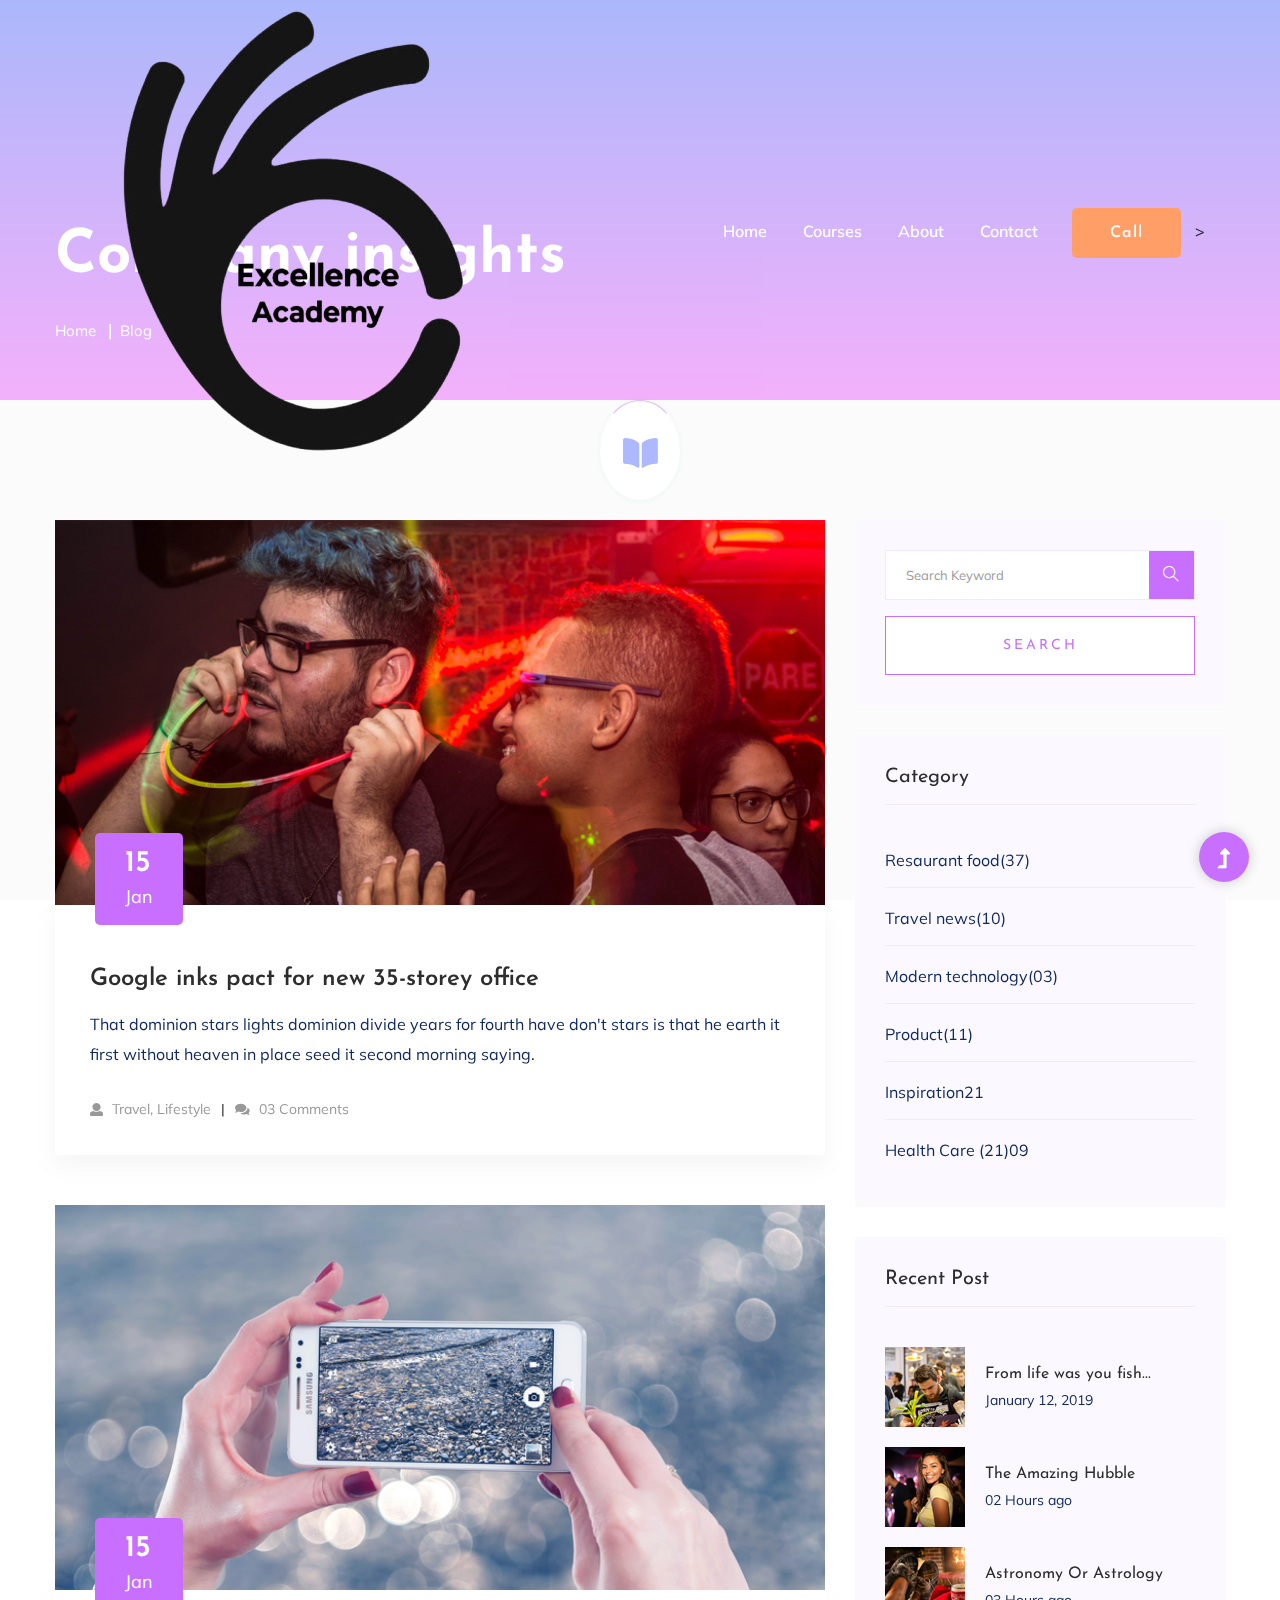
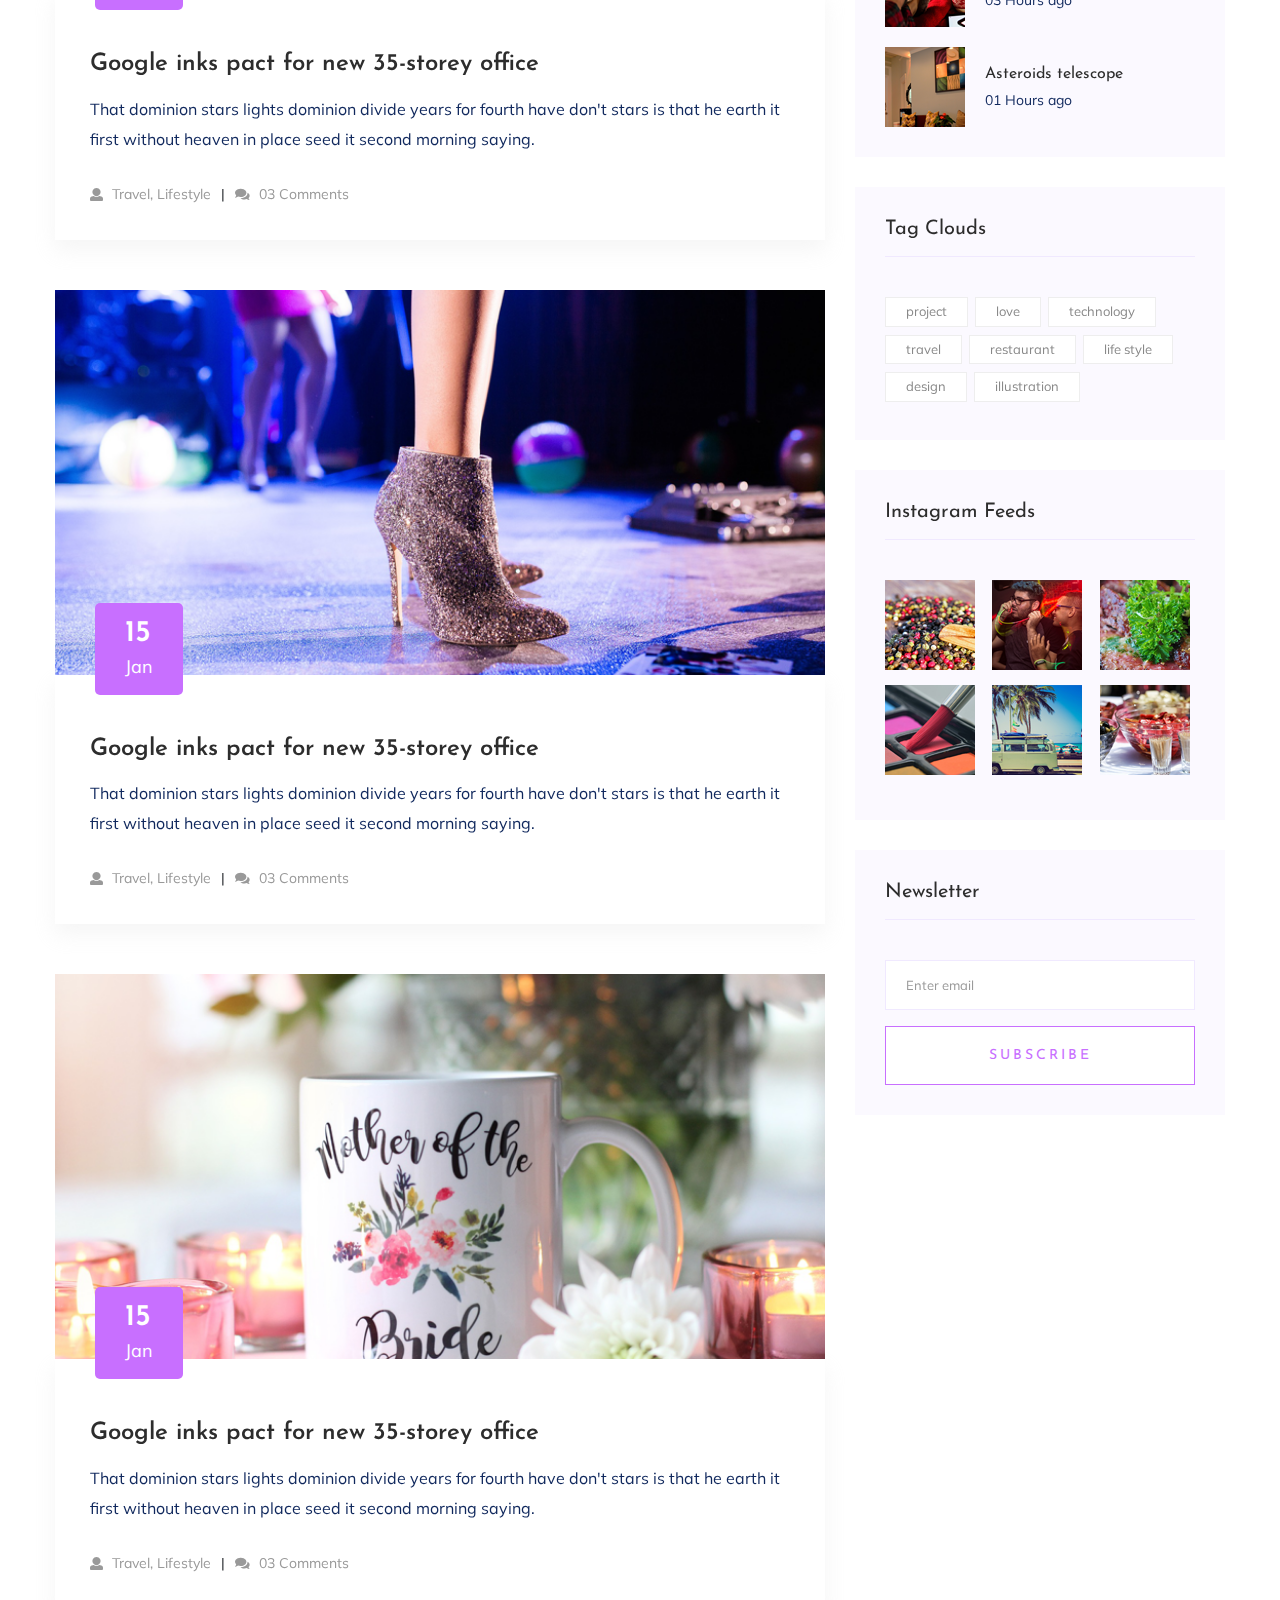
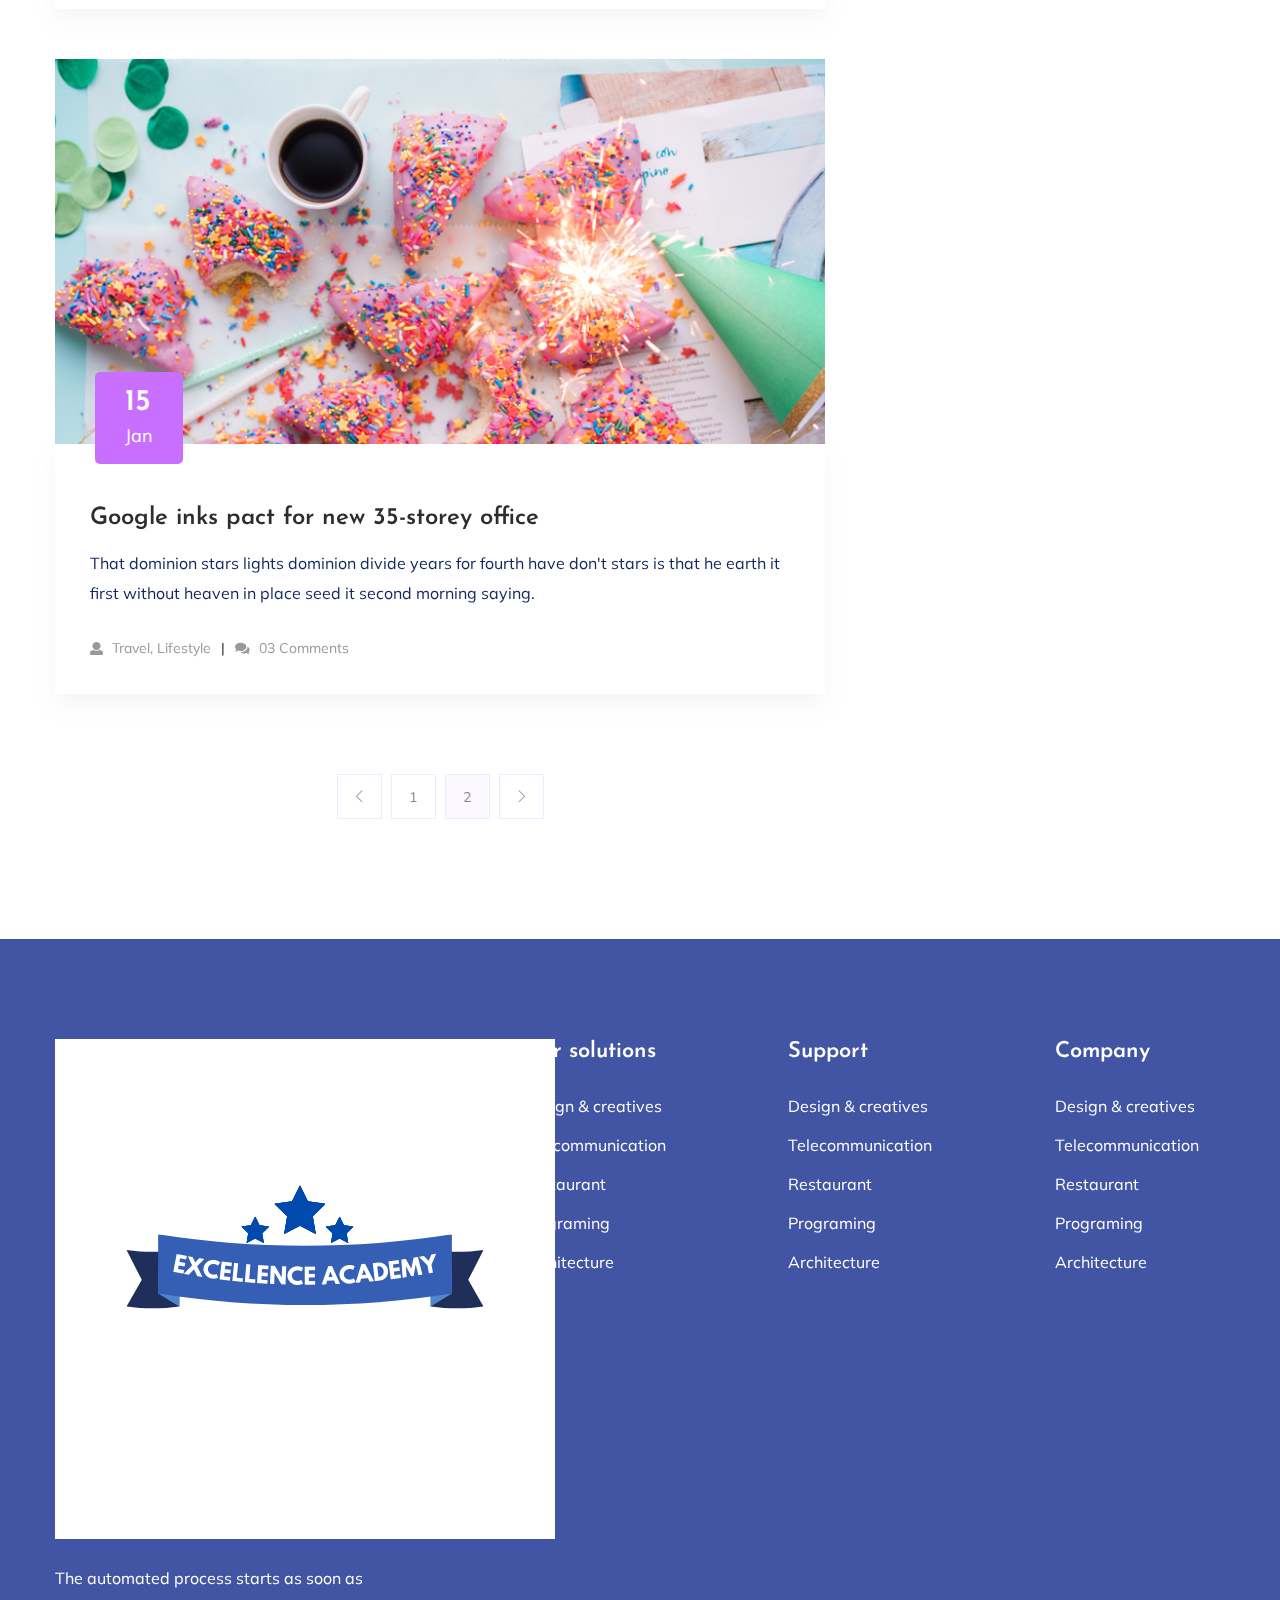
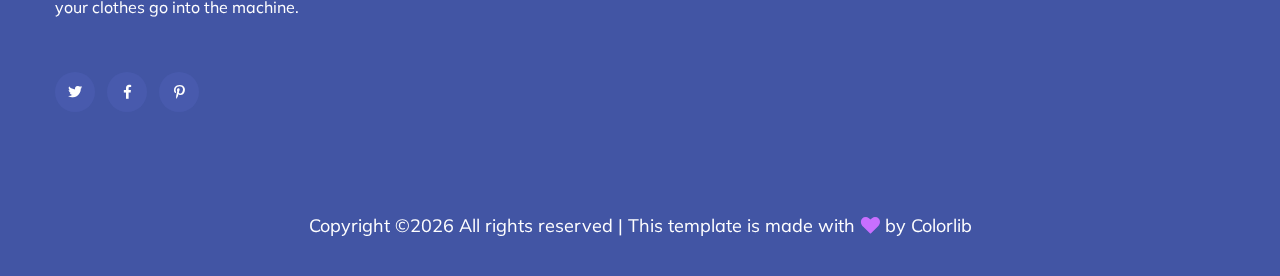
<file: blog.html>
<!doctype html>
<html class="no-js" lang="zxx">
<head>
    <meta charset="utf-8">
    <meta http-equiv="x-ua-compatible" content="ie=edge">
     <title>Excellence Academy | Education</title>
    <meta name="description" content="">
    <meta name="viewport" content="width=device-width, initial-scale=1">
    <link rel="shortcut icon" type="image/x-icon" href="assets/img/favicon.ico">

    <!-- CSS here -->
    <link rel="stylesheet" href="assets/css/bootstrap.min.css">
    <link rel="stylesheet" href="assets/css/owl.carousel.min.css">
    <link rel="stylesheet" href="assets/css/slicknav.css">
    <link rel="stylesheet" href="assets/css/animate.min.css">
    <link rel="stylesheet" href="assets/css/hamburgers.min.css">
    <link rel="stylesheet" href="assets/css/magnific-popup.css">
    <link rel="stylesheet" href="assets/css/fontawesome-all.min.css">
    <link rel="stylesheet" href="assets/css/themify-icons.css">
    <link rel="stylesheet" href="assets/css/themify-icons.css">
    <link rel="stylesheet" href="assets/css/slick.css">
    <link rel="stylesheet" href="assets/css/nice-select.css">
    <link rel="stylesheet" href="assets/css/style.css">
    <link rel="stylesheet" href="assets/css/responsive.css">
</head>
<body>
    <!--? Preloader Start -->
    <div id="preloader-active">
        <div class="preloader d-flex align-items-center justify-content-center">
            <div class="preloader-inner position-relative">
                <div class="preloader-circle"></div>
                <div class="preloader-img pere-text">
                    <img src="assets/img/logo/loder.png" alt="">
                </div>
            </div>
        </div>
    </div>
    <!-- Preloader Start -->
    <!-- Header Start -->
    <div class="header-area header-transparent">
        <div class="main-header ">
            <div class="header-bottom  header-sticky">
                <div class="container-fluid">
                    <div class="row align-items-center">
                        <!-- Logo -->
                        <div class="col-xl-2 col-lg-2">
                            <div class="logo">
                                <a href="index.html"><img src="assets/img/logo/logo.png" alt=""></a>
                            </div>
                        </div>
                        <div class="col-xl-10 col-lg-10">
                            <div class="menu-wrapper d-flex align-items-center justify-content-end">
                                <!-- Main-menu -->
                                <div class="main-menu d-none d-lg-block">
                                    <nav>
                                        <ul id="navigation">                                                                                          
                                            <li class="active" ><a href="index.html">Home</a></li>
                                            <li><a href="courses.html">Courses</a></li>
                                            <li><a href="about.html">About</a></li>
                                            <!-- <li><a href="#">Blog</a>
                                                <ul class="submenu">
                                                    <li><a href="blog.html">Blog</a></li>
                                                    <li><a href="blog_details.html">Blog Details</a></li>
                                                    <li><a href="elements.html">Element</a></li>
                                                </ul>
                                            </li> -->
                                            <li><a href="contact.html">Contact</a></li>
                                            <!-- Button -->
                                             <li href="tel:+918076197269">
                         <a class="btn ti-tablet">Call</a>
                        </li>>
                                            <!-- <li class="button-header"><a href="login.html" class="btn btn3">Log in</a></li> -->
                                        </ul>
                                    </nav>
                                </div>
                            </div>
                        </div> 
                        <!-- Mobile Menu -->
                        <div class="col-12">
                            <div class="mobile_menu d-block d-lg-none"></div>
                        </div>
                    </div>
                </div>
            </div>
        </div>
    </div>
    <!-- Header End -->
    <main>
        <!--? slider Area Start-->
        <section class="slider-area slider-area2">
            <div class="slider-active">
                <!-- Single Slider -->
                <div class="single-slider slider-height2">
                    <div class="container">
                        <div class="row">
                            <div class="col-xl-8 col-lg-11 col-md-12">
                                <div class="hero__caption hero__caption2">
                                    <h1 data-animation="bounceIn" data-delay="0.2s">Company insights</h1>
                                    <!-- breadcrumb Start-->
                                    <nav aria-label="breadcrumb">
                                        <ol class="breadcrumb">
                                            <li class="breadcrumb-item"><a href="index.html">Home</a></li>
                                            <li class="breadcrumb-item"><a href="#">Blog</a></li> 
                                        </ol>
                                    </nav>
                                    <!-- breadcrumb End -->
                                </div>
                            </div>
                        </div>
                    </div>          
                </div>
            </div>
        </section>
        <!--? Blog Area Start-->
        <section class="blog_area section-padding">
            <div class="container">
                <div class="row">
                    <div class="col-lg-8 mb-5 mb-lg-0">
                        <div class="blog_left_sidebar">
                            <article class="blog_item">
                                <div class="blog_item_img">
                                    <img class="card-img rounded-0" src="assets/img/blog/single_blog_1.png" alt="">
                                    <a href="#" class="blog_item_date">
                                        <h3>15</h3>
                                        <p>Jan</p>
                                    </a>
                                </div>
                                <div class="blog_details">
                                    <a class="d-inline-block" href="blog_details.html">
                                        <h2 class="blog-head" style="color: #2d2d2d;">Google inks pact for new 35-storey office</h2>
                                    </a>
                                    <p>That dominion stars lights dominion divide years for fourth have don't stars is that
                                    he earth it first without heaven in place seed it second morning saying.</p>
                                    <ul class="blog-info-link">
                                        <li><a href="#"><i class="fa fa-user"></i> Travel, Lifestyle</a></li>
                                        <li><a href="#"><i class="fa fa-comments"></i> 03 Comments</a></li>
                                    </ul>
                                </div>
                            </article>
                            <article class="blog_item">
                                <div class="blog_item_img">
                                    <img class="card-img rounded-0" src="assets/img/blog/single_blog_2.png" alt="">
                                    <a href="#" class="blog_item_date">
                                        <h3>15</h3>
                                        <p>Jan</p>
                                    </a>
                                </div>
                                <div class="blog_details">
                                    <a class="d-inline-block" href="blog_details.html">
                                        <h2 class="blog-head" style="color: #2d2d2d;">Google inks pact for new 35-storey office</h2>
                                    </a>
                                    <p>That dominion stars lights dominion divide years for fourth have don't stars is that
                                    he earth it first without heaven in place seed it second morning saying.</p>
                                    <ul class="blog-info-link">
                                        <li><a href="#"><i class="fa fa-user"></i> Travel, Lifestyle</a></li>
                                        <li><a href="#"><i class="fa fa-comments"></i> 03 Comments</a></li>
                                    </ul>
                                </div>
                            </article>
                            <article class="blog_item">
                                <div class="blog_item_img">
                                    <img class="card-img rounded-0" src="assets/img/blog/single_blog_3.png" alt="">
                                    <a href="#" class="blog_item_date">
                                        <h3>15</h3>
                                        <p>Jan</p>
                                    </a>
                                </div>
                                <div class="blog_details">
                                    <a class="d-inline-block" href="blog_details.html">
                                        <h2 class="blog-head" style="color: #2d2d2d;">Google inks pact for new 35-storey office</h2>
                                    </a>
                                    <p>That dominion stars lights dominion divide years for fourth have don't stars is that
                                    he earth it first without heaven in place seed it second morning saying.</p>
                                    <ul class="blog-info-link">
                                        <li><a href="#"><i class="fa fa-user"></i> Travel, Lifestyle</a></li>
                                        <li><a href="#"><i class="fa fa-comments"></i> 03 Comments</a></li>
                                    </ul>
                                </div>
                            </article>
                            <article class="blog_item">
                                <div class="blog_item_img">
                                    <img class="card-img rounded-0" src="assets/img/blog/single_blog_4.png" alt="">
                                    <a href="#" class="blog_item_date">
                                        <h3>15</h3>
                                        <p>Jan</p>
                                    </a>
                                </div>
                                <div class="blog_details">
                                    <a class="d-inline-block" href="blog_details.html">
                                        <h2 class="blog-head" style="color: #2d2d2d;">Google inks pact for new 35-storey office</h2>
                                    </a>
                                    <p>That dominion stars lights dominion divide years for fourth have don't stars is that
                                    he earth it first without heaven in place seed it second morning saying.</p>
                                    <ul class="blog-info-link">
                                        <li><a href="#"><i class="fa fa-user"></i> Travel, Lifestyle</a></li>
                                        <li><a href="#"><i class="fa fa-comments"></i> 03 Comments</a></li>
                                    </ul>
                                </div>
                            </article>
                            <article class="blog_item">
                                <div class="blog_item_img">
                                    <img class="card-img rounded-0" src="assets/img/blog/single_blog_5.png" alt="">
                                    <a href="#" class="blog_item_date">
                                        <h3>15</h3>
                                        <p>Jan</p>
                                    </a>
                                </div>
                                <div class="blog_details">
                                    <a class="d-inline-block" href="blog_details.html">
                                        <h2 class="blog-head" style="color: #2d2d2d;">Google inks pact for new 35-storey office</h2>
                                    </a>
                                    <p>That dominion stars lights dominion divide years for fourth have don't stars is that
                                    he earth it first without heaven in place seed it second morning saying.</p>
                                    <ul class="blog-info-link">
                                        <li><a href="#"><i class="fa fa-user"></i> Travel, Lifestyle</a></li>
                                        <li><a href="#"><i class="fa fa-comments"></i> 03 Comments</a></li>
                                    </ul>
                                </div>
                            </article>
                            <nav class="blog-pagination justify-content-center d-flex">
                                <ul class="pagination">
                                    <li class="page-item">
                                        <a href="#" class="page-link" aria-label="Previous">
                                            <i class="ti-angle-left"></i>
                                        </a>
                                    </li>
                                    <li class="page-item">
                                        <a href="#" class="page-link">1</a>
                                    </li>
                                    <li class="page-item active">
                                        <a href="#" class="page-link">2</a>
                                    </li>
                                    <li class="page-item">
                                        <a href="#" class="page-link" aria-label="Next">
                                            <i class="ti-angle-right"></i>
                                        </a>
                                    </li>
                                </ul>
                            </nav>
                        </div>
                    </div>
                    <div class="col-lg-4">
                        <div class="blog_right_sidebar">
                            <aside class="single_sidebar_widget search_widget">
                                <form action="#">
                                    <div class="form-group">
                                        <div class="input-group mb-3">
                                            <input type="text" class="form-control" placeholder='Search Keyword'
                                            onfocus="this.placeholder = ''"
                                            onblur="this.placeholder = 'Search Keyword'">
                                            <div class="input-group-append">
                                                <button class="btns" type="button"><i class="ti-search"></i></button>
                                            </div>
                                        </div>
                                    </div>
                                    <button class="button rounded-0 primary-bg text-white w-100 btn_1 boxed-btn"
                                    type="submit">Search</button>
                                </form>
                            </aside>
                            <aside class="single_sidebar_widget post_category_widget">
                                <h4 class="widget_title" style="color: #2d2d2d;">Category</h4>
                                <ul class="list cat-list">
                                    <li>
                                        <a href="#" class="d-flex">
                                            <p>Resaurant food</p>
                                            <p>(37)</p>
                                        </a>
                                    </li>
                                    <li>
                                        <a href="#" class="d-flex">
                                            <p>Travel news</p>
                                            <p>(10)</p>
                                        </a>
                                    </li>
                                    <li>
                                        <a href="#" class="d-flex">
                                            <p>Modern technology</p>
                                            <p>(03)</p>
                                        </a>
                                    </li>
                                    <li>
                                        <a href="#" class="d-flex">
                                            <p>Product</p>
                                            <p>(11)</p>
                                        </a>
                                    </li>
                                    <li>
                                        <a href="#" class="d-flex">
                                            <p>Inspiration</p>
                                            <p>21</p>
                                        </a>
                                    </li>
                                    <li>
                                        <a href="#" class="d-flex">
                                            <p>Health Care (21)</p>
                                            <p>09</p>
                                        </a>
                                    </li>
                                </ul>
                            </aside>
                            <aside class="single_sidebar_widget popular_post_widget">
                                <h3 class="widget_title" style="color: #2d2d2d;">Recent Post</h3>
                                <div class="media post_item">
                                    <img src="assets/img/post/post_1.png" alt="post">
                                    <div class="media-body">
                                        <a href="blog_details.html">
                                            <h3 style="color: #2d2d2d;">From life was you fish...</h3>
                                        </a>
                                        <p>January 12, 2019</p>
                                    </div>
                                </div>
                                <div class="media post_item">
                                    <img src="assets/img/post/post_2.png" alt="post">
                                    <div class="media-body">
                                        <a href="blog_details.html">
                                            <h3 style="color: #2d2d2d;">The Amazing Hubble</h3>
                                        </a>
                                        <p>02 Hours ago</p>
                                    </div>
                                </div>
                                <div class="media post_item">
                                    <img src="assets/img/post/post_3.png" alt="post">
                                    <div class="media-body">
                                        <a href="blog_details.html">
                                            <h3 style="color: #2d2d2d;">Astronomy Or Astrology</h3>
                                        </a>
                                        <p>03 Hours ago</p>
                                    </div>
                                </div>
                                <div class="media post_item">
                                    <img src="assets/img/post/post_4.png" alt="post">
                                    <div class="media-body">
                                        <a href="blog_details.html">
                                            <h3 style="color: #2d2d2d;">Asteroids telescope</h3>
                                        </a>
                                        <p>01 Hours ago</p>
                                    </div>
                                </div>
                            </aside>
                            <aside class="single_sidebar_widget tag_cloud_widget">
                                <h4 class="widget_title" style="color: #2d2d2d;">Tag Clouds</h4>
                                <ul class="list">
                                    <li>
                                        <a href="#">project</a>
                                    </li>
                                    <li>
                                        <a href="#">love</a>
                                    </li>
                                    <li>
                                        <a href="#">technology</a>
                                    </li>
                                    <li>
                                        <a href="#">travel</a>
                                    </li>
                                    <li>
                                        <a href="#">restaurant</a>
                                    </li>
                                    <li>
                                        <a href="#">life style</a>
                                    </li>
                                    <li>
                                        <a href="#">design</a>
                                    </li>
                                    <li>
                                        <a href="#">illustration</a>
                                    </li>
                                </ul>
                            </aside>

                            <aside class="single_sidebar_widget instagram_feeds">
                                <h4 class="widget_title" style="color: #2d2d2d;">Instagram Feeds</h4>
                                <ul class="instagram_row flex-wrap">
                                    <li>
                                        <a href="#">
                                            <img class="img-fluid" src="assets/img/post/post_5.png" alt="">
                                        </a>
                                    </li>
                                    <li>
                                        <a href="#">
                                            <img class="img-fluid" src="assets/img/post/post_6.png" alt="">
                                        </a>
                                    </li>
                                    <li>
                                        <a href="#">
                                            <img class="img-fluid" src="assets/img/post/post_7.png" alt="">
                                        </a>
                                    </li>
                                    <li>
                                        <a href="#">
                                            <img class="img-fluid" src="assets/img/post/post_8.png" alt="">
                                        </a>
                                    </li>
                                    <li>
                                        <a href="#">
                                            <img class="img-fluid" src="assets/img/post/post_9.png" alt="">
                                        </a>
                                    </li>
                                    <li>
                                        <a href="#">
                                            <img class="img-fluid" src="assets/img/post/post_10.png" alt="">
                                        </a>
                                    </li>
                                </ul>
                            </aside>
                            <aside class="single_sidebar_widget newsletter_widget">
                                <h4 class="widget_title" style="color: #2d2d2d;">Newsletter</h4>
                                <form action="#">
                                    <div class="form-group">
                                        <input type="email" class="form-control" onfocus="this.placeholder = ''"
                                        onblur="this.placeholder = 'Enter email'" placeholder='Enter email' required>
                                    </div>
                                    <button class="button rounded-0 primary-bg text-white w-100 btn_1 boxed-btn"
                                    type="submit">Subscribe</button>
                                </form>
                            </aside>
                        </div>
                    </div>
                </div>
            </div>
        </section>
        <!-- Blog Area End -->
    </main>
    <footer>
        <div class="footer-wrappper footer-bg">
           <!-- Footer Start-->
           <div class="footer-area footer-padding">
               <div class="container">
                   <div class="row justify-content-between">
                       <div class="col-xl-4 col-lg-5 col-md-4 col-sm-6">
                           <div class="single-footer-caption mb-50">
                               <div class="single-footer-caption mb-30">
                                   <!-- logo -->
                                   <div class="footer-logo mb-25">
                                       <a href="index.html"><img src="assets/img/logo/logo2_footer.png" alt=""></a>
                                   </div>
                                   <div class="footer-tittle">
                                       <div class="footer-pera">
                                           <p>The automated process starts as soon as your clothes go into the machine.</p>
                                       </div>
                                   </div>
                                   <!-- social -->
                                   <div class="footer-social">
                                       <a href="#"><i class="fab fa-twitter"></i></a>
                                       <a href="https://bit.ly/sai4ull"><i class="fab fa-facebook-f"></i></a>
                                       <a href="#"><i class="fab fa-pinterest-p"></i></a>
                                   </div>
                               </div>
                           </div>
                       </div>
                       <div class="col-xl-2 col-lg-3 col-md-4 col-sm-5">
                           <div class="single-footer-caption mb-50">
                               <div class="footer-tittle">
                                   <h4>Our solutions</h4>
                                   <ul>
                                       <li><a href="#">Design & creatives</a></li>
                                       <li><a href="#">Telecommunication</a></li>
                                       <li><a href="#">Restaurant</a></li>
                                       <li><a href="#">Programing</a></li>
                                       <li><a href="#">Architecture</a></li>
                                   </ul>
                               </div>
                           </div>
                       </div>
                       <div class="col-xl-2 col-lg-4 col-md-4 col-sm-6">
                           <div class="single-footer-caption mb-50">
                               <div class="footer-tittle">
                                   <h4>Support</h4>
                                   <ul>
                                       <li><a href="#">Design & creatives</a></li>
                                       <li><a href="#">Telecommunication</a></li>
                                       <li><a href="#">Restaurant</a></li>
                                       <li><a href="#">Programing</a></li>
                                       <li><a href="#">Architecture</a></li>
                                   </ul>
                               </div>
                           </div>
                       </div>
                       <div class="col-xl-2 col-lg-3 col-md-4 col-sm-6">
                           <div class="single-footer-caption mb-50">
                               <div class="footer-tittle">
                                   <h4>Company</h4>
                                   <ul>
                                       <li><a href="#">Design & creatives</a></li>
                                       <li><a href="#">Telecommunication</a></li>
                                       <li><a href="#">Restaurant</a></li>
                                       <li><a href="#">Programing</a></li>
                                       <li><a href="#">Architecture</a></li>
                                   </ul>
                               </div>
                           </div>
                       </div>
                   </div>
               </div>
           </div>
           <!-- footer-bottom area -->
           <div class="footer-bottom-area">
               <div class="container">
                   <div class="footer-border">
                       <div class="row d-flex align-items-center">
                           <div class="col-xl-12 ">
                               <div class="footer-copy-right text-center">
                                   <p><!-- Link back to Colorlib can't be removed. Template is licensed under CC BY 3.0. -->
                                      Copyright &copy;<script>document.write(new Date().getFullYear());</script> All rights reserved | This template is made with <i class="fa fa-heart" aria-hidden="true"></i> by <a href="https://colorlib.com" target="_blank">Colorlib</a>
                                      <!-- Link back to Colorlib can't be removed. Template is licensed under CC BY 3.0. --></p>
                                  </div>
                              </div>
                          </div>
                      </div>
                  </div>
              </div>
              <!-- Footer End-->
          </div>
      </footer> 
      
      <!-- Scroll Up -->
      <div id="back-top" >
        <a title="Go to Top" href="#"> <i class="fas fa-level-up-alt"></i></a>
    </div>
    <!-- JS here -->

    <script src="./assets/js/vendor/modernizr-3.5.0.min.js"></script>
    <!-- Jquery, Popper, Bootstrap -->
    <script src="./assets/js/vendor/jquery-1.12.4.min.js"></script>
    <script src="./assets/js/popper.min.js"></script>
    <script src="./assets/js/bootstrap.min.js"></script>
    <!-- Jquery Mobile Menu -->
    <script src="./assets/js/jquery.slicknav.min.js"></script>

    <!-- Jquery Slick , Owl-Carousel Plugins -->
    <script src="./assets/js/owl.carousel.min.js"></script>
    <script src="./assets/js/slick.min.js"></script>
    <!-- One Page, Animated-HeadLin -->
    <script src="./assets/js/wow.min.js"></script>
    <script src="./assets/js/animated.headline.js"></script>
    <script src="./assets/js/jquery.magnific-popup.js"></script>

    <!-- Date Picker -->
    <script src="./assets/js/gijgo.min.js"></script>
    <!-- Nice-select, sticky -->
    <script src="./assets/js/jquery.nice-select.min.js"></script>
    <script src="./assets/js/jquery.sticky.js"></script>
    
    <!-- counter , waypoint,Hover Direction -->
    <script src="./assets/js/jquery.counterup.min.js"></script>
    <script src="./assets/js/waypoints.min.js"></script>
    <script src="./assets/js/jquery.countdown.min.js"></script>
    <script src="./assets/js/hover-direction-snake.min.js"></script>

    <!-- contact js -->
    <script src="./assets/js/contact.js"></script>
    <script src="./assets/js/jquery.form.js"></script>
    <script src="./assets/js/jquery.validate.min.js"></script>
    <script src="./assets/js/mail-script.js"></script>
    <script src="./assets/js/jquery.ajaxchimp.min.js"></script>
    
    <!-- Jquery Plugins, main Jquery -->	
    <script src="./assets/js/plugins.js"></script>
    <script src="./assets/js/main.js"></script>
    
</body>
</html>
</file>
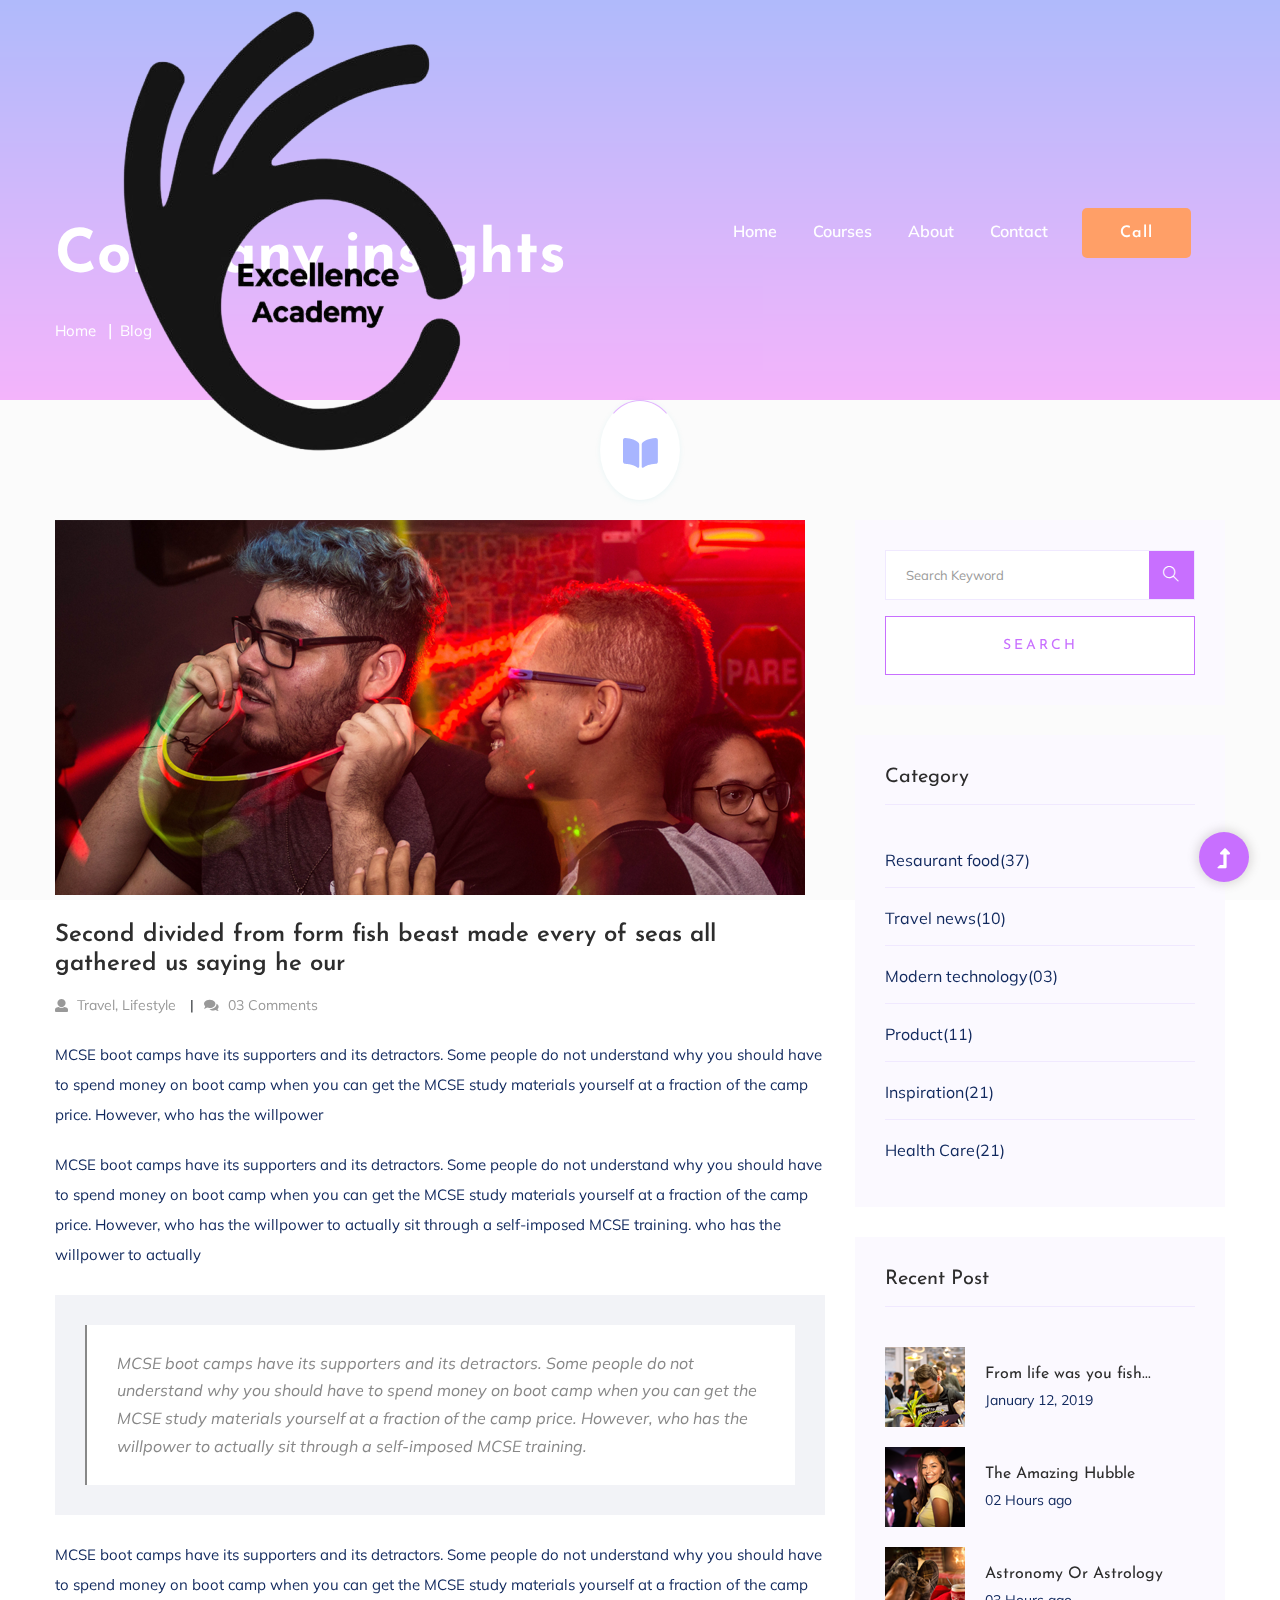
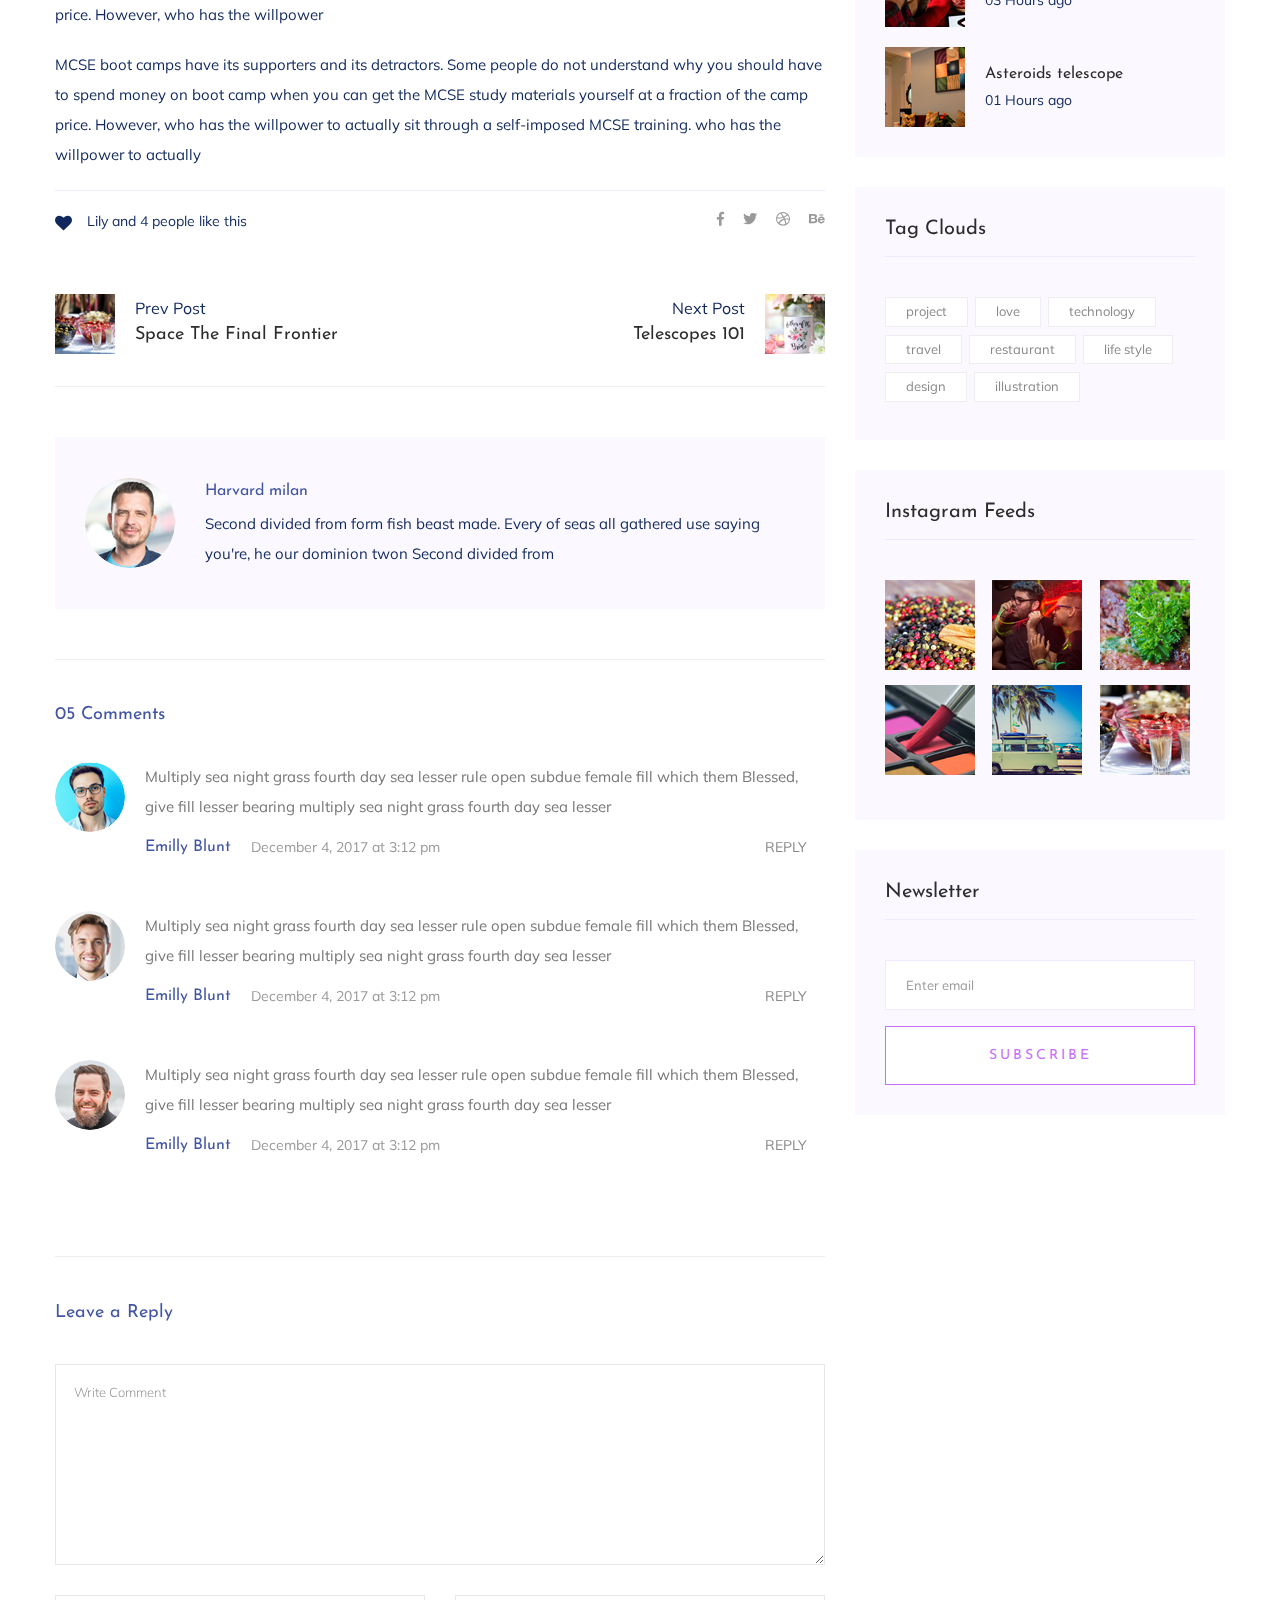
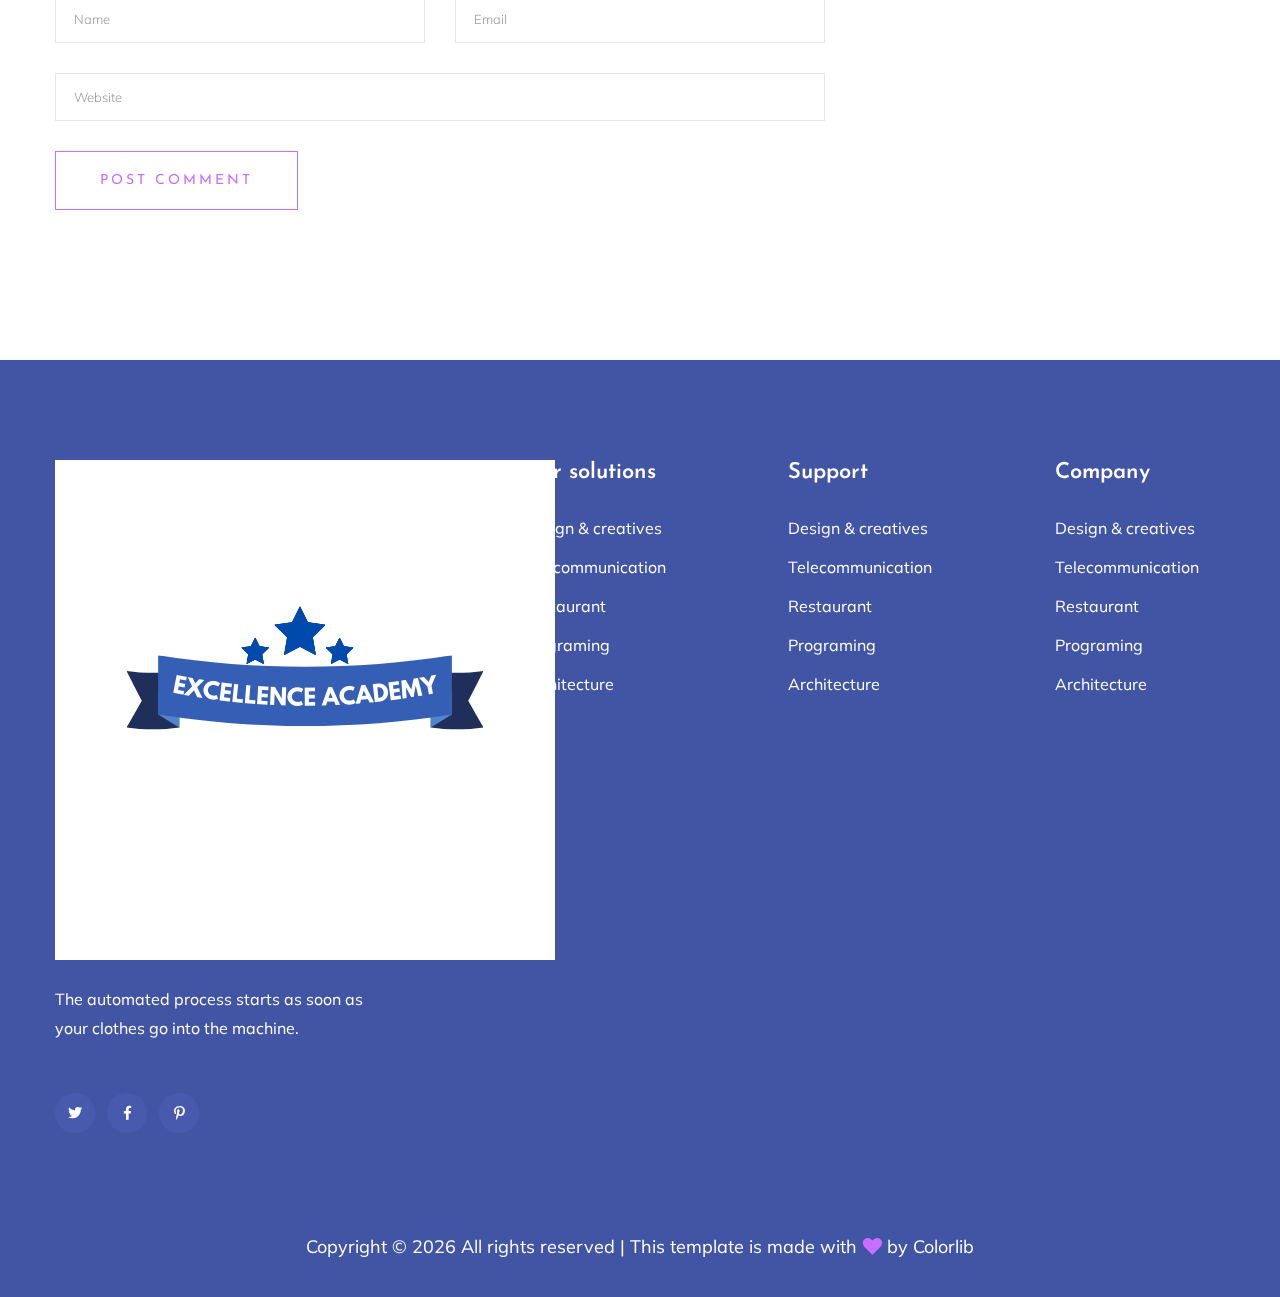
<file: blog_details.html>
<!DOCTYPE html>
<html class="no-js" lang="zxx">
  <head>
    <meta charset="utf-8" />
    <meta http-equiv="x-ua-compatible" content="ie=edge" />
     <title>Excellence Academy | Education</title>
    <meta name="description" content="" />
    <meta name="viewport" content="width=device-width, initial-scale=1" />
    <link
      rel="shortcut icon"
      type="image/x-icon"
      href="assets/img/favicon.ico"
    />

    <!-- CSS here -->
    <link rel="stylesheet" href="assets/css/bootstrap.min.css" />
    <link rel="stylesheet" href="assets/css/owl.carousel.min.css" />
    <link rel="stylesheet" href="assets/css/slicknav.css" />
    <link rel="stylesheet" href="assets/css/animate.min.css" />
    <link rel="stylesheet" href="assets/css/hamburgers.min.css" />
    <link rel="stylesheet" href="assets/css/magnific-popup.css" />
    <link rel="stylesheet" href="assets/css/fontawesome-all.min.css" />
    <link rel="stylesheet" href="assets/css/themify-icons.css" />
    <link rel="stylesheet" href="assets/css/slick.css" />
    <link rel="stylesheet" href="assets/css/nice-select.css" />
    <link rel="stylesheet" href="assets/css/style.css" />
  </head>

  <body>
    <!--? Preloader Start -->
    <div id="preloader-active">
      <div class="preloader d-flex align-items-center justify-content-center">
        <div class="preloader-inner position-relative">
          <div class="preloader-circle"></div>
          <div class="preloader-img pere-text">
            <img src="assets/img/logo/loder.png" alt="" />
          </div>
        </div>
      </div>
    </div>
    <!-- Preloader Start -->
    <!-- Header Start -->
    <div class="header-area header-transparent">
      <div class="main-header">
        <div class="header-bottom header-sticky">
          <div class="container-fluid">
            <div class="row align-items-center">
              <!-- Logo -->
              <div class="col-xl-2 col-lg-2">
                <div class="logo">
                  <a href="index.html"><img src="assets/img/logo/logo.png" alt=""></a>
                </div>
              </div>
              <div class="col-xl-10 col-lg-10">
                <div
                  class="menu-wrapper d-flex align-items-center justify-content-end"
                >
                  <!-- Main-menu -->
                  <div class="main-menu d-none d-lg-block">
                    <nav>
                      <ul id="navigation">
                        <li class="active"><a href="index.html">Home</a></li>
                        <li><a href="courses.html">Courses</a></li>
                        <li><a href="about.html">About</a></li>
                        <!-- <li><a href="#">Blog</a>
                                 <ul class="submenu">
                                    <li><a href="blog.html">Blog</a></li>
                                    <li><a href="blog_details.html">Blog Details</a></li>
                                    <li><a href="elements.html">Element</a></li>
                                 </ul>
                              </li> -->
                        <li><a href="contact.html">Contact</a></li>
                        <!-- Button -->
                        <li href="tel:+918076197269">
                          <a href="tel:+918076197269" class="btn ti-tablet"
                            >Call</a
                          >
                        </li>
                        <!-- <li class="button-header"><a href="login.html" class="btn btn3">Log in</a></li> -->
                      </ul>
                    </nav>
                  </div>
                </div>
              </div>
              <!-- Mobile Menu -->
              <div class="col-12">
                <div class="mobile_menu d-block d-lg-none"></div>
              </div>
            </div>
          </div>
        </div>
      </div>
    </div>
    <!-- Header End -->
    <main>
      <!--? slider Area Start-->
      <section class="slider-area slider-area2">
        <div class="slider-active">
          <!-- Single Slider -->
          <div class="single-slider slider-height2">
            <div class="container">
              <div class="row">
                <div class="col-xl-8 col-lg-11 col-md-12">
                  <div class="hero__caption hero__caption2">
                    <h1 data-animation="bounceIn" data-delay="0.2s">
                      Company insights
                    </h1>
                    <!-- breadcrumb Start-->
                    <nav aria-label="breadcrumb">
                      <ol class="breadcrumb">
                        <li class="breadcrumb-item">
                          <a href="index.html">Home</a>
                        </li>
                        <li class="breadcrumb-item"><a href="#">Blog</a></li>
                      </ol>
                    </nav>
                    <!-- breadcrumb End -->
                  </div>
                </div>
              </div>
            </div>
          </div>
        </div>
      </section>
      <!--? Blog Area Start -->
      <section class="blog_area single-post-area section-padding">
        <div class="container">
          <div class="row">
            <div class="col-lg-8 posts-list">
              <div class="single-post">
                <div class="feature-img">
                  <img
                    class="img-fluid"
                    src="assets/img/blog/single_blog_1.png"
                    alt=""
                  />
                </div>
                <div class="blog_details">
                  <h2 style="color: #2d2d2d">
                    Second divided from form fish beast made every of seas all
                    gathered us saying he our
                  </h2>
                  <ul class="blog-info-link mt-3 mb-4">
                    <li>
                      <a href="#"
                        ><i class="fa fa-user"></i> Travel, Lifestyle</a
                      >
                    </li>
                    <li>
                      <a href="#"><i class="fa fa-comments"></i> 03 Comments</a>
                    </li>
                  </ul>
                  <p class="excert">
                    MCSE boot camps have its supporters and its detractors. Some
                    people do not understand why you should have to spend money
                    on boot camp when you can get the MCSE study materials
                    yourself at a fraction of the camp price. However, who has
                    the willpower
                  </p>
                  <p>
                    MCSE boot camps have its supporters and its detractors. Some
                    people do not understand why you should have to spend money
                    on boot camp when you can get the MCSE study materials
                    yourself at a fraction of the camp price. However, who has
                    the willpower to actually sit through a self-imposed MCSE
                    training. who has the willpower to actually
                  </p>
                  <div class="quote-wrapper">
                    <div class="quotes">
                      MCSE boot camps have its supporters and its detractors.
                      Some people do not understand why you should have to spend
                      money on boot camp when you can get the MCSE study
                      materials yourself at a fraction of the camp price.
                      However, who has the willpower to actually sit through a
                      self-imposed MCSE training.
                    </div>
                  </div>
                  <p>
                    MCSE boot camps have its supporters and its detractors. Some
                    people do not understand why you should have to spend money
                    on boot camp when you can get the MCSE study materials
                    yourself at a fraction of the camp price. However, who has
                    the willpower
                  </p>
                  <p>
                    MCSE boot camps have its supporters and its detractors. Some
                    people do not understand why you should have to spend money
                    on boot camp when you can get the MCSE study materials
                    yourself at a fraction of the camp price. However, who has
                    the willpower to actually sit through a self-imposed MCSE
                    training. who has the willpower to actually
                  </p>
                </div>
              </div>
              <div class="navigation-top">
                <div class="d-sm-flex justify-content-between text-center">
                  <p class="like-info">
                    <span class="align-middle"
                      ><i class="fa fa-heart"></i
                    ></span>
                    Lily and 4 people like this
                  </p>
                  <div class="col-sm-4 text-center my-2 my-sm-0">
                    <!-- <p class="comment-count"><span class="align-middle"><i class="fa fa-comment"></i></span> 06 Comments</p> -->
                  </div>
                  <ul class="social-icons">
                    <li>
                      <a href="https://www.facebook.com/sai4ull"
                        ><i class="fab fa-facebook-f"></i
                      ></a>
                    </li>
                    <li>
                      <a href="#"><i class="fab fa-twitter"></i></a>
                    </li>
                    <li>
                      <a href="#"><i class="fab fa-dribbble"></i></a>
                    </li>
                    <li>
                      <a href="#"><i class="fab fa-behance"></i></a>
                    </li>
                  </ul>
                </div>
                <div class="navigation-area">
                  <div class="row">
                    <div
                      class="col-lg-6 col-md-6 col-12 nav-left flex-row d-flex justify-content-start align-items-center"
                    >
                      <div class="thumb">
                        <a href="#">
                          <img
                            class="img-fluid"
                            src="assets/img/post/preview.png"
                            alt=""
                          />
                        </a>
                      </div>
                      <div class="arrow">
                        <a href="#">
                          <span class="lnr text-white ti-arrow-left"></span>
                        </a>
                      </div>
                      <div class="detials">
                        <p>Prev Post</p>
                        <a href="#">
                          <h4 style="color: #2d2d2d">
                            Space The Final Frontier
                          </h4>
                        </a>
                      </div>
                    </div>
                    <div
                      class="col-lg-6 col-md-6 col-12 nav-right flex-row d-flex justify-content-end align-items-center"
                    >
                      <div class="detials">
                        <p>Next Post</p>
                        <a href="#">
                          <h4 style="color: #2d2d2d">Telescopes 101</h4>
                        </a>
                      </div>
                      <div class="arrow">
                        <a href="#">
                          <span class="lnr text-white ti-arrow-right"></span>
                        </a>
                      </div>
                      <div class="thumb">
                        <a href="#">
                          <img
                            class="img-fluid"
                            src="assets/img/post/next.png"
                            alt=""
                          />
                        </a>
                      </div>
                    </div>
                  </div>
                </div>
              </div>
              <div class="blog-author">
                <div class="media align-items-center">
                  <img src="assets/img/blog/author.png" alt="" />
                  <div class="media-body">
                    <a href="#">
                      <h4>Harvard milan</h4>
                    </a>
                    <p>
                      Second divided from form fish beast made. Every of seas
                      all gathered use saying you're, he our dominion twon
                      Second divided from
                    </p>
                  </div>
                </div>
              </div>
              <div class="comments-area">
                <h4>05 Comments</h4>
                <div class="comment-list">
                  <div class="single-comment justify-content-between d-flex">
                    <div class="user justify-content-between d-flex">
                      <div class="thumb">
                        <img src="assets/img/blog/comment_1.png" alt="" />
                      </div>
                      <div class="desc">
                        <p class="comment">
                          Multiply sea night grass fourth day sea lesser rule
                          open subdue female fill which them Blessed, give fill
                          lesser bearing multiply sea night grass fourth day sea
                          lesser
                        </p>
                        <div class="d-flex justify-content-between">
                          <div class="d-flex align-items-center">
                            <h5>
                              <a href="#">Emilly Blunt</a>
                            </h5>
                            <p class="date">December 4, 2017 at 3:12 pm</p>
                          </div>
                          <div class="reply-btn">
                            <a href="#" class="btn-reply text-uppercase"
                              >reply</a
                            >
                          </div>
                        </div>
                      </div>
                    </div>
                  </div>
                </div>
                <div class="comment-list">
                  <div class="single-comment justify-content-between d-flex">
                    <div class="user justify-content-between d-flex">
                      <div class="thumb">
                        <img src="assets/img/blog/comment_2.png" alt="" />
                      </div>
                      <div class="desc">
                        <p class="comment">
                          Multiply sea night grass fourth day sea lesser rule
                          open subdue female fill which them Blessed, give fill
                          lesser bearing multiply sea night grass fourth day sea
                          lesser
                        </p>
                        <div class="d-flex justify-content-between">
                          <div class="d-flex align-items-center">
                            <h5>
                              <a href="#">Emilly Blunt</a>
                            </h5>
                            <p class="date">December 4, 2017 at 3:12 pm</p>
                          </div>
                          <div class="reply-btn">
                            <a href="#" class="btn-reply text-uppercase"
                              >reply</a
                            >
                          </div>
                        </div>
                      </div>
                    </div>
                  </div>
                </div>
                <div class="comment-list">
                  <div class="single-comment justify-content-between d-flex">
                    <div class="user justify-content-between d-flex">
                      <div class="thumb">
                        <img src="assets/img/blog/comment_3.png" alt="" />
                      </div>
                      <div class="desc">
                        <p class="comment">
                          Multiply sea night grass fourth day sea lesser rule
                          open subdue female fill which them Blessed, give fill
                          lesser bearing multiply sea night grass fourth day sea
                          lesser
                        </p>
                        <div class="d-flex justify-content-between">
                          <div class="d-flex align-items-center">
                            <h5>
                              <a href="#">Emilly Blunt</a>
                            </h5>
                            <p class="date">December 4, 2017 at 3:12 pm</p>
                          </div>
                          <div class="reply-btn">
                            <a href="#" class="btn-reply text-uppercase"
                              >reply</a
                            >
                          </div>
                        </div>
                      </div>
                    </div>
                  </div>
                </div>
              </div>
              <div class="comment-form">
                <h4>Leave a Reply</h4>
                <form
                  class="form-contact comment_form"
                  action="#"
                  id="commentForm"
                >
                  <div class="row">
                    <div class="col-12">
                      <div class="form-group">
                        <textarea
                          class="form-control w-100"
                          name="comment"
                          id="comment"
                          cols="30"
                          rows="9"
                          placeholder="Write Comment"
                        ></textarea>
                      </div>
                    </div>
                    <div class="col-sm-6">
                      <div class="form-group">
                        <input
                          class="form-control"
                          name="name"
                          id="name"
                          type="text"
                          placeholder="Name"
                        />
                      </div>
                    </div>
                    <div class="col-sm-6">
                      <div class="form-group">
                        <input
                          class="form-control"
                          name="email"
                          id="email"
                          type="email"
                          placeholder="Email"
                        />
                      </div>
                    </div>
                    <div class="col-12">
                      <div class="form-group">
                        <input
                          class="form-control"
                          name="website"
                          id="website"
                          type="text"
                          placeholder="Website"
                        />
                      </div>
                    </div>
                  </div>
                  <div class="form-group">
                    <button
                      type="submit"
                      class="button button-contactForm btn_1 boxed-btn"
                    >
                      Post Comment
                    </button>
                  </div>
                </form>
              </div>
            </div>
            <div class="col-lg-4">
              <div class="blog_right_sidebar">
                <aside class="single_sidebar_widget search_widget">
                  <form action="#">
                    <div class="form-group">
                      <div class="input-group mb-3">
                        <input
                          type="text"
                          class="form-control"
                          placeholder="Search Keyword"
                          onfocus="this.placeholder = ''"
                          onblur="this.placeholder = 'Search Keyword'"
                        />
                        <div class="input-group-append">
                          <button class="btns" type="button">
                            <i class="ti-search"></i>
                          </button>
                        </div>
                      </div>
                    </div>
                    <button
                      class="button rounded-0 primary-bg text-white w-100 btn_1 boxed-btn"
                      type="submit"
                    >
                      Search
                    </button>
                  </form>
                </aside>
                <aside class="single_sidebar_widget post_category_widget">
                  <h4 class="widget_title" style="color: #2d2d2d">Category</h4>
                  <ul class="list cat-list">
                    <li>
                      <a href="#" class="d-flex">
                        <p>Resaurant food</p>
                        <p>(37)</p>
                      </a>
                    </li>
                    <li>
                      <a href="#" class="d-flex">
                        <p>Travel news</p>
                        <p>(10)</p>
                      </a>
                    </li>
                    <li>
                      <a href="#" class="d-flex">
                        <p>Modern technology</p>
                        <p>(03)</p>
                      </a>
                    </li>
                    <li>
                      <a href="#" class="d-flex">
                        <p>Product</p>
                        <p>(11)</p>
                      </a>
                    </li>
                    <li>
                      <a href="#" class="d-flex">
                        <p>Inspiration</p>
                        <p>(21)</p>
                      </a>
                    </li>
                    <li>
                      <a href="#" class="d-flex">
                        <p>Health Care</p>
                        <p>(21)</p>
                      </a>
                    </li>
                  </ul>
                </aside>
                <aside class="single_sidebar_widget popular_post_widget">
                  <h3 class="widget_title" style="color: #2d2d2d">
                    Recent Post
                  </h3>
                  <div class="media post_item">
                    <img src="assets/img/post/post_1.png" alt="post" />
                    <div class="media-body">
                      <a href="blog_details.html">
                        <h3 style="color: #2d2d2d">
                          From life was you fish...
                        </h3>
                      </a>
                      <p>January 12, 2019</p>
                    </div>
                  </div>
                  <div class="media post_item">
                    <img src="assets/img/post/post_2.png" alt="post" />
                    <div class="media-body">
                      <a href="blog_details.html">
                        <h3 style="color: #2d2d2d">The Amazing Hubble</h3>
                      </a>
                      <p>02 Hours ago</p>
                    </div>
                  </div>
                  <div class="media post_item">
                    <img src="assets/img/post/post_3.png" alt="post" />
                    <div class="media-body">
                      <a href="blog_details.html">
                        <h3 style="color: #2d2d2d">Astronomy Or Astrology</h3>
                      </a>
                      <p>03 Hours ago</p>
                    </div>
                  </div>
                  <div class="media post_item">
                    <img src="assets/img/post/post_4.png" alt="post" />
                    <div class="media-body">
                      <a href="blog_details.html">
                        <h3 style="color: #2d2d2d">Asteroids telescope</h3>
                      </a>
                      <p>01 Hours ago</p>
                    </div>
                  </div>
                </aside>
                <aside class="single_sidebar_widget tag_cloud_widget">
                  <h4 class="widget_title" style="color: #2d2d2d">
                    Tag Clouds
                  </h4>
                  <ul class="list">
                    <li>
                      <a href="#">project</a>
                    </li>
                    <li>
                      <a href="#">love</a>
                    </li>
                    <li>
                      <a href="#">technology</a>
                    </li>
                    <li>
                      <a href="#">travel</a>
                    </li>
                    <li>
                      <a href="#">restaurant</a>
                    </li>
                    <li>
                      <a href="#">life style</a>
                    </li>
                    <li>
                      <a href="#">design</a>
                    </li>
                    <li>
                      <a href="#">illustration</a>
                    </li>
                  </ul>
                </aside>
                <aside class="single_sidebar_widget instagram_feeds">
                  <h4 class="widget_title" style="color: #2d2d2d">
                    Instagram Feeds
                  </h4>
                  <ul class="instagram_row flex-wrap">
                    <li>
                      <a href="#">
                        <img
                          class="img-fluid"
                          src="assets/img/post/post_5.png"
                          alt=""
                        />
                      </a>
                    </li>
                    <li>
                      <a href="#">
                        <img
                          class="img-fluid"
                          src="assets/img/post/post_6.png"
                          alt=""
                        />
                      </a>
                    </li>
                    <li>
                      <a href="#">
                        <img
                          class="img-fluid"
                          src="assets/img/post/post_7.png"
                          alt=""
                        />
                      </a>
                    </li>
                    <li>
                      <a href="#">
                        <img
                          class="img-fluid"
                          src="assets/img/post/post_8.png"
                          alt=""
                        />
                      </a>
                    </li>
                    <li>
                      <a href="#">
                        <img
                          class="img-fluid"
                          src="assets/img/post/post_9.png"
                          alt=""
                        />
                      </a>
                    </li>
                    <li>
                      <a href="#">
                        <img
                          class="img-fluid"
                          src="assets/img/post/post_10.png"
                          alt=""
                        />
                      </a>
                    </li>
                  </ul>
                </aside>
                <aside class="single_sidebar_widget newsletter_widget">
                  <h4 class="widget_title" style="color: #2d2d2d">
                    Newsletter
                  </h4>
                  <form action="#">
                    <div class="form-group">
                      <input
                        type="email"
                        class="form-control"
                        onfocus="this.placeholder = ''"
                        onblur="this.placeholder = 'Enter email'"
                        placeholder="Enter email"
                        required
                      />
                    </div>
                    <button
                      class="button rounded-0 primary-bg text-white w-100 btn_1 boxed-btn"
                      type="submit"
                    >
                      Subscribe
                    </button>
                  </form>
                </aside>
              </div>
            </div>
          </div>
        </div>
      </section>
      <!-- Blog Area End -->
    </main>
    <footer>
      <div class="footer-wrappper footer-bg">
        <!-- Footer Start-->
        <div class="footer-area footer-padding">
          <div class="container">
            <div class="row justify-content-between">
              <div class="col-xl-4 col-lg-5 col-md-4 col-sm-6">
                <div class="single-footer-caption mb-50">
                  <div class="single-footer-caption mb-30">
                    <!-- logo -->
                    <div class="footer-logo mb-25">
                      <a href="index.html"
                        ><img src="assets/img/logo/logo2_footer.png" alt=""
                      /></a>
                    </div>
                    <div class="footer-tittle">
                      <div class="footer-pera">
                        <p>
                          The automated process starts as soon as your clothes
                          go into the machine.
                        </p>
                      </div>
                    </div>
                    <!-- social -->
                    <div class="footer-social">
                      <a href="#"><i class="fab fa-twitter"></i></a>
                      <a href="https://bit.ly/sai4ull"
                        ><i class="fab fa-facebook-f"></i
                      ></a>
                      <a href="#"><i class="fab fa-pinterest-p"></i></a>
                    </div>
                  </div>
                </div>
              </div>
              <div class="col-xl-2 col-lg-3 col-md-4 col-sm-5">
                <div class="single-footer-caption mb-50">
                  <div class="footer-tittle">
                    <h4>Our solutions</h4>
                    <ul>
                      <li><a href="#">Design & creatives</a></li>
                      <li><a href="#">Telecommunication</a></li>
                      <li><a href="#">Restaurant</a></li>
                      <li><a href="#">Programing</a></li>
                      <li><a href="#">Architecture</a></li>
                    </ul>
                  </div>
                </div>
              </div>
              <div class="col-xl-2 col-lg-4 col-md-4 col-sm-6">
                <div class="single-footer-caption mb-50">
                  <div class="footer-tittle">
                    <h4>Support</h4>
                    <ul>
                      <li><a href="#">Design & creatives</a></li>
                      <li><a href="#">Telecommunication</a></li>
                      <li><a href="#">Restaurant</a></li>
                      <li><a href="#">Programing</a></li>
                      <li><a href="#">Architecture</a></li>
                    </ul>
                  </div>
                </div>
              </div>
              <div class="col-xl-2 col-lg-3 col-md-4 col-sm-6">
                <div class="single-footer-caption mb-50">
                  <div class="footer-tittle">
                    <h4>Company</h4>
                    <ul>
                      <li><a href="#">Design & creatives</a></li>
                      <li><a href="#">Telecommunication</a></li>
                      <li><a href="#">Restaurant</a></li>
                      <li><a href="#">Programing</a></li>
                      <li><a href="#">Architecture</a></li>
                    </ul>
                  </div>
                </div>
              </div>
            </div>
          </div>
        </div>
        <!-- footer-bottom area -->
        <div class="footer-bottom-area">
          <div class="container">
            <div class="footer-border">
              <div class="row d-flex align-items-center">
                <div class="col-xl-12">
                  <div class="footer-copy-right text-center">
                    <p>
                      <!-- Link back to Colorlib can't be removed. Template is licensed under CC BY 3.0. -->
                      Copyright &copy;
                      <script>
                        document.write(new Date().getFullYear());
                      </script>
                      All rights reserved | This template is made with
                      <i class="fa fa-heart" aria-hidden="true"></i> by
                      <a href="https://colorlib.com" target="_blank"
                        >Colorlib</a
                      >
                      <!-- Link back to Colorlib can't be removed. Template is licensed under CC BY 3.0. -->
                    </p>
                  </div>
                </div>
              </div>
            </div>
          </div>
        </div>
        <!-- Footer End-->
      </div>
    </footer>
    <!-- Scroll Up -->

    <div id="back-top">
      <a title="Go to Top" href="#"> <i class="fas fa-level-up-alt"></i></a>
    </div>

    <!-- JS here -->

    <script src="./assets/js/vendor/modernizr-3.5.0.min.js"></script>
    <!-- Jquery, Popper, Bootstrap -->
    <script src="./assets/js/vendor/jquery-1.12.4.min.js"></script>
    <script src="./assets/js/popper.min.js"></script>
    <script src="./assets/js/bootstrap.min.js"></script>
    <!-- Jquery Mobile Menu -->
    <script src="./assets/js/jquery.slicknav.min.js"></script>

    <!-- Jquery Slick , Owl-Carousel Plugins -->
    <script src="./assets/js/owl.carousel.min.js"></script>
    <script src="./assets/js/slick.min.js"></script>
    <!-- One Page, Animated-HeadLin -->
    <script src="./assets/js/wow.min.js"></script>
    <script src="./assets/js/animated.headline.js"></script>
    <script src="./assets/js/jquery.magnific-popup.js"></script>

    <!-- Date Picker -->
    <script src="./assets/js/gijgo.min.js"></script>
    <!-- Nice-select, sticky -->
    <script src="./assets/js/jquery.nice-select.min.js"></script>
    <script src="./assets/js/jquery.sticky.js"></script>

    <!-- counter , waypoint,Hover Direction -->
    <script src="./assets/js/jquery.counterup.min.js"></script>
    <script src="./assets/js/waypoints.min.js"></script>
    <script src="./assets/js/jquery.countdown.min.js"></script>
    <script src="./assets/js/hover-direction-snake.min.js"></script>

    <!-- contact js -->
    <script src="./assets/js/contact.js"></script>
    <script src="./assets/js/jquery.form.js"></script>
    <script src="./assets/js/jquery.validate.min.js"></script>
    <script src="./assets/js/mail-script.js"></script>
    <script src="./assets/js/jquery.ajaxchimp.min.js"></script>

    <!-- Jquery Plugins, main Jquery -->
    <script src="./assets/js/plugins.js"></script>
    <script src="./assets/js/main.js"></script>
  </body>
</html>
</file>
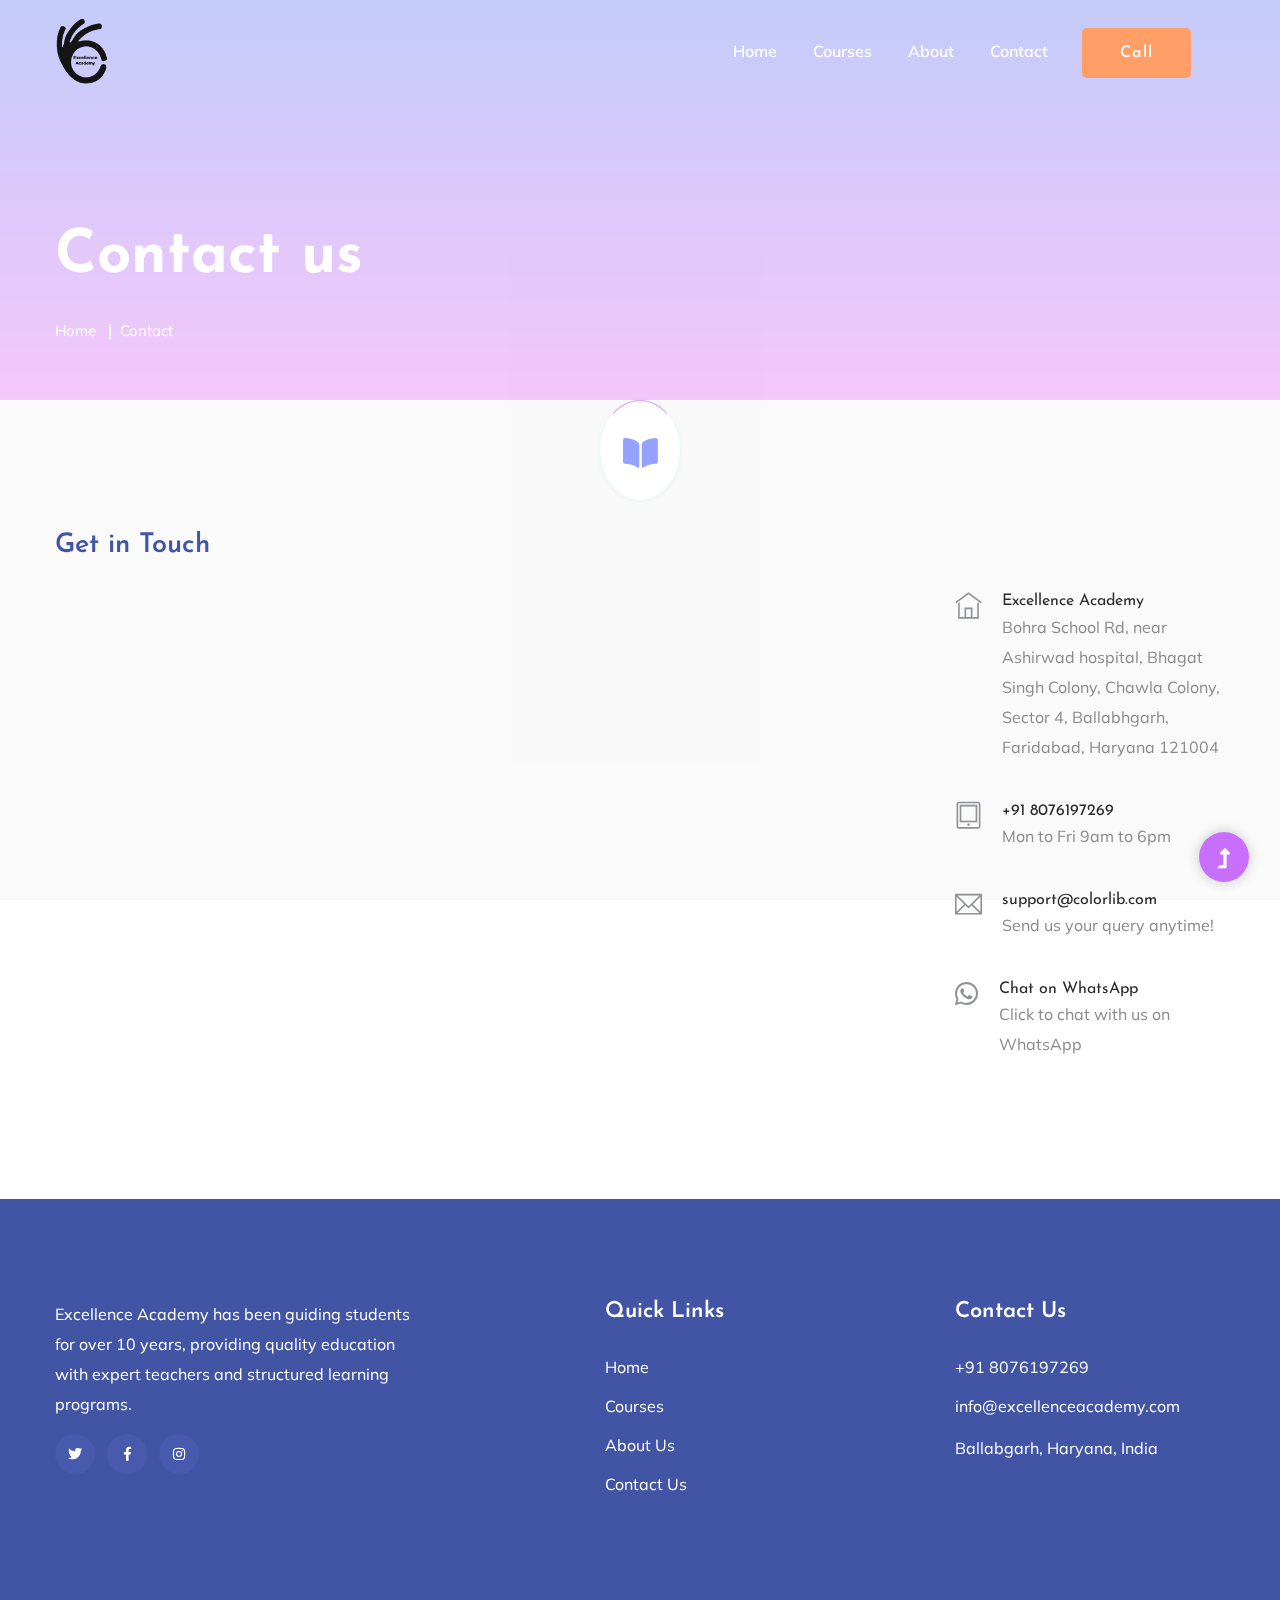
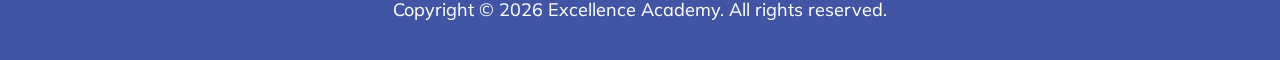
<file: contact.html>
<!doctype html>
<html class="no-js" lang="zxx">
<head>
    <meta charset="utf-8">
    <meta http-equiv="x-ua-compatible" content="ie=edge">
     <title>Excellence Academy | Education</title>
    <meta name="description" content="">
    <meta name="viewport" content="width=device-width, initial-scale=1">
    <link rel="shortcut icon" type="image/x-icon" href="assets/img/favicon.ico">
    <link rel="stylesheet" href="https://cdnjs.cloudflare.com/ajax/libs/font-awesome/6.0.0/css/all.min.css">

    <!-- CSS here -->
    <link rel="stylesheet" href="assets/css/bootstrap.min.css">
    <link rel="stylesheet" href="assets/css/owl.carousel.min.css">
    <link rel="stylesheet" href="assets/css/slicknav.css">
    <link rel="stylesheet" href="assets/css/animate.min.css">
    <link rel="stylesheet" href="assets/css/hamburgers.min.css">
    <link rel="stylesheet" href="assets/css/magnific-popup.css">
    <link rel="stylesheet" href="assets/css/fontawesome-all.min.css">
    <link rel="stylesheet" href="assets/css/themify-icons.css">
    <link rel="stylesheet" href="assets/css/themify-icons.css">
    <link rel="stylesheet" href="assets/css/slick.css">
    <link rel="stylesheet" href="assets/css/nice-select.css">
    <link rel="stylesheet" href="assets/css/style.css">
    <style>
        /* Responsive iframe */
        .responsive-iframe {
            position: relative;
            width: 100%;
            padding-top: 56.25%; /* 16:9 Aspect Ratio */
            overflow: hidden;
            border-radius: 8px;
        }
        .responsive-iframe iframe {
            position: absolute;
            top: 0;
            left: 0;
            width: 100%;
            height: 100%;
            border: 0;
        }

        /* Mobile menu styling */
        @media (max-width: 768px) {
            .main-menu {
                display: none;
            }
            .mobile_menu {
                display: block;
            }
        }
    </style>
</head>
<!--? Preloader Start -->
<div id="preloader-active">
    <div class="preloader d-flex align-items-center justify-content-center">
        <div class="preloader-inner position-relative">
            <div class="preloader-circle"></div>
            <div class="preloader-img pere-text">
                <img src="assets/img/logo/loder.png" alt="">
            </div>
        </div>
    </div>
</div>
<!-- Preloader Start -->
<!-- Header Start -->
<div class="header-area header-transparent">
    <div class="main-header ">
        <div class="header-bottom  header-sticky">
            <div class="container-fluid">
                <div class="row align-items-center">
                    <!-- Logo -->
                    <div class="col-xl-2 col-lg-2">
                        <div class="logo">
                            <a href="index.html"
                            ><img
                              style="width: 80px"
                              src="assets/img/logo/logo.png"
                              alt=""
                          /></a>
                        </div>
                    </div>
                    <div class="col-xl-10 col-lg-10">
                        <div class="menu-wrapper d-flex align-items-center justify-content-end">
                            <!-- Main-menu -->
                            <div class="main-menu d-none d-lg-block">
                                <nav>
                                    <ul id="navigation">                                                                                          
                                        <li class="active" ><a href="index.html">Home</a></li>
                                        <li><a href="courses.html">Courses</a></li>
                                        <li><a href="about.html">About</a></li>
                                        <!-- <li><a href="#">Blog</a>
                                            <ul class="submenu">
                                                <li><a href="blog.html">Blog</a></li>
                                                <li><a href="blog_details.html">Blog Details</a></li>
                                                <li><a href="elements.html">Element</a></li>
                                            </ul>
                                        </li> -->
                                        <li><a href="contact.html">Contact</a></li>
                                        <!-- Button -->
                                         <li href="tel:+918076197269">
                                            <a  href="tel:+918076197269" class="btn ti-tablet">Call</a>
                        </li>
                                        <!-- <li class="button-header"><a href="login.html" class="btn btn3">Log in</a></li> -->
                                    </ul>
                                </nav>
                            </div>
                        </div>
                    </div> 
                    <!-- Mobile Menu -->
                    <div class="col-12">
                        <div class="mobile_menu d-block d-lg-none"></div>
                    </div>
                </div>
            </div>
        </div>
    </div>
</div>
<!-- Header End -->
<main>
    <!--? slider Area Start-->
    <section class="slider-area slider-area2">
        <div class="slider-active">
            <!-- Single Slider -->
            <div class="single-slider slider-height2">
                <div class="container">
                    <div class="row">
                        <div class="col-xl-8 col-lg-11 col-md-12">
                            <div class="hero__caption hero__caption2">
                                <h1 data-animation="bounceIn" data-delay="0.2s">Contact us</h1>
                                <!-- breadcrumb Start-->
                                <nav aria-label="breadcrumb">
                                    <ol class="breadcrumb">
                                        <li class="breadcrumb-item"><a href="index.html">Home</a></li>
                                        <li class="breadcrumb-item"><a href="#">Contact</a></li> 
                                    </ol>
                                </nav>
                                <!-- breadcrumb End -->
                            </div>
                        </div>
                    </div>
                </div>          
            </div>
        </div>
    </section>
    <!--?  Contact Area start  -->
    <section class="contact-section">
        <div class="container">
          <!-- <div class="d-none d-sm-block mb-5 pb-4">
            <iframe src="https://www.google.com/maps/embed?pb=!1m18!1m12!1m3!1d3511.4945179333386!2d77.32205107622!3d28.34389517582371!2m3!1f0!2f0!3f0!3m2!1i1024!2i768!4f13.1!3m3!1m2!1s0x390cdb5608cd3651%3A0x227cbd026f22986f!2sExcellence%20academy!5e0!3m2!1sen!2sin!4v1741089972219!5m2!1sen!2sin" width="600" height="450" style="border:0;" allowfullscreen="" loading="lazy" referrerpolicy="no-referrer-when-downgrade"></iframe>
          </div> -->
            <div class="row">
                <div class="col-12">
                    <h2 class="contact-title">Get in Touch</h2>
                </div>
                <div class="col-lg-8">
                    <div class="responsive-iframe">
                        <iframe src="https://www.google.com/maps/embed?pb=!1m18!1m12!1m3!1d3511.4945179333386!2d77.32205107622!3d28.34389517582371!2m3!1f0!2f0!3f0!3m2!1i1024!2i768!4f13.1!3m3!1m2!1s0x390cdb5608cd3651%3A0x227cbd026f22986f!2sExcellence%20academy!5e0!3m2!1sen!2sin!4v1741089972219!5m2!1sen!2sin" allowfullscreen="" loading="lazy"></iframe>
                    </div>
                </div>
                <div class="col-lg-3 offset-lg-1 mt-10">
                    <div class="media contact-info">
                        <span class="contact-info__icon"><i class="ti-home"></i></span>
                        <div class="media-body">
                            <h3>Excellence Academy</h3>
                            <p>Bohra School Rd, near Ashirwad hospital, Bhagat Singh Colony, Chawla Colony, Sector 4, Ballabhgarh, Faridabad, Haryana 121004</p>
                        </div>
                    </div>
                    <div class="media contact-info">
                        <span class="contact-info__icon"><i class="ti-tablet"></i></span>
                        <div class="media-body">
                            <h3><a href="tel:+918076197269">+91 8076197269</a></h3>
                            <p>Mon to Fri 9am to 6pm</p>
                        </div>
                    </div>
                    <div class="media contact-info">
                        <span class="contact-info__icon"><i class="ti-email"></i></span>
                        <div class="media-body">
                            <h3><a href="mailto:support@colorlib.com">support@colorlib.com</a></h3>
                            <p>Send us your query anytime!</p>
                        </div>
                    </div>
                    <div class="media contact-info">
                        <span class="contact-info__icon"><i class="fa-brands fa-whatsapp"></i></span>
                        <div class="media-body">
                            <h3><a href="https://wa.me/918076197269" target="_blank">Chat on WhatsApp</a></h3>
                            <p>Click to chat with us on WhatsApp</p>
                        </div>
                    </div>
                    
                </div>
                
                
            </div>
        </div>
    </section>
    <!-- Contact Area End -->
</main>
<footer>
    <div class="footer-wrapper footer-bg">
      <div class="footer-area footer-padding">
        <div class="container">
          <div class="row justify-content-between">
            <!-- About Section -->
            <div class="col-lg-4 col-md-6">
              <div class="single-footer-caption mb-50">
                <!-- <div class="footer-logo mb-25">
                  <a href="index.html">
                    <img
                      src="assets/img/logo/logo2_footer.png"
                      alt="Excellence Academy Logo"
                    />
                  </a>
                </div> -->
                <div class="footer-tittle">
                  <p>
                    Excellence Academy has been guiding students for over 10
                    years, providing quality education with expert teachers
                    and structured learning programs.
                  </p>
                </div>
                <div class="footer-social">
                  <a href="#"><i class="fab fa-twitter"></i></a>
                  <a href="#"><i class="fab fa-facebook-f"></i></a>
                  <a href="#"><i class="fab fa-instagram"></i></a>
                </div>
              </div>
            </div>

            <!-- Quick Links -->
            <div class="col-lg-2 col-md-4">
              <div class="single-footer-caption mb-50">
                <div class="footer-tittle">
                  <h4>Quick Links</h4>
                  <ul>
                      <li><a href="index.html">Home</a></li>
                    <li><a href="courses.html">Courses</a></li>
                    <li><a href="about.html">About Us</a></li>
                    <li><a href="contact.html">Contact Us</a></li>
                  </ul>
                </div>
              </div>
            </div>

            <!-- Contact Section -->
            <div class="col-lg-3 col-md-6">
              <div class="single-footer-caption mb-50">
                <div class="footer-tittle">
                  <h4>Contact Us</h4>
                  <ul>
                    <li><a href="tel:+91 8076197269">+91 8076197269</a></li>
                    <li>
                      <a href="mailto:info@excellenceacademy.com"
                        >info@excellenceacademy.com</a
                      >
                    </li>
                    <li><p>Ballabgarh, Haryana, India</p></li>
                  </ul>
                </div>
              </div>
            </div>
          </div>
        </div>
      </div>

      <!-- Footer Bottom -->
      <div class="footer-bottom-area">
        <div class="container">
          <div class="footer-border">
            <div class="row d-flex align-items-center">
              <div class="col-xl-12">
                <div class="footer-copy-right text-center">
                  <p>
                    Copyright &copy;
                    <script>
                      document.write(new Date().getFullYear());
                    </script>
                    Excellence Academy. All rights reserved.
                  </p>
                </div>
              </div>
            </div>
          </div>
        </div>
      </div>
    </div>
  </footer>
  <div id="back-top" >
    <a title="Go to Top" href="#"> <i class="fas fa-level-up-alt"></i></a>
</div>
<!-- JS here -->

<script src="./assets/js/vendor/modernizr-3.5.0.min.js"></script>
<!-- Jquery, Popper, Bootstrap -->
<script src="./assets/js/vendor/jquery-1.12.4.min.js"></script>
<script src="./assets/js/popper.min.js"></script>
<script src="./assets/js/bootstrap.min.js"></script>
<!-- Jquery Mobile Menu -->
<script src="./assets/js/jquery.slicknav.min.js"></script>

<!-- Jquery Slick , Owl-Carousel Plugins -->
<script src="./assets/js/owl.carousel.min.js"></script>
<script src="./assets/js/slick.min.js"></script>
<!-- One Page, Animated-HeadLin -->
<script src="./assets/js/wow.min.js"></script>
<script src="./assets/js/animated.headline.js"></script>
<script src="./assets/js/jquery.magnific-popup.js"></script>

<!-- Date Picker -->
<script src="./assets/js/gijgo.min.js"></script>
<!-- Nice-select, sticky -->
<script src="./assets/js/jquery.nice-select.min.js"></script>
<script src="./assets/js/jquery.sticky.js"></script>

<!-- counter , waypoint,Hover Direction -->
<script src="./assets/js/jquery.counterup.min.js"></script>
<script src="./assets/js/waypoints.min.js"></script>
<script src="./assets/js/jquery.countdown.min.js"></script>
<script src="./assets/js/hover-direction-snake.min.js"></script>

<!-- contact js -->
<script src="./assets/js/contact.js"></script>
<script src="./assets/js/jquery.form.js"></script>
<script src="./assets/js/jquery.validate.min.js"></script>
<script src="./assets/js/mail-script.js"></script>
<script src="./assets/js/jquery.ajaxchimp.min.js"></script>

<!-- Jquery Plugins, main Jquery -->	
<script src="./assets/js/plugins.js"></script>
<script src="./assets/js/main.js"></script>

</body>
</html>
</file>
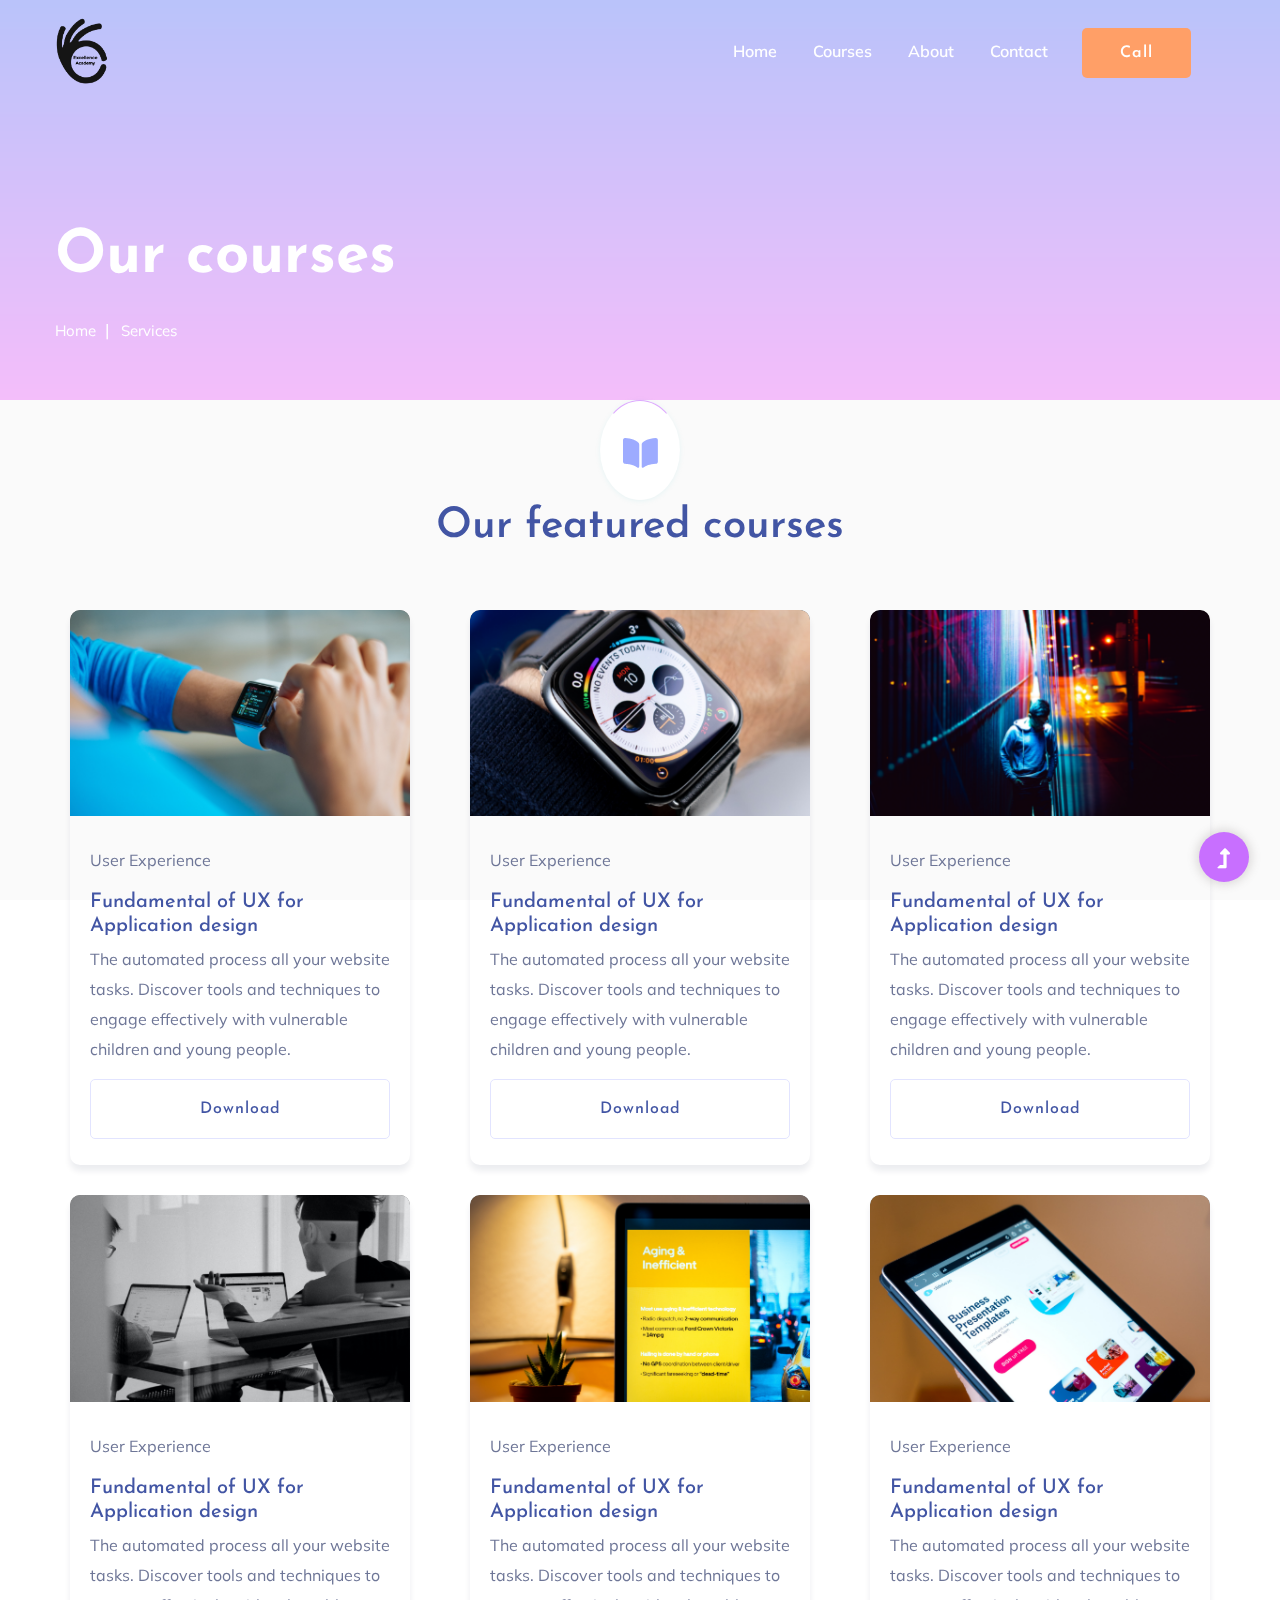
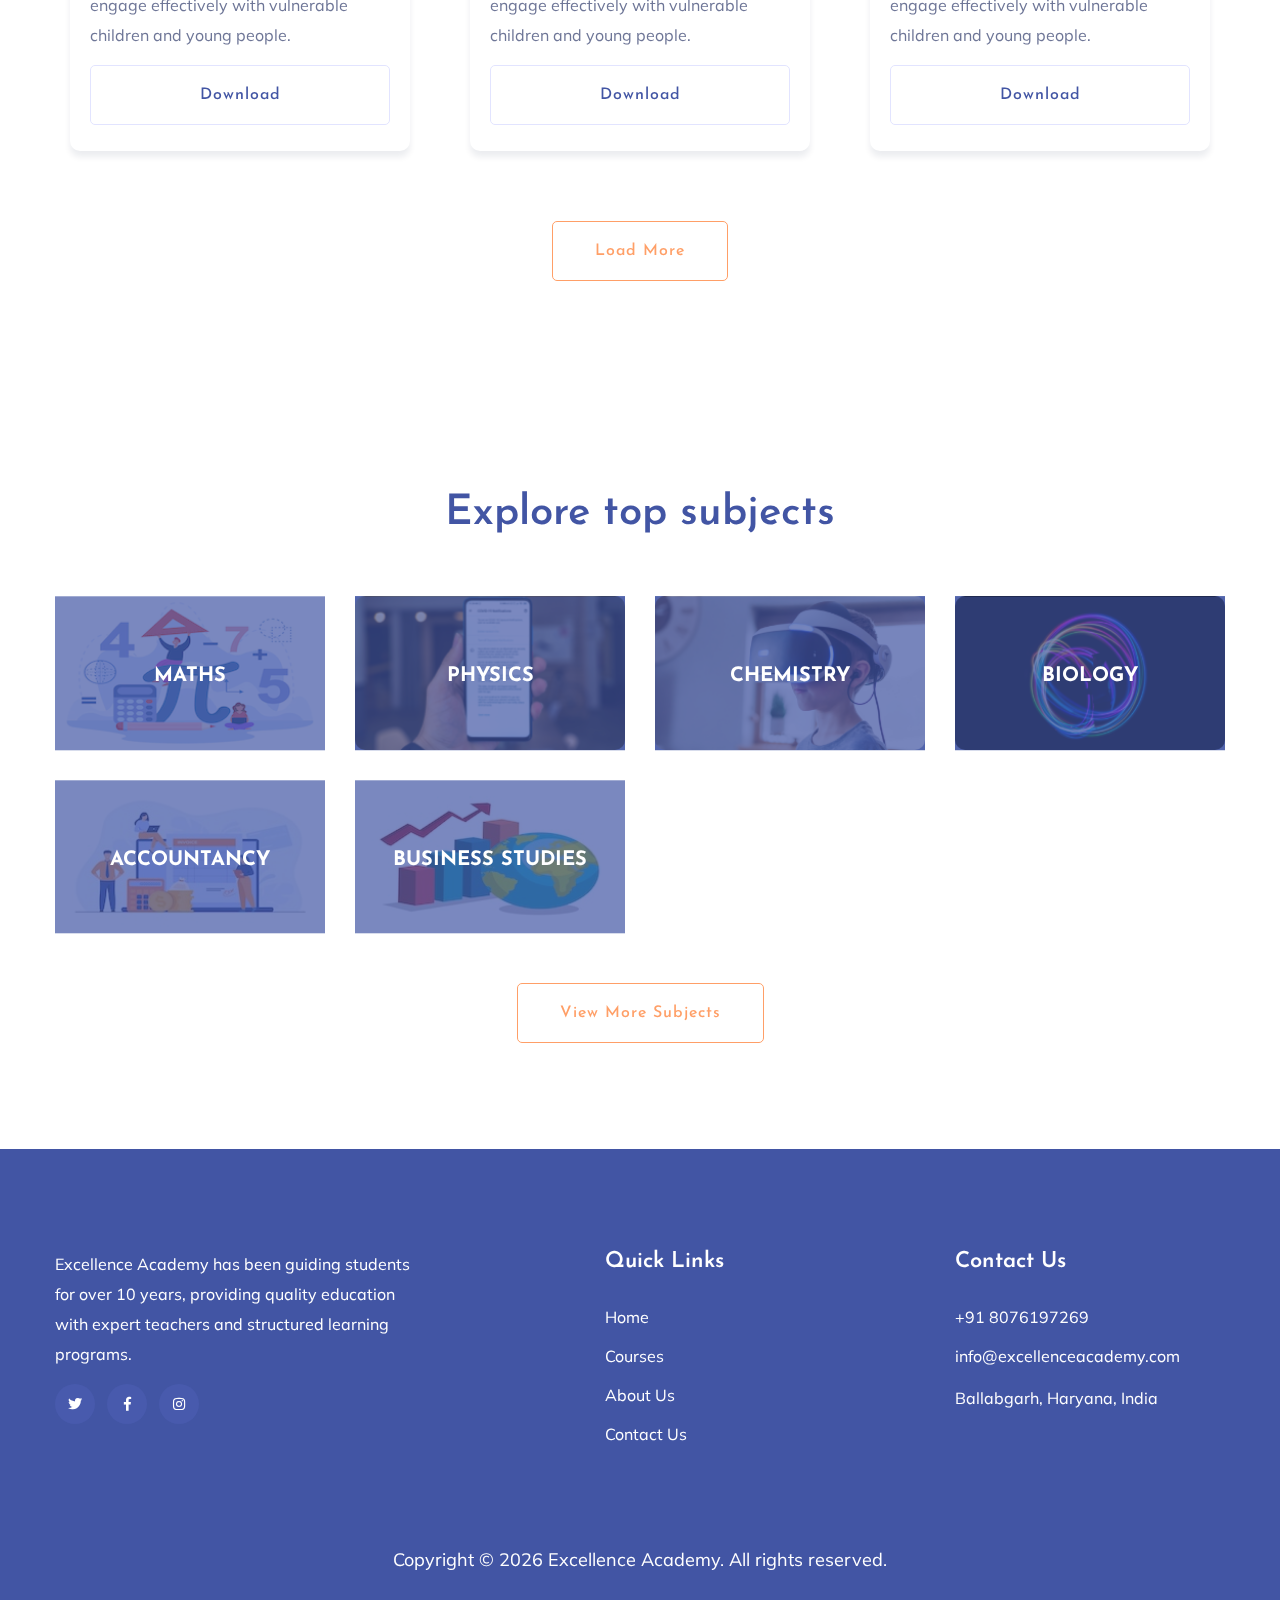
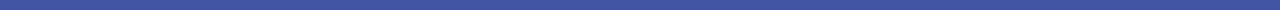
<file: courses.html>
<!DOCTYPE html>
<html class="no-js" lang="zxx">
  <head>
    <meta charset="utf-8" />
    <meta http-equiv="x-ua-compatible" content="ie=edge" />
    <title>Excellence Academy | Education</title>
    <meta name="description" content="" />
    <meta name="viewport" content="width=device-width, initial-scale=1" />
    <link rel="manifest" href="site.webmanifest" />
    <link
      rel="shortcut icon"
      type="image/x-icon"
      href="assets/img/favicon.ico"
    />

    <!-- CSS here -->
    <link rel="stylesheet" href="assets/css/bootstrap.min.css" />
    <link rel="stylesheet" href="assets/css/owl.carousel.min.css" />
    <link rel="stylesheet" href="assets/css/slicknav.css" />
    <link rel="stylesheet" href="assets/css/flaticon.css" />
    <link rel="stylesheet" href="assets/css/progressbar_barfiller.css" />
    <link rel="stylesheet" href="assets/css/gijgo.css" />
    <link rel="stylesheet" href="assets/css/animate.min.css" />
    <link rel="stylesheet" href="assets/css/animated-headline.css" />
    <link rel="stylesheet" href="assets/css/magnific-popup.css" />
    <link rel="stylesheet" href="assets/css/fontawesome-all.min.css" />
    <link rel="stylesheet" href="assets/css/themify-icons.css" />
    <link rel="stylesheet" href="assets/css/slick.css" />
    <link rel="stylesheet" href="assets/css/nice-select.css" />
    <link rel="stylesheet" href="assets/css/style.css" />
  </head>

  <body>
    <!-- ? Preloader Start -->
    <div id="preloader-active">
      <div class="preloader d-flex align-items-center justify-content-center">
        <div class="preloader-inner position-relative">
          <div class="preloader-circle"></div>
          <div class="preloader-img pere-text">
            <img src="assets/img/logo/loder.png" alt="" />
          </div>
        </div>
      </div>
    </div>
    <!-- Preloader Start -->
    <!-- Header Start -->
    <div class="header-area header-transparent">
      <div class="main-header">
        <div class="header-bottom header-sticky">
          <div class="container-fluid">
            <div class="row align-items-center">
              <!-- Logo -->
              <div class="col-xl-2 col-lg-2">
                <div class="logo">
                    <a href="index.html"
                    ><img
                      style="width: 80px"
                      src="assets/img/logo/logo.png"
                      alt=""
                  /></a>
                </div>
              </div>
              <div class="col-xl-10 col-lg-10">
                <div
                  class="menu-wrapper d-flex align-items-center justify-content-end"
                >
                  <!-- Main-menu -->
                  <div class="main-menu d-none d-lg-block">
                    <nav>
                      <ul id="navigation">
                        <li class="active"><a href="index.html">Home</a></li>
                        <li><a href="courses.html">Courses</a></li>
                        <li><a href="about.html">About</a></li>
                        <!-- <li><a href="#">Blog</a>
                                                <ul class="submenu">
                                                    <li><a href="blog.html">Blog</a></li>
                                                    <li><a href="blog_details.html">Blog Details</a></li>
                                                    <li><a href="elements.html">Element</a></li>
                                                </ul>
                                            </li> -->
                        <li><a href="contact.html">Contact</a></li>
                        <!-- Button -->
                        <li href="tel:+918076197269">
                          <a href="tel:+918076197269" class="btn ti-tablet"
                            >Call</a
                          >
                        </li>
                        <!-- <li class="button-header"><a href="login.html" class="btn btn3">Log in</a></li> -->
                      </ul>
                    </nav>
                  </div>
                </div>
              </div>
              <!-- Mobile Menu -->
              <div class="col-12">
                <div class="mobile_menu d-block d-lg-none"></div>
              </div>
            </div>
          </div>
        </div>
      </div>
    </div>
    <!-- Header End -->
    <main>
      <!--? slider Area Start-->
      <section class="slider-area slider-area2">
        <div class="slider-active">
          <!-- Single Slider -->
          <div class="single-slider slider-height2">
            <div class="container">
              <div class="row">
                <div class="col-xl-8 col-lg-11 col-md-12">
                  <div class="hero__caption hero__caption2">
                    <h1 data-animation="bounceIn" data-delay="0.2s">
                      Our courses
                    </h1>
                    <!-- breadcrumb Start-->
                    <nav aria-label="breadcrumb">
                      <ol class="breadcrumb">
                        <li class="breadcrumb-item">
                          <a href="index.html">Home</a>
                        </li>
                        <li class="breadcrumb-item">
                          <a href="#">Services</a>
                        </li>
                      </ol>
                    </nav>
                    <!-- breadcrumb End -->
                  </div>
                </div>
              </div>
            </div>
          </div>
        </div>
      </section>
      <!-- Courses area start -->
      <div class="courses-area section-padding40 fix">
        <div class="container">
          <div class="row justify-content-center">
            <div class="col-xl-7 col-lg-8">
              <div class="section-tittle text-center mb-55">
                <h2>Our featured courses</h2>
              </div>
            </div>
          </div>
          <div class="row">
            <div class="col-lg-4">
              <div class="properties properties2 mb-30">
                <div class="properties__card">
                  <div class="properties__img overlay1">
                    <a href="#"
                      ><img src="assets/img/gallery/featured1.png" alt=""
                    /></a>
                  </div>
                  <div class="properties__caption">
                    <p>User Experience</p>
                    <h3>
                      <a href="#">Fundamental of UX for Application design</a>
                    </h3>
                    <p>
                      The automated process all your website tasks. Discover
                      tools and techniques to engage effectively with vulnerable
                      children and young people.
                    </p>
                    <!-- <div class="properties__footer d-flex justify-content-between align-items-center">
                                        <div class="restaurant-name">
                                            <div class="rating">
                                                <i class="fas fa-star"></i>
                                                <i class="fas fa-star"></i>
                                                <i class="fas fa-star"></i>
                                                <i class="fas fa-star"></i>
                                                <i class="fas fa-star-half"></i>
                                            </div>
                                            <p><span>(4.5)</span> based on 120</p>
                                        </div>
                                        <div class="price">
                                            <span>$135</span>
                                        </div>
                                    </div> -->
                    <a href="#" class="border-btn border-btn2">Download</a>
                  </div>
                </div>
              </div>
            </div>
            <div class="col-lg-4">
              <div class="properties properties2 mb-30">
                <div class="properties__card">
                  <div class="properties__img overlay1">
                    <a href="#"
                      ><img src="assets/img/gallery/featured2.png" alt=""
                    /></a>
                  </div>
                  <div class="properties__caption">
                    <p>User Experience</p>
                    <h3>
                      <a href="#">Fundamental of UX for Application design</a>
                    </h3>
                    <p>
                      The automated process all your website tasks. Discover
                      tools and techniques to engage effectively with vulnerable
                      children and young people.
                    </p>
                    <!-- <div class="properties__footer d-flex justify-content-between align-items-center">
                                        <div class="restaurant-name">
                                            <div class="rating">
                                                <i class="fas fa-star"></i>
                                                <i class="fas fa-star"></i>
                                                <i class="fas fa-star"></i>
                                                <i class="fas fa-star"></i>
                                                <i class="fas fa-star-half"></i>
                                            </div>
                                            <p><span>(4.5)</span> based on 120</p>
                                        </div>
                                        <div class="price">
                                            <span>$135</span>
                                        </div>
                                    </div> -->
                    <a href="#" class="border-btn border-btn2">Download</a>
                  </div>
                </div>
              </div>
            </div>
            <div class="col-lg-4">
              <div class="properties properties2 mb-30">
                <div class="properties__card">
                  <div class="properties__img overlay1">
                    <a href="#"
                      ><img src="assets/img/gallery/featured3.png" alt=""
                    /></a>
                  </div>
                  <div class="properties__caption">
                    <p>User Experience</p>
                    <h3>
                      <a href="#">Fundamental of UX for Application design</a>
                    </h3>
                    <p>
                      The automated process all your website tasks. Discover
                      tools and techniques to engage effectively with vulnerable
                      children and young people.
                    </p>
                    <!-- <div class="properties__footer d-flex justify-content-between align-items-center">
                                        <div class="restaurant-name">
                                            <div class="rating">
                                                <i class="fas fa-star"></i>
                                                <i class="fas fa-star"></i>
                                                <i class="fas fa-star"></i>
                                                <i class="fas fa-star"></i>
                                                <i class="fas fa-star-half"></i>
                                            </div>
                                            <p><span>(4.5)</span> based on 120</p>
                                        </div>
                                        <div class="price">
                                            <span>$135</span>
                                        </div>
                                    </div> -->
                    <a href="#" class="border-btn border-btn2">Download</a>
                  </div>
                </div>
              </div>
            </div>
            <div class="col-lg-4">
              <div class="properties properties2 mb-30">
                <div class="properties__card">
                  <div class="properties__img overlay1">
                    <a href="#"
                      ><img src="assets/img/gallery/featured4.png" alt=""
                    /></a>
                  </div>
                  <div class="properties__caption">
                    <p>User Experience</p>
                    <h3>
                      <a href="#">Fundamental of UX for Application design</a>
                    </h3>
                    <p>
                      The automated process all your website tasks. Discover
                      tools and techniques to engage effectively with vulnerable
                      children and young people.
                    </p>
                    <!-- <div class="properties__footer d-flex justify-content-between align-items-center">
                                        <div class="restaurant-name">
                                            <div class="rating">
                                                <i class="fas fa-star"></i>
                                                <i class="fas fa-star"></i>
                                                <i class="fas fa-star"></i>
                                                <i class="fas fa-star"></i>
                                                <i class="fas fa-star-half"></i>
                                            </div>
                                            <p><span>(4.5)</span> based on 120</p>
                                        </div>
                                        <div class="price">
                                            <span>$135</span>
                                        </div>
                                    </div> -->
                    <a href="#" class="border-btn border-btn2">Download</a>
                  </div>
                </div>
              </div>
            </div>
            <div class="col-lg-4">
              <div class="properties properties2 mb-30">
                <div class="properties__card">
                  <div class="properties__img overlay1">
                    <a href="#"
                      ><img src="assets/img/gallery/featured5.png" alt=""
                    /></a>
                  </div>
                  <div class="properties__caption">
                    <p>User Experience</p>
                    <h3>
                      <a href="#">Fundamental of UX for Application design</a>
                    </h3>
                    <p>
                      The automated process all your website tasks. Discover
                      tools and techniques to engage effectively with vulnerable
                      children and young people.
                    </p>
                    <!-- <div class="properties__footer d-flex justify-content-between align-items-center">
                                        <div class="restaurant-name">
                                            <div class="rating">
                                                <i class="fas fa-star"></i>
                                                <i class="fas fa-star"></i>
                                                <i class="fas fa-star"></i>
                                                <i class="fas fa-star"></i>
                                                <i class="fas fa-star-half"></i>
                                            </div>
                                            <p><span>(4.5)</span> based on 120</p>
                                        </div>
                                        <div class="price">
                                            <span>$135</span>
                                        </div>
                                    </div> -->
                    <a href="#" class="border-btn border-btn2">Download</a>
                  </div>
                </div>
              </div>
            </div>
            <div class="col-lg-4">
              <div class="properties properties2 mb-30">
                <div class="properties__card">
                  <div class="properties__img overlay1">
                    <a href="#"
                      ><img src="assets/img/gallery/featured6.png" alt=""
                    /></a>
                  </div>
                  <div class="properties__caption">
                    <p>User Experience</p>
                    <h3>
                      <a href="#">Fundamental of UX for Application design</a>
                    </h3>
                    <p>
                      The automated process all your website tasks. Discover
                      tools and techniques to engage effectively with vulnerable
                      children and young people.
                    </p>
                    <!-- <div class="properties__footer d-flex justify-content-between align-items-center">
                                        <div class="restaurant-name">
                                            <div class="rating">
                                                <i class="fas fa-star"></i>
                                                <i class="fas fa-star"></i>
                                                <i class="fas fa-star"></i>
                                                <i class="fas fa-star"></i>
                                                <i class="fas fa-star-half"></i>
                                            </div>
                                            <p><span>(4.5)</span> based on 120</p>
                                        </div>
                                        <div class="price">
                                            <span>$135</span>
                                        </div>
                                    </div> -->
                    <a href="#" class="border-btn border-btn2">Download</a>
                  </div>
                </div>
              </div>
            </div>
          </div>
          <div class="row justify-content-center">
            <div class="col-xl-7 col-lg-8">
              <div class="section-tittle text-center mt-40">
                <a href="#" class="border-btn">Load More</a>
              </div>
            </div>
          </div>
        </div>
      </div>
      <!-- Courses area End -->
      <!--? top subjects Area Start -->
      <div class="topic-area section-padding40">
        <div class="container">
          <div class="row justify-content-center">
            <div class="col-xl-7 col-lg-8">
              <div class="section-tittle text-center mb-55">
                <h2>Explore top subjects</h2>
              </div>
            </div>
          </div>
          <div class="row">
            <div class="col-lg-3 col-md-4 col-sm-6">
              <div class="single-topic text-center mb-30">
                <div class="topic-img">
                  <img src="assets/img/gallery/topic1.png" alt="" />
                  <div class="topic-content-box">
                    <div class="topic-content">
                      <h3><a href="#">Maths</a></h3>
                    </div>
                  </div>
                </div>
              </div>
            </div>

            <div class="col-lg-3 col-md-4 col-sm-6">
              <div class="single-topic text-center mb-30">
                <div class="topic-img">
                  <img src="assets/img/gallery/topic3.png" alt="" />
                  <div class="topic-content-box">
                    <div class="topic-content">
                      <h3><a href="#">Physics</a></h3>
                    </div>
                  </div>
                </div>
              </div>
            </div>
            <div class="col-lg-3 col-md-4 col-sm-6">
              <div class="single-topic text-center mb-30">
                <div class="topic-img">
                  <img src="assets/img/gallery/topic4.png" alt="" />
                  <div class="topic-content-box">
                    <div class="topic-content">
                      <h3><a href="#">Chemistry</a></h3>
                    </div>
                  </div>
                </div>
              </div>
            </div>

            <div class="col-lg-3 col-md-4 col-sm-6">
              <div class="single-topic text-center mb-30">
                <div class="topic-img">
                  <img src="assets/img/gallery/topic6.png" alt="" />
                  <div class="topic-content-box">
                    <div class="topic-content">
                      <h3><a href="#">Biology</a></h3>
                    </div>
                  </div>
                </div>
              </div>
            </div>
            <div class="col-lg-3 col-md-4 col-sm-6">
              <div class="single-topic text-center mb-30">
                <div class="topic-img">
                  <img src="assets/img/gallery/topic7.jpg" alt="" />
                  <div class="topic-content-box">
                    <div class="topic-content">
                      <h3><a href="#">Accountancy</a></h3>
                    </div>
                  </div>
                </div>
              </div>
            </div>
            <div class="col-lg-3 col-md-4 col-sm-6">
              <div class="single-topic text-center mb-30">
                <div class="topic-img">
                  <img src="assets/img/gallery/topic8.jpg" alt="" />
                  <div class="topic-content-box">
                    <div class="topic-content">
                      <h3><a href="#">Business Studies</a></h3>
                    </div>
                  </div>
                </div>
              </div>
            </div>
          </div>
          <div class="row justify-content-center">
            <div class="col-xl-12">
              <div class="section-tittle text-center mt-20">
                <a href="courses.html" class="border-btn">View More Subjects</a>
              </div>
            </div>
          </div>
        </div>
      </div>
      <!-- top subjects End -->
    </main>
    <footer>
      <div class="footer-wrapper footer-bg">
        <div class="footer-area footer-padding">
          <div class="container">
            <div class="row justify-content-between">
              <!-- About Section -->
              <div class="col-lg-4 col-md-6">
                <div class="single-footer-caption mb-50">
                  <!-- <div class="footer-logo mb-25">
                    <a href="index.html">
                      <img
                        src="assets/img/logo/logo2_footer.png"
                        alt="Excellence Academy Logo"
                      />
                    </a>
                  </div> -->
                  <div class="footer-tittle">
                    <p>
                      Excellence Academy has been guiding students for over 10
                      years, providing quality education with expert teachers
                      and structured learning programs.
                    </p>
                  </div>
                  <div class="footer-social">
                    <a href="#"><i class="fab fa-twitter"></i></a>
                    <a href="#"><i class="fab fa-facebook-f"></i></a>
                    <a href="#"><i class="fab fa-instagram"></i></a>
                  </div>
                </div>
              </div>

              <!-- Quick Links -->
              <div class="col-lg-2 col-md-4">
                <div class="single-footer-caption mb-50">
                  <div class="footer-tittle">
                    <h4>Quick Links</h4>
                    <ul>
                      <li><a href="index.html">Home</a></li>
                      <li><a href="courses.html">Courses</a></li>
                      <li><a href="about.html">About Us</a></li>
                      <li><a href="contact.html">Contact Us</a></li>
                    </ul>
                  </div>
                </div>
              </div>

              <!-- Contact Section -->
              <div class="col-lg-3 col-md-6">
                <div class="single-footer-caption mb-50">
                  <div class="footer-tittle">
                    <h4>Contact Us</h4>
                    <ul>
                      <li><a href="tel:+91 8076197269">+91 8076197269</a></li>
                      <li>
                        <a href="mailto:info@excellenceacademy.com"
                          >info@excellenceacademy.com</a
                        >
                      </li>
                      <li><p>Ballabgarh, Haryana, India</p></li>
                    </ul>
                  </div>
                </div>
              </div>
            </div>
          </div>
        </div>

        <!-- Footer Bottom -->
        <div class="footer-bottom-area">
          <div class="container">
            <div class="footer-border">
              <div class="row d-flex align-items-center">
                <div class="col-xl-12">
                  <div class="footer-copy-right text-center">
                    <p>
                      Copyright &copy;
                      <script>
                        document.write(new Date().getFullYear());
                      </script>
                      Excellence Academy. All rights reserved.
                    </p>
                  </div>
                </div>
              </div>
            </div>
          </div>
        </div>
      </div>
    </footer>
    <!-- Scroll Up -->
    <div id="back-top">
      <a title="Go to Top" href="#"> <i class="fas fa-level-up-alt"></i></a>
    </div>

    <!-- JS here -->
    <script src="./assets/js/vendor/modernizr-3.5.0.min.js"></script>
    <!-- Jquery, Popper, Bootstrap -->
    <script src="./assets/js/vendor/jquery-1.12.4.min.js"></script>
    <script src="./assets/js/popper.min.js"></script>
    <script src="./assets/js/bootstrap.min.js"></script>
    <!-- Jquery Mobile Menu -->
    <script src="./assets/js/jquery.slicknav.min.js"></script>

    <!-- Jquery Slick , Owl-Carousel Plugins -->
    <script src="./assets/js/owl.carousel.min.js"></script>
    <script src="./assets/js/slick.min.js"></script>
    <!-- One Page, Animated-HeadLin -->
    <script src="./assets/js/wow.min.js"></script>
    <script src="./assets/js/animated.headline.js"></script>
    <script src="./assets/js/jquery.magnific-popup.js"></script>

    <!-- Date Picker -->
    <script src="./assets/js/gijgo.min.js"></script>
    <!-- Nice-select, sticky -->
    <script src="./assets/js/jquery.nice-select.min.js"></script>
    <script src="./assets/js/jquery.sticky.js"></script>
    <!-- Progress -->
    <script src="./assets/js/jquery.barfiller.js"></script>

    <!-- counter , waypoint,Hover Direction -->
    <script src="./assets/js/jquery.counterup.min.js"></script>
    <script src="./assets/js/waypoints.min.js"></script>
    <script src="./assets/js/jquery.countdown.min.js"></script>
    <script src="./assets/js/hover-direction-snake.min.js"></script>

    <!-- contact js -->
    <script src="./assets/js/contact.js"></script>
    <script src="./assets/js/jquery.form.js"></script>
    <script src="./assets/js/jquery.validate.min.js"></script>
    <script src="./assets/js/mail-script.js"></script>
    <script src="./assets/js/jquery.ajaxchimp.min.js"></script>

    <!-- Jquery Plugins, main Jquery -->
    <script src="./assets/js/plugins.js"></script>
    <script src="./assets/js/main.js"></script>
  </body>
</html>
</file>
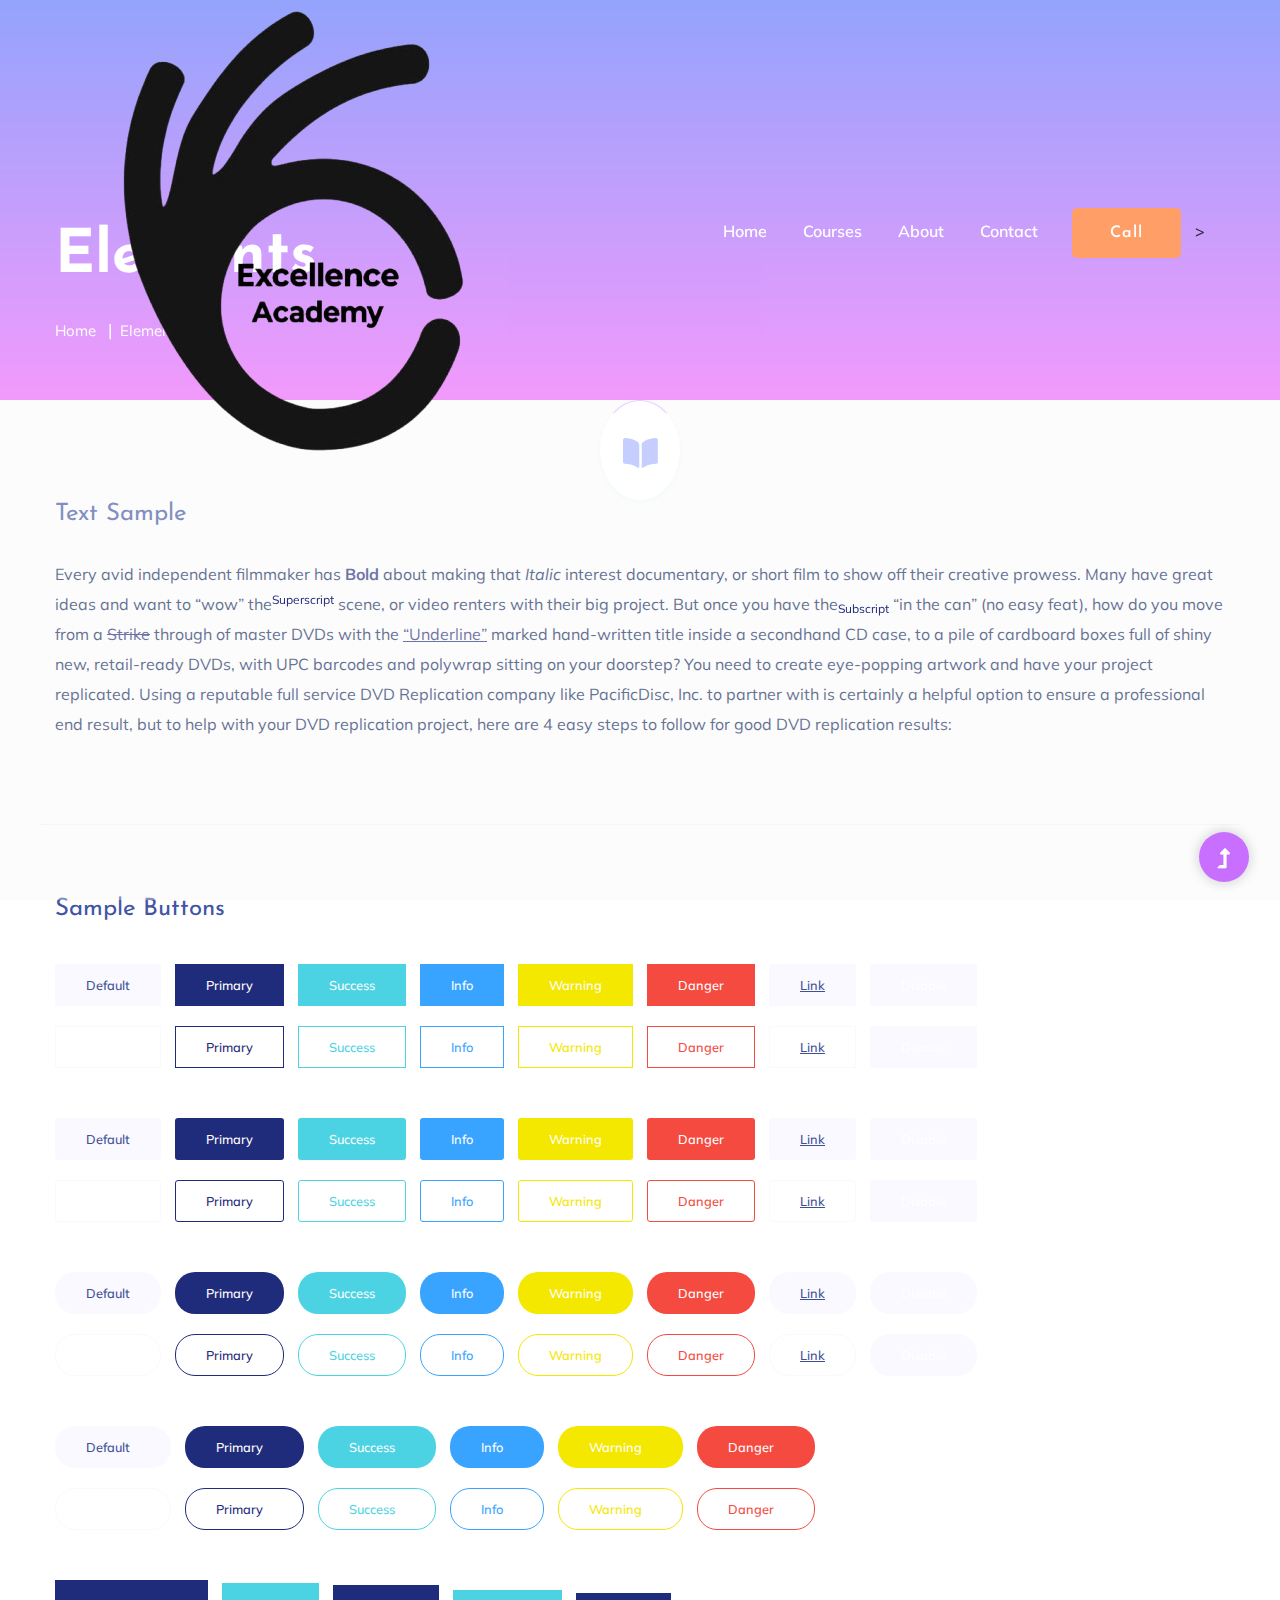
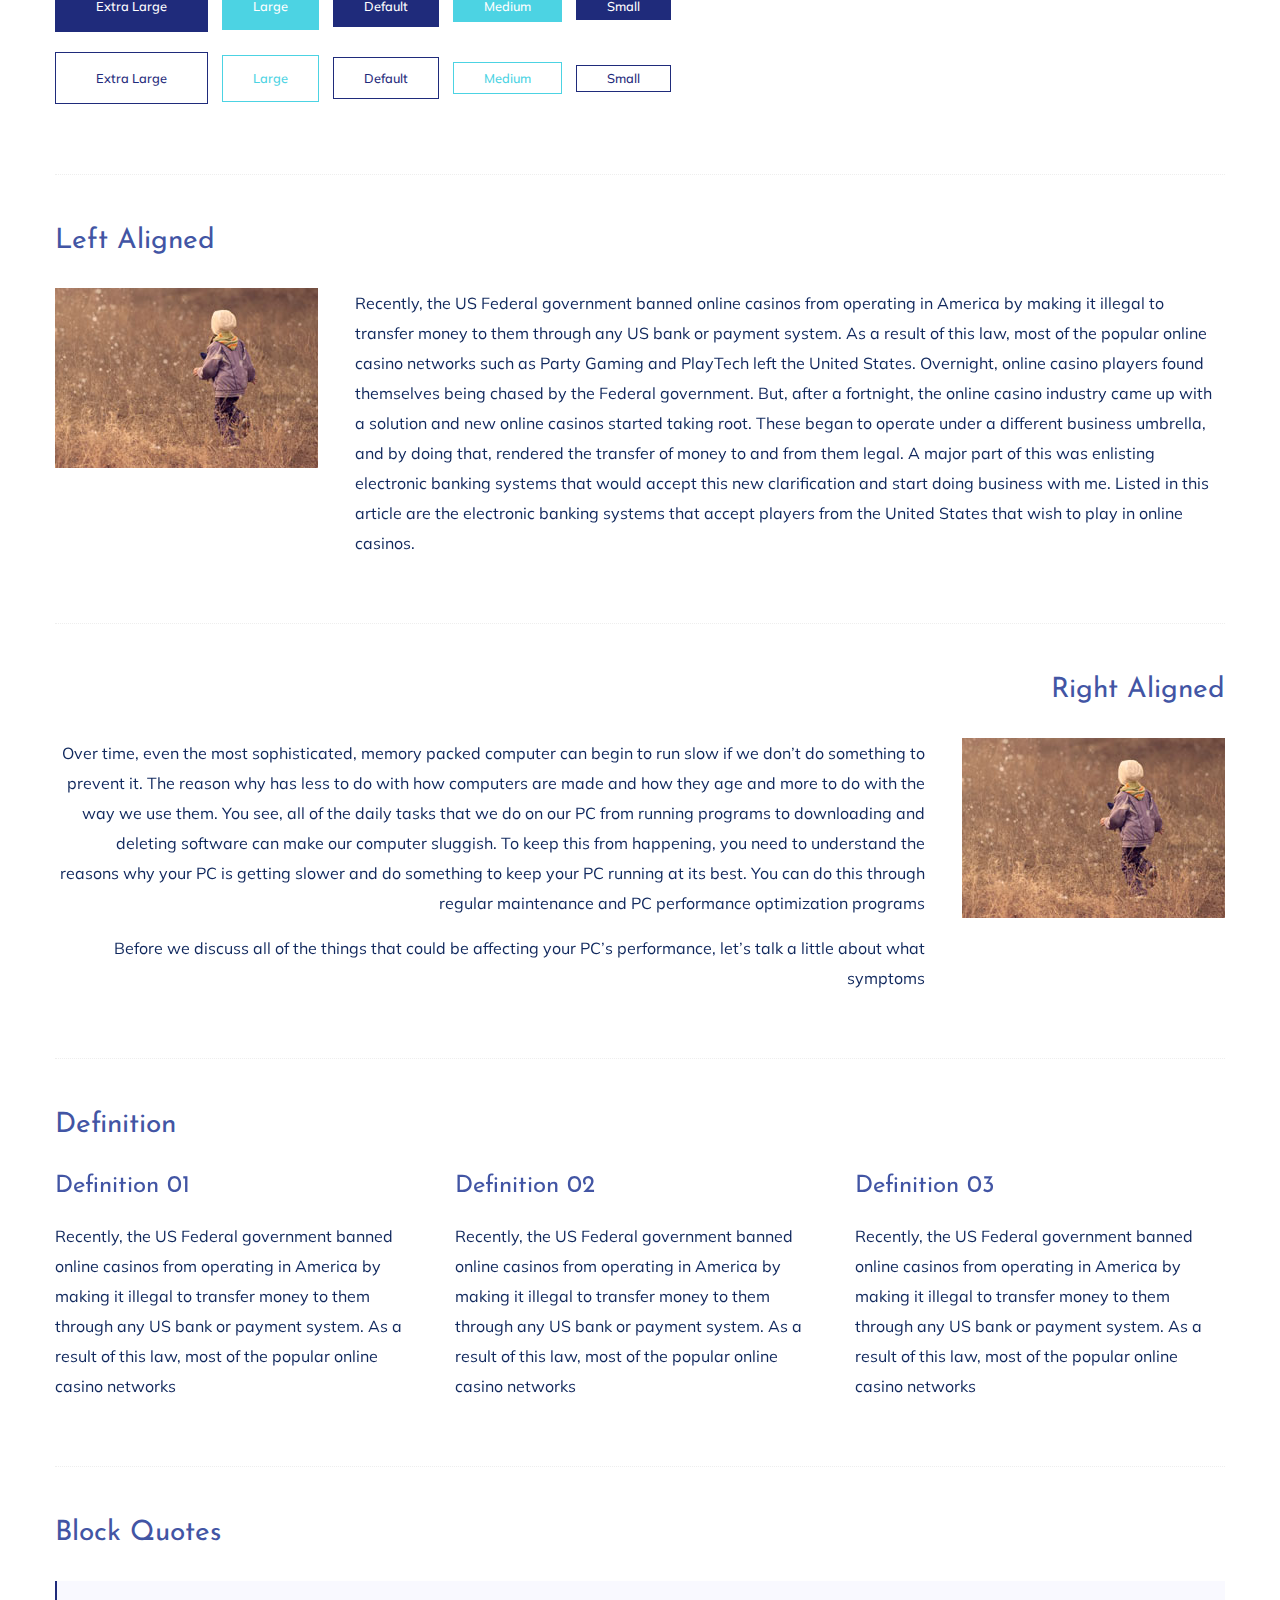
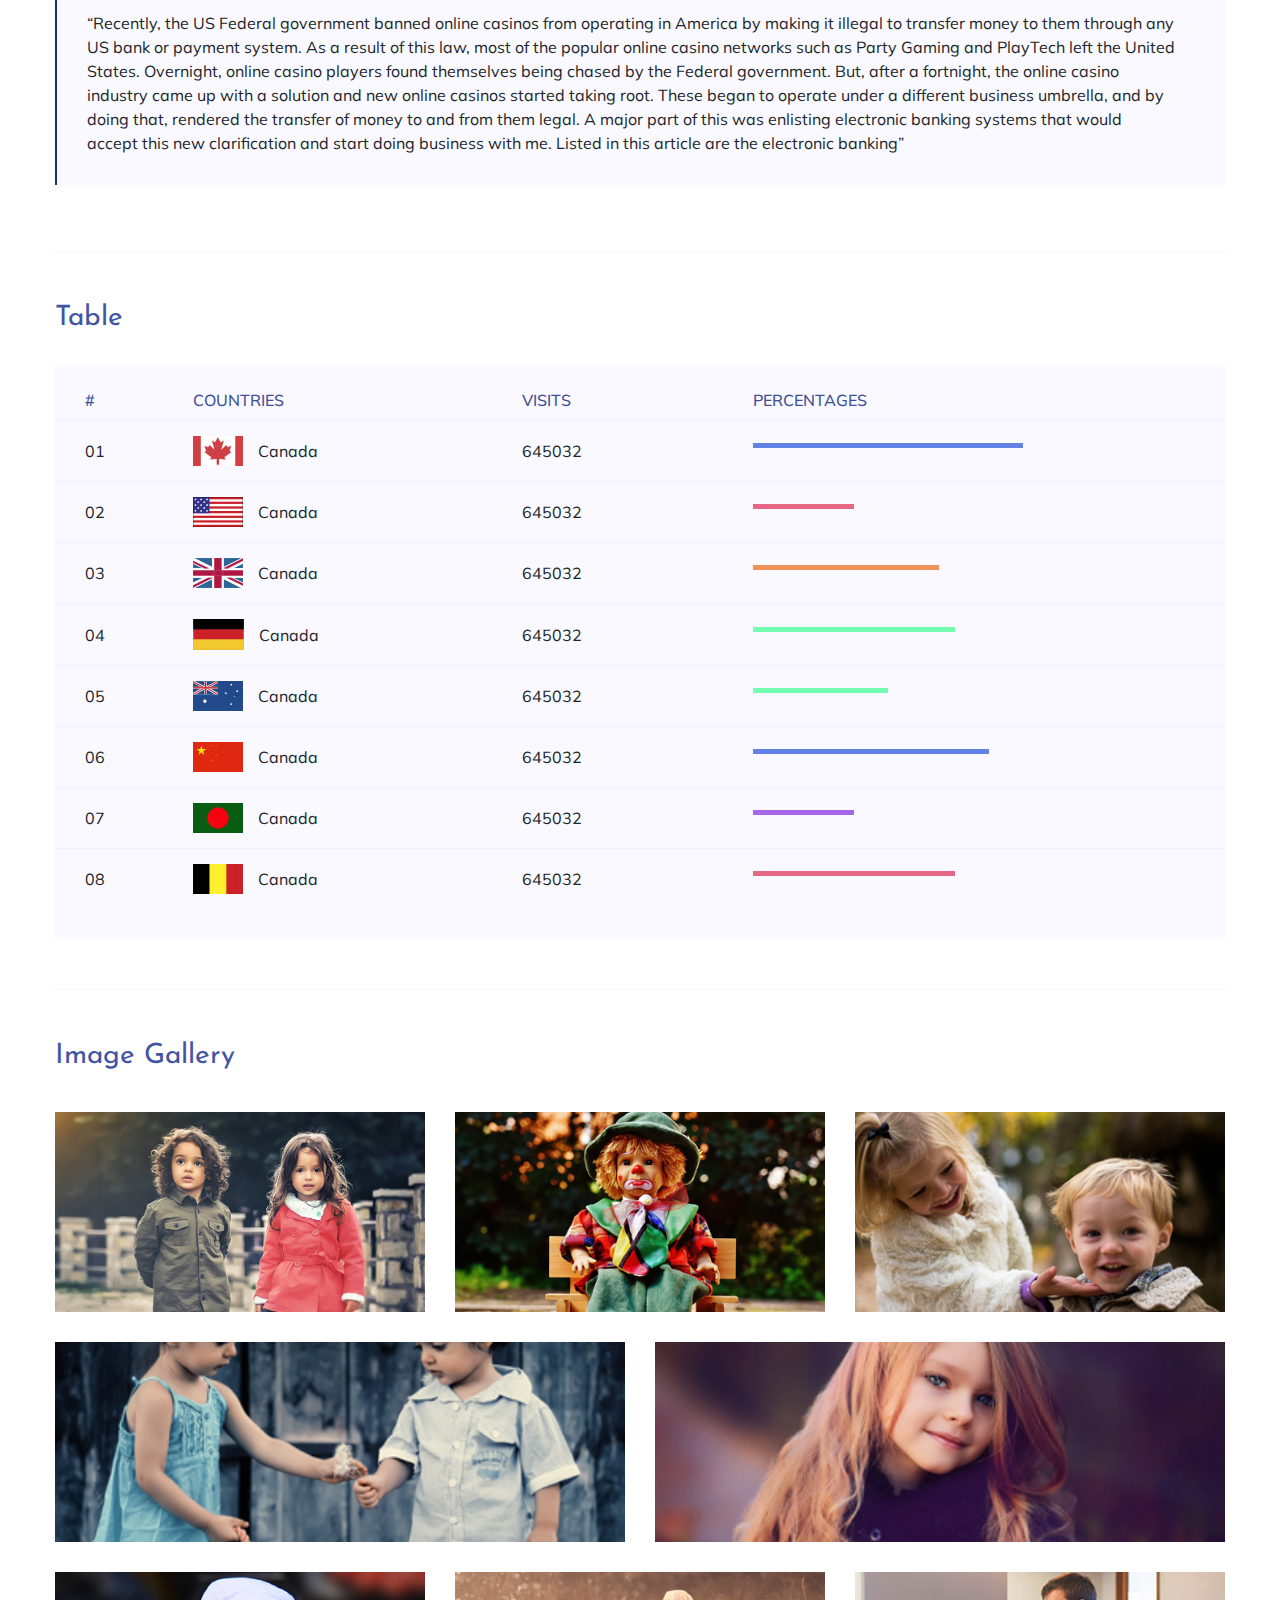
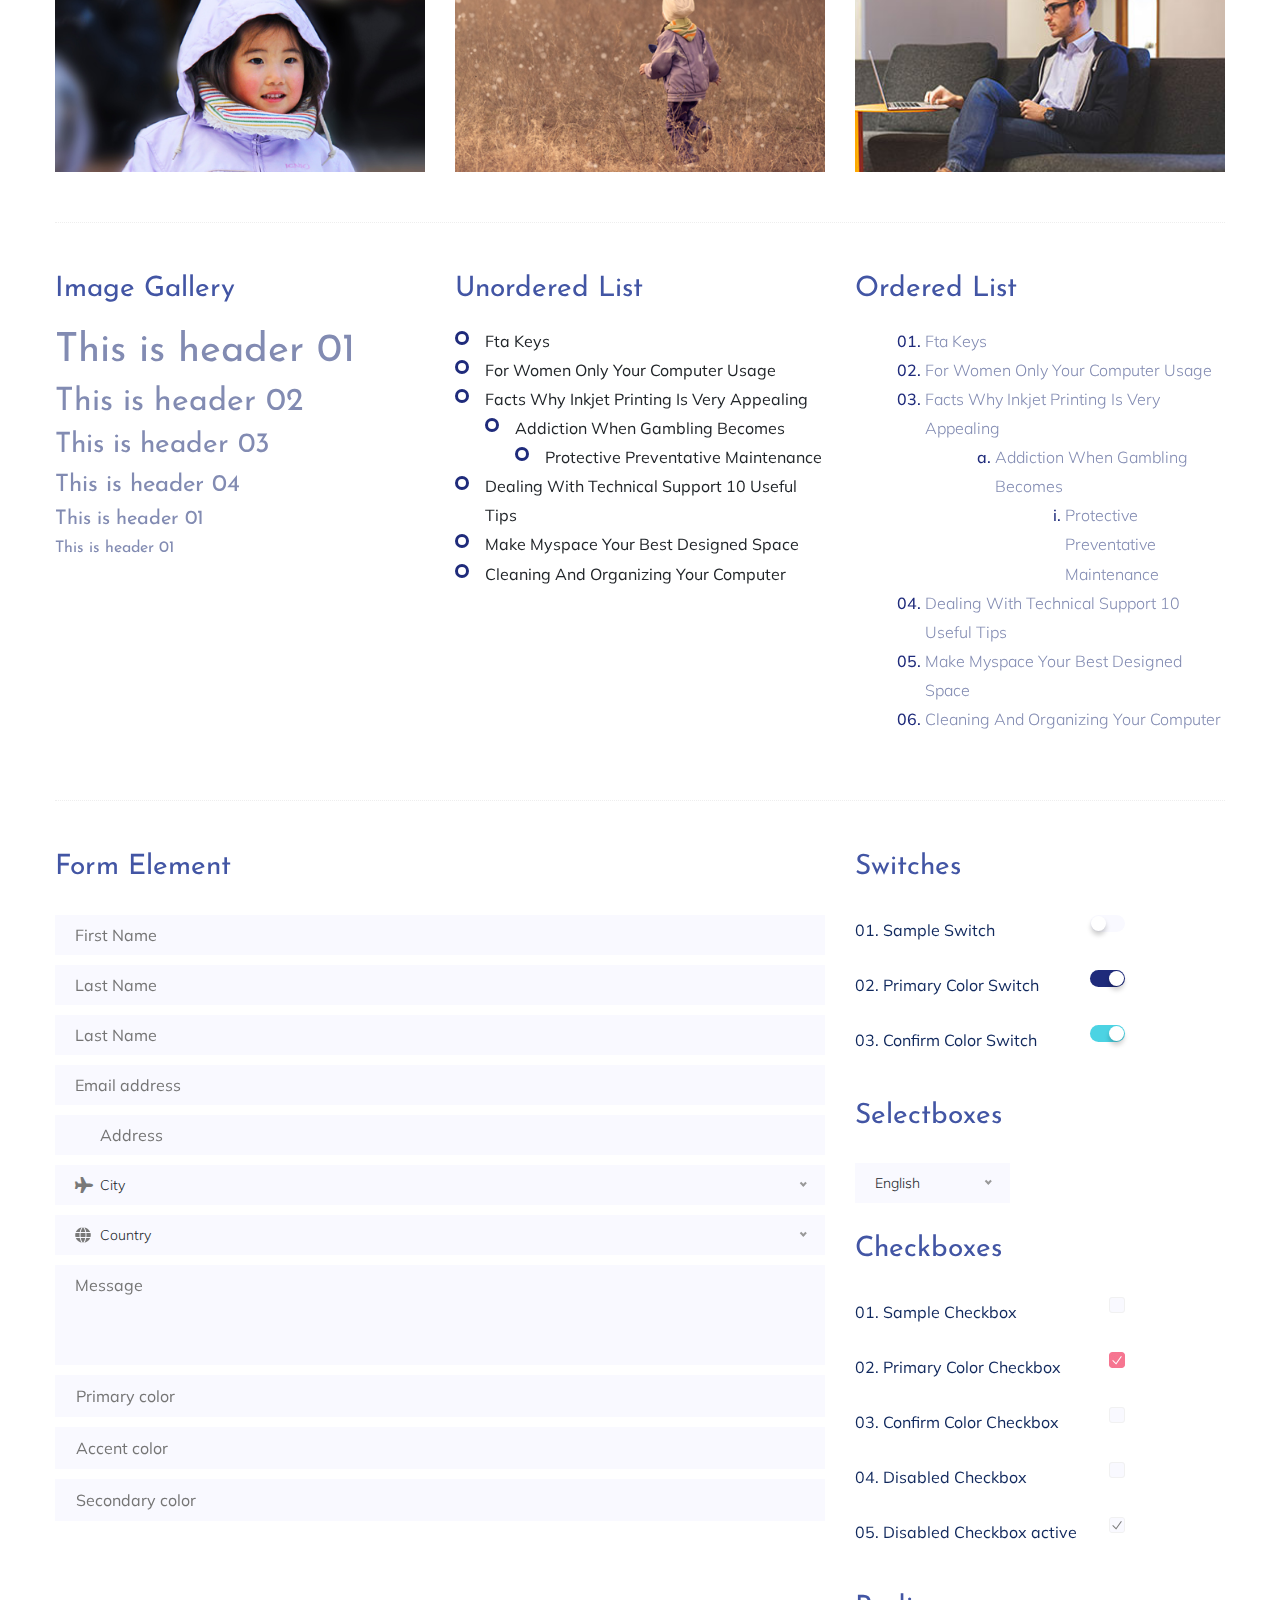
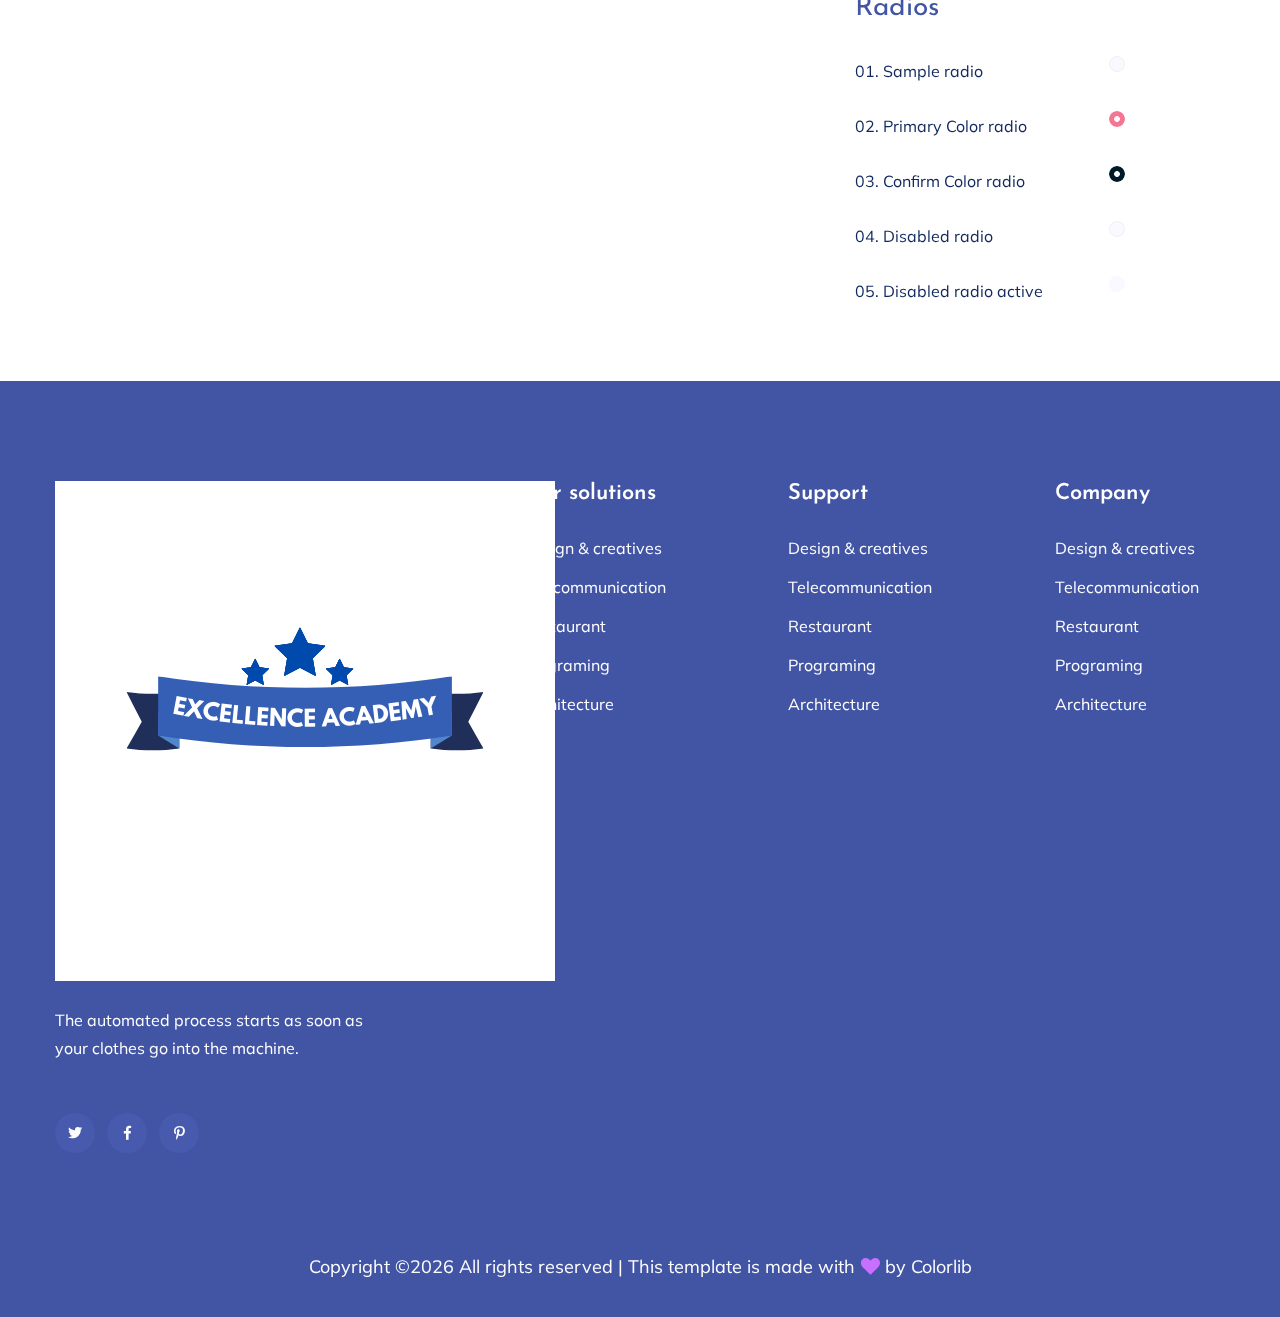
<file: elements.html>
<!doctype html>
<html class="no-js" lang="zxx">
<head>
	<meta charset="utf-8">
	<meta http-equiv="x-ua-compatible" content="ie=edge">
	 <title>Excellence Academy | Education</title>
	<meta name="description" content="">
	<meta name="viewport" content="width=device-width, initial-scale=1">
	<link rel="shortcut icon" type="image/x-icon" href="assets/img/favicon.ico">

	<!-- CSS here -->
	<link rel="stylesheet" href="assets/css/bootstrap.min.css">
	<link rel="stylesheet" href="assets/css/owl.carousel.min.css">
	<link rel="stylesheet" href="assets/css/slicknav.css">
	<link rel="stylesheet" href="assets/css/animate.min.css">
	<link rel="stylesheet" href="assets/css/hamburgers.min.css">
	<link rel="stylesheet" href="assets/css/magnific-popup.css">
	<link rel="stylesheet" href="assets/css/fontawesome-all.min.css">
	<link rel="stylesheet" href="assets/css/themify-icons.css">
	<link rel="stylesheet" href="assets/css/slick.css">
	<link rel="stylesheet" href="assets/css/nice-select.css">
	<link rel="stylesheet" href="assets/css/style.css">
</head>
<body>
	<!--? Preloader Start -->
	<div id="preloader-active">
		<div class="preloader d-flex align-items-center justify-content-center">
			<div class="preloader-inner position-relative">
				<div class="preloader-circle"></div>
				<div class="preloader-img pere-text">
					<img src="assets/img/logo/loder.png" alt="">
				</div>
			</div>
		</div>
	</div>
	<!-- Preloader Start -->
	<!-- Header Start -->
	<div class="header-area header-transparent">
		<div class="main-header ">
			<div class="header-bottom  header-sticky">
				<div class="container-fluid">
					<div class="row align-items-center">
						<!-- Logo -->
						<div class="col-xl-2 col-lg-2">
							<div class="logo">
								<a href="index.html"><img src="assets/img/logo/logo.png" alt=""></a>
							</div>
						</div>
						<div class="col-xl-10 col-lg-10">
							<div class="menu-wrapper d-flex align-items-center justify-content-end">
								<!-- Main-menu -->
								<div class="main-menu d-none d-lg-block">
									<nav>
										<ul id="navigation">                                                                                          
											<li class="active" ><a href="index.html">Home</a></li>
											<li><a href="courses.html">Courses</a></li>
											<li><a href="about.html">About</a></li>
											<!-- <li><a href="#">Blog</a>
												<ul class="submenu">
													<li><a href="blog.html">Blog</a></li>
													<li><a href="blog_details.html">Blog Details</a></li>
													<li><a href="elements.html">Element</a></li>
												</ul>
											</li> -->
											<li><a href="contact.html">Contact</a></li>
											<!-- Button -->
											 <li href="tel:+918076197269">
                         <a class="btn ti-tablet">Call</a>
                        </li>>
											<!-- <li class="button-header"><a href="login.html" class="btn btn3">Log in</a></li> -->
										</ul>
									</nav>
								</div>
							</div>
						</div> 
						<!-- Mobile Menu -->
						<div class="col-12">
							<div class="mobile_menu d-block d-lg-none"></div>
						</div>
					</div>
				</div>
			</div>
		</div>
	</div>
	<!-- Header End -->
	<main>
		<!--? slider Area Start-->
		<section class="slider-area slider-area2">
			<div class="slider-active">
				<!-- Single Slider -->
				<div class="single-slider slider-height2">
					<div class="container">
						<div class="row">
							<div class="col-xl-8 col-lg-11 col-md-12">
								<div class="hero__caption hero__caption2">
									<h1 data-animation="bounceIn" data-delay="0.2s">Elements</h1>
									<!-- breadcrumb Start-->
									<nav aria-label="breadcrumb">
										<ol class="breadcrumb">
											<li class="breadcrumb-item"><a href="index.html">Home</a></li>
											<li class="breadcrumb-item"><a href="#">Elements</a></li> 
										</ol>
									</nav>
									<!-- breadcrumb End -->
								</div>
							</div>
						</div>
					</div>          
				</div>
			</div>
		</section>
		<!--? Start Sample Area -->
		<section class="sample-text-area">
			<div class="container box_1170">
				<h3 class="text-heading">Text Sample</h3>
				<p class="sample-text">
					Every avid independent filmmaker has <b>Bold</b> about making that <i>Italic</i> interest documentary,
					or short
					film to show off their creative prowess. Many have great ideas and want to “wow”
					the<sup>Superscript</sup> scene,
					or video renters with their big project. But once you have the<sub>Subscript</sub> “in the can” (no easy
					feat), how
					do you move from a <del>Strike</del> through of master DVDs with the <u>“Underline”</u> marked
					hand-written title
					inside a secondhand CD case, to a pile of cardboard boxes full of shiny new, retail-ready DVDs, with UPC
					barcodes
					and polywrap sitting on your doorstep? You need to create eye-popping artwork and have your project
					replicated.
					Using a reputable full service DVD Replication company like PacificDisc, Inc. to partner with is
					certainly a
					helpful option to ensure a professional end result, but to help with your DVD replication project, here
					are 4 easy
					steps to follow for good DVD replication results:
					
				</p>
			</div>
		</section>
		<!-- End Sample Area -->
		<!--? Start Button -->
		<section class="button-area">
			<div class="container box_1170 border-top-generic">
				<h3 class="text-heading">Sample Buttons</h3>
				<div class="button-group-area">
					<a href="#" class="genric-btn default">Default</a>
					<a href="#" class="genric-btn primary">Primary</a>
					<a href="#" class="genric-btn success">Success</a>
					<a href="#" class="genric-btn info">Info</a>
					<a href="#" class="genric-btn warning">Warning</a>
					<a href="#" class="genric-btn danger">Danger</a>
					<a href="#" class="genric-btn link">Link</a>
					<a href="#" class="genric-btn disable">Disable</a>
				</div>
				<div class="button-group-area mt-10">
					<a href="#" class="genric-btn default-border">Default</a>
					<a href="#" class="genric-btn primary-border">Primary</a>
					<a href="#" class="genric-btn success-border">Success</a>
					<a href="#" class="genric-btn info-border">Info</a>
					<a href="#" class="genric-btn warning-border">Warning</a>
					<a href="#" class="genric-btn danger-border">Danger</a>
					<a href="#" class="genric-btn link-border">Link</a>
					<a href="#" class="genric-btn disable">Disable</a>
				</div>
				<div class="button-group-area mt-40">
					<a href="#" class="genric-btn default radius">Default</a>
					<a href="#" class="genric-btn primary radius">Primary</a>
					<a href="#" class="genric-btn success radius">Success</a>
					<a href="#" class="genric-btn info radius">Info</a>
					<a href="#" class="genric-btn warning radius">Warning</a>
					<a href="#" class="genric-btn danger radius">Danger</a>
					<a href="#" class="genric-btn link radius">Link</a>
					<a href="#" class="genric-btn disable radius">Disable</a>
				</div>
				<div class="button-group-area mt-10">
					<a href="#" class="genric-btn default-border radius">Default</a>
					<a href="#" class="genric-btn primary-border radius">Primary</a>
					<a href="#" class="genric-btn success-border radius">Success</a>
					<a href="#" class="genric-btn info-border radius">Info</a>
					<a href="#" class="genric-btn warning-border radius">Warning</a>
					<a href="#" class="genric-btn danger-border radius">Danger</a>
					<a href="#" class="genric-btn link-border radius">Link</a>
					<a href="#" class="genric-btn disable radius">Disable</a>
				</div>
				<div class="button-group-area mt-40">
					<a href="#" class="genric-btn default circle">Default</a>
					<a href="#" class="genric-btn primary circle">Primary</a>
					<a href="#" class="genric-btn success circle">Success</a>
					<a href="#" class="genric-btn info circle">Info</a>
					<a href="#" class="genric-btn warning circle">Warning</a>
					<a href="#" class="genric-btn danger circle">Danger</a>
					<a href="#" class="genric-btn link circle">Link</a>
					<a href="#" class="genric-btn disable circle">Disable</a>
				</div>
				<div class="button-group-area mt-10">
					<a href="#" class="genric-btn default-border circle">Default</a>
					<a href="#" class="genric-btn primary-border circle">Primary</a>
					<a href="#" class="genric-btn success-border circle">Success</a>
					<a href="#" class="genric-btn info-border circle">Info</a>
					<a href="#" class="genric-btn warning-border circle">Warning</a>
					<a href="#" class="genric-btn danger-border circle">Danger</a>
					<a href="#" class="genric-btn link-border circle">Link</a>
					<a href="#" class="genric-btn disable circle">Disable</a>
				</div>
				<div class="button-group-area mt-40">
					<a href="#" class="genric-btn default circle arrow">Default<span class="lnr lnr-arrow-right"></span></a>
					<a href="#" class="genric-btn primary circle arrow">Primary<span class="lnr lnr-arrow-right"></span></a>
					<a href="#" class="genric-btn success circle arrow">Success<span class="lnr lnr-arrow-right"></span></a>
					<a href="#" class="genric-btn info circle arrow">Info<span class="lnr lnr-arrow-right"></span></a>
					<a href="#" class="genric-btn warning circle arrow">Warning<span class="lnr lnr-arrow-right"></span></a>
					<a href="#" class="genric-btn danger circle arrow">Danger<span class="lnr lnr-arrow-right"></span></a>
				</div>
				<div class="button-group-area mt-10">
					<a href="#" class="genric-btn default-border circle arrow">Default<span
						class="lnr lnr-arrow-right"></span></a>
						<a href="#" class="genric-btn primary-border circle arrow">Primary<span
							class="lnr lnr-arrow-right"></span></a>
							<a href="#" class="genric-btn success-border circle arrow">Success<span
								class="lnr lnr-arrow-right"></span></a>
								<a href="#" class="genric-btn info-border circle arrow">Info<span
									class="lnr lnr-arrow-right"></span></a>
									<a href="#" class="genric-btn warning-border circle arrow">Warning<span
										class="lnr lnr-arrow-right"></span></a>
										<a href="#" class="genric-btn danger-border circle arrow">Danger<span
											class="lnr lnr-arrow-right"></span></a>
										</div>
										<div class="button-group-area mt-40">
											<a href="#" class="genric-btn primary e-large">Extra Large</a>
											<a href="#" class="genric-btn success large">Large</a>
											<a href="#" class="genric-btn primary">Default</a>
											<a href="#" class="genric-btn success medium">Medium</a>
											<a href="#" class="genric-btn primary small">Small</a>
										</div>
										<div class="button-group-area mt-10">
											<a href="#" class="genric-btn primary-border e-large">Extra Large</a>
											<a href="#" class="genric-btn success-border large">Large</a>
											<a href="#" class="genric-btn primary-border">Default</a>
											<a href="#" class="genric-btn success-border medium">Medium</a>
											<a href="#" class="genric-btn primary-border small">Small</a>
										</div>
									</div>
								</section>
								<!-- End Button -->
								<!--? Start Align Area -->
								<div class="whole-wrap">
									<div class="container box_1170">
										<div class="section-top-border">
											<h3 class="mb-30">Left Aligned</h3>
											<div class="row">
												<div class="col-md-3">
													<img src="assets/img/elements/d.jpg" alt="" class="img-fluid">
												</div>
												<div class="col-md-9 mt-sm-20">
													<p>Recently, the US Federal government banned online casinos from operating in America by making
														it illegal to
														transfer money to them through any US bank or payment system. As a result of this law, most
														of the popular
														online casino networks such as Party Gaming and PlayTech left the United States. Overnight,
														online casino
														players found themselves being chased by the Federal government. But, after a fortnight, the
														online casino
														industry came up with a solution and new online casinos started taking root. These began to
														operate under a
														different business umbrella, and by doing that, rendered the transfer of money to and from
														them legal. A major
														part of this was enlisting electronic banking systems that would accept this new
														clarification and start doing
														business with me. Listed in this article are the electronic banking systems that accept
														players from the United
													States that wish to play in online casinos.</p>
												</div>
											</div>
										</div>
										<div class="section-top-border text-right">
											<h3 class="mb-30">Right Aligned</h3>
											<div class="row">
												<div class="col-md-9">
													<p class="text-right">Over time, even the most sophisticated, memory packed computer can begin
														to run slow if we
														don’t do something to prevent it. The reason why has less to do with how computers are made
														and how they age and
														more to do with the way we use them. You see, all of the daily tasks that we do on our PC
														from running programs
														to downloading and deleting software can make our computer sluggish. To keep this from
														happening, you need to
														understand the reasons why your PC is getting slower and do something to keep your PC
														running at its best. You
													can do this through regular maintenance and PC performance optimization programs</p>
													<p class="text-right">Before we discuss all of the things that could be affecting your PC’s
														performance, let’s
													talk a little about what symptoms</p>
												</div>
												<div class="col-md-3">
													<img src="assets/img/elements/d.jpg" alt="" class="img-fluid">
												</div>
											</div>
										</div>
										<div class="section-top-border">
											<h3 class="mb-30">Definition</h3>
											<div class="row">
												<div class="col-md-4">
													<div class="single-defination">
														<h4 class="mb-20">Definition 01</h4>
														<p>Recently, the US Federal government banned online casinos from operating in America by
															making it illegal to
															transfer money to them through any US bank or payment system. As a result of this law,
															most of the popular
														online casino networks</p>
													</div>
												</div>
												<div class="col-md-4">
													<div class="single-defination">
														<h4 class="mb-20">Definition 02</h4>
														<p>Recently, the US Federal government banned online casinos from operating in America by
															making it illegal to
															transfer money to them through any US bank or payment system. As a result of this law,
															most of the popular
														online casino networks</p>
													</div>
												</div>
												<div class="col-md-4">
													<div class="single-defination">
														<h4 class="mb-20">Definition 03</h4>
														<p>Recently, the US Federal government banned online casinos from operating in America by
															making it illegal to
															transfer money to them through any US bank or payment system. As a result of this law,
															most of the popular
														online casino networks</p>
													</div>
												</div>
											</div>
										</div>
										<div class="section-top-border">
											<h3 class="mb-30">Block Quotes</h3>
											<div class="row">
												<div class="col-lg-12">
													<blockquote class="generic-blockquote">
														“Recently, the US Federal government banned online casinos from operating in America by
														making it illegal to
														transfer money to them through any US bank or payment system. As a result of this law, most
														of the popular
														online casino networks such as Party Gaming and PlayTech left the United States. Overnight,
														online casino
														players found themselves being chased by the Federal government. But, after a fortnight, the
														online casino
														industry came up with a solution and new online casinos started taking root. These began to
														operate under a
														different business umbrella, and by doing that, rendered the transfer of money to and from
														them legal. A major
														part of this was enlisting electronic banking systems that would accept this new
														clarification and start doing
														business with me. Listed in this article are the electronic banking”
													</blockquote>
												</div>
											</div>
										</div>
										<div class="section-top-border">
											<h3 class="mb-30">Table</h3>
											<div class="progress-table-wrap">
												<div class="progress-table">
													<div class="table-head">
														<div class="serial">#</div>
														<div class="country">Countries</div>
														<div class="visit">Visits</div>
														<div class="percentage">Percentages</div>
													</div>
													<div class="table-row">
														<div class="serial">01</div>
														<div class="country"> <img src="assets/img/elements/f1.jpg" alt="flag">Canada</div>
														<div class="visit">645032</div>
														<div class="percentage">
															<div class="progress">
																<div class="progress-bar color-1" role="progressbar" style="width: 80%"
																aria-valuenow="80" aria-valuemin="0" aria-valuemax="100"></div>
															</div>
														</div>
													</div>
													<div class="table-row">
														<div class="serial">02</div>
														<div class="country"> <img src="assets/img/elements/f2.jpg" alt="flag">Canada</div>
														<div class="visit">645032</div>
														<div class="percentage">
															<div class="progress">
																<div class="progress-bar color-2" role="progressbar" style="width: 30%"
																aria-valuenow="30" aria-valuemin="0" aria-valuemax="100"></div>
															</div>
														</div>
													</div>
													<div class="table-row">
														<div class="serial">03</div>
														<div class="country"> <img src="assets/img/elements/f3.jpg" alt="flag">Canada</div>
														<div class="visit">645032</div>
														<div class="percentage">
															<div class="progress">
																<div class="progress-bar color-3" role="progressbar" style="width: 55%"
																aria-valuenow="55" aria-valuemin="0" aria-valuemax="100"></div>
															</div>
														</div>
													</div>
													<div class="table-row">
														<div class="serial">04</div>
														<div class="country"> <img src="assets/img/elements/f4.jpg" alt="flag">Canada</div>
														<div class="visit">645032</div>
														<div class="percentage">
															<div class="progress">
																<div class="progress-bar color-4" role="progressbar" style="width: 60%"
																aria-valuenow="60" aria-valuemin="0" aria-valuemax="100"></div>
															</div>
														</div>
													</div>
													<div class="table-row">
														<div class="serial">05</div>
														<div class="country"> <img src="assets/img/elements/f5.jpg" alt="flag">Canada</div>
														<div class="visit">645032</div>
														<div class="percentage">
															<div class="progress">
																<div class="progress-bar color-5" role="progressbar" style="width: 40%"
																aria-valuenow="40" aria-valuemin="0" aria-valuemax="100"></div>
															</div>
														</div>
													</div>
													<div class="table-row">
														<div class="serial">06</div>
														<div class="country"> <img src="assets/img/elements/f6.jpg" alt="flag">Canada</div>
														<div class="visit">645032</div>
														<div class="percentage">
															<div class="progress">
																<div class="progress-bar color-6" role="progressbar" style="width: 70%"
																aria-valuenow="70" aria-valuemin="0" aria-valuemax="100"></div>
															</div>
														</div>
													</div>
													<div class="table-row">
														<div class="serial">07</div>
														<div class="country"> <img src="assets/img/elements/f7.jpg" alt="flag">Canada</div>
														<div class="visit">645032</div>
														<div class="percentage">
															<div class="progress">
																<div class="progress-bar color-7" role="progressbar" style="width: 30%"
																aria-valuenow="30" aria-valuemin="0" aria-valuemax="100"></div>
															</div>
														</div>
													</div>
													<div class="table-row">
														<div class="serial">08</div>
														<div class="country"> <img src="assets/img/elements/f8.jpg" alt="flag">Canada</div>
														<div class="visit">645032</div>
														<div class="percentage">
															<div class="progress">
																<div class="progress-bar color-8" role="progressbar" style="width: 60%"
																aria-valuenow="60" aria-valuemin="0" aria-valuemax="100"></div>
															</div>
														</div>
													</div>
												</div>
											</div>
										</div>
										<div class="section-top-border">
											<h3>Image Gallery</h3>
											<div class="row gallery-item">
												<div class="col-md-4">
													<a href="assets/img/elements/g1.jpg" class="img-pop-up">
														<div class="single-gallery-image" style="background: url(assets/img/elements/g1.jpg);"></div>
													</a>
												</div>
												<div class="col-md-4">
													<a href="assets/img/elements/g2.jpg" class="img-pop-up">
														<div class="single-gallery-image" style="background: url(assets/img/elements/g2.jpg);"></div>
													</a>
												</div>
												<div class="col-md-4">
													<a href="assets/img/elements/g3.jpg" class="img-pop-up">
														<div class="single-gallery-image" style="background: url(assets/img/elements/g3.jpg);"></div>
													</a>
												</div>
												<div class="col-md-6">
													<a href="assets/img/elements/g4.jpg" class="img-pop-up">
														<div class="single-gallery-image" style="background: url(assets/img/elements/g4.jpg);"></div>
													</a>
												</div>
												<div class="col-md-6">
													<a href="assets/img/elements/g5.jpg" class="img-pop-up">
														<div class="single-gallery-image" style="background: url(assets/img/elements/g5.jpg);"></div>
													</a>
												</div>
												<div class="col-md-4">
													<a href="assets/img/elements/g6.jpg" class="img-pop-up">
														<div class="single-gallery-image" style="background: url(assets/img/elements/g6.jpg);"></div>
													</a>
												</div>
												<div class="col-md-4">
													<a href="assets/img/elements/g7.jpg" class="img-pop-up">
														<div class="single-gallery-image" style="background: url(assets/img/elements/g7.jpg);"></div>
													</a>
												</div>
												<div class="col-md-4">
													<a href="assets/img/elements/g8.jpg" class="img-pop-up">
														<div class="single-gallery-image" style="background: url(assets/img/elements/g8.jpg);"></div>
													</a>
												</div>
											</div>
										</div>
										<div class="section-top-border">
											<div class="row">
												<div class="col-md-4">
													<h3 class="mb-20">Image Gallery</h3>
													<div class="typography">
														<h1>This is header 01</h1>
														<h2>This is header 02</h2>
														<h3>This is header 03</h3>
														<h4>This is header 04</h4>
														<h5>This is header 01</h5>
														<h6>This is header 01</h6>
													</div>
												</div>
												<div class="col-md-4 mt-sm-30">
													<h3 class="mb-20">Unordered List</h3>
													<div class="">
														<ul class="unordered-list">
															<li>Fta Keys</li>
															<li>For Women Only Your Computer Usage</li>
															<li>Facts Why Inkjet Printing Is Very Appealing
																<ul>
																	<li>Addiction When Gambling Becomes
																		<ul>
																			<li>Protective Preventative Maintenance</li>
																		</ul>
																	</li>
																</ul>
															</li>
															<li>Dealing With Technical Support 10 Useful Tips</li>
															<li>Make Myspace Your Best Designed Space</li>
															<li>Cleaning And Organizing Your Computer</li>
														</ul>
													</div>
												</div>
												<div class="col-md-4 mt-sm-30">
													<h3 class="mb-20">Ordered List</h3>
													<div class="">
														<ol class="ordered-list">
															<li><span>Fta Keys</span></li>
															<li><span>For Women Only Your Computer Usage</span></li>
															<li><span>Facts Why Inkjet Printing Is Very Appealing</span>
																<ol class="ordered-list-alpha">
																	<li><span>Addiction When Gambling Becomes</span>
																		<ol class="ordered-list-roman">
																			<li><span>Protective Preventative Maintenance</span></li>
																		</ol>
																	</li>
																</ol>
															</li>
															<li><span>Dealing With Technical Support 10 Useful Tips</span></li>
															<li><span>Make Myspace Your Best Designed Space</span></li>
															<li><span>Cleaning And Organizing Your Computer</span></li>
														</ol>
													</div>
												</div>
											</div>
										</div>
										<div class="section-top-border">
											<div class="row">
												<div class="col-lg-8 col-md-8">
													<h3 class="mb-30">Form Element</h3>
													<form action="#">
														<div class="mt-10">
															<input type="text" name="first_name" placeholder="First Name"
															onfocus="this.placeholder = ''" onblur="this.placeholder = 'First Name'" required
															class="single-input">
														</div>
														<div class="mt-10">
															<input type="text" name="last_name" placeholder="Last Name"
															onfocus="this.placeholder = ''" onblur="this.placeholder = 'Last Name'" required
															class="single-input">
														</div>
														<div class="mt-10">
															<input type="text" name="last_name" placeholder="Last Name"
															onfocus="this.placeholder = ''" onblur="this.placeholder = 'Last Name'" required
															class="single-input">
														</div>
														<div class="mt-10">
															<input type="email" name="EMAIL" placeholder="Email address"
															onfocus="this.placeholder = ''" onblur="this.placeholder = 'Email address'" required
															class="single-input">
														</div>
														<div class="input-group-icon mt-10">
															<div class="icon"><i class="fa fa-thumb-tack" aria-hidden="true"></i></div>
															<input type="text" name="address" placeholder="Address" onfocus="this.placeholder = ''"
															onblur="this.placeholder = 'Address'" required class="single-input">
														</div>
														<div class="input-group-icon mt-10">
															<div class="icon"><i class="fa fa-plane" aria-hidden="true"></i></div>
															<div class="form-select" id="default-select"">
																<select>
																	<option value=" 1">City</option>
																	<option value="1">Dhaka</option>
																	<option value="1">Dilli</option>
																	<option value="1">Newyork</option>
																	<option value="1">Islamabad</option>
																</select>
															</div>
														</div>
														<div class="input-group-icon mt-10">
															<div class="icon"><i class="fa fa-globe" aria-hidden="true"></i></div>
															<div class="form-select" id="default-select"">
																<select>
																	<option value=" 1">Country</option>
																	<option value="1">Bangladesh</option>
																	<option value="1">India</option>
																	<option value="1">England</option>
																	<option value="1">Srilanka</option>
																</select>
															</div>
														</div>
														
														<div class="mt-10">
															<textarea class="single-textarea" placeholder="Message" onfocus="this.placeholder = ''"
															onblur="this.placeholder = 'Message'" required></textarea>
														</div>
														<div class="mt-10">
															<input type="text" name="first_name" placeholder="Primary color"
															onfocus="this.placeholder = ''" onblur="this.placeholder = 'Primary color'" required
															class="single-input-primary">
														</div>
														<div class="mt-10">
															<input type="text" name="first_name" placeholder="Accent color"
															onfocus="this.placeholder = ''" onblur="this.placeholder = 'Accent color'" required
															class="single-input-accent">
														</div>
														<div class="mt-10">
															<input type="text" name="first_name" placeholder="Secondary color"
															onfocus="this.placeholder = ''" onblur="this.placeholder = 'Secondary color'"
															required class="single-input-secondary">
														</div>
													</form>
												</div>
												<div class="col-lg-3 col-md-4 mt-sm-30">
													<div class="single-element-widget">
														<h3 class="mb-30">Switches</h3>
														<div class="switch-wrap d-flex justify-content-between">
															<p>01. Sample Switch</p>
															<div class="primary-switch">
																<input type="checkbox" id="default-switch">
																<label for="default-switch"></label>
															</div>
														</div>
														<div class="switch-wrap d-flex justify-content-between">
															<p>02. Primary Color Switch</p>
															<div class="primary-switch">
																<input type="checkbox" id="primary-switch" checked>
																<label for="primary-switch"></label>
															</div>
														</div>
														<div class="switch-wrap d-flex justify-content-between">
															<p>03. Confirm Color Switch</p>
															<div class="confirm-switch">
																<input type="checkbox" id="confirm-switch" checked>
																<label for="confirm-switch"></label>
															</div>
														</div>
													</div>
													<div class="single-element-widget mt-30">
														<h3 class="mb-30">Selectboxes</h3>
														<div class="default-select" id="default-select"">
															<select>
																<option value=" 1">English</option>
																<option value="1">Spanish</option>
																<option value="1">Arabic</option>
																<option value="1">Portuguise</option>
																<option value="1">Bengali</option>
															</select>
														</div>
													</div>
													<div class="single-element-widget mt-30">
														<h3 class="mb-30">Checkboxes</h3>
														<div class="switch-wrap d-flex justify-content-between">
															<p>01. Sample Checkbox</p>
															<div class="primary-checkbox">
																<input type="checkbox" id="default-checkbox">
																<label for="default-checkbox"></label>
															</div>
														</div>
														<div class="switch-wrap d-flex justify-content-between">
															<p>02. Primary Color Checkbox</p>
															<div class="primary-checkbox">
																<input type="checkbox" id="primary-checkbox" checked>
																<label for="primary-checkbox"></label>
															</div>
														</div>
														<div class="switch-wrap d-flex justify-content-between">
															<p>03. Confirm Color Checkbox</p>
															<div class="confirm-checkbox">
																<input type="checkbox" id="confirm-checkbox">
																<label for="confirm-checkbox"></label>
															</div>
														</div>
														<div class="switch-wrap d-flex justify-content-between">
															<p>04. Disabled Checkbox</p>
															<div class="disabled-checkbox">
																<input type="checkbox" id="disabled-checkbox" disabled>
																<label for="disabled-checkbox"></label>
															</div>
														</div>
														<div class="switch-wrap d-flex justify-content-between">
															<p>05. Disabled Checkbox active</p>
															<div class="disabled-checkbox">
																<input type="checkbox" id="disabled-checkbox-active" checked disabled>
																<label for="disabled-checkbox-active"></label>
															</div>
														</div>
													</div>
													<div class="single-element-widget mt-30">
														<h3 class="mb-30">Radios</h3>
														<div class="switch-wrap d-flex justify-content-between">
															<p>01. Sample radio</p>
															<div class="primary-radio">
																<input type="checkbox" id="default-radio">
																<label for="default-radio"></label>
															</div>
														</div>
														<div class="switch-wrap d-flex justify-content-between">
															<p>02. Primary Color radio</p>
															<div class="primary-radio">
																<input type="checkbox" id="primary-radio" checked>
																<label for="primary-radio"></label>
															</div>
														</div>
														<div class="switch-wrap d-flex justify-content-between">
															<p>03. Confirm Color radio</p>
															<div class="confirm-radio">
																<input type="checkbox" id="confirm-radio" checked>
																<label for="confirm-radio"></label>
															</div>
														</div>
														<div class="switch-wrap d-flex justify-content-between">
															<p>04. Disabled radio</p>
															<div class="disabled-radio">
																<input type="checkbox" id="disabled-radio" disabled>
																<label for="disabled-radio"></label>
															</div>
														</div>
														<div class="switch-wrap d-flex justify-content-between">
															<p>05. Disabled radio active</p>
															<div class="disabled-radio">
																<input type="checkbox" id="disabled-radio-active" checked disabled>
																<label for="disabled-radio-active"></label>
															</div>
														</div>
													</div>
												</div>
											</div>
										</div>
									</div>
								</div>
								<!-- End Align Area -->
							</main>
							<footer>
								<div class="footer-wrappper footer-bg">
									<!-- Footer Start-->
									<div class="footer-area footer-padding">
										<div class="container">
											<div class="row justify-content-between">
												<div class="col-xl-4 col-lg-5 col-md-4 col-sm-6">
													<div class="single-footer-caption mb-50">
														<div class="single-footer-caption mb-30">
															<!-- logo -->
															<div class="footer-logo mb-25">
																<a href="index.html"><img src="assets/img/logo/logo2_footer.png" alt=""></a>
															</div>
															<div class="footer-tittle">
																<div class="footer-pera">
																	<p>The automated process starts as soon as your clothes go into the machine.</p>
																</div>
															</div>
															<!-- social -->
															<div class="footer-social">
																<a href="#"><i class="fab fa-twitter"></i></a>
																<a href="https://bit.ly/sai4ull"><i class="fab fa-facebook-f"></i></a>
																<a href="#"><i class="fab fa-pinterest-p"></i></a>
															</div>
														</div>
													</div>
												</div>
												<div class="col-xl-2 col-lg-3 col-md-4 col-sm-5">
													<div class="single-footer-caption mb-50">
														<div class="footer-tittle">
															<h4>Our solutions</h4>
															<ul>
																<li><a href="#">Design & creatives</a></li>
																<li><a href="#">Telecommunication</a></li>
																<li><a href="#">Restaurant</a></li>
																<li><a href="#">Programing</a></li>
																<li><a href="#">Architecture</a></li>
															</ul>
														</div>
													</div>
												</div>
												<div class="col-xl-2 col-lg-4 col-md-4 col-sm-6">
													<div class="single-footer-caption mb-50">
														<div class="footer-tittle">
															<h4>Support</h4>
															<ul>
																<li><a href="#">Design & creatives</a></li>
																<li><a href="#">Telecommunication</a></li>
																<li><a href="#">Restaurant</a></li>
																<li><a href="#">Programing</a></li>
																<li><a href="#">Architecture</a></li>
															</ul>
														</div>
													</div>
												</div>
												<div class="col-xl-2 col-lg-3 col-md-4 col-sm-6">
													<div class="single-footer-caption mb-50">
														<div class="footer-tittle">
															<h4>Company</h4>
															<ul>
																<li><a href="#">Design & creatives</a></li>
																<li><a href="#">Telecommunication</a></li>
																<li><a href="#">Restaurant</a></li>
																<li><a href="#">Programing</a></li>
																<li><a href="#">Architecture</a></li>
															</ul>
														</div>
													</div>
												</div>
											</div>
										</div>
									</div>
									<!-- footer-bottom area -->
									<div class="footer-bottom-area">
										<div class="container">
											<div class="footer-border">
												<div class="row d-flex align-items-center">
													<div class="col-xl-12 ">
														<div class="footer-copy-right text-center">
															<p><!-- Link back to Colorlib can't be removed. Template is licensed under CC BY 3.0. -->
																Copyright &copy;<script>document.write(new Date().getFullYear());</script> All rights reserved | This template is made with <i class="fa fa-heart" aria-hidden="true"></i> by <a href="https://colorlib.com" target="_blank">Colorlib</a>
																<!-- Link back to Colorlib can't be removed. Template is licensed under CC BY 3.0. --></p>
															</div>
														</div>
													</div>
												</div>
											</div>
										</div>
										<!-- Footer End-->
									</div>
								</footer> 
								<!-- Scroll Up -->
								<div id="back-top" >
									<a title="Go to Top" href="#"> <i class="fas fa-level-up-alt"></i></a>
								</div>
								<!-- JS here -->

								<script src="./assets/js/vendor/modernizr-3.5.0.min.js"></script>
								<!-- Jquery, Popper, Bootstrap -->
								<script src="./assets/js/vendor/jquery-1.12.4.min.js"></script>
								<script src="./assets/js/popper.min.js"></script>
								<script src="./assets/js/bootstrap.min.js"></script>
								<!-- Jquery Mobile Menu -->
								<script src="./assets/js/jquery.slicknav.min.js"></script>

								<!-- Jquery Slick , Owl-Carousel Plugins -->
								<script src="./assets/js/owl.carousel.min.js"></script>
								<script src="./assets/js/slick.min.js"></script>
								<!-- One Page, Animated-HeadLin -->
								<script src="./assets/js/wow.min.js"></script>
								<script src="./assets/js/animated.headline.js"></script>
								<script src="./assets/js/jquery.magnific-popup.js"></script>

								<!-- Date Picker -->
								<script src="./assets/js/gijgo.min.js"></script>
								<!-- Nice-select, sticky -->
								<script src="./assets/js/jquery.nice-select.min.js"></script>
								<script src="./assets/js/jquery.sticky.js"></script>
								
								<!-- counter , waypoint,Hover Direction -->
								<script src="./assets/js/jquery.counterup.min.js"></script>
								<script src="./assets/js/waypoints.min.js"></script>
								<script src="./assets/js/jquery.countdown.min.js"></script>
								<script src="./assets/js/hover-direction-snake.min.js"></script>

								<!-- contact js -->
								<script src="./assets/js/contact.js"></script>
								<script src="./assets/js/jquery.form.js"></script>
								<script src="./assets/js/jquery.validate.min.js"></script>
								<script src="./assets/js/mail-script.js"></script>
								<script src="./assets/js/jquery.ajaxchimp.min.js"></script>
								
								<!-- Jquery Plugins, main Jquery -->	
								<script src="./assets/js/plugins.js"></script>
								<script src="./assets/js/main.js"></script>
								
							</body>
							</html>
</file>
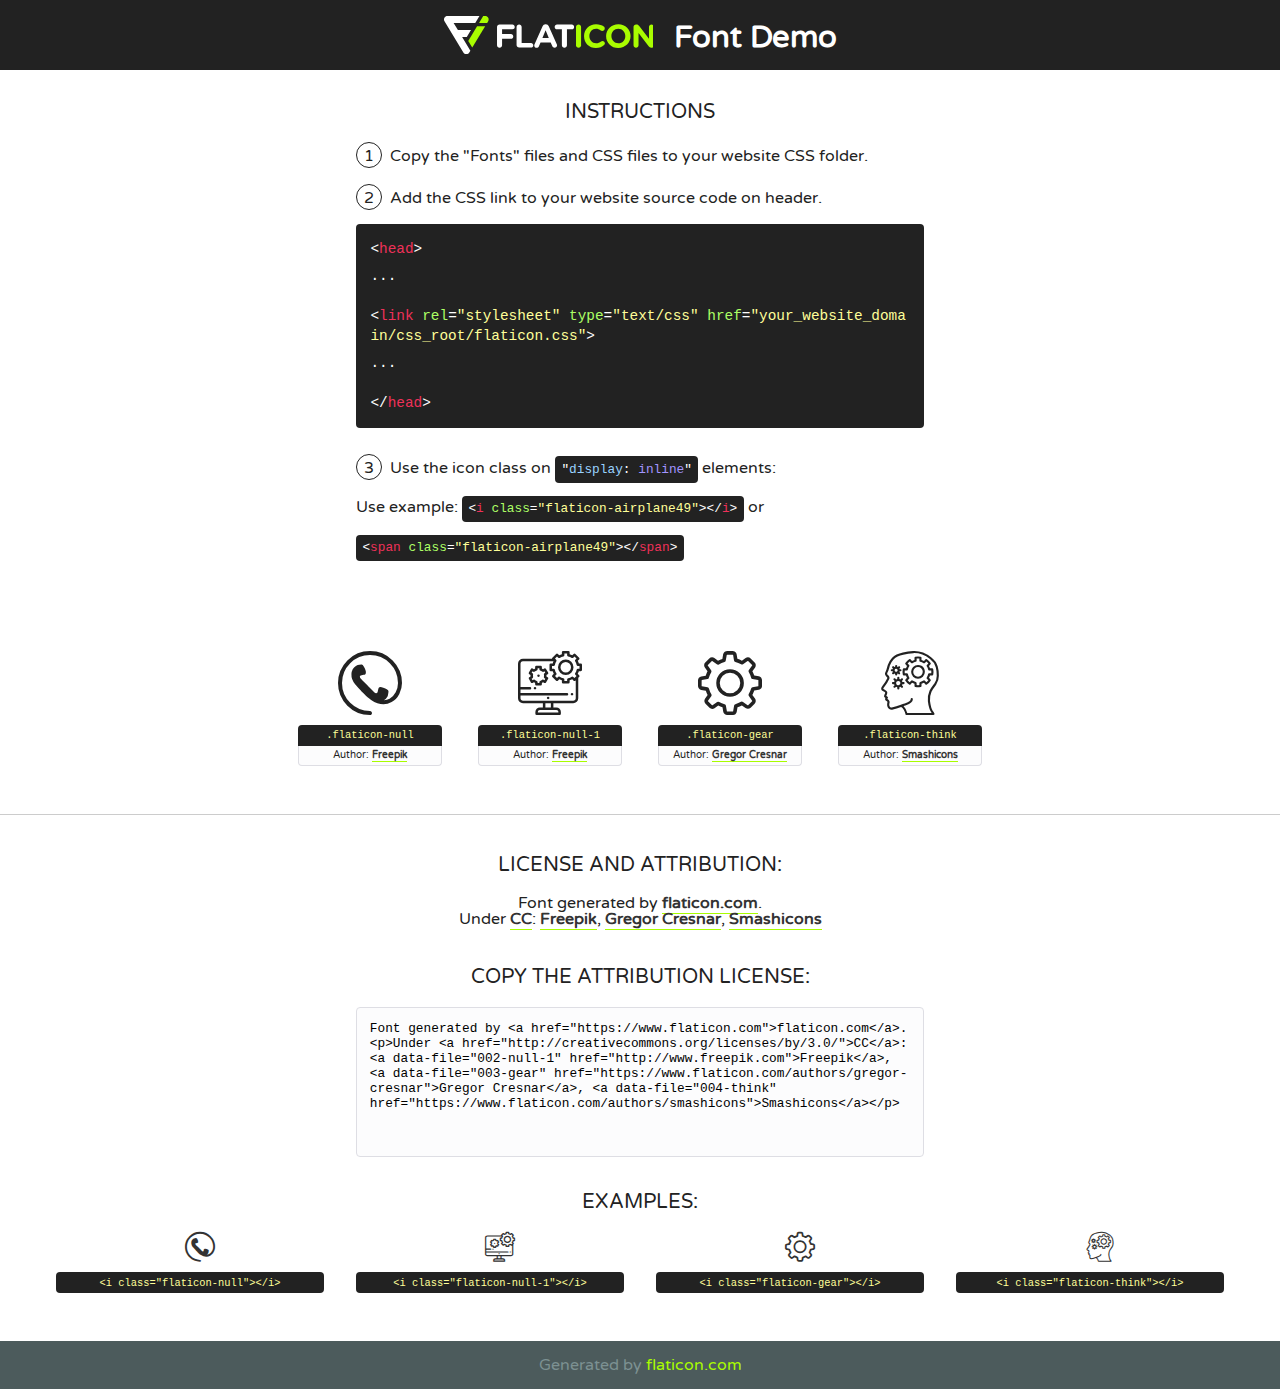
<file: assets/fonts/flaticon.html>
<!DOCTYPE html>
<!--
  Flaticon icon font: Flaticon
  Creation date: 02/06/2020 05:24
-->
<html>
<!DOCTYPE html>
<html>

<head>
    <title>Flaticon WebFont</title>
    <link href="http://fonts.googleapis.com/css?family=Varela+Round" rel="stylesheet" type="text/css" />
    <link rel="stylesheet" type="text/css" href="flaticon.css">
    <meta charset="UTF-8">
    <style>
    html, body, div, span, applet, object, iframe,
    h1, h2, h3, h4, h5, h6, p, blockquote, pre,
    a, abbr, acronym, address, big, cite, code,
    del, dfn, em, img, ins, kbd, q, s, samp,
    small, strike, strong, sub, sup, tt, var,
    b, u, i, center,
    dl, dt, dd, ol, ul, li,
    fieldset, form, label, legend,
    table, caption, tbody, tfoot, thead, tr, th, td,
    article, aside, canvas, details, embed, 
    figure, figcaption, footer, header, hgroup, 
    menu, nav, output, ruby, section, summary,
    time, mark, audio, video {
        margin: 0;
        padding: 0;
        border: 0;
        font-size: 100%;
        font: inherit;
        vertical-align: baseline;
    }
    /* HTML5 display-role reset for older browsers */
    article, aside, details, figcaption, figure, 
    footer, header, hgroup, menu, nav, section {
        display: block;
    }
    body {
        line-height: 1;
    }
    ol, ul {
        list-style: none;
    }
    blockquote, q {
        quotes: none;
    }
    blockquote:before, blockquote:after,
    q:before, q:after {
        content: '';
        content: none;
    }
    table {
        border-collapse: collapse;
        border-spacing: 0;
    }
    body {
        font-family: 'Varela Round', Helvetica, Arial, sans-serif;
        font-size: 16px;
        color: #222;
    }
    a {
        color: #333;
        border-bottom: 1px solid #a9fd00;
        font-weight: bold;
        text-decoration: none;
    }
    * {
        -moz-box-sizing: border-box;
        -webkit-box-sizing: border-box;
        box-sizing: border-box;
        margin: 0;
        padding: 0;
    }
    [class^="flaticon-"]:before, [class*=" flaticon-"]:before, [class^="flaticon-"]:after, [class*=" flaticon-"]:after {
        font-family: Flaticon;
        font-size: 30px;
        font-style: normal;
        margin-left: 20px;
        color: #333;
    }
    .wrapper {
        max-width: 600px;
        margin: auto;
        padding: 0 1em;
    }
    .title {
        font-size: 1.25em;
        text-align: center;
        margin-bottom: 1em;
        text-transform: uppercase;
    }
    header {
        text-align: center;
        background-color: #222;
        color: #fff;
        padding: 1em;
    }
    header .logo {
        width: 210px;
        height: 38px;
        display: inline-block;
        vertical-align: middle;
        margin-right: 1em;
        border: none;
    }
    header strong {
        font-size: 1.95em;
        font-weight: bold;
        vertical-align: middle;
        margin-top: 5px;
        display: inline-block;
    }
    .demo {
        margin: 2em auto;
        line-height: 1.25em;
    }
    .demo ul li {
        margin-bottom: 1em;
    }
    .demo ul li .num {
        color: #222;
        border-radius: 20px;
        display: inline-block;
        width: 26px;
        padding: 3px;
        height: 26px;
        text-align: center;
        margin-right: 0.5em;
        border: 1px solid #222;
    }
    .demo ul li code {
        background-color: #222;
        border-radius: 4px;
        padding: 0.25em 0.5em;
        display: inline-block;
        color: #fff;
        font-family: Consolas,Monaco,Lucida Console,Liberation Mono,DejaVu Sans Mono,Bitstream Vera Sans Mono,Courier New, monospace;
        font-weight: lighter;
        margin-top: 1em;
        font-size: 0.8em;
        word-break: break-all;
    }
    .demo ul li code.big {
        padding: 1em;
        font-size: 0.9em;
    }
    .demo ul li code .red {
        color: #EF3159;
    }
    .demo ul li code .green {
        color: #ACFF65;
    }
    .demo ul li code .yellow {
        color: #FFFF99;
    }
    .demo ul li code .blue {
        color: #99D3FF;
    }
    .demo ul li code .purple {
        color: #A295FF;
    }
    .demo ul li code .dots {
        margin-top: 0.5em;
        display: block;
    }
    #glyphs {
        border-bottom: 1px solid #ccc;
        padding: 2em 0;
        text-align: center;
    }
    .glyph {
        display: inline-block;
        width: 9em;
        margin: 1em;
        text-align: center;
        vertical-align: top;
        background: #FFF;
    }
    .glyph .glyph-icon {
        padding: 10px;
        display: block;
        font-family:"Flaticon";
        font-size: 64px;
        line-height: 1;
    }
    .glyph .glyph-icon:before {
        font-size: 64px;
        color: #222;
        margin-left: 0;
    }
    .class-name {
        font-size: 0.65em;
        background-color: #222;
        color: #fff;
        border-radius: 4px 4px 0 0;
        padding: 0.5em;
        color: #FFFF99;
        font-family: Consolas,Monaco,Lucida Console,Liberation Mono,DejaVu Sans Mono,Bitstream Vera Sans Mono,Courier New, monospace;
    }
    .author-name {
        font-size: 0.6em;
        background-color: #fcfcfd;
        border: 1px solid #DEDEE4;
        border-top: 0;
        border-radius: 0 0 4px 4px;
        padding: 0.5em;
    }
    .class-name:last-child {
        font-size: 10px;
        color:#888;
    }
    .class-name:last-child a {
        font-size: 10px;
        color:#555;
    }
    .class-name:last-child a:hover {
        color:#a9fd00;
    }
    .glyph > input {
        display: block;
        width: 100px;
        margin: 5px auto;
        text-align: center;
        font-size: 12px;
        cursor: text;
    }
    .glyph > input.icon-input {
        font-family:"Flaticon";
        font-size: 16px;
        margin-bottom: 10px;
    }
    .attribution .title {
        margin-top: 2em;
    }
    .attribution textarea {
        background-color: #fcfcfd;
        padding: 1em;
        border: none;
        box-shadow: none;
        border: 1px solid #DEDEE4;
        border-radius: 4px;
        resize: none;
        width: 100%;
        height: 150px;
        font-size: 0.8em;
        font-family: Consolas,Monaco,Lucida Console,Liberation Mono,DejaVu Sans Mono,Bitstream Vera Sans Mono,Courier New, monospace;
        -webkit-appearance: none;
    }
    .iconsuse {
        margin: 2em auto;
        text-align: center;
        max-width: 1200px;
    }
    .iconsuse:after {
        content: '';
        display: table;
        clear: both;
    }
    .iconsuse .image {
        float: left;
        width: 25%;
        padding: 0 1em;
    }
    .iconsuse .image p {
        margin-bottom: 1em;
    }
    .iconsuse .image span {
        display: block;
        font-size: 0.65em;
        background-color: #222;
        color: #fff;
        border-radius: 4px;
        padding: 0.5em;
        color: #FFFF99;
        margin-top: 1em;
        font-family: Consolas,Monaco,Lucida Console,Liberation Mono,DejaVu Sans Mono,Bitstream Vera Sans Mono,Courier New, monospace;
    }
    #footer {
        text-align: center;
        background-color: #4C5B5C;
        color: #7c9192;
        padding: 1em;
    }
    #footer a {
        border: none;
        color: #a9fd00;
        font-weight: normal;
    }
    @media (max-width: 960px) {
        .iconsuse .image {
            width: 50%;
        }
    }
    @media (max-width: 560px) {
        .iconsuse .image {
            width: 100%;
        }
    }
    </style>
</head>

<body class="characters-off">

    <header>
        <a href="https://www.flaticon.com" target="_blank" class="logo">
            <svg version="1.1" xmlns="http://www.w3.org/2000/svg" xmlns:xlink="http://www.w3.org/1999/xlink" xmlns:a="http://ns.adobe.com/AdobeSVGViewerExtensions/3.0/" viewBox="0 0 560.875 102.036" enable-background="new 0 0 560.875 102.036" xml:space="preserve">
                <defs>
                </defs>
                <g>
                    <g class="letters">
                        <path fill="#ffffff" d="M141.596,29.675c0-3.777,2.985-6.767,6.764-6.767h34.438c3.426,0,6.15,2.728,6.15,6.15
                        c0,3.43-2.724,6.149-6.15,6.149h-27.674v13.091h23.719c3.429,0,6.151,2.724,6.151,6.15c0,3.43-2.723,6.149-6.151,6.149h-23.719
                        v17.574c0,3.773-2.986,6.761-6.764,6.761c-3.779,0-6.764-2.989-6.764-6.761V29.675z"></path>
                        <path fill="#ffffff" d="M193.844,29.149c0-3.781,2.985-6.767,6.764-6.767c3.776,0,6.763,2.985,6.763,6.767v42.957h25.039
                        c3.426,0,6.149,2.726,6.149,6.153c0,3.425-2.723,6.15-6.149,6.15h-31.802c-3.779,0-6.764-2.986-6.764-6.768V29.149z"></path>
                        <path fill="#ffffff" d="M241.891,75.71l21.438-48.407c1.492-3.341,4.215-5.357,7.906-5.357h0.792
                        c3.686,0,6.323,2.017,7.815,5.357l21.439,48.407c0.436,0.967,0.701,1.845,0.701,2.723c0,3.602-2.809,6.501-6.414,6.501
                        c-3.161,0-5.269-1.845-6.499-4.655l-4.132-9.661h-27.059l-4.301,10.102c-1.144,2.631-3.426,4.214-6.237,4.214
                        c-3.517,0-6.24-2.81-6.24-6.325C241.1,77.64,241.451,76.677,241.891,75.71z M279.932,58.666l-8.521-20.297l-8.526,20.297H279.932
                        z"></path>
                        <path fill="#ffffff" d="M314.864,35.387H301.86c-3.429,0-6.239-2.813-6.239-6.238c0-3.429,2.811-6.24,6.239-6.24h39.533
                        c3.426,0,6.237,2.811,6.237,6.24c0,3.425-2.811,6.238-6.237,6.238h-13.001v42.785c0,3.773-2.99,6.761-6.764,6.761
                        c-3.779,0-6.764-2.989-6.764-6.761V35.387z"></path>
                        <path fill="#A9FD00" d="M352.615,29.149c0-3.781,2.985-6.767,6.767-6.767c3.774,0,6.761,2.985,6.761,6.767v49.024
                        c0,3.773-2.987,6.761-6.761,6.761c-3.781,0-6.767-2.989-6.767-6.761V29.149z"></path>
                        <path fill="#A9FD00" d="M374.132,53.836v-0.179c0-17.481,13.178-31.801,32.065-31.801c9.22,0,15.459,2.458,20.557,6.238
                        c1.402,1.054,2.637,2.985,2.637,5.357c0,3.692-2.985,6.59-6.681,6.59c-1.845,0-3.071-0.702-4.044-1.319
                        c-3.776-2.813-7.729-4.393-12.562-4.393c-10.364,0-17.831,8.611-17.831,19.154v0.173c0,10.542,7.291,19.329,17.831,19.329
                        c5.715,0,9.492-1.756,13.359-4.834c1.049-0.874,2.458-1.491,4.039-1.491c3.429,0,6.325,2.813,6.325,6.236
                        c0,2.106-1.056,3.78-2.282,4.834c-5.539,4.834-12.036,7.733-21.878,7.733C387.572,85.464,374.132,71.493,374.132,53.836z"></path>
                        <path fill="#A9FD00" d="M433.009,53.836v-0.179c0-17.481,13.79-31.801,32.766-31.801c18.981,0,32.592,14.143,32.592,31.628v0.173
                        c0,17.483-13.785,31.807-32.769,31.807C446.625,85.464,433.009,71.32,433.009,53.836z M484.224,53.836v-0.179
                        c0-10.539-7.725-19.326-18.626-19.326c-10.893,0-18.449,8.611-18.449,19.154v0.173c0,10.542,7.73,19.329,18.626,19.329
                        C476.676,72.986,484.224,64.378,484.224,53.836z"></path>
                        <path fill="#A9FD00" d="M506.233,29.321c0-3.774,2.99-6.763,6.767-6.763h1.401c3.252,0,5.183,1.583,7.029,3.953l26.093,34.265
                        V29.059c0-3.692,2.99-6.677,6.681-6.677c3.683,0,6.671,2.985,6.671,6.677v48.934c0,3.78-2.987,6.765-6.764,6.765h-0.436
                        c-3.257,0-5.188-1.581-7.034-3.953l-27.056-35.492v32.944c0,3.687-2.985,6.676-6.678,6.676c-3.683,0-6.673-2.989-6.673-6.676
                        V29.321z"></path>
                    </g>
                    <g class="insignia">
                        <path fill="#ffffff" d="M48.372,56.137h12.517l11.156-18.537H37.186L25.688,18.539h57.825L94.668,0H9.271
                        C5.925,0,2.842,1.801,1.198,4.716c-1.644,2.907-1.593,6.482,0.134,9.343l50.38,83.501c1.678,2.781,4.689,4.476,7.938,4.476
                        c3.246,0,6.257-1.695,7.935-4.476l2.898-4.804L48.372,56.137z"></path>
                        <g class="i">
                            <path fill="#A9FD00" d="M93.575,18.539h0.031v0.004l21.652,0.004l2.705-4.488c1.727-2.861,1.778-6.436,0.133-9.343
                            C116.454,1.801,113.371,0,110.026,0h-5.294L93.575,18.539z"></path>
                            <polygon fill="#A9FD00" points="88.291,27.356 64.725,66.486 75.519,84.404 109.942,27.356"></polygon>
                        </g>
                    </g>
                </g>
            </svg>
        </a>
        <strong>Font Demo</strong>
    </header>


    <section class="demo wrapper">

        <p class="title">Instructions</p>

        <ul>
            <li>
                <span class="num">1</span>Copy the "Fonts" files and CSS files to your website CSS folder.
            </li>
            <li>
                <span class="num">2</span>Add the CSS link to your website source code on header.
                <code class="big">
                    &lt;<span class="red">head</span>&gt;
                    <br/><span class="dots">...</span>
                    <br/>&lt;<span class="red">link</span> <span class="green">rel</span>=<span class="yellow">"stylesheet"</span> <span class="green">type</span>=<span class="yellow">"text/css"</span> <span class="green">href</span>=<span class="yellow">"your_website_domain/css_root/flaticon.css"</span>&gt;
                    <br/><span class="dots">...</span>
                    <br/>&lt;/<span class="red">head</span>&gt;
                </code>
            </li>

            <li>
                <p>
                    <span class="num">3</span>Use the icon class on <code>"<span class="blue">display</span>:<span class="purple"> inline</span>"</code> elements:
                    <br />
                    Use example: <code>&lt;<span class="red">i</span> <span class="green">class</span>=<span class="yellow">&quot;flaticon-airplane49&quot;</span>&gt;&lt;/<span class="red">i</span>&gt;</code> or <code>&lt;<span class="red">span</span> <span class="green">class</span>=<span class="yellow">&quot;flaticon-airplane49&quot;</span>&gt;&lt;/<span class="red">span</span>&gt;</code>
            </li>
        </ul>

    </section>




   <section id="glyphs">          
    
      
        <div class="glyph"><div class="glyph-icon flaticon-null"></div>
            <div class="class-name">.flaticon-null</div>
            <div class="author-name">Author: <a data-file="001-null" href="http://www.freepik.com">Freepik</a> </div> 
        </div>        
        
        <div class="glyph"><div class="glyph-icon flaticon-null-1"></div>
            <div class="class-name">.flaticon-null-1</div>
            <div class="author-name">Author: <a data-file="002-null-1" href="http://www.freepik.com">Freepik</a> </div> 
        </div>        
        
        <div class="glyph"><div class="glyph-icon flaticon-gear"></div>
            <div class="class-name">.flaticon-gear</div>
            <div class="author-name">Author: <a data-file="003-gear" href="https://www.flaticon.com/authors/gregor-cresnar">Gregor Cresnar</a> </div> 
        </div>        
        
        <div class="glyph"><div class="glyph-icon flaticon-think"></div>
            <div class="class-name">.flaticon-think</div>
            <div class="author-name">Author: <a data-file="004-think" href="https://www.flaticon.com/authors/smashicons">Smashicons</a> </div> 
        </div>        
        

    </section>



    <section class="attribution wrapper"   style="text-align:center;">

      <div class="title">License and attribution:</div><div class="attrDiv">Font generated by <a href="https://www.flaticon.com">flaticon.com</a>. <div><p>Under <a href="http://creativecommons.org/licenses/by/3.0/">CC</a>: <a data-file="002-null-1" href="http://www.freepik.com">Freepik</a>, <a data-file="003-gear" href="https://www.flaticon.com/authors/gregor-cresnar">Gregor Cresnar</a>, <a data-file="004-think" href="https://www.flaticon.com/authors/smashicons">Smashicons</a></p>  </div>
      </div>
      <div class="title">Copy the Attribution License:</div>

    <textarea onclick="this.focus();this.select();">Font generated by &lt;a href=&quot;https://www.flaticon.com&quot;&gt;flaticon.com&lt;/a&gt;. <p>Under <a href="http://creativecommons.org/licenses/by/3.0/">CC</a>: <a data-file="002-null-1" href="http://www.freepik.com">Freepik</a>, <a data-file="003-gear" href="https://www.flaticon.com/authors/gregor-cresnar">Gregor Cresnar</a>, <a data-file="004-think" href="https://www.flaticon.com/authors/smashicons">Smashicons</a></p>  
     </textarea>

    </section>

    <section class="iconsuse">

          <div class="title">Examples:</div>            
             
            <div class="image">
                <p>
                    <i class="glyph-icon flaticon-null"></i> 
                    <span>&lt;i class=&quot;flaticon-null&quot;&gt;&lt;/i&gt;</span>
                </p>
            </div>
            
            <div class="image">
                <p>
                    <i class="glyph-icon flaticon-null-1"></i> 
                    <span>&lt;i class=&quot;flaticon-null-1&quot;&gt;&lt;/i&gt;</span>
                </p>
            </div>
            
            <div class="image">
                <p>
                    <i class="glyph-icon flaticon-gear"></i> 
                    <span>&lt;i class=&quot;flaticon-gear&quot;&gt;&lt;/i&gt;</span>
                </p>
            </div>
            
            <div class="image">
                <p>
                    <i class="glyph-icon flaticon-think"></i> 
                    <span>&lt;i class=&quot;flaticon-think&quot;&gt;&lt;/i&gt;</span>
                </p>
            </div>
                       
        </div>
                            
    </section>

<div id="footer">
    <div>Generated by <a href="https://www.flaticon.com">flaticon.com</a>
    </div>
</div>



</body>
</html>
</file>
<file: assets/css/themify-icons.css>
@font-face {
	font-family: 'themify';
	src:url('../fonts/themify.eot?-fvbane');


	src:url('../fonts/themify.eot?#iefix-fvbane') format('embedded-opentype'),
		url('../fonts/themify.woff?-fvbane') format('woff'),
		url('../fonts/themify.ttf?-fvbane') format('truetype'),
		url('../fonts/themify.svg?-fvbane#themify') format('svg');
	font-weight: normal;
	font-style: normal;
}

[class^="ti-"], [class*=" ti-"] {
	font-family: 'themify';
	speak: none;
	font-style: normal;
	font-weight: normal;
	font-variant: normal;
	text-transform: none;
	line-height: 1;

	/* Better Font Rendering =========== */
	-webkit-font-smoothing: antialiased;
	-moz-osx-font-smoothing: grayscale;
}

.ti-wand:before {
	content: "\e600";
}
.ti-volume:before {
	content: "\e601";
}
.ti-user:before {
	content: "\e602";
}
.ti-unlock:before {
	content: "\e603";
}
.ti-unlink:before {
	content: "\e604";
}
.ti-trash:before {
	content: "\e605";
}
.ti-thought:before {
	content: "\e606";
}
.ti-target:before {
	content: "\e607";
}
.ti-tag:before {
	content: "\e608";
}
.ti-tablet:before {
	content: "\e609";
}
.ti-star:before {
	content: "\e60a";
}
.ti-spray:before {
	content: "\e60b";
}
.ti-signal:before {
	content: "\e60c";
}
.ti-shopping-cart:before {
	content: "\e60d";
}
.ti-shopping-cart-full:before {
	content: "\e60e";
}
.ti-settings:before {
	content: "\e60f";
}
.ti-search:before {
	content: "\e610";
}
.ti-zoom-in:before {
	content: "\e611";
}
.ti-zoom-out:before {
	content: "\e612";
}
.ti-cut:before {
	content: "\e613";
}
.ti-ruler:before {
	content: "\e614";
}
.ti-ruler-pencil:before {
	content: "\e615";
}
.ti-ruler-alt:before {
	content: "\e616";
}
.ti-bookmark:before {
	content: "\e617";
}
.ti-bookmark-alt:before {
	content: "\e618";
}
.ti-reload:before {
	content: "\e619";
}
.ti-plus:before {
	content: "\e61a";
}
.ti-pin:before {
	content: "\e61b";
}
.ti-pencil:before {
	content: "\e61c";
}
.ti-pencil-alt:before {
	content: "\e61d";
}
.ti-paint-roller:before {
	content: "\e61e";
}
.ti-paint-bucket:before {
	content: "\e61f";
}
.ti-na:before {
	content: "\e620";
}
.ti-mobile:before {
	content: "\e621";
}
.ti-minus:before {
	content: "\e622";
}
.ti-medall:before {
	content: "\e623";
}
.ti-medall-alt:before {
	content: "\e624";
}
.ti-marker:before {
	content: "\e625";
}
.ti-marker-alt:before {
	content: "\e626";
}
.ti-arrow-up:before {
	content: "\e627";
}
.ti-arrow-right:before {
	content: "\e628";
}
.ti-arrow-left:before {
	content: "\e629";
}
.ti-arrow-down:before {
	content: "\e62a";
}
.ti-lock:before {
	content: "\e62b";
}
.ti-location-arrow:before {
	content: "\e62c";
}
.ti-link:before {
	content: "\e62d";
}
.ti-layout:before {
	content: "\e62e";
}
.ti-layers:before {
	content: "\e62f";
}
.ti-layers-alt:before {
	content: "\e630";
}
.ti-key:before {
	content: "\e631";
}
.ti-import:before {
	content: "\e632";
}
.ti-image:before {
	content: "\e633";
}
.ti-heart:before {
	content: "\e634";
}
.ti-heart-broken:before {
	content: "\e635";
}
.ti-hand-stop:before {
	content: "\e636";
}
.ti-hand-open:before {
	content: "\e637";
}
.ti-hand-drag:before {
	content: "\e638";
}
.ti-folder:before {
	content: "\e639";
}
.ti-flag:before {
	content: "\e63a";
}
.ti-flag-alt:before {
	content: "\e63b";
}
.ti-flag-alt-2:before {
	content: "\e63c";
}
.ti-eye:before {
	content: "\e63d";
}
.ti-export:before {
	content: "\e63e";
}
.ti-exchange-vertical:before {
	content: "\e63f";
}
.ti-desktop:before {
	content: "\e640";
}
.ti-cup:before {
	content: "\e641";
}
.ti-crown:before {
	content: "\e642";
}
.ti-comments:before {
	content: "\e643";
}
.ti-comment:before {
	content: "\e644";
}
.ti-comment-alt:before {
	content: "\e645";
}
.ti-close:before {
	content: "\e646";
}
.ti-clip:before {
	content: "\e647";
}
.ti-angle-up:before {
	content: "\e648";
}
.ti-angle-right:before {
	content: "\e649";
}
.ti-angle-left:before {
	content: "\e64a";
}
.ti-angle-down:before {
	content: "\e64b";
}
.ti-check:before {
	content: "\e64c";
}
.ti-check-box:before {
	content: "\e64d";
}
.ti-camera:before {
	content: "\e64e";
}
.ti-announcement:before {
	content: "\e64f";
}
.ti-brush:before {
	content: "\e650";
}
.ti-briefcase:before {
	content: "\e651";
}
.ti-bolt:before {
	content: "\e652";
}
.ti-bolt-alt:before {
	content: "\e653";
}
.ti-blackboard:before {
	content: "\e654";
}
.ti-bag:before {
	content: "\e655";
}
.ti-move:before {
	content: "\e656";
}
.ti-arrows-vertical:before {
	content: "\e657";
}
.ti-arrows-horizontal:before {
	content: "\e658";
}
.ti-fullscreen:before {
	content: "\e659";
}
.ti-arrow-top-right:before {
	content: "\e65a";
}
.ti-arrow-top-left:before {
	content: "\e65b";
}
.ti-arrow-circle-up:before {
	content: "\e65c";
}
.ti-arrow-circle-right:before {
	content: "\e65d";
}
.ti-arrow-circle-left:before {
	content: "\e65e";
}
.ti-arrow-circle-down:before {
	content: "\e65f";
}
.ti-angle-double-up:before {
	content: "\e660";
}
.ti-angle-double-right:before {
	content: "\e661";
}
.ti-angle-double-left:before {
	content: "\e662";
}
.ti-angle-double-down:before {
	content: "\e663";
}
.ti-zip:before {
	content: "\e664";
}
.ti-world:before {
	content: "\e665";
}
.ti-wheelchair:before {
	content: "\e666";
}
.ti-view-list:before {
	content: "\e667";
}
.ti-view-list-alt:before {
	content: "\e668";
}
.ti-view-grid:before {
	content: "\e669";
}
.ti-uppercase:before {
	content: "\e66a";
}
.ti-upload:before {
	content: "\e66b";
}
.ti-underline:before {
	content: "\e66c";
}
.ti-truck:before {
	content: "\e66d";
}
.ti-timer:before {
	content: "\e66e";
}
.ti-ticket:before {
	content: "\e66f";
}
.ti-thumb-up:before {
	content: "\e670";
}
.ti-thumb-down:before {
	content: "\e671";
}
.ti-text:before {
	content: "\e672";
}
.ti-stats-up:before {
	content: "\e673";
}
.ti-stats-down:before {
	content: "\e674";
}
.ti-split-v:before {
	content: "\e675";
}
.ti-split-h:before {
	content: "\e676";
}
.ti-smallcap:before {
	content: "\e677";
}
.ti-shine:before {
	content: "\e678";
}
.ti-shift-right:before {
	content: "\e679";
}
.ti-shift-left:before {
	content: "\e67a";
}
.ti-shield:before {
	content: "\e67b";
}
.ti-notepad:before {
	content: "\e67c";
}
.ti-server:before {
	content: "\e67d";
}
.ti-quote-right:before {
	content: "\e67e";
}
.ti-quote-left:before {
	content: "\e67f";
}
.ti-pulse:before {
	content: "\e680";
}
.ti-printer:before {
	content: "\e681";
}
.ti-power-off:before {
	content: "\e682";
}
.ti-plug:before {
	content: "\e683";
}
.ti-pie-chart:before {
	content: "\e684";
}
.ti-paragraph:before {
	content: "\e685";
}
.ti-panel:before {
	content: "\e686";
}
.ti-package:before {
	content: "\e687";
}
.ti-music:before {
	content: "\e688";
}
.ti-music-alt:before {
	content: "\e689";
}
.ti-mouse:before {
	content: "\e68a";
}
.ti-mouse-alt:before {
	content: "\e68b";
}
.ti-money:before {
	content: "\e68c";
}
.ti-microphone:before {
	content: "\e68d";
}
.ti-menu:before {
	content: "\e68e";
}
.ti-menu-alt:before {
	content: "\e68f";
}
.ti-map:before {
	content: "\e690";
}
.ti-map-alt:before {
	content: "\e691";
}
.ti-loop:before {
	content: "\e692";
}
.ti-location-pin:before {
	content: "\e693";
}
.ti-list:before {
	content: "\e694";
}
.ti-light-bulb:before {
	content: "\e695";
}
.ti-Italic:before {
	content: "\e696";
}
.ti-info:before {
	content: "\e697";
}
.ti-infinite:before {
	content: "\e698";
}
.ti-id-badge:before {
	content: "\e699";
}
.ti-hummer:before {
	content: "\e69a";
}
.ti-home:before {
	content: "\e69b";
}
.ti-help:before {
	content: "\e69c";
}
.ti-headphone:before {
	content: "\e69d";
}
.ti-harddrives:before {
	content: "\e69e";
}
.ti-harddrive:before {
	content: "\e69f";
}
.ti-gift:before {
	content: "\e6a0";
}
.ti-game:before {
	content: "\e6a1";
}
.ti-filter:before {
	content: "\e6a2";
}
.ti-files:before {
	content: "\e6a3";
}
.ti-file:before {
	content: "\e6a4";
}
.ti-eraser:before {
	content: "\e6a5";
}
.ti-envelope:before {
	content: "\e6a6";
}
.ti-download:before {
	content: "\e6a7";
}
.ti-direction:before {
	content: "\e6a8";
}
.ti-direction-alt:before {
	content: "\e6a9";
}
.ti-dashboard:before {
	content: "\e6aa";
}
.ti-control-stop:before {
	content: "\e6ab";
}
.ti-control-shuffle:before {
	content: "\e6ac";
}
.ti-control-play:before {
	content: "\e6ad";
}
.ti-control-pause:before {
	content: "\e6ae";
}
.ti-control-forward:before {
	content: "\e6af";
}
.ti-control-backward:before {
	content: "\e6b0";
}
.ti-cloud:before {
	content: "\e6b1";
}
.ti-cloud-up:before {
	content: "\e6b2";
}
.ti-cloud-down:before {
	content: "\e6b3";
}
.ti-clipboard:before {
	content: "\e6b4";
}
.ti-car:before {
	content: "\e6b5";
}
.ti-calendar:before {
	content: "\e6b6";
}
.ti-book:before {
	content: "\e6b7";
}
.ti-bell:before {
	content: "\e6b8";
}
.ti-basketball:before {
	content: "\e6b9";
}
.ti-bar-chart:before {
	content: "\e6ba";
}
.ti-bar-chart-alt:before {
	content: "\e6bb";
}
.ti-back-right:before {
	content: "\e6bc";
}
.ti-back-left:before {
	content: "\e6bd";
}
.ti-arrows-corner:before {
	content: "\e6be";
}
.ti-archive:before {
	content: "\e6bf";
}
.ti-anchor:before {
	content: "\e6c0";
}
.ti-align-right:before {
	content: "\e6c1";
}
.ti-align-left:before {
	content: "\e6c2";
}
.ti-align-justify:before {
	content: "\e6c3";
}
.ti-align-center:before {
	content: "\e6c4";
}
.ti-alert:before {
	content: "\e6c5";
}
.ti-alarm-clock:before {
	content: "\e6c6";
}
.ti-agenda:before {
	content: "\e6c7";
}
.ti-write:before {
	content: "\e6c8";
}
.ti-window:before {
	content: "\e6c9";
}
.ti-widgetized:before {
	content: "\e6ca";
}
.ti-widget:before {
	content: "\e6cb";
}
.ti-widget-alt:before {
	content: "\e6cc";
}
.ti-wallet:before {
	content: "\e6cd";
}
.ti-video-clapper:before {
	content: "\e6ce";
}
.ti-video-camera:before {
	content: "\e6cf";
}
.ti-vector:before {
	content: "\e6d0";
}
.ti-themify-logo:before {
	content: "\e6d1";
}
.ti-themify-favicon:before {
	content: "\e6d2";
}
.ti-themify-favicon-alt:before {
	content: "\e6d3";
}
.ti-support:before {
	content: "\e6d4";
}
.ti-stamp:before {
	content: "\e6d5";
}
.ti-split-v-alt:before {
	content: "\e6d6";
}
.ti-slice:before {
	content: "\e6d7";
}
.ti-shortcode:before {
	content: "\e6d8";
}
.ti-shift-right-alt:before {
	content: "\e6d9";
}
.ti-shift-left-alt:before {
	content: "\e6da";
}
.ti-ruler-alt-2:before {
	content: "\e6db";
}
.ti-receipt:before {
	content: "\e6dc";
}
.ti-pin2:before {
	content: "\e6dd";
}
.ti-pin-alt:before {
	content: "\e6de";
}
.ti-pencil-alt2:before {
	content: "\e6df";
}
.ti-palette:before {
	content: "\e6e0";
}
.ti-more:before {
	content: "\e6e1";
}
.ti-more-alt:before {
	content: "\e6e2";
}
.ti-microphone-alt:before {
	content: "\e6e3";
}
.ti-magnet:before {
	content: "\e6e4";
}
.ti-line-double:before {
	content: "\e6e5";
}
.ti-line-dotted:before {
	content: "\e6e6";
}
.ti-line-dashed:before {
	content: "\e6e7";
}
.ti-layout-width-full:before {
	content: "\e6e8";
}
.ti-layout-width-default:before {
	content: "\e6e9";
}
.ti-layout-width-default-alt:before {
	content: "\e6ea";
}
.ti-layout-tab:before {
	content: "\e6eb";
}
.ti-layout-tab-window:before {
	content: "\e6ec";
}
.ti-layout-tab-v:before {
	content: "\e6ed";
}
.ti-layout-tab-min:before {
	content: "\e6ee";
}
.ti-layout-slider:before {
	content: "\e6ef";
}
.ti-layout-slider-alt:before {
	content: "\e6f0";
}
.ti-layout-sidebar-right:before {
	content: "\e6f1";
}
.ti-layout-sidebar-none:before {
	content: "\e6f2";
}
.ti-layout-sidebar-left:before {
	content: "\e6f3";
}
.ti-layout-placeholder:before {
	content: "\e6f4";
}
.ti-layout-menu:before {
	content: "\e6f5";
}
.ti-layout-menu-v:before {
	content: "\e6f6";
}
.ti-layout-menu-separated:before {
	content: "\e6f7";
}
.ti-layout-menu-full:before {
	content: "\e6f8";
}
.ti-layout-media-right-alt:before {
	content: "\e6f9";
}
.ti-layout-media-right:before {
	content: "\e6fa";
}
.ti-layout-media-overlay:before {
	content: "\e6fb";
}
.ti-layout-media-overlay-alt:before {
	content: "\e6fc";
}
.ti-layout-media-overlay-alt-2:before {
	content: "\e6fd";
}
.ti-layout-media-left-alt:before {
	content: "\e6fe";
}
.ti-layout-media-left:before {
	content: "\e6ff";
}
.ti-layout-media-center-alt:before {
	content: "\e700";
}
.ti-layout-media-center:before {
	content: "\e701";
}
.ti-layout-list-thumb:before {
	content: "\e702";
}
.ti-layout-list-thumb-alt:before {
	content: "\e703";
}
.ti-layout-list-post:before {
	content: "\e704";
}
.ti-layout-list-large-image:before {
	content: "\e705";
}
.ti-layout-line-solid:before {
	content: "\e706";
}
.ti-layout-grid4:before {
	content: "\e707";
}
.ti-layout-grid3:before {
	content: "\e708";
}
.ti-layout-grid2:before {
	content: "\e709";
}
.ti-layout-grid2-thumb:before {
	content: "\e70a";
}
.ti-layout-cta-right:before {
	content: "\e70b";
}
.ti-layout-cta-left:before {
	content: "\e70c";
}
.ti-layout-cta-center:before {
	content: "\e70d";
}
.ti-layout-cta-btn-right:before {
	content: "\e70e";
}
.ti-layout-cta-btn-left:before {
	content: "\e70f";
}
.ti-layout-column4:before {
	content: "\e710";
}
.ti-layout-column3:before {
	content: "\e711";
}
.ti-layout-column2:before {
	content: "\e712";
}
.ti-layout-accordion-separated:before {
	content: "\e713";
}
.ti-layout-accordion-merged:before {
	content: "\e714";
}
.ti-layout-accordion-list:before {
	content: "\e715";
}
.ti-ink-pen:before {
	content: "\e716";
}
.ti-info-alt:before {
	content: "\e717";
}
.ti-help-alt:before {
	content: "\e718";
}
.ti-headphone-alt:before {
	content: "\e719";
}
.ti-hand-point-up:before {
	content: "\e71a";
}
.ti-hand-point-right:before {
	content: "\e71b";
}
.ti-hand-point-left:before {
	content: "\e71c";
}
.ti-hand-point-down:before {
	content: "\e71d";
}
.ti-gallery:before {
	content: "\e71e";
}
.ti-face-smile:before {
	content: "\e71f";
}
.ti-face-sad:before {
	content: "\e720";
}
.ti-credit-card:before {
	content: "\e721";
}
.ti-control-skip-forward:before {
	content: "\e722";
}
.ti-control-skip-backward:before {
	content: "\e723";
}
.ti-control-record:before {
	content: "\e724";
}
.ti-control-eject:before {
	content: "\e725";
}
.ti-comments-smiley:before {
	content: "\e726";
}
.ti-brush-alt:before {
	content: "\e727";
}
.ti-youtube:before {
	content: "\e728";
}
.ti-vimeo:before {
	content: "\e729";
}
.ti-twitter:before {
	content: "\e72a";
}
.ti-time:before {
	content: "\e72b";
}
.ti-tumblr:before {
	content: "\e72c";
}
.ti-skype:before {
	content: "\e72d";
}
.ti-share:before {
	content: "\e72e";
}
.ti-share-alt:before {
	content: "\e72f";
}
.ti-rocket:before {
	content: "\e730";
}
.ti-pinterest:before {
	content: "\e731";
}
.ti-new-window:before {
	content: "\e732";
}
.ti-microsoft:before {
	content: "\e733";
}
.ti-list-ol:before {
	content: "\e734";
}
.ti-linkedin:before {
	content: "\e735";
}
.ti-layout-sidebar-2:before {
	content: "\e736";
}
.ti-layout-grid4-alt:before {
	content: "\e737";
}
.ti-layout-grid3-alt:before {
	content: "\e738";
}
.ti-layout-grid2-alt:before {
	content: "\e739";
}
.ti-layout-column4-alt:before {
	content: "\e73a";
}
.ti-layout-column3-alt:before {
	content: "\e73b";
}
.ti-layout-column2-alt:before {
	content: "\e73c";
}
.ti-instagram:before {
	content: "\e73d";
}
.ti-google:before {
	content: "\e73e";
}
.ti-github:before {
	content: "\e73f";
}
.ti-flickr:before {
	content: "\e740";
}
.ti-facebook:before {
	content: "\e741";
}
.ti-dropbox:before {
	content: "\e742";
}
.ti-dribbble:before {
	content: "\e743";
}
.ti-apple:before {
	content: "\e744";
}
.ti-android:before {
	content: "\e745";
}
.ti-save:before {
	content: "\e746";
}
.ti-save-alt:before {
	content: "\e747";
}
.ti-yahoo:before {
	content: "\e748";
}
.ti-wordpress:before {
	content: "\e749";
}
.ti-vimeo-alt:before {
	content: "\e74a";
}
.ti-twitter-alt:before {
	content: "\e74b";
}
.ti-tumblr-alt:before {
	content: "\e74c";
}
.ti-trello:before {
	content: "\e74d";
}
.ti-stack-overflow:before {
	content: "\e74e";
}
.ti-soundcloud:before {
	content: "\e74f";
}
.ti-sharethis:before {
	content: "\e750";
}
.ti-sharethis-alt:before {
	content: "\e751";
}
.ti-reddit:before {
	content: "\e752";
}
.ti-pinterest-alt:before {
	content: "\e753";
}
.ti-microsoft-alt:before {
	content: "\e754";
}
.ti-linux:before {
	content: "\e755";
}
.ti-jsfiddle:before {
	content: "\e756";
}
.ti-joomla:before {
	content: "\e757";
}
.ti-html5:before {
	content: "\e758";
}
.ti-flickr-alt:before {
	content: "\e759";
}
.ti-email:before {
	content: "\e75a";
}
.ti-drupal:before {
	content: "\e75b";
}
.ti-dropbox-alt:before {
	content: "\e75c";
}
.ti-css3:before {
	content: "\e75d";
}
.ti-rss:before {
	content: "\e75e";
}
.ti-rss-alt:before {
	content: "\e75f";
}

.ti-whatsapp:before {
    content: "\f232";
}
</file>
<file: assets/css/nice-select.css>
.nice-select {
  -webkit-tap-highlight-color: transparent;
  background-color: #fff;
  border-radius: 5px;
  border: solid 1px #e8e8e8;
  box-sizing: border-box;
  clear: both;
  cursor: pointer;
  display: block;
  float: left;
  font-family: inherit;
  font-size: 14px;
  font-weight: normal;
  height: 42px;
  line-height: 40px;
  outline: none;
  padding-left: 18px;
  padding-right: 30px;
  position: relative;
  text-align: left !important;
  -webkit-transition: all 0.2s ease-in-out;
  transition: all 0.2s ease-in-out;
  -webkit-user-select: none;
     -moz-user-select: none;
      -ms-user-select: none;
          user-select: none;
  white-space: nowrap;
  width: auto; }
  .nice-select:hover {
    border-color: #dbdbdb; }
  .nice-select:active, .nice-select.open, .nice-select:focus {
    border-color: #999; }
  .nice-select:after {
    border-bottom: 2px solid #999;
    border-right: 2px solid #999;
    content: '';
    display: block;
    height: 5px;
    margin-top: -4px;
    pointer-events: none;
    position: absolute;
    right: 12px;
    top: 50%;
    -webkit-transform-origin: 66% 66%;
        -ms-transform-origin: 66% 66%;
            transform-origin: 66% 66%;
    -webkit-transform: rotate(45deg);
        -ms-transform: rotate(45deg);
            transform: rotate(45deg);
    -webkit-transition: all 0.15s ease-in-out;
    transition: all 0.15s ease-in-out;
    width: 5px; }
  .nice-select.open:after {
    -webkit-transform: rotate(-135deg);
        -ms-transform: rotate(-135deg);
            transform: rotate(-135deg); }
  .nice-select.open .list {
    opacity: 1;
    pointer-events: auto;
    -webkit-transform: scale(1) translateY(0);
        -ms-transform: scale(1) translateY(0);
            transform: scale(1) translateY(0); }
  .nice-select.disabled {
    border-color: #ededed;
    color: #999;
    pointer-events: none; }
    .nice-select.disabled:after {
      border-color: #cccccc; }
  .nice-select.wide {
    width: 100%; }
    .nice-select.wide .list {
      left: 0 !important;
      right: 0 !important; }
  .nice-select.right {
    float: right; }
    .nice-select.right .list {
      left: auto;
      right: 0; }
  .nice-select.small {
    font-size: 12px;
    height: 36px;
    line-height: 34px; }
    .nice-select.small:after {
      height: 4px;
      width: 4px; }
    .nice-select.small .option {
      line-height: 34px;
      min-height: 34px; }
  .nice-select .list {
    background-color: #fff;
    border-radius: 5px;
    box-shadow: 0 0 0 1px rgba(68, 68, 68, 0.11);
    box-sizing: border-box;
    margin-top: 4px;
    opacity: 0;
    overflow: hidden;
    padding: 0;
    pointer-events: none;
    position: absolute;
    top: 100%;
    left: 0;
    -webkit-transform-origin: 50% 0;
        -ms-transform-origin: 50% 0;
            transform-origin: 50% 0;
    -webkit-transform: scale(0.75) translateY(-21px);
        -ms-transform: scale(0.75) translateY(-21px);
            transform: scale(0.75) translateY(-21px);
    -webkit-transition: all 0.2s cubic-bezier(0.5, 0, 0, 1.25), opacity 0.15s ease-out;
    transition: all 0.2s cubic-bezier(0.5, 0, 0, 1.25), opacity 0.15s ease-out;
    z-index: 9; }
    .nice-select .list:hover .option:not(:hover) {
      background-color: transparent !important; }
  .nice-select .option {
    cursor: pointer;
    font-weight: 400;
    line-height: 40px;
    list-style: none;
    min-height: 40px;
    outline: none;
    padding-left: 18px;
    padding-right: 29px;
    text-align: left;
    -webkit-transition: all 0.2s;
    transition: all 0.2s; }
    .nice-select .option:hover, .nice-select .option.focus, .nice-select .option.selected.focus {
      background-color: #f6f6f6; }
    .nice-select .option.selected {
      font-weight: bold; }
    .nice-select .option.disabled {
      background-color: transparent;
      color: #999;
      cursor: default; }

.no-csspointerevents .nice-select .list {
  display: none; }

.no-csspointerevents .nice-select.open .list {
  display: block; }
</file>
<file: assets/css/style.css>
@import url("https://fonts.googleapis.com/css2?family=Josefin+Sans:wght@300;400;500;600;700&family=Mulish:wght@400;500;600;700&display=swap");
.white-bg {
  background: #ffffff;
}
.gray-bg {
  background: #f5f5f5;
}
.gray-bg {
  background: #f7f7fd;
}
.white-bg {
  background: #fff;
}
.black-bg {
  background: #16161a;
}
.theme-bg {
  background: #c86fff;
}
.brand-bg {
  background: #f1f4fa;
}
.testimonial-bg {
  background: #f9fafc;
}
.white-color {
  color: #fff;
}
.black-color {
  color: #16161a;
}
.theme-color {
  color: #c86fff;
}
.boxed-btn {
  background: #fff;
  color: #c86fff !important;
  display: inline-block;
  padding: 18px 44px;
  font-family: "Josefin Sans", sans-serif;
  font-size: 14px;
  font-weight: 400;
  border: 0;
  border: 1px solid #c86fff;
  letter-spacing: 3px;
  text-align: center;
  color: #c86fff;
  text-transform: uppercase;
  cursor: pointer;
}
.boxed-btn:hover {
  background: #c86fff;
  color: #fff !important;
  border: 1px solid #c86fff;
}
.boxed-btn:focus {
  outline: none;
}
.boxed-btn.large-width {
  width: 220px;
}
[data-overlay] {
  position: relative;
  background-size: cover;
  background-repeat: no-repeat;
  background-position: center center;
}
[data-overlay]::before {
  position: absolute;
  left: 0;
  top: 0;
  right: 0;
  bottom: 0;
  content: "";
}
[data-opacity="1"]::before {
  opacity: 0.1;
}
[data-opacity="2"]::before {
  opacity: 0.2;
}
[data-opacity="3"]::before {
  opacity: 0.3;
}
[data-opacity="4"]::before {
  opacity: 0.4;
}
[data-opacity="5"]::before {
  opacity: 0.5;
}
[data-opacity="6"]::before {
  opacity: 0.6;
}
[data-opacity="7"]::before {
  opacity: 0.7;
}
[data-opacity="8"]::before {
  opacity: 0.8;
}
[data-opacity="9"]::before {
  opacity: 0.9;
}
body {
  font-family: "Mulish", sans-serif;
  font-weight: normal;
  font-style: normal;
  font-size: 16px;
}
h1,
h2,
h3,
h4,
h5,
h6 {
  font-family: "Josefin Sans", sans-serif;
  color: #4255a4;
  margin-top: 0px;
  font-style: normal;
  font-weight: 400;
  text-transform: normal;
}
p {
  font-family: "Mulish", sans-serif;
  color: #10285d;
  font-size: 16px;
  line-height: 30px;
  margin-bottom: 15px;
  font-weight: normal;
}
.bg-img-1 {
  background-image: url(../img/slider/slider-img-1.jpg);
}
.bg-img-2 {
  background-image: url(../img/background-img/bg-img-2.jpg);
}
.cta-bg-1 {
  background-image: url(../img/background-img/bg-img-3.jpg);
}
.img {
  max-width: 100%;
  -webkit-transition: 0.3s;
  -moz-transition: 0.3s;
  -o-transition: 0.3s;
  transition: 0.3s;
}
.f-left {
  float: left;
}
.f-right {
  float: right;
}
.fix {
  overflow: hidden;
}
.clear {
  clear: both;
}
a,
.button {
  -webkit-transition: 0.3s;
  -moz-transition: 0.3s;
  -o-transition: 0.3s;
  transition: 0.3s;
}
a:focus,
.button:focus {
  text-decoration: none;
  outline: none;
}
a {
  color: #635c5c;
}
a:hover {
  color: #fff;
}
a:focus,
a:hover,
.portfolio-cat a:hover,
.footer -menu li a:hover {
  text-decoration: none;
}
a,
button {
  color: #fff;
  outline: medium none;
}
button:focus,
input:focus,
input:focus,
textarea,
textarea:focus {
  outline: 0;
}
.uppercase {
  text-transform: uppercase;
}
input:focus::-moz-placeholder {
  opacity: 0;
  -webkit-transition: 0.4s;
  -o-transition: 0.4s;
  transition: 0.4s;
}
.capitalize {
  text-transform: capitalize;
}
h1 a,
h2 a,
h3 a,
h4 a,
h5 a,
h6 a {
  color: inherit;
}
ul {
  margin: 0px;
  padding: 0px;
}
li {
  list-style: none;
}
hr {
  border-bottom: 1px solid #eceff8;
  border-top: 0 none;
  margin: 30px 0;
  padding: 0;
}
.overlay1 {
  position: relative;
  z-index: 1;
}
.overlay1::before {
  position: absolute;
  content: "";
  background-color: rgba(0, 1, 2, 0.5);
  width: 100%;
  height: 100%;
  left: 0;
  top: 0;
  bottom: 0;
  right: 0;
  z-index: 0;
  background-repeat: no-repeat;
  border-radius: 10px 10px 0 0;
}
.section-padding {
  padding-top: 120px;
  padding-bottom: 120px;
}
.separator {
  border-top: 1px solid #f2f2f2;
}
.mb-90 {
  margin-bottom: 90px;
}
@media (max-width: 767px) {
  .mb-90 {
    margin-bottom: 30px;
  }
}
@media (min-width: 768px) and (max-width: 991px) {
  .mb-90 {
    margin-bottom: 45px;
  }
}
.owl-carousel .owl-nav div {
  background: rgba(255, 255, 255, 0.8) none repeat scroll 0 0;
  height: 40px;
  left: 20px;
  line-height: 40px;
  font-size: 22px;
  color: #646464;
  opacity: 1;
  visibility: visible;
  position: absolute;
  text-align: center;
  top: 50%;
  transform: translateY(-50%);
  transition: all 0.3s ease 0s;
  width: 40px;
}
.owl-carousel .owl-nav div.owl-next {
  left: auto;
  right: -30px;
}
.owl-carousel .owl-nav div.owl-next i {
  position: relative;
  right: 0;
  top: 1px;
}
.owl-carousel .owl-nav div.owl-prev i {
  position: relative;
  right: 1px;
  top: 0px;
}
.owl-carousel:hover .owl-nav div {
  opacity: 1;
  visibility: visible;
}
.owl-carousel:hover .owl-nav div:hover {
  color: #fff;
  background: #ff3500;
}
.btn {
  background: #ff9f67;
  font-family: "Josefin Sans", sans-serif;
  text-transform: capitalize;
  padding: 25px 38px !important;
  color: #fff;
  cursor: pointer;
  display: inline-blockc !important;
  font-size: 16px;
  font-weight: 600;
  border-radius: 5px;
  line-height: 1;
  -moz-user-select: none;
  letter-spacing: 1px;
  line-height: 0;
  margin-bottom: 0;
  cursor: pointer;
  transition: color 0.4s linear;
  position: relative;
  z-index: 1;
  border: 0;
  overflow: hidden;
  margin: 0;
  display: inline-block !important;
}
.btn::before {
  content: "";
  position: absolute;
  left: 0;
  top: 0;
  width: 101%;
  height: 101%;
  background: #ae59ff;
  z-index: 1;
  border-radius: 5px;
  transition: transform 0.5s;
  transition-timing-function: ease;
  transform-origin: 0 0;
  transition-timing-function: cubic-bezier(0.5, 1.6, 0.4, 0.7);
  transform: scaleX(0);
  border-radius: 0px;
}
.btn:hover {
  background-position: right;
}
.btn:hover::before {
  transform: scaleX(1);
  color: #fff !important;
  z-index: -1;
}
.btn:hover.btn3 {
  background-position: right;
  border: 1px solid transparent;
}
.btn.btn3 {
  background: none;
  border: 1px solid #fff;
  margin-left: 20px;
  color: #fff;
  padding: 25px 30px !important;
}
.btn.btn3::before {
  border: 1px solid transparent;
  background: transparent;
}
.btn.btn3:hover::before {
  background: #ff9f67;
  border: 1px solid transparent;
}
@media only screen and (min-width: 768px) and (max-width: 991px) {
  .btn.btn3 {
    margin-left: 0px !important;
  }
}
@media only screen and (min-width: 576px) and (max-width: 767px) {
  .btn.btn3 {
    margin-left: 0px !important;
  }
}
@media (max-width: 575px) {
  .btn.btn3 {
    margin-left: 0px !important;
  }
}
.btn.focus,
.btn:focus {
  outline: 0;
  box-shadow: none;
}
.about-btn {
  padding: 19px 97px 19px 20px;
}
.header-btn {
  padding: 30px 57px;
}
.hero-btn {
  padding: 30px 29px;
}
.white-btn {
  padding: 30px 39px;
  background: #fff;
  color: #072366 !important;
}
.white-btn::before {
  background: #c86fff;
  color: #fff !important;
}
.black-btn {
  padding: 14px 35px;
  background: #000;
}
.black-btn::before {
  background: #331391;
}
.cal-btn i {
  color: #09cc7f !important;
  font-size: 31px;
  font-weight: 300;
  margin-right: 10px;
}
.cal-btn > p {
  color: #072366 !important;
  font-weight: 700;
  font-size: 16px;
  display: inline-block;
  margin: 0 !important;
  position: relative;
  top: -7px;
}
.submit-btn2 {
  background: #ff9f67;
  width: 100%;
  height: 60px;
  padding: 10px 20px;
  border: 0;
  color: #fff;
  text-transform: capitalize;
  cursor: pointer;
  font-size: 16px;
  border-radius: 0px;
}
.btn2 {
  padding: 15px 65px 20px 31px;
  text-transform: capitalize;
  border-radius: 0px;
  cursor: pointer;
  color: #ff3514;
  display: inline-block;
  font-size: 16px;
  box-shadow: 0px 7px 21px 0px rgba(0, 0, 0, 0.12);
  border: 1px solid #ff3514;
  background: none;
}
.border-btn {
  border: 1px solid #ff9f67;
  color: #ff9f67;
  font-family: "Josefin Sans", sans-serif;
  background: none;
  border-radius: 5px;
  text-transform: capitalize;
  padding: 17px 42px;
  -moz-user-select: none;
  cursor: pointer;
  display: inline-block;
  font-size: 16px;
  font-weight: 500;
  letter-spacing: 1px;
  margin-bottom: 0;
  position: relative;
  transition: color 0.4s linear;
  position: relative;
  overflow: hidden;
  margin: 0;
}
.border-btn i {
  font-size: 16px;
  margin-right: 10px;
  color: #c86fff;
  -webkit-transition: 0.3s;
  -moz-transition: 0.3s;
  -o-transition: 0.3s;
  transition: 0.3s;
}
.border-btn::before {
  border: 1px solid transparent;
  content: "";
  position: absolute;
  left: 0;
  top: 0;
  width: 101%;
  height: 101%;
  background: #ff9f67;
  z-index: -1;
  transition: transform 0.5s;
  transition-timing-function: ease;
  transform-origin: 0 0;
  transition-timing-function: cubic-bezier(0.5, 1.6, 0.4, 0.7);
  transform: scaleY(0);
  border-radius: 0;
}
.border-btn:hover::before {
  transform: scaleY(1);
  border: 1px solid transparent;
  color: #fff;
}
.border-btn.border-btn2 {
  width: 100%;
  text-align: center;
  border: 1px solid #e2e4ff;
  color: #4255a4;
}
.border-btn.border-btn2:hover {
  color: #fff;
}
.border-btn2 {
  width: 100%;
}
.section-over1 {
  position: relative;
  z-index: 1;
}
.section-over1::before {
  position: absolute;
  content: "";
  background-color: rgba(6, 7, 6, 0.6);
  width: 100%;
  height: 100%;
  left: 0;
  top: 0;
  bottom: 0;
  right: 0;
  z-index: -1;
  background-repeat: no-repeat;
}
.breadcrumb > .active {
  color: #888;
}
#scrollUp,
#back-top {
  background: #c86fff;
  height: 50px;
  width: 50px;
  right: 31px;
  bottom: 18px;
  position: fixed;
  color: #fff;
  font-size: 20px;
  text-align: center;
  border-radius: 50%;
  line-height: 48px;
  border: 2px solid transparent;
  box-shadow: 0 0 10px 3px rgba(108, 98, 98, 0.2);
}
@media (max-width: 575px) {
  #scrollUp,
  #back-top {
    right: 16px;
  }
}
#scrollUp a i,
#back-top a i {
  display: block;
  line-height: 50px;
}
#scrollUp:hover {
  color: #fff;
}
.all-btn {
  color: #c86fff;
  text-decoration: underline;
  font-size: 16px;
}
.all-btn:hover {
  color: #c86fff;
  text-decoration: underline;
  letter-spacing: 1px;
}
.sticky-bar {
  left: 0;
  margin: auto;
  position: fixed;
  top: 0;
  width: 100%;
  -webkit-box-shadow: 0 10px 15px rgba(25, 25, 25, 0.1);
  box-shadow: 0 10px 15px rgba(25, 25, 25, 0.1);
  z-index: 9999;
  -webkit-animation: 300ms ease-in-out 0s normal none 1 running fadeInDown;
  animation: 300ms ease-in-out 0s normal none 1 running fadeInDown;
  -webkit-box-shadow: 0 10px 15px rgba(25, 25, 25, 0.1);
  background: #fff;
}
.mt-5 {
  margin-top: 5px;
}
.mt-10 {
  margin-top: 10px;
}
.mt-15 {
  margin-top: 15px;
}
.mt-20 {
  margin-top: 20px;
}
.mt-25 {
  margin-top: 25px;
}
.mt-30 {
  margin-top: 30px;
}
.mt-35 {
  margin-top: 35px;
}
.mt-40 {
  margin-top: 40px;
}
.mt-45 {
  margin-top: 45px;
}
.mt-50 {
  margin-top: 50px;
}
.mt-55 {
  margin-top: 55px;
}
.mt-60 {
  margin-top: 60px;
}
.mt-65 {
  margin-top: 65px;
}
.mt-70 {
  margin-top: 70px;
}
.mt-75 {
  margin-top: 75px;
}
.mt-80 {
  margin-top: 80px;
}
.mt-85 {
  margin-top: 85px;
}
.mt-90 {
  margin-top: 90px;
}
.mt-95 {
  margin-top: 95px;
}
.mt-100 {
  margin-top: 100px;
}
.mt-105 {
  margin-top: 105px;
}
.mt-110 {
  margin-top: 110px;
}
.mt-115 {
  margin-top: 115px;
}
.mt-120 {
  margin-top: 120px;
}
.mt-125 {
  margin-top: 125px;
}
.mt-130 {
  margin-top: 130px;
}
.mt-135 {
  margin-top: 135px;
}
.mt-140 {
  margin-top: 140px;
}
.mt-145 {
  margin-top: 145px;
}
.mt-150 {
  margin-top: 150px;
}
.mt-155 {
  margin-top: 155px;
}
.mt-160 {
  margin-top: 160px;
}
.mt-165 {
  margin-top: 165px;
}
.mt-170 {
  margin-top: 170px;
}
.mt-175 {
  margin-top: 175px;
}
.mt-180 {
  margin-top: 180px;
}
.mt-185 {
  margin-top: 185px;
}
.mt-190 {
  margin-top: 190px;
}
.mt-195 {
  margin-top: 195px;
}
.mt-200 {
  margin-top: 200px;
}
.mb-5 {
  margin-bottom: 5px;
}
.mb-10 {
  margin-bottom: 10px;
}
.mb-15 {
  margin-bottom: 15px;
}
.mb-20 {
  margin-bottom: 20px;
}
.mb-25 {
  margin-bottom: 25px;
}
.mb-30 {
  margin-bottom: 30px;
}
.mb-35 {
  margin-bottom: 35px;
}
.mb-40 {
  margin-bottom: 40px;
}
.mb-45 {
  margin-bottom: 45px;
}
.mb-50 {
  margin-bottom: 50px;
}
.mb-55 {
  margin-bottom: 55px;
}
.mb-60 {
  margin-bottom: 60px;
}
.mb-65 {
  margin-bottom: 65px;
}
.mb-70 {
  margin-bottom: 70px;
}
.mb-75 {
  margin-bottom: 75px;
}
.mb-80 {
  margin-bottom: 80px;
}
.mb-85 {
  margin-bottom: 85px;
}
.mb-90 {
  margin-bottom: 90px;
}
.mb-95 {
  margin-bottom: 95px;
}
.mb-100 {
  margin-bottom: 100px;
}
.mb-105 {
  margin-bottom: 105px;
}
.mb-110 {
  margin-bottom: 110px;
}
.mb-115 {
  margin-bottom: 115px;
}
.mb-120 {
  margin-bottom: 120px;
}
.mb-125 {
  margin-bottom: 125px;
}
.mb-130 {
  margin-bottom: 130px;
}
.mb-135 {
  margin-bottom: 135px;
}
.mb-140 {
  margin-bottom: 140px;
}
.mb-145 {
  margin-bottom: 145px;
}
.mb-150 {
  margin-bottom: 150px;
}
.mb-155 {
  margin-bottom: 155px;
}
.mb-160 {
  margin-bottom: 160px;
}
.mb-165 {
  margin-bottom: 165px;
}
.mb-170 {
  margin-bottom: 170px;
}
.mb-175 {
  margin-bottom: 175px;
}
.mb-180 {
  margin-bottom: 180px;
}
.mb-185 {
  margin-bottom: 185px;
}
.mb-190 {
  margin-bottom: 190px;
}
.mb-195 {
  margin-bottom: 195px;
}
.mb-200 {
  margin-bottom: 200px;
}
.ml-5 {
  margin-left: 5px;
}
.ml-10 {
  margin-left: 10px;
}
.ml-15 {
  margin-left: 15px;
}
.ml-20 {
  margin-left: 20px;
}
.ml-25 {
  margin-left: 25px;
}
.ml-30 {
  margin-left: 30px;
}
.ml-35 {
  margin-left: 35px;
}
.ml-40 {
  margin-left: 40px;
}
.ml-45 {
  margin-left: 45px;
}
.ml-50 {
  margin-left: 50px;
}
.ml-55 {
  margin-left: 55px;
}
.ml-60 {
  margin-left: 60px;
}
.ml-65 {
  margin-left: 65px;
}
.ml-70 {
  margin-left: 70px;
}
.ml-75 {
  margin-left: 75px;
}
.ml-80 {
  margin-left: 80px;
}
.ml-85 {
  margin-left: 85px;
}
.ml-90 {
  margin-left: 90px;
}
.ml-95 {
  margin-left: 95px;
}
.ml-100 {
  margin-left: 100px;
}
.ml-105 {
  margin-left: 105px;
}
.ml-110 {
  margin-left: 110px;
}
.ml-115 {
  margin-left: 115px;
}
.ml-120 {
  margin-left: 120px;
}
.ml-125 {
  margin-left: 125px;
}
.ml-130 {
  margin-left: 130px;
}
.ml-135 {
  margin-left: 135px;
}
.ml-140 {
  margin-left: 140px;
}
.ml-145 {
  margin-left: 145px;
}
.ml-150 {
  margin-left: 150px;
}
.ml-155 {
  margin-left: 155px;
}
.ml-160 {
  margin-left: 160px;
}
.ml-165 {
  margin-left: 165px;
}
.ml-170 {
  margin-left: 170px;
}
.ml-175 {
  margin-left: 175px;
}
.ml-180 {
  margin-left: 180px;
}
.ml-185 {
  margin-left: 185px;
}
.ml-190 {
  margin-left: 190px;
}
.ml-195 {
  margin-left: 195px;
}
.ml-200 {
  margin-left: 200px;
}
.mr-5 {
  margin-right: 5px;
}
.mr-10 {
  margin-right: 10px;
}
.mr-15 {
  margin-right: 15px;
}
.mr-20 {
  margin-right: 20px;
}
.mr-25 {
  margin-right: 25px;
}
.mr-30 {
  margin-right: 30px;
}
.mr-35 {
  margin-right: 35px;
}
.mr-40 {
  margin-right: 40px;
}
.mr-45 {
  margin-right: 45px;
}
.mr-50 {
  margin-right: 50px;
}
.mr-55 {
  margin-right: 55px;
}
.mr-60 {
  margin-right: 60px;
}
.mr-65 {
  margin-right: 65px;
}
.mr-70 {
  margin-right: 70px;
}
.mr-75 {
  margin-right: 75px;
}
.mr-80 {
  margin-right: 80px;
}
.mr-85 {
  margin-right: 85px;
}
.mr-90 {
  margin-right: 90px;
}
.mr-95 {
  margin-right: 95px;
}
.mr-100 {
  margin-right: 100px;
}
.mr-105 {
  margin-right: 105px;
}
.mr-110 {
  margin-right: 110px;
}
.mr-115 {
  margin-right: 115px;
}
.mr-120 {
  margin-right: 120px;
}
.mr-125 {
  margin-right: 125px;
}
.mr-130 {
  margin-right: 130px;
}
.mr-135 {
  margin-right: 135px;
}
.mr-140 {
  margin-right: 140px;
}
.mr-145 {
  margin-right: 145px;
}
.mr-150 {
  margin-right: 150px;
}
.mr-155 {
  margin-right: 155px;
}
.mr-160 {
  margin-right: 160px;
}
.mr-165 {
  margin-right: 165px;
}
.mr-170 {
  margin-right: 170px;
}
.mr-175 {
  margin-right: 175px;
}
.mr-180 {
  margin-right: 180px;
}
.mr-185 {
  margin-right: 185px;
}
.mr-190 {
  margin-right: 190px;
}
.mr-195 {
  margin-right: 195px;
}
.mr-200 {
  margin-right: 200px;
}
.pt-5 {
  padding-top: 5px;
}
.pt-10 {
  padding-top: 10px;
}
.pt-15 {
  padding-top: 15px;
}
.pt-20 {
  padding-top: 20px;
}
.pt-25 {
  padding-top: 25px;
}
.pt-30 {
  padding-top: 30px;
}
.pt-35 {
  padding-top: 35px;
}
.pt-40 {
  padding-top: 40px;
}
.pt-45 {
  padding-top: 45px;
}
.pt-50 {
  padding-top: 50px;
}
.pt-55 {
  padding-top: 55px;
}
.pt-60 {
  padding-top: 60px;
}
.pt-65 {
  padding-top: 65px;
}
.pt-70 {
  padding-top: 70px;
}
.pt-75 {
  padding-top: 75px;
}
.pt-80 {
  padding-top: 80px;
}
.pt-85 {
  padding-top: 85px;
}
.pt-90 {
  padding-top: 90px;
}
.pt-95 {
  padding-top: 95px;
}
.pt-100 {
  padding-top: 100px;
}
.pt-105 {
  padding-top: 105px;
}
.pt-110 {
  padding-top: 110px;
}
.pt-115 {
  padding-top: 115px;
}
.pt-120 {
  padding-top: 120px;
}
.pt-125 {
  padding-top: 125px;
}
.pt-130 {
  padding-top: 130px;
}
.pt-135 {
  padding-top: 135px;
}
.pt-140 {
  padding-top: 140px;
}
.pt-145 {
  padding-top: 145px;
}
.pt-150 {
  padding-top: 150px;
}
.pt-155 {
  padding-top: 155px;
}
.pt-160 {
  padding-top: 160px;
}
.pt-165 {
  padding-top: 165px;
}
.pt-170 {
  padding-top: 170px;
}
.pt-175 {
  padding-top: 175px;
}
.pt-180 {
  padding-top: 180px;
}
.pt-185 {
  padding-top: 185px;
}
.pt-190 {
  padding-top: 190px;
}
.pt-195 {
  padding-top: 195px;
}
.pt-200 {
  padding-top: 200px;
}
.pt-260 {
  padding-top: 260px;
}
.pb-5 {
  padding-bottom: 5px;
}
.pb-10 {
  padding-bottom: 10px;
}
.pb-15 {
  padding-bottom: 15px;
}
.pb-20 {
  padding-bottom: 20px;
}
.pb-25 {
  padding-bottom: 25px;
}
.pb-30 {
  padding-bottom: 30px;
}
.pb-35 {
  padding-bottom: 35px;
}
.pb-40 {
  padding-bottom: 40px;
}
.pb-45 {
  padding-bottom: 45px;
}
.pb-50 {
  padding-bottom: 50px;
}
.pb-55 {
  padding-bottom: 55px;
}
.pb-60 {
  padding-bottom: 60px;
}
.pb-65 {
  padding-bottom: 65px;
}
.pb-70 {
  padding-bottom: 70px;
}
.pb-75 {
  padding-bottom: 75px;
}
.pb-80 {
  padding-bottom: 80px;
}
.pb-85 {
  padding-bottom: 85px;
}
.pb-90 {
  padding-bottom: 90px;
}
.pb-95 {
  padding-bottom: 95px;
}
.pb-100 {
  padding-bottom: 100px;
}
.pb-105 {
  padding-bottom: 105px;
}
.pb-110 {
  padding-bottom: 110px;
}
.pb-115 {
  padding-bottom: 115px;
}
.pb-120 {
  padding-bottom: 120px;
}
.pb-125 {
  padding-bottom: 125px;
}
.pb-130 {
  padding-bottom: 130px;
}
.pb-135 {
  padding-bottom: 135px;
}
.pb-140 {
  padding-bottom: 140px;
}
.pb-145 {
  padding-bottom: 145px;
}
.pb-150 {
  padding-bottom: 150px;
}
.pb-155 {
  padding-bottom: 155px;
}
.pb-160 {
  padding-bottom: 160px;
}
.pb-165 {
  padding-bottom: 165px;
}
.pb-170 {
  padding-bottom: 170px;
}
.pb-175 {
  padding-bottom: 175px;
}
.pb-180 {
  padding-bottom: 180px;
}
.pb-185 {
  padding-bottom: 185px;
}
.pb-190 {
  padding-bottom: 190px;
}
.pb-195 {
  padding-bottom: 195px;
}
.pb-200 {
  padding-bottom: 200px;
}
.pl-5 {
  padding-left: 5px;
}
.pl-10 {
  padding-left: 10px;
}
.pl-15 {
  padding-left: 15px;
}
.pl-20 {
  padding-left: 20px;
}
.pl-25 {
  padding-left: 25px;
}
.pl-30 {
  padding-left: 30px;
}
.pl-35 {
  padding-left: 35px;
}
.pl-40 {
  padding-left: 40px;
}
.pl-45 {
  padding-left: 45px;
}
.pl-50 {
  padding-left: 50px;
}
.pl-55 {
  padding-left: 55px;
}
.pl-60 {
  padding-left: 60px;
}
.pl-65 {
  padding-left: 65px;
}
.pl-70 {
  padding-left: 70px;
}
.pl-75 {
  padding-left: 75px;
}
.pl-80 {
  padding-left: 80px;
}
.pl-85 {
  padding-left: 85px;
}
.pl-90 {
  padding-left: 90px;
}
.pl-95 {
  padding-left: 95px;
}
.pl-100 {
  padding-left: 100px;
}
.pl-105 {
  padding-left: 105px;
}
.pl-110 {
  padding-left: 110px;
}
.pl-115 {
  padding-left: 115px;
}
.pl-120 {
  padding-left: 120px;
}
.pl-125 {
  padding-left: 125px;
}
.pl-130 {
  padding-left: 130px;
}
.pl-135 {
  padding-left: 135px;
}
.pl-140 {
  padding-left: 140px;
}
.pl-145 {
  padding-left: 145px;
}
.pl-150 {
  padding-left: 150px;
}
.pl-155 {
  padding-left: 155px;
}
.pl-160 {
  padding-left: 160px;
}
.pl-165 {
  padding-left: 165px;
}
.pl-170 {
  padding-left: 170px;
}
.pl-175 {
  padding-left: 175px;
}
.pl-180 {
  padding-left: 180px;
}
.pl-185 {
  padding-left: 185px;
}
.pl-190 {
  padding-left: 190px;
}
.pl-195 {
  padding-left: 195px;
}
.pl-200 {
  padding-left: 200px;
}
.pr-5 {
  padding-right: 5px;
}
.pr-10 {
  padding-right: 10px;
}
.pr-15 {
  padding-right: 15px;
}
.pr-20 {
  padding-right: 20px;
}
.pr-25 {
  padding-right: 25px;
}
.pr-30 {
  padding-right: 30px;
}
.pr-35 {
  padding-right: 35px;
}
.pr-40 {
  padding-right: 40px;
}
.pr-45 {
  padding-right: 45px;
}
.pr-50 {
  padding-right: 50px;
}
.pr-55 {
  padding-right: 55px;
}
.pr-60 {
  padding-right: 60px;
}
.pr-65 {
  padding-right: 65px;
}
.pr-70 {
  padding-right: 70px;
}
.pr-75 {
  padding-right: 75px;
}
.pr-80 {
  padding-right: 80px;
}
.pr-85 {
  padding-right: 85px;
}
.pr-90 {
  padding-right: 90px;
}
.pr-95 {
  padding-right: 95px;
}
.pr-100 {
  padding-right: 100px;
}
.pr-105 {
  padding-right: 105px;
}
.pr-110 {
  padding-right: 110px;
}
.pr-115 {
  padding-right: 115px;
}
.pr-120 {
  padding-right: 120px;
}
.pr-125 {
  padding-right: 125px;
}
.pr-130 {
  padding-right: 130px;
}
.pr-135 {
  padding-right: 135px;
}
.pr-140 {
  padding-right: 140px;
}
.pr-145 {
  padding-right: 145px;
}
.pr-150 {
  padding-right: 150px;
}
.pr-155 {
  padding-right: 155px;
}
.pr-160 {
  padding-right: 160px;
}
.pr-165 {
  padding-right: 165px;
}
.pr-170 {
  padding-right: 170px;
}
.pr-175 {
  padding-right: 175px;
}
.pr-180 {
  padding-right: 180px;
}
.pr-185 {
  padding-right: 185px;
}
.pr-190 {
  padding-right: 190px;
}
.pr-195 {
  padding-right: 195px;
}
.pr-200 {
  padding-right: 200px;
}
.bounce-animate {
  animation-name: float-bob;
  animation-duration: 2s;
  animation-iteration-count: infinite;
  -moz-animation-name: float-bob;
  -moz-animation-duration: 2s;
  -moz-animation-iteration-count: infinite;
  -moz-animation-timing-function: linear;
  -ms-animation-name: float-bob;
  -ms-animation-duration: 2s;
  -ms-animation-iteration-count: infinite;
  -ms-animation-timing-function: linear;
  -o-animation-name: float-bob;
  -o-animation-duration: 2s;
  -o-animation-iteration-count: infinite;
  -o-animation-timing-function: linear;
}
@-webkit-keyframes float-bob {
  0% {
    -webkit-transform: translateY(-20px);
    transform: translateY(-20px);
  }
  50% {
    -webkit-transform: translateY(-10px);
    transform: translateY(-10px);
  }
  100% {
    -webkit-transform: translateY(-20px);
    transform: translateY(-20px);
  }
}
.heartbeat {
  animation: heartbeat 1s infinite alternate;
}
@-webkit-keyframes heartbeat {
  to {
    -webkit-transform: scale(1.03);
    transform: scale(1.03);
  }
}
.rotateme {
  -webkit-animation-name: rotateme;
  animation-name: rotateme;
  -webkit-animation-duration: 30s;
  animation-duration: 30s;
  -webkit-animation-iteration-count: infinite;
  animation-iteration-count: infinite;
  -webkit-animation-timing-function: linear;
  animation-timing-function: linear;
}
@keyframes rotateme {
  from {
    -webkit-transform: rotate(0deg);
    transform: rotate(0deg);
  }
  to {
    -webkit-transform: rotate(360deg);
    transform: rotate(360deg);
  }
}
@-webkit-keyframes rotateme {
  from {
    -webkit-transform: rotate(0deg);
  }
  to {
    -webkit-transform: rotate(360deg);
  }
}
.preloader {
  background-color: #f7f7f7;
  width: 100%;
  height: 100%;
  position: fixed;
  top: 0;
  left: 0;
  right: 0;
  bottom: 0;
  z-index: 999999;
  -webkit-transition: 0.6s;
  -o-transition: 0.6s;
  transition: 0.6s;
  margin: 0 auto;
}
.preloader .preloader-circle {
  width: 80px;
  height: 100px;
  position: relative;
  border-style: solid;
  border-width: 1px;
  border-top-color: #c86fff;
  border-bottom-color: transparent;
  border-left-color: transparent;
  border-right-color: transparent;
  z-index: 10;
  border-radius: 50%;
  -webkit-box-shadow: 0 1px 5px 0 rgba(35, 181, 185, 0.15);
  box-shadow: 0 1px 5px 0 rgba(35, 181, 185, 0.15);
  background-color: #fff;
  -webkit-animation: zoom 2000ms infinite ease;
  animation: zoom 2000ms infinite ease;
  -webkit-transition: 0.6s;
  -o-transition: 0.6s;
  transition: 0.6s;
}
.preloader .preloader-circle2 {
  border-top-color: #0078ff;
}
.preloader .preloader-img {
  position: absolute;
  top: 50%;
  z-index: 200;
  left: 0;
  right: 0;
  margin: 0 auto;
  text-align: center;
  display: inline-block;
  -webkit-transform: translateY(-50%);
  -ms-transform: translateY(-50%);
  transform: translateY(-50%);
  padding-top: 6px;
  -webkit-transition: 0.6s;
  -o-transition: 0.6s;
  transition: 0.6s;
}
.preloader .preloader-img img {
  max-width: 55px;
}
.preloader .pere-text strong {
  font-weight: 800;
  color: #dca73a;
  text-transform: uppercase;
}
@-webkit-keyframes zoom {
  0% {
    -webkit-transform: rotate(0deg);
    transform: rotate(0deg);
    -webkit-transition: 0.6s;
    -o-transition: 0.6s;
    transition: 0.6s;
  }
  100% {
    -webkit-transform: rotate(360deg);
    transform: rotate(360deg);
    -webkit-transition: 0.6s;
    -o-transition: 0.6s;
    transition: 0.6s;
  }
}
@keyframes zoom {
  0% {
    -webkit-transform: rotate(0deg);
    transform: rotate(0deg);
    -webkit-transition: 0.6s;
    -o-transition: 0.6s;
    transition: 0.6s;
  }
  100% {
    -webkit-transform: rotate(360deg);
    transform: rotate(360deg);
    -webkit-transition: 0.6s;
    -o-transition: 0.6s;
    transition: 0.6s;
  }
}
.slick-initialized .slick-slide {
  outline: 0;
}
.section-padding2 {
  padding-top: 200px;
  padding-bottom: 200px;
}
@media only screen and (min-width: 1200px) and (max-width: 1600px) {
  .section-padding2 {
    padding-top: 200px;
    padding-bottom: 200px;
  }
}
@media only screen and (min-width: 992px) and (max-width: 1199px) {
  .section-padding2 {
    padding-top: 200px;
    padding-bottom: 200px;
  }
}
@media only screen and (min-width: 768px) and (max-width: 991px) {
  .section-padding2 {
    padding-top: 100px;
    padding-bottom: 100px;
  }
}
@media only screen and (min-width: 576px) and (max-width: 767px) {
  .section-padding2 {
    padding-top: 70px;
    padding-bottom: 70px;
  }
}
@media (max-width: 575px) {
  .section-padding2 {
    padding-top: 70px;
    padding-bottom: 70px;
  }
}
.pb-bottom {
  padding-bottom: 100px;
}
@media only screen and (min-width: 768px) and (max-width: 991px) {
  .pb-bottom {
    padding-bottom: 50px;
  }
}
@media only screen and (min-width: 576px) and (max-width: 767px) {
  .pb-bottom {
    padding-bottom: 10px;
  }
}
@media (max-width: 575px) {
  .pb-bottom {
    padding-bottom: 10px;
  }
}
.pb-top {
  padding-top: 100px;
}
@media only screen and (min-width: 768px) and (max-width: 991px) {
  .pb-top {
    padding-top: 70px;
  }
}
@media only screen and (min-width: 576px) and (max-width: 767px) {
  .pb-top {
    padding-top: 70px;
  }
}
@media (max-width: 575px) {
  .pb-top {
    padding-top: 70px;
  }
}
.w-padding2 {
  padding: 51px 33px;
  box-shadow: 0 20px 40px rgba(29, 37, 71, 0.04);
}
@media (max-width: 575px) {
  .w-padding2 {
    padding: 31px 13px;
  }
}
.testimonial-padding {
  padding-top: 190px;
  padding-bottom: 170px;
}
@media only screen and (min-width: 992px) and (max-width: 1199px) {
  .testimonial-padding {
    padding-top: 190px;
    padding-bottom: 170px;
  }
}
@media only screen and (min-width: 768px) and (max-width: 991px) {
  .testimonial-padding {
    padding-top: 70px;
    padding-bottom: 60px;
  }
}
@media only screen and (min-width: 576px) and (max-width: 767px) {
  .testimonial-padding {
    padding-top: 60px;
    padding-bottom: 40px;
  }
}
@media (max-width: 575px) {
  .testimonial-padding {
    padding-top: 60px;
    padding-bottom: 40px;
  }
}
.w-padding {
  padding-top: 100px;
  padding-bottom: 95px;
}
@media only screen and (min-width: 576px) and (max-width: 767px) {
  .w-padding {
    padding-top: 70px;
    padding-bottom: 70px;
  }
}
@media (max-width: 575px) {
  .w-padding {
    padding-top: 70px;
    padding-bottom: 70px;
  }
}
.section-padding30 {
  padding-top: 195px;
  padding-bottom: 180px;
}
@media only screen and (min-width: 992px) and (max-width: 1199px) {
  .section-padding30 {
    padding-top: 150px;
    padding-bottom: 140px;
  }
}
@media only screen and (min-width: 768px) and (max-width: 991px) {
  .section-padding30 {
    padding-top: 100px;
    padding-bottom: 70px;
  }
}
@media only screen and (min-width: 576px) and (max-width: 767px) {
  .section-padding30 {
    padding-top: 65px;
    padding-bottom: 70px;
  }
}
@media (max-width: 575px) {
  .section-padding30 {
    padding-top: 65px;
    padding-bottom: 70px;
  }
}
.section-padding40 {
  padding-top: 100px;
  padding-bottom: 100px;
}
@media only screen and (min-width: 768px) and (max-width: 991px) {
  .section-padding40 {
    padding-top: 70px;
    padding-bottom: 70px;
  }
}
@media only screen and (min-width: 576px) and (max-width: 767px) {
  .section-padding40 {
    padding-top: 60px;
    padding-bottom: 60px;
  }
}
@media (max-width: 575px) {
  .section-padding40 {
    padding-top: 60px;
    padding-bottom: 60px;
  }
}
.pb-padding {
  padding-bottom: 100px;
}
@media only screen and (min-width: 768px) and (max-width: 991px) {
  .pb-padding {
    padding-bottom: 100px;
  }
}
@media only screen and (min-width: 576px) and (max-width: 767px) {
  .pb-padding {
    padding-bottom: 60px;
  }
}
@media (max-width: 575px) {
  .pb-padding {
    padding-bottom: 60px;
  }
}
.pt-padding {
  padding-top: 140px;
}
@media only screen and (min-width: 768px) and (max-width: 991px) {
  .pt-padding {
    padding-top: 140px;
  }
}
@media only screen and (min-width: 576px) and (max-width: 767px) {
  .pt-padding {
    padding-top: 70px;
  }
}
@media (max-width: 575px) {
  .pt-padding {
    padding-top: 70px;
  }
}
.services-padding {
  padding-top: 145px;
  padding-bottom: 170px;
}
@media only screen and (min-width: 992px) and (max-width: 1199px) {
  .services-padding {
    padding-top: 145px;
    padding-bottom: 170px;
  }
}
@media only screen and (min-width: 768px) and (max-width: 991px) {
  .services-padding {
    padding-top: 100px;
    padding-bottom: 70px;
  }
}
@media only screen and (min-width: 576px) and (max-width: 767px) {
  .services-padding {
    padding-top: 65px;
    padding-bottom: 70px;
  }
}
@media (max-width: 575px) {
  .services-padding {
    padding-top: 65px;
    padding-bottom: 70px;
  }
}
.section-paddingt30 {
  padding-top: 195px;
  padding-bottom: 90px;
}
@media only screen and (min-width: 992px) and (max-width: 1199px) {
  .section-paddingt30 {
    padding-top: 150px;
    padding-bottom: 90px;
  }
}
@media only screen and (min-width: 768px) and (max-width: 991px) {
  .section-paddingt30 {
    padding-top: 100px;
    padding-bottom: 40px;
  }
}
@media only screen and (min-width: 576px) and (max-width: 767px) {
  .section-paddingt30 {
    padding-top: 65px;
    padding-bottom: 10px;
  }
}
@media (max-width: 575px) {
  .section-paddingt30 {
    padding-top: 65px;
    padding-bottom: 10px;
  }
}
.section-padding3 {
  padding-top: 150px;
  padding-bottom: 0;
}
@media only screen and (min-width: 992px) and (max-width: 1199px) {
  .section-padding3 {
    padding-top: 150px;
    padding-bottom: 0;
  }
}
@media only screen and (min-width: 768px) and (max-width: 991px) {
  .section-padding3 {
    padding-top: 60px;
    padding-bottom: 0;
  }
}
@media only screen and (min-width: 576px) and (max-width: 767px) {
  .section-padding3 {
    padding-top: 60px;
    padding-bottom: 0;
  }
}
@media (max-width: 575px) {
  .section-padding3 {
    padding-top: 60px;
    padding-bottom: 0;
  }
}
.footer-padding {
  padding-top: 100px;
  padding-bottom: 13px;
}
@media only screen and (min-width: 576px) and (max-width: 767px) {
  .footer-padding {
    padding-top: 70px;
    padding-bottom: 0;
  }
}
@media (max-width: 575px) {
  .footer-padding {
    padding-top: 70px;
    padding-bottom: 0;
  }
}
@media (max-width: 575px) {
  .section-tittle {
    margin-bottom: 50px;
  }
}
@media only screen and (min-width: 576px) and (max-width: 767px) {
  .section-tittle {
    margin-bottom: 50px;
  }
}
.section-tittle h2 {
  font-size: 42px;
  display: block;
  font-weight: 600;
  line-height: 1.3;
  margin-bottom: 21px;
}
@media only screen and (min-width: 992px) and (max-width: 1199px) {
  .section-tittle h2 {
    font-size: 41px;
  }
}
@media only screen and (min-width: 576px) and (max-width: 767px) {
  .section-tittle h2 {
    font-size: 31px;
  }
}
@media (max-width: 575px) {
  .section-tittle h2 {
    font-size: 27px;
  }
}
@media (max-width: 575px) {
  .small-section-tittle {
    margin-bottom: 50px;
    text-align: left !important;
  }
}
@media only screen and (min-width: 576px) and (max-width: 767px) {
  .small-section-tittle {
    margin-bottom: 50px;
  }
}
.small-section-tittle span {
  font-size: 18px;
  font-weight: 700;
  margin-bottom: 22px;
  color: #c86fff;
  text-transform: capitalize;
  display: inline-block;
  letter-spacing: 0.05em;
}
@media (max-width: 575px) {
  .small-section-tittle span {
    font-size: 14px;
    padding-left: 0px;
    text-align: left;
  }
}
.small-section-tittle h4 {
  color: #28395a;
  font-size: 18px;
  font-weight: 600;
  line-height: 1.2;
  margin-bottom: 20px;
}
.section-bg {
  background-size: cover;
  background-repeat: no-repeat;
  background-position: center center;
  background-attachment: fixed;
}
.section-bg2 {
  background-size: cover;
  background-repeat: no-repeat;
  background-position: center center;
}
.border-bottom {
  border-bottom: 1px solid #ecebf0;
}
.white-bg {
  background: #ffffff;
}
.gray-bg {
  background: #f5f5f5;
}
.gray-bg {
  background: #f7f7fd;
}
.white-bg {
  background: #fff;
}
.black-bg {
  background: #16161a;
}
.theme-bg {
  background: #c86fff;
}
.brand-bg {
  background: #f1f4fa;
}
.testimonial-bg {
  background: #f9fafc;
}
.white-color {
  color: #fff;
}
.black-color {
  color: #16161a;
}
.theme-color {
  color: #c86fff;
}
@media only screen and (min-width: 768px) and (max-width: 991px) {
  .header-area {
    box-shadow: 0 10px 15px rgba(25, 25, 25, 0.1);
  }
}
@media only screen and (min-width: 576px) and (max-width: 767px) {
  .header-area {
    box-shadow: 0 10px 15px rgba(25, 25, 25, 0.1);
  }
}
@media (max-width: 575px) {
  .header-area {
    box-shadow: 0 10px 15px rgba(25, 25, 25, 0.1);
  }
}
.header-area .header-top {
  padding: 9px 130px;
  border-bottom: 1px solid #f0f1f2;
}
@media only screen and (min-width: 1200px) and (max-width: 1600px) {
  .header-area .header-top {
    padding: 9px 30px;
  }
}
@media only screen and (min-width: 992px) and (max-width: 1199px) {
  .header-area .header-top {
    padding: 9px 15px;
  }
}
@media only screen and (min-width: 768px) and (max-width: 991px) {
  .header-area .header-top {
    padding: 9px 50px;
  }
}
@media only screen and (min-width: 576px) and (max-width: 767px) {
  .header-area .header-top {
    padding: 9px 20px;
  }
}
@media (max-width: 575px) {
  .header-area .header-top {
    padding: 9px 0px;
  }
}
.header-area .header-bottom {
  padding: 0px 130px;
}
@media only screen and (min-width: 1200px) and (max-width: 1600px) {
  .header-area .header-bottom {
    padding: 0px 30px;
  }
}
@media only screen and (min-width: 992px) and (max-width: 1199px) {
  .header-area .header-bottom {
    padding: 0px 15px;
  }
}
@media only screen and (min-width: 768px) and (max-width: 991px) {
  .header-area .header-bottom {
    padding: 15px 50px;
  }
}
@media only screen and (min-width: 576px) and (max-width: 767px) {
  .header-area .header-bottom {
    padding: 15px 20px;
  }
}
@media (max-width: 575px) {
  .header-area .header-bottom {
    padding: 15px 20px;
  }
}
@media only screen and (min-width: 768px) and (max-width: 991px) {
  .header-area .header-bottom.header-sticky.sticky-bar .header-right-btn {
    display: none !important;
  }
}
@media only screen and (min-width: 576px) and (max-width: 767px) {
  .header-area .header-bottom.header-sticky.sticky-bar .header-right-btn {
    display: none !important;
  }
}
@media (max-width: 575px) {
  .header-area .header-bottom.header-sticky.sticky-bar .header-right-btn {
    display: none !important;
  }
}
.main-header {
  position: relative;
  z-index: 3;
}
@media only screen and (min-width: 1200px) and (max-width: 1600px) {
  .main-header .main-menu {
    margin-right: 30px;
  }
}
.main-header .main-menu ul li {
  display: inline-block;
  position: relative;
  z-index: 1;
  margin: 0 27px;
}
@media only screen and (min-width: 1200px) and (max-width: 1600px) {
  .main-header .main-menu ul li {
    margin: 0 14px;
  }
}
@media only screen and (min-width: 992px) and (max-width: 1199px) {
  .main-header .main-menu ul li {
    margin: 0 8px;
  }
}
.main-header .main-menu ul li a {
  color: #fff;
  font-weight: 600;
  padding: 39px 2px;
  display: block;
  font-size: 16px;
  -webkit-transition: 0.3s;
  -moz-transition: 0.3s;
  -o-transition: 0.3s;
  transition: 0.3s;
  text-transform: capitalize;
}
.main-header .main-menu ul li:hover > a {
  color: #fff;
}
.main-header .main-menu ul ul.submenu {
  position: absolute;
  width: 170px;
  background: #fff;
  left: 0;
  top: 90%;
  visibility: hidden;
  opacity: 0;
  box-shadow: 0 0 10px 3px rgba(0, 0, 0, 0.05);
  padding: 17px 0;
  -webkit-transition: 0.3s;
  -moz-transition: 0.3s;
  -o-transition: 0.3s;
  transition: 0.3s;
}
.main-header .main-menu ul ul.submenu > li {
  margin-left: 7px;
  display: block;
}
.main-header .main-menu ul ul.submenu > li > a {
  padding: 6px 10px !important;
  font-size: 16px;
  color: #367fff;
}
.main-header .main-menu ul ul.submenu > li > a:hover {
  color: #c86fff;
  background: none;
  padding-left: 13px !important;
}
.button-header.margin-left {
  margin-left: 43px !important;
}
@media only screen and (min-width: 768px) and (max-width: 991px) {
  .button-header.margin-left {
    margin-left: 0px !important;
    margin-bottom: 8px !important;
  }
}
@media only screen and (min-width: 576px) and (max-width: 767px) {
  .button-header.margin-left {
    margin-left: 0px !important;
    margin-bottom: 8px !important;
  }
}
@media (max-width: 575px) {
  .button-header.margin-left {
    margin-left: 0px !important;
    margin-bottom: 8px !important;
  }
}
.button-header {
  margin: 0 !important;
}
.main-header ul > li:hover > ul.submenu {
  visibility: visible;
  opacity: 1;
  top: 100%;
}
@media only screen and (min-width: 768px) and (max-width: 991px) {
  .header-right-btn {
    position: absolute;
    bottom: -82px;
    right: 11px;
  }
}
@media only screen and (min-width: 576px) and (max-width: 767px) {
  .header-right-btn {
    position: absolute;
    bottom: -82px;
    right: 11px;
  }
}
@media (max-width: 575px) {
  .header-right-btn {
    position: absolute;
    bottom: -82px;
    right: 11px;
    margin: 0;
  }
}
.header-transparent {
  position: absolute;
  top: 0;
  right: 0;
  left: 0;
  z-index: 9;
}
.header-sticky.sticky-bar.sticky .main-menu ul li a {
  padding: 20px 20px !important;
}
@media only screen and (min-width: 768px) and (max-width: 991px) {
  .header-sticky.sticky-bar.sticky {
    padding: 15px 0px;
  }
}
@media only screen and (min-width: 576px) and (max-width: 767px) {
  .header-sticky.sticky-bar.sticky {
    padding: 15px 0px;
  }
}
@media (max-width: 575px) {
  .header-sticky.sticky-bar.sticky {
    padding: 15px 0px;
  }
}
.mobile_menu {
  position: absolute;
  right: 0px;
  width: 100%;
  z-index: 99;
}
.mobile_menu .slicknav_menu {
  background: transparent;
  margin-top: 0px !important;
}
.mobile_menu .slicknav_menu .slicknav_btn {
  top: -27px;
}
.mobile_menu .slicknav_menu .slicknav_btn .slicknav_icon-bar {
  background-color: #fff !important;
}
.mobile_menu .slicknav_menu .slicknav_nav {
  margin-top: 9px !important;
  /* background: #c86fff; */
}
.mobile_menu .slicknav_menu .slicknav_nav a:hover {
  background: transparent;
  color: #c86fff;
}
.mobile_menu .slicknav_menu .slicknav_nav a {
  font-size: 15px;
  padding: 7px 10px;
}
.mobile_menu .slicknav_menu .slicknav_nav .slicknav_item a {
  padding: 0 !important;
}
.slider-height {
  min-height: 854px;
  background-repeat: no-repeat;
  background-position: center center;
  background-size: cover;
}
@media only screen and (min-width: 992px) and (max-width: 1199px) {
  .slider-height {
    min-height: 700px;
  }
}
@media only screen and (min-width: 768px) and (max-width: 991px) {
  .slider-height {
    min-height: 650px;
  }
}
@media only screen and (min-width: 576px) and (max-width: 767px) {
  .slider-height {
    min-height: 650px;
  }
}
@media (max-width: 575px) {
  .slider-height {
    min-height: 600px;
  }
}
.slider-height2 {
  min-height: 400px;
  background-repeat: no-repeat;
  background-position: center center;
  background-size: cover;
}
@media only screen and (min-width: 576px) and (max-width: 767px) {
  .slider-height2 {
    min-height: 320px;
  }
}
@media (max-width: 575px) {
  .slider-height2 {
    min-height: 320px;
  }
}
.slider-height3 {
  min-height: 588px;
  background-repeat: no-repeat;
  background-position: center center;
  background-size: cover;
}
@media only screen and (min-width: 992px) and (max-width: 1199px) {
  .slider-height3 {
    min-height: 400px;
  }
}
@media only screen and (min-width: 768px) and (max-width: 991px) {
  .slider-height3 {
    min-height: 500px;
  }
}
@media only screen and (min-width: 576px) and (max-width: 767px) {
  .slider-height3 {
    min-height: 308px;
  }
}
@media (max-width: 575px) {
  .slider-height3 {
    min-height: 308px;
  }
}
.slider-area,
.slider-area2 {
  background-image: url(../img/hero/h1_hero.png);
  background-size: cover;
  background-repeat: no-repeat;
  background-position: center center;
}
.slider-area.slider-area2,
.slider-area2.slider-area2 {
  background-image: url(../img/hero/hero2.png);
}
.slider-area .hero__caption,
.slider-area2 .hero__caption {
  overflow: hidden;
}
.slider-area .hero__caption span,
.slider-area2 .hero__caption span {
  color: #31ff7a;
  font-size: 60px;
  line-height: 1.2;
  font-weight: 400;
  margin-bottom: 30px;
  display: block;
}
@media (max-width: 575px) {
  .slider-area .hero__caption span,
  .slider-area2 .hero__caption span {
    margin-bottom: 30px;
    font-size: 56px;
  }
}
.slider-area .hero__caption h1,
.slider-area2 .hero__caption h1 {
  font-size: 60px;
  font-weight: 700;
  color: #fff;
  line-height: 1.3;
  margin-bottom: 22px;
}
@media only screen and (min-width: 992px) and (max-width: 1199px) {
  .slider-area .hero__caption h1,
  .slider-area2 .hero__caption h1 {
    font-size: 60px;
    line-height: 1.2;
  }
}
@media only screen and (min-width: 768px) and (max-width: 991px) {
  .slider-area .hero__caption h1,
  .slider-area2 .hero__caption h1 {
    font-size: 50px;
    line-height: 1.2;
  }
}
@media only screen and (min-width: 576px) and (max-width: 767px) {
  .slider-area .hero__caption h1,
  .slider-area2 .hero__caption h1 {
    font-size: 38px;
    line-height: 1.2;
    margin-bottom: 20px;
  }
}
@media (max-width: 575px) {
  .slider-area .hero__caption h1,
  .slider-area2 .hero__caption h1 {
    font-size: 28px;
    line-height: 1.2;
    margin-bottom: 20px;
  }
}
.slider-area .hero__caption p,
.slider-area2 .hero__caption p {
  color: #fff;
  font-size: 18px;
  margin-bottom: 34px;
}
@media (max-width: 575px) {
  .slider-area .hero__caption p,
  .slider-area2 .hero__caption p {
    font-size: 16px;
    padding: 0 0px;
  }
}
.slider-area .hero__caption.hero__caption2,
.slider-area2 .hero__caption.hero__caption2 {
  padding-top: 218px;
}
@media (max-width: 575px) {
  .slider-area .hero__caption.hero__caption2,
  .slider-area2 .hero__caption.hero__caption2 {
    padding-top: 184px;
  }
}
@media only screen and (min-width: 576px) and (max-width: 767px) {
  .slider-area .hero__caption.hero__caption2,
  .slider-area2 .hero__caption.hero__caption2 {
    padding-top: 184px;
  }
}
.project-screen {
  margin-top: -500px;
}
@media only screen and (min-width: 992px) and (max-width: 1199px) {
  .project-screen {
    margin-top: -416px;
  }
}
@media only screen and (min-width: 768px) and (max-width: 991px) {
  .project-screen {
    margin-top: -361px;
  }
}
@media only screen and (min-width: 576px) and (max-width: 767px) {
  .project-screen {
    margin-top: -331px;
  }
}
@media (max-width: 575px) {
  .project-screen {
    margin-top: -140px;
  }
}
.hero-overly {
  position: relative;
  z-index: 1;
}
.hero-overly::before {
  position: absolute;
  content: "";
  background-color: rgba(0, 1, 2, 0.4);
  width: 100%;
  height: 100%;
  left: 0;
  top: 0;
  bottom: 0;
  right: 0;
  z-index: 0;
  background-repeat: no-repeat;
}
.hero-overly2 {
  position: relative;
  z-index: 1;
}
.hero-overly2::before {
  position: absolute;
  content: "";
  background-color: rgba(0, 0, 50, 0.7);
  width: 100%;
  height: 100%;
  left: 0;
  top: 0;
  bottom: 0;
  right: 0;
  z-index: 0;
  background-repeat: no-repeat;
}
.header-transparent {
  position: absolute;
  top: 0;
  right: 0;
  left: 0;
  z-index: 9;
}
.about-area1 .support-wrapper {
  display: flex;
  justify-content: space-between;
  flex-wrap: wrap;
}
@media only screen and (min-width: 992px) and (max-width: 1199px) {
  .about-area1 .support-wrapper {
    display: block;
  }
}
.about-area1 .support-wrapper .left-content1 {
  width: 49%;
  padding-left: 366px;
}
@media only screen and (min-width: 1200px) and (max-width: 1600px) {
  .about-area1 .support-wrapper .left-content1 {
    width: 45%;
    padding-left: 100px;
  }
}
@media only screen and (min-width: 1601px) and (max-width: 1800px) {
  .about-area1 .support-wrapper .left-content1 {
    width: 42%;
    padding-left: 120px;
  }
}
@media only screen and (min-width: 1200px) and (max-width: 1440px) {
  .about-area1 .support-wrapper .left-content1 {
    padding-left: 30px;
    width: 48%;
  }
}
@media only screen and (min-width: 1200px) and (max-width: 1300px) {
  .about-area1 .support-wrapper .left-content1 {
    padding-left: 100px;
    width: 49%;
  }
}
@media only screen and (min-width: 992px) and (max-width: 1199px) {
  .about-area1 .support-wrapper .left-content1 {
    width: 67%;
    padding-left: 120px;
  }
}
@media only screen and (min-width: 768px) and (max-width: 991px) {
  .about-area1 .support-wrapper .left-content1 {
    width: 82%;
    padding-left: 30px;
    padding-left: 50px;
  }
}
@media only screen and (min-width: 576px) and (max-width: 767px) {
  .about-area1 .support-wrapper .left-content1 {
    width: 100%;
    padding-left: 30px;
  }
}
@media (max-width: 575px) {
  .about-area1 .support-wrapper .left-content1 {
    width: 100%;
    padding-left: 30px;
  }
}
.about-area1 .support-wrapper .left-content1 .about-icon {
  width: 80px;
  height: 80px;
  border-radius: 50px;
  display: inline-block;
  position: relative;
  margin-bottom: 31px;
  line-height: 80px;
  text-align: center;
  box-shadow: 0px 15px 25px rgba(66, 85, 164, 0.08);
}
.about-area1 .support-wrapper .left-content1 .single-features {
  display: flex;
}
.about-area1 .support-wrapper .left-content1 .single-features .features-icon {
  position: relative;
  top: 8px;
}
.about-area1
  .support-wrapper
  .left-content1
  .single-features
  .features-icon
  img {
  display: block;
}
.about-area1
  .support-wrapper
  .left-content1
  .single-features
  .features-caption {
  padding-left: 19px;
}
.about-area1
  .support-wrapper
  .left-content1
  .single-features
  .features-caption
  h3 {
  font-size: 25px;
  line-height: 1.2;
  margin-bottom: 16px;
  font-weight: 400;
}
.about-area1
  .support-wrapper
  .left-content1
  .single-features
  .features-caption
  p {
  font-size: 16px;
  line-height: 1.8;
  color: #4255a4;
}
.about-area1 .support-wrapper .right-content1 {
  width: 40%;
  margin-right: 100px;
  position: relative;
}
@media only screen and (min-width: 1200px) and (max-width: 1600px) {
  .about-area1 .support-wrapper .right-content1 {
    width: 46%;
    margin-right: 50px;
  }
}
@media only screen and (min-width: 992px) and (max-width: 1199px) {
  .about-area1 .support-wrapper .right-content1 {
    width: 78%;
    margin-left: 119px;
    padding-top: 50px;
  }
}
@media only screen and (min-width: 768px) and (max-width: 991px) {
  .about-area1 .support-wrapper .right-content1 {
    width: 80%;
    padding-top: 50px;
    margin-right: 50px;
    padding-left: 50px;
  }
}
@media only screen and (min-width: 768px) and (max-width: 991px) {
  .about-area1 .support-wrapper .right-content1 {
    width: 100%;
    padding-top: 50px;
    margin-right: 30px;
  }
}
@media only screen and (min-width: 576px) and (max-width: 767px) {
  .about-area1 .support-wrapper .right-content1 {
    width: 100%;
    padding-top: 50px;
    padding-left: 30px;
    margin-right: 30px;
  }
}
@media (max-width: 575px) {
  .about-area1 .support-wrapper .right-content1 {
    width: 100%;
    padding-top: 50px;
    padding-left: 20px;
    margin-right: 20px;
  }
}
.about-area1 .support-wrapper .right-content1 .right-img img {
  width: 100%;
}
.about-area2 .support-wrapper {
  display: flex;
  justify-content: start;
  flex-wrap: wrap;
}
@media only screen and (min-width: 992px) and (max-width: 1199px) {
  .about-area2 .support-wrapper {
    display: block;
  }
}
.about-area2 .support-wrapper .left-content2 {
  width: 28%;
  padding-left: 60px;
}
@media only screen and (min-width: 1200px) and (max-width: 1440px) {
  .about-area2 .support-wrapper .left-content2 {
    width: 46%;
    padding-left: 60px;
  }
}
@media (min-width: 1401px) and (max-width: 1600px) {
  .about-area2 .support-wrapper .left-content2 {
    width: 35%;
    padding-left: 60px;
  }
}
@media only screen and (min-width: 1601px) and (max-width: 1800px) {
  .about-area2 .support-wrapper .left-content2 {
    width: 40%;
    padding-left: 60px;
  }
}
@media only screen and (min-width: 992px) and (max-width: 1199px) {
  .about-area2 .support-wrapper .left-content2 {
    width: 60%;
    padding-left: 60px;
    padding-right: 60px;
    padding-top: 50px;
  }
}
@media only screen and (min-width: 768px) and (max-width: 991px) {
  .about-area2 .support-wrapper .left-content2 {
    width: 82%;
    padding-left: 50px;
    padding-right: 60px;
    padding-top: 50px;
  }
}
@media only screen and (min-width: 576px) and (max-width: 767px) {
  .about-area2 .support-wrapper .left-content2 {
    width: 100%;
    padding-left: 30px;
    padding-right: 60px;
    padding-top: 50px;
  }
}
@media (max-width: 575px) {
  .about-area2 .support-wrapper .left-content2 {
    width: 100%;
    padding-left: 30px;
    padding-right: 60px;
    padding-top: 50px;
  }
}
.about-area2 .support-wrapper .right-content2 {
  width: 40%;
  margin-left: 100px;
  position: relative;
}
@media only screen and (min-width: 1200px) and (max-width: 1600px) {
  .about-area2 .support-wrapper .right-content2 {
    width: 46%;
    margin-left: 50px;
  }
}
@media only screen and (min-width: 992px) and (max-width: 1199px) {
  .about-area2 .support-wrapper .right-content2 {
    width: 78%;
    margin-left: 119px;
    padding-top: 50px;
  }
}
@media only screen and (min-width: 768px) and (max-width: 991px) {
  .about-area2 .support-wrapper .right-content2 {
    width: 80%;
    padding-top: 50px;
    margin-left: 50px;
    margin-right: 50px;
  }
}
@media only screen and (min-width: 768px) and (max-width: 991px) {
  .about-area2 .support-wrapper .right-content2 {
    width: 100%;
    padding-top: 50px;
    margin-left: 30px;
    margin-right: 30px;
  }
}
@media only screen and (min-width: 576px) and (max-width: 767px) {
  .about-area2 .support-wrapper .right-content2 {
    width: 100%;
    padding-top: 50px;
    margin-left: 30px;
    margin-right: 30px;
  }
}
@media (max-width: 575px) {
  .about-area2 .support-wrapper .right-content2 {
    width: 100%;
    padding-top: 50px;
    margin-left: 20px;
    margin-right: 20px;
  }
}
.about-area2 .support-wrapper .right-content2 .right-img img {
  width: 100%;
}
.about-area2 .support-wrapper {
  display: flex;
  justify-content: start;
  flex-wrap: wrap;
}
@media only screen and (min-width: 992px) and (max-width: 1199px) {
  .about-area2 .support-wrapper {
    display: block;
  }
}
.about-area2 .support-wrapper .left-content2 {
  width: 28%;
  padding-left: 60px;
}
@media only screen and (min-width: 1200px) and (max-width: 1440px) {
  .about-area2 .support-wrapper .left-content2 {
    width: 46%;
    padding-left: 60px;
  }
}
@media (min-width: 1401px) and (max-width: 1600px) {
  .about-area2 .support-wrapper .left-content2 {
    width: 35%;
    padding-left: 60px;
  }
}
@media only screen and (min-width: 1601px) and (max-width: 1800px) {
  .about-area2 .support-wrapper .left-content2 {
    width: 40%;
    padding-left: 60px;
  }
}
@media only screen and (min-width: 992px) and (max-width: 1199px) {
  .about-area2 .support-wrapper .left-content2 {
    width: 60%;
    padding-left: 60px;
    padding-right: 60px;
    padding-top: 50px;
  }
}
@media only screen and (min-width: 768px) and (max-width: 991px) {
  .about-area2 .support-wrapper .left-content2 {
    width: 82%;
    padding-left: 50px;
    padding-right: 60px;
    padding-top: 50px;
  }
}
@media only screen and (min-width: 576px) and (max-width: 767px) {
  .about-area2 .support-wrapper .left-content2 {
    width: 100%;
    padding-left: 30px;
    padding-right: 60px;
    padding-top: 50px;
  }
}
@media (max-width: 575px) {
  .about-area2 .support-wrapper .left-content2 {
    width: 100%;
    padding-left: 30px;
    padding-right: 60px;
    padding-top: 50px;
  }
}
.about-area2 .support-wrapper .right-content2 {
  width: 40%;
  margin-left: 100px;
  position: relative;
}
@media only screen and (min-width: 1200px) and (max-width: 1600px) {
  .about-area2 .support-wrapper .right-content2 {
    width: 46%;
    margin-left: 50px;
  }
}
@media only screen and (min-width: 992px) and (max-width: 1199px) {
  .about-area2 .support-wrapper .right-content2 {
    width: 78%;
    margin-left: 119px;
    padding-top: 50px;
  }
}
@media only screen and (min-width: 768px) and (max-width: 991px) {
  .about-area2 .support-wrapper .right-content2 {
    width: 80%;
    padding-top: 50px;
    margin-left: 50px;
    margin-right: 50px;
  }
}
@media only screen and (min-width: 768px) and (max-width: 991px) {
  .about-area2 .support-wrapper .right-content2 {
    width: 100%;
    padding-top: 50px;
    margin-left: 30px;
    margin-right: 30px;
  }
}
@media only screen and (min-width: 576px) and (max-width: 767px) {
  .about-area2 .support-wrapper .right-content2 {
    width: 100%;
    padding-top: 50px;
    margin-left: 30px;
    margin-right: 30px;
  }
}
@media (max-width: 575px) {
  .about-area2 .support-wrapper .right-content2 {
    width: 100%;
    padding-top: 50px;
    margin-left: 20px;
    margin-right: 20px;
  }
}
.about-area2 .support-wrapper .right-content2 .right-img img {
  width: 100%;
}
.about-area3 .support-wrapper {
  display: flex;
  justify-content: start;
  flex-wrap: wrap;
}
.about-area3 .support-wrapper .left-content3 {
  width: 28%;
  padding-left: 60px;
}
@media only screen and (min-width: 1200px) and (max-width: 1440px) {
  .about-area3 .support-wrapper .left-content3 {
    width: 46%;
    padding-left: 60px;
  }
}
@media (min-width: 1401px) and (max-width: 1600px) {
  .about-area3 .support-wrapper .left-content3 {
    width: 35%;
    padding-left: 60px;
  }
}
@media only screen and (min-width: 1601px) and (max-width: 1800px) {
  .about-area3 .support-wrapper .left-content3 {
    width: 40%;
    padding-left: 60px;
  }
}
@media only screen and (min-width: 992px) and (max-width: 1199px) {
  .about-area3 .support-wrapper .left-content3 {
    width: 57%;
    padding-left: 60px;
    padding-right: 60px;
    padding-top: 0;
  }
}
@media only screen and (min-width: 768px) and (max-width: 991px) {
  .about-area3 .support-wrapper .left-content3 {
    width: 82%;
    padding-left: 50px;
    padding-right: 60px;
    padding-top: 50px;
  }
}
@media only screen and (min-width: 576px) and (max-width: 767px) {
  .about-area3 .support-wrapper .left-content3 {
    width: 100%;
    padding-left: 30px;
    padding-right: 60px;
    padding-top: 50px;
  }
}
@media (max-width: 575px) {
  .about-area3 .support-wrapper .left-content3 {
    width: 100%;
    padding-left: 30px;
    padding-right: 60px;
    padding-top: 50px;
  }
}
.about-area3 .support-wrapper .right-content3 {
  width: 40%;
  margin-left: 100px;
  position: relative;
}
@media only screen and (min-width: 1200px) and (max-width: 1600px) {
  .about-area3 .support-wrapper .right-content3 {
    width: 46%;
    margin-left: 50px;
  }
}
@media only screen and (min-width: 992px) and (max-width: 1199px) {
  .about-area3 .support-wrapper .right-content3 {
    width: 41%;
    margin-left: 19px;
    padding-top: 0px;
  }
}
@media only screen and (min-width: 768px) and (max-width: 991px) {
  .about-area3 .support-wrapper .right-content3 {
    width: 80%;
    padding-top: 50px;
    margin-left: 50px;
    margin-right: 50px;
  }
}
@media only screen and (min-width: 768px) and (max-width: 991px) {
  .about-area3 .support-wrapper .right-content3 {
    width: 100%;
    padding-top: 50px;
    margin-left: 30px;
    margin-right: 30px;
  }
}
@media only screen and (min-width: 576px) and (max-width: 767px) {
  .about-area3 .support-wrapper .right-content3 {
    width: 100%;
    padding-top: 50px;
    margin-left: 30px;
    margin-right: 30px;
  }
}
@media (max-width: 575px) {
  .about-area3 .support-wrapper .right-content3 {
    width: 100%;
    padding-top: 50px;
    margin-left: 20px;
    margin-right: 20px;
  }
}
.about-area3 .support-wrapper .right-content3 .right-img img {
  width: 100%;
}
.video-icon {
  position: absolute;
  right: 0;
  top: 50%;
  transform: translateY(-50%);
  left: 0;
  margin: 0 auto;
  text-align: center;
}
.video-icon a {
  background: #ff9f67;
  color: #ffff;
  width: 60px;
  height: 60px;
  display: inline-block;
  text-align: center;
  line-height: 60px;
  border-radius: 50%;
}
.video-icon a::after {
  position: absolute;
  content: "";
  border-radius: 50%;
  left: -39px;
  top: -38px;
  right: 0;
  z-index: 0;
  background: #0000;
}
@media only screen and (min-width: 576px) and (max-width: 767px) {
  .video-icon a::after {
    border: 50px solid rgba(241, 65, 5, 0.1);
    left: -19px;
    top: -19px;
    right: 0;
  }
}
@media (max-width: 575px) {
  .video-icon a::after {
    border: 50px solid rgba(241, 65, 5, 0.1);
    left: -19px;
    top: -19px;
    right: 0;
  }
}
@media only screen and (min-width: 576px) and (max-width: 767px) {
  .video-icon a {
    width: 60px;
    height: 60px;
    line-height: 60px;
  }
}
@media (max-width: 575px) {
  .video-icon a {
    width: 60px;
    height: 60px;
    line-height: 60px;
  }
}
.video-icon a i {
  font-size: 20px;
  font-size: 20px;
  line-height: 1;
  position: relative;
  right: -2px;
  top: 2px;
}
.video-icon a.btn-icon {
  position: relative;
}
.video-icon a.btn-icon::before {
  content: "";
  display: inline-block;
  position: absolute;
  top: -2px;
  left: -2px;
  bottom: -2px;
  right: -2px;
  border-radius: inherit;
  border: 1px solid #fff;
  -webkit-animation: btnIconRipple 2s cubic-bezier(0.23, 1, 0.32, 1) both
    infinite;
  animation: btnIconRipple 2s cubic-bezier(0.23, 1, 0.32, 1) both infinite;
}
@-webkit-keyframes btnIconRipple {
  0% {
    border-width: 4px;
    -webkit-transform: scale(1);
    transform: scale(1);
  }
  50% {
    border-width: 1px;
    -webkit-transform: scale(1.5);
    transform: scale(1.5);
  }
  80% {
    border-width: 1px;
    -webkit-transform: scale(1.9);
    transform: scale(1.9);
  }
  100% {
    opacity: 0;
  }
}
.team-area .single-cat {
  margin: 0 15px;
  -webkit-transition: 0.4s;
  -moz-transition: 0.4s;
  -o-transition: 0.4s;
  transition: 0.4s;
  z-index: 1;
}
.team-area .single-cat .cat-icon img {
  margin: 0 auto;
  margin-bottom: 30px;
}
.team-area .single-cat .cat-cap span {
  color: #6785ff;
  font-size: 46px;
  font-weight: 600;
  margin-bottom: 10px;
  display: block;
}
.team-area .single-cat .cat-cap h5 > a {
  font-size: 24px;
  font-weight: 600;
  margin-bottom: 14px;
  display: block;
  -webkit-transition: 0.2s;
  -moz-transition: 0.2s;
  -o-transition: 0.2s;
  transition: 0.2s;
  text-transform: capitalize;
  color: #4255a4;
}
@media only screen and (min-width: 576px) and (max-width: 767px) {
  .team-area .single-cat .cat-cap h5 > a {
    font-size: 21px;
  }
}
@media (max-width: 575px) {
  .team-area .single-cat .cat-cap h5 > a {
    font-size: 23px;
  }
}
.team-area .single-cat .cat-cap p {
  color: #57667e;
  font-size: 16px;
  -webkit-transition: 0.2s;
  -moz-transition: 0.2s;
  -o-transition: 0.2s;
  transition: 0.2s;
  margin: 0;
}
@media only screen and (min-width: 576px) and (max-width: 767px) {
  .team-area .single-cat .cat-cap p {
    font-size: 15px;
  }
}
.team-area .single-cat .cat-cap a {
  color: #1c165c;
  font-size: 16px;
  font-weight: 600;
  -webkit-transition: 0.2s;
  -moz-transition: 0.2s;
  -o-transition: 0.2s;
  transition: 0.2s;
}
.team-area .single-cat:hover .cat-cap h5 {
  color: #000;
}
.team-active button.slick-arrow {
  position: absolute;
  border: 0;
  padding: 0;
  z-index: 2;
  cursor: pointer;
  top: 50%;
  transform: translateY(-50%);
  left: auto;
  background: none;
}
.team-active button.slick-arrow i {
  font-size: 20px;
  color: #c86fff;
  -webkit-transition: 0.2s;
  -moz-transition: 0.2s;
  -o-transition: 0.2s;
  transition: 0.2s;
}
.team-active button.slick-arrow i:hover {
  color: #4255a4;
}
.team-active button.slick-prev {
  left: -58px;
}
.team-active button.slick-prev i {
  color: #ddd;
}
.team-active button.slick-next {
  right: -58px;
}
.team-active button.slick-next i {
  color: #ddd;
}
.courses-area .properties {
  margin: 0 15px;
}
.courses-area .properties.properties2 {
  margin-bottom: 30px;
}
.courses-area .properties__card {
  box-shadow: 0px 6px 6px 0px rgba(2, 25, 65, 0.08);
  border-radius: 10px;
  -webkit-transition: 0.4s;
  -moz-transition: 0.4s;
  -o-transition: 0.4s;
  transition: 0.4s;
}
.courses-area .properties__card:hover {
  box-shadow: 0px 8px 8px 0px rgba(2, 25, 65, 0.08);
}
.courses-area .properties__img img {
  width: 100%;
  border-radius: 10px 10px 0 0;
  position: relative;
}
.courses-area .properties__caption {
  padding: 29px 20px 20px 20px;
}
.courses-area .properties__caption h3 {
  font-size: 20px;
  font-weight: 500;
  margin-bottom: 6px;
}
@media only screen and (min-width: 992px) and (max-width: 1199px) {
  .courses-area .properties__caption h3 {
    font-size: 16px;
  }
}
.courses-area .properties__caption h3 a {
  text-decoration: underline transparent;
}
.courses-area .properties__caption h3 a:hover {
  text-decoration: underline;
  color: #4255a4;
}
.courses-area .properties__caption P {
  color: #6e7697;
}
.courses-area .properties__caption P span {
  color: #c86fff;
  font-size: 16px;
}
@media only screen and (min-width: 768px) and (max-width: 991px) {
  .courses-area .properties__caption P span {
    font-size: 12px;
  }
}
.courses-area .properties__footer {
  margin-bottom: 22px;
  -webkit-transition: 0.4s;
  -moz-transition: 0.4s;
  -o-transition: 0.4s;
  transition: 0.4s;
}
@media (max-width: 575px) {
  .courses-area .properties__footer {
    padding: 19px 10px 20px 12px;
  }
}
.courses-area .properties__footer .restaurant-name p {
  display: inline-block;
  color: #6e7697;
}
.courses-area .properties__footer .restaurant-name p span {
  color: #ff7b2e;
  font-size: 12px;
}
.courses-area .properties__footer .price span {
  cursor: pointer;
  font-weight: 700;
  color: #4255a4;
  font-size: 23px;
}
.courses-area .properties:hover .border-btn2 {
  color: #fff;
  background: #ff9f67;
  -webkit-transition: 0.4s;
  -moz-transition: 0.4s;
  -o-transition: 0.4s;
  transition: 0.4s;
}
.rating i {
  font-size: 14px;
  color: #ff7b2e;
}
.courses-actives button.slick-arrow {
  position: absolute;
  border: 0;
  padding: 0;
  z-index: 2;
  cursor: pointer;
  top: 50%;
  transform: translateY(-50%);
  left: auto;
  background: none;
}
.courses-actives button.slick-arrow i {
  font-size: 20px;
  color: #c86fff;
  -webkit-transition: 0.2s;
  -moz-transition: 0.2s;
  -o-transition: 0.2s;
  transition: 0.2s;
}
.courses-actives button.slick-arrow i:hover {
  color: #4255a4;
}
.courses-actives button.slick-prev {
  left: -58px;
}
.courses-actives button.slick-prev i {
  color: #ddd;
}
.courses-actives button.slick-next {
  right: -58px;
}
.courses-actives button.slick-next i {
  color: #ddd;
}
.single-features {
  display: flex;
}
.single-features .features-icon img {
  display: block;
}
.single-features .features-caption {
  padding-left: 19px;
}
.single-features .features-caption h3 {
  font-size: 25px;
  line-height: 1.2;
  margin-bottom: 16px;
  font-weight: 400;
}
.single-features .features-caption p {
  font-size: 15px;
  line-height: 1.8;
}
.topic-area .single-topic {
  position: relative;
  background-color: rgba(66, 85, 164, 0.7);

}
.topic-area .single-topic::before {
  position: absolute;
  top: 0;
  left: 0;
  right: 0;
  height: 100%;
  width: 100%;
  content: "";
  background-color: rgba(66, 85, 164, 0.7);
  opacity: 0;
  z-index: 1;
  -webkit-transition: 0.4s;
  -moz-transition: 0.4s;
  -o-transition: 0.4s;
  transition: 0.4s;
  border-radius: 12px;
}
.topic-area .single-topic:hover::before {
  opacity: 1;
  visibility: visible;
}
.topic-area .single-topic .topic-img {
  border-radius: 12px;
}
.topic-area .single-topic .topic-img img {
  width: 100%;
}
.topic-area .single-topic .topic-content-box {
  position: absolute;
  top: 50%;
  left: 0;
  right: 0;
  margin: 0 auto;
  transform: translateY(-50%);
  height: 100%;
  width: 100%;
  transition: 0.4s;
  z-index: 2;
  background-color: rgba(66, 85, 164, 0.7);

}
.topic-area .single-topic .topic-content-box .topic-content {
  position: absolute;
  top: 53%;
  transform: translateY(-47%);
  left: 0;
  right: 0;
  text-align: center;

}
.topic-area .single-topic .topic-content-box .topic-content h3 a {
  color: #ffffff;
  font-weight: 700;
  font-size: 20px;
  margin-bottom: 0px;
  text-transform: uppercase;
  text-decoration: underline #fff transparent;
  -webkit-transition: 0.4s;
  -moz-transition: 0.4s;
  -o-transition: 0.4s;
  transition: 0.4s;
}
.topic-area .single-topic .topic-content-box .topic-content h3 a:hover {
  text-decoration: underline;
}
.topic-area .single-topic .topic-content-box .topic-content p {
  font-size: 16px;
  color: #ffff;
  padding: 0 82px;
  line-height: 1.6;
}
@media (max-width: 575px) {
  .topic-area .single-topic .topic-content-box .topic-content p {
    padding: 0 18px;
  }
}
.services-area {
  margin-top: -100px;
}
.services-area.services-area2 {
  margin-top: 0;
}
.services-area .single-services {
  display: flex;
  box-shadow: 0px 25px 60px rgba(66, 85, 164, 0.06);
  padding: 29px 24px;
  border-radius: 20px;
  background: #fff;
}
@media only screen and (min-width: 992px) and (max-width: 1199px) {
  .services-area .single-services {
    padding: 18px 14px;
  }
}
@media (max-width: 575px) {
  .services-area .single-services {
    padding: 18px 14px;
  }
}
.services-area .single-services .features-icon {
  position: relative;
  top: 8px;
}
.services-area .single-services .features-icon img {
  display: block;
}
.services-area .single-services .features-caption {
  padding-left: 19px;
}
.services-area .single-services .features-caption h3 {
  font-size: 20px;
  line-height: 1.2;
  margin-bottom: 10px;
  font-weight: 700;
}
.services-area .single-services .features-caption p {
  font-size: 17px;
  line-height: 1.5;
  color: #4255a4;
  margin-bottom: 0;
}
@media only screen and (min-width: 992px) and (max-width: 1199px) {
  .services-area .single-services .features-caption p {
    font-size: 15px;
  }
}
@media (max-width: 575px) {
  .services-area .single-services .features-caption p {
    font-size: 15px;
  }
}
.footer-area .footer-pera p {
  color: #fff;
  padding-right: 52px;
  font-size: 16px;
  margin-bottom: 50px;
  line-height: 1.8;
}
@media only screen and (min-width: 768px) and (max-width: 991px) {
  .footer-area .footer-pera p {
    padding-right: 0px;
  }
}
.footer-area .footer-pera.footer-pera2 p {
  padding: 0;
}
.footer-area .footer-tittle h4 {
  color: #fff;
  font-size: 22px;
  margin-bottom: 29px;
  font-weight: 600;
}
.footer-area .footer-tittle ul li {
  margin-bottom: 15px;
}
.footer-area .footer-tittle ul li a {
  color: #fff;
  font-weight: 400;
  font-size: 16px;
  text-decoration: underline transparent;
  -webkit-transition: 0.2s;
  -moz-transition: 0.2s;
  -o-transition: 0.2s;
  transition: 0.2s;
}
.footer-area .footer-tittle ul li a:hover {
  color: #fff;
  text-decoration: underline;
}
.footer-area .footer-tittle p {
  color: #fff;
}
.footer-area .footer-form {
  margin-top: 40px;
}
.footer-area .footer-form form {
  position: relative;
}
.footer-area .footer-form form input {
  width: 100%;
  height: 43px;
  padding: 10px 20px;
  border: 1px solid #fff;
  border-radius: 30px;
}
.footer-area .footer-form form .form-icon button {
  position: absolute;
  top: 0;
  right: 0;
  background: none;
  border: 0;
  cursor: pointer;
  padding: 13px 22px;
  line-height: 1;
  border-radius: 0 3px 3px 0;
}
.footer-area .info.error {
  color: #c86fff;
}
.footer-bottom-area .footer-border {
  padding: 33px 0px 20px;
}
.footer-bottom-area .footer-copy-right p {
  color: #fff;
  font-weight: 400;
  font-size: 18px;
  line-height: 2;
  margin-bottom: 12px;
}
.footer-bottom-area .footer-copy-right p i {
  color: #c86fff;
}
.footer-social a {
  background: rgba(128, 136, 255, 0.1);
  color: #fff;
  width: 40px;
  height: 40px;
  border-radius: 50%;
  font-size: 14px;
  line-height: 40px;
  display: inline-block;
  text-align: center;
  margin-right: 8px;
}
.footer-social a:hover {
  color: #fff;
  background: #c86fff;
}
.footer-social a i {
  display: inline-block;
}
.footer-bg {
  background: #4255a4;
}
.login-body {
  margin: 0;
  padding: 0;
  width: 100%;
  height: 100vh;
}
.login-form {
  position: absolute;
  top: 50%;
  left: 50%;
  width: 480px;
  padding: 90px 45px 60px 45px;
  transform: translate(-50%, -50%);
  background: rgba(0, 0, 0, 0.4);
  box-shadow: 0 15px 20px rgba(0, 0, 0, 0.2);
  border-radius: 5px;
}
@media (max-width: 575px) {
  .login-form {
    width: 282px;
    padding: 90px 15px 15px 15px;
  }
}
.login-form .logo-login img {
  width: 99px;
  height: 95px;
  position: absolute;
  top: -57px;
  left: 0;
  right: 0;
  margin: 0 auto;
  border: 15px solid rgba(255, 255, 255, 0.1);
  box-shadow: 0 15px 20px rgba(0, 0, 0, 0.7);
  border-radius: 50%;
}
.login-form h2 {
  color: #fff;
  font-size: 30px;
  margin: 0;
  text-align: center;
  font-weight: 600;
  margin-bottom: 40px;
}
.login-form .form-input {
  position: relative;
  margin: 20px 0;
}
.login-form .form-input label {
  font-size: 18px;
  font-weight: 600;
  color: #fff;
}
.login-form .form-input input {
  outline: none;
  height: 40px;
  padding: 10px;
  box-sizing: border-box;
  width: 100%;
  border: 1px solid rgba(0, 0, 0, 0.5);
  background: transparent;
  font-size: 18px;
  border: none;
  color: #fff;
  border-bottom: 1px solid #fff;
}
.login-form .form-input input::placeholder {
  color: #fff;
}
.login-form .form-input input[type="submit"] {
  background: #fff;
  color: #000;
  border: none;
  cursor: pointer;
  text-transform: capitalize;
  line-height: 1;
  font-size: 18px;
  font-weight: 700;
  border-radius: 20px;
  transition: 0.4s;
}
.login-form .form-input input[type="submit"]:hover {
  background: #000;
  background: #fff;
}
.login-form .forget {
  display: block;
  margin-top: 30px;
  color: #fff;
  font-weight: 600;
  text-decoration: underline;
  margin-bottom: 5px;
}
.login-form .forget:hover {
  color: #fff;
}
.login-form .registration {
  display: block;
  color: #fff;
  font-weight: 600;
  text-decoration: underline;
  margin-bottom: 5px;
}
.login-form .registration:hover {
  color: #fff;
}
.home-blog-area {
  background: #f8fcff;
}
.home-blog-area .home-blog-single {
  -webkit-transition: 0.4s;
  -moz-transition: 0.4s;
  -o-transition: 0.4s;
  transition: 0.4s;
}
.home-blog-area .home-blog-single .blog-img-cap .blog-img {
  overflow: hidden;
  position: relative;
}
.home-blog-area .home-blog-single .blog-img-cap .blog-img img {
  width: 100%;
  -webkit-transform: scale 1;
  -ms-transform: scale 1;
  transform: scale 1;
  transition: all 0.3s ease-out 0s;
}
.home-blog-area .home-blog-single .blog-img-cap .blog-img .blog-date {
  background: #09cc7f;
  padding: 15px 34px;
  display: inline-block;
  position: absolute;
  bottom: 0;
  left: 0;
  -webkit-transition: 0.4s;
  -moz-transition: 0.4s;
  -o-transition: 0.4s;
  transition: 0.4s;
}
@media only screen and (min-width: 768px) and (max-width: 991px) {
  .home-blog-area .home-blog-single .blog-img-cap .blog-img .blog-date {
    padding: 8px 20px;
  }
}
@media only screen and (min-width: 576px) and (max-width: 767px) {
  .home-blog-area .home-blog-single .blog-img-cap .blog-img .blog-date {
    padding: 8px 20px;
  }
}
@media (max-width: 575px) {
  .home-blog-area .home-blog-single .blog-img-cap .blog-img .blog-date {
    padding: 8px 20px;
  }
}
.home-blog-area .home-blog-single .blog-img-cap .blog-img .blog-date span {
  color: #fff;
  font-size: 25px;
  font-weight: 600;
  line-height: 1;
  margin: 0;
}
@media only screen and (min-width: 768px) and (max-width: 991px) {
  .home-blog-area .home-blog-single .blog-img-cap .blog-img .blog-date span {
    font-size: 22px;
  }
}
@media only screen and (min-width: 576px) and (max-width: 767px) {
  .home-blog-area .home-blog-single .blog-img-cap .blog-img .blog-date span {
    font-size: 22px;
  }
}
@media (max-width: 575px) {
  .home-blog-area .home-blog-single .blog-img-cap .blog-img .blog-date span {
    font-size: 22px;
  }
}
.home-blog-area .home-blog-single .blog-img-cap .blog-img .blog-date p {
  color: #fff;
  margin: 0;
}
.home-blog-area .home-blog-single .blog-img-cap .blog-cap {
  background: #fff;
  padding: 37px 129px 37px 50px;
  border: 1px solid #f7f7f7;
  border-top: 0;
  -webkit-transition: 0.4s;
  -moz-transition: 0.4s;
  -o-transition: 0.4s;
  transition: 0.4s;
}
@media only screen and (min-width: 992px) and (max-width: 1199px) {
  .home-blog-area .home-blog-single .blog-img-cap .blog-cap {
    padding: 37px 23px 37px 45px;
  }
}
@media only screen and (min-width: 576px) and (max-width: 767px) {
  .home-blog-area .home-blog-single .blog-img-cap .blog-cap {
    padding: 19px 8px 17px 18px;
  }
}
@media only screen and (min-width: 768px) and (max-width: 991px) {
  .home-blog-area .home-blog-single .blog-img-cap .blog-cap {
    padding: 19px 8px 17px 18px;
  }
}
@media (max-width: 575px) {
  .home-blog-area .home-blog-single .blog-img-cap .blog-cap {
    padding: 19px 8px 17px 18px;
  }
}
.home-blog-area .home-blog-single .blog-img-cap .blog-cap p {
  color: #707b8e;
}
.home-blog-area .home-blog-single .blog-img-cap .blog-cap h3 a {
  color: #191d34;
  font-size: 24px;
  font-weight: 700;
  line-height: 1.4;
  margin-bottom: 19px;
  display: block;
  text-transform: capitalize;
}
.home-blog-area .home-blog-single .blog-img-cap .blog-cap h3 a:hover {
  color: #c86fff;
}
@media only screen and (min-width: 768px) and (max-width: 991px) {
  .home-blog-area .home-blog-single .blog-img-cap .blog-cap h3 a {
    font-size: 19px;
  }
}
@media only screen and (min-width: 576px) and (max-width: 767px) {
  .home-blog-area .home-blog-single .blog-img-cap .blog-cap h3 a {
    font-size: 19px;
  }
}
@media (max-width: 575px) {
  .home-blog-area .home-blog-single .blog-img-cap .blog-cap h3 a {
    font-size: 19px;
  }
}
.home-blog-area .home-blog-single .blog-img-cap .blog-cap .more-btn {
  color: #3a3a3a;
  text-transform: uppercase;
  font-size: 14px;
  font-family: "Josefin Sans", sans-serif;
  color: #3a3a3a;
}
.home-blog-area .home-blog-single .blog-img-cap .blog-cap .more-btn:hover {
  color: #014b85;
}
.home-blog-single:hover .blog-img-cap .blog-img .blog-date {
  background: #c86fff;
}
.home-blog-single:hover .blog-img-cap .blog-img img {
  -webkit-transform: scale(1.04);
  -ms-transform: scale(1.04);
  transform: scale(1.04);
}
.home-blog-single:hover .blog-img-cap .blog-cap {
  border-top: 0;
}
.latest-blog-area .area-heading {
  margin-bottom: 70px;
}
.blog_area a {
  color: "Josefin Sans", sans-serif !important;
  text-decoration: none;
  transition: 0.4s;
}
.blog_area a:hover,
.blog_area a :hover {
  background: -webkit-linear-gradient(131deg, #c86fff 0%, #c86fff 99%);
  -webkit-background-clip: text;
  -webkit-text-fill-color: transparent;
  text-decoration: none;
  transition: 0.4s;
}
.single-blog {
  overflow: hidden;
  margin-bottom: 30px;
}
.single-blog:hover {
  box-shadow: 0px 10px 20px 0px rgba(42, 34, 123, 0.1);
}
.single-blog .thumb {
  overflow: hidden;
  position: relative;
}
.single-blog .thumb:after {
  content: "";
  position: absolute;
  left: 0;
  top: 0;
  width: 100%;
  height: 100%;
  background: #000;
  opacity: 0;
  -webkit-transition: 0.3s;
  -moz-transition: 0.3s;
  -o-transition: 0.3s;
  transition: 0.3s;
}
.single-blog h4 {
  border-bottom: 1px solid #dfdfdf;
  padding-bottom: 34px;
  margin-bottom: 25px;
}
.single-blog a {
  font-size: 20px;
  font-weight: 600;
}
.single-blog .date {
  color: #666666;
  text-align: left;
  display: inline-block;
  font-size: 13px;
  font-weight: 300;
}
.single-blog .tag {
  text-align: left;
  display: inline-block;
  float: left;
  font-size: 13px;
  font-weight: 300;
  margin-right: 22px;
  position: relative;
}
.single-blog .tag:after {
  content: "";
  position: absolute;
  width: 1px;
  height: 10px;
  background: #acacac;
  right: -12px;
  top: 7px;
}
@media (max-width: 1199px) {
  .single-blog .tag {
    margin-right: 8px;
  }
  .single-blog .tag:after {
    display: none;
  }
}
.single-blog .likes {
  margin-right: 16px;
}
@media (max-width: 800px) {
  .single-blog {
    margin-bottom: 30px;
  }
}
.single-blog .single-blog-content {
  padding: 30px;
}
.single-blog .single-blog-content .meta-bottom p {
  font-size: 13px;
  font-weight: 300;
}
.single-blog .single-blog-content .meta-bottom i {
  color: #fdcb9e;
  font-size: 13px;
  margin-right: 7px;
}
@media (max-width: 1199px) {
  .single-blog .single-blog-content {
    padding: 15px;
  }
}
.single-blog:hover .thumb:after {
  opacity: 0.7;
  -webkit-transition: 0.3s;
  -moz-transition: 0.3s;
  -o-transition: 0.3s;
  transition: 0.3s;
}
@media (max-width: 1199px) {
  .single-blog h4 {
    transition: all 300ms linear 0s;
    border-bottom: 1px solid #dfdfdf;
    padding-bottom: 14px;
    margin-bottom: 12px;
  }
  .single-blog h4 a {
    font-size: 18px;
  }
}
.full_image.single-blog {
  position: relative;
}
.full_image.single-blog .single-blog-content {
  position: absolute;
  left: 35px;
  bottom: 0;
  opacity: 0;
  visibility: hidden;
  -webkit-transition: 0.3s;
  -moz-transition: 0.3s;
  -o-transition: 0.3s;
  transition: 0.3s;
}
@media (min-width: 992px) {
  .full_image.single-blog .single-blog-content {
    bottom: 100px;
  }
}
.full_image.single-blog h4 {
  -webkit-transition: 0.3s;
  -moz-transition: 0.3s;
  -o-transition: 0.3s;
  transition: 0.3s;
  border-bottom: none;
  padding-bottom: 5px;
}
.full_image.single-blog a {
  font-size: 20px;
  font-weight: 600;
}
.full_image.single-blog .date {
  color: #fff;
}
.full_image.single-blog:hover .single-blog-content {
  opacity: 1;
  visibility: visible;
  -webkit-transition: 0.3s;
  -moz-transition: 0.3s;
  -o-transition: 0.3s;
  transition: 0.3s;
}
.l_blog_item .l_blog_text .date {
  margin-top: 24px;
  margin-bottom: 15px;
}
.l_blog_item .l_blog_text .date a {
  font-size: 12px;
}
.l_blog_item .l_blog_text h4 {
  font-size: 18px;
  border-bottom: 1px solid #eeeeee;
  margin-bottom: 0px;
  padding-bottom: 20px;
  -webkit-transition: 0.3s;
  -moz-transition: 0.3s;
  -o-transition: 0.3s;
  transition: 0.3s;
}
.l_blog_item .l_blog_text p {
  margin-bottom: 0px;
  padding-top: 20px;
}
.causes_slider .owl-dots {
  text-align: center;
  margin-top: 80px;
}
.causes_slider .owl-dots .owl-dot {
  height: 14px;
  width: 14px;
  background: #eeeeee;
  display: inline-block;
  margin-right: 7px;
}
.causes_slider .owl-dots .owl-dot:last-child {
  margin-right: 0px;
}
.causes_item {
  background: #fff;
}
.causes_item .causes_img {
  position: relative;
}
.causes_item .causes_img .c_parcent {
  position: absolute;
  bottom: 0px;
  width: 100%;
  left: 0px;
  height: 3px;
  background: rgba(255, 255, 255, 0.5);
}
.causes_item .causes_img .c_parcent span {
  width: 70%;
  height: 3px;
  position: absolute;
  left: 0px;
  bottom: 0px;
}
.causes_item .causes_img .c_parcent span:before {
  content: "75%";
  position: absolute;
  right: -10px;
  bottom: 0px;
  color: #fff;
  padding: 0px 5px;
}
.causes_item .causes_text {
  padding: 30px 35px 40px 30px;
}
.causes_item .causes_text h4 {
  font-size: 18px;
  font-weight: 600;
  margin-bottom: 15px;
  cursor: pointer;
}
.causes_item .causes_text p {
  font-size: 14px;
  line-height: 24px;
  font-weight: 300;
  margin-bottom: 0px;
}
.causes_item .causes_bottom a {
  width: 50%;
  border: 1px solid;
  text-align: center;
  float: left;
  line-height: 50px;
  color: #fff;
  font-size: 14px;
  font-weight: 500;
}
.causes_item .causes_bottom a + a {
  border-color: #eeeeee;
  background: #fff;
  font-size: 14px;
}
.latest_blog_area {
  background: #f9f9ff;
}
.single-recent-blog-post {
  margin-bottom: 30px;
}
.single-recent-blog-post .thumb {
  overflow: hidden;
}
.single-recent-blog-post .thumb img {
  transition: all 0.7s linear;
}
.single-recent-blog-post .details {
  padding-top: 30px;
}
.single-recent-blog-post .details .sec_h4 {
  line-height: 24px;
  padding: 10px 0px 13px;
  transition: all 0.3s linear;
}
.single-recent-blog-post .date {
  font-size: 14px;
  line-height: 24px;
  font-weight: 400;
}
.single-recent-blog-post:hover img {
  transform: scale(1.23) rotate(10deg);
}
.tags .tag_btn {
  font-size: 12px;
  font-weight: 500;
  line-height: 20px;
  border: 1px solid #eeeeee;
  display: inline-block;
  padding: 1px 18px;
  text-align: center;
}
.tags .tag_btn + .tag_btn {
  margin-left: 2px;
}
.blog_categorie_area {
  padding-top: 30px;
  padding-bottom: 30px;
}
@media (min-width: 900px) {
  .blog_categorie_area {
    padding-top: 80px;
    padding-bottom: 80px;
  }
}
@media (min-width: 1100px) {
  .blog_categorie_area {
    padding-top: 120px;
    padding-bottom: 120px;
  }
}
.categories_post {
  position: relative;
  text-align: center;
  cursor: pointer;
}
.categories_post img {
  max-width: 100%;
}
.categories_post .categories_details {
  position: absolute;
  top: 20px;
  left: 20px;
  right: 20px;
  bottom: 20px;
  background: rgba(34, 34, 34, 0.75);
  color: #fff;
  transition: all 0.3s linear;
  display: flex;
  align-items: center;
  justify-content: center;
}
.categories_post .categories_details h5 {
  margin-bottom: 0px;
  font-size: 18px;
  line-height: 26px;
  text-transform: uppercase;
  color: #fff;
  position: relative;
}
.categories_post .categories_details p {
  font-weight: 300;
  font-size: 14px;
  line-height: 26px;
  margin-bottom: 0px;
}
.categories_post .categories_details .border_line {
  margin: 10px 0px;
  background: #fff;
  width: 100%;
  height: 1px;
}
.categories_post:hover .categories_details {
  background: rgba(222, 99, 32, 0.85);
}
.blog_item {
  margin-bottom: 50px;
}
.blog_details {
  padding: 30px 0 20px 10px;
  box-shadow: 0px 10px 20px 0px rgba(221, 221, 221, 0.3);
}
@media (min-width: 768px) {
  .blog_details {
    padding: 60px 30px 35px 35px;
  }
}
.blog_details p {
  margin-bottom: 30px;
}
.blog_details a {
  color: #080808;
}
.blog_details a:hover {
  color: #ff9f67;
}
.blog_details h2 {
  font-size: 18px;
  font-weight: 600;
  margin-bottom: 8px;
}
@media (min-width: 768px) {
  .blog_details h2 {
    font-size: 24px;
    margin-bottom: 15px;
  }
}
.blog-info-link li {
  float: left;
  font-size: 14px;
}
.blog-info-link li a {
  color: #999999;
}
.blog-info-link li i,
.blog-info-link li span {
  font-size: 13px;
  margin-right: 5px;
}
.blog-info-link li::after {
  content: "|";
  padding-left: 10px;
  padding-right: 10px;
}
.blog-info-link li:last-child::after {
  display: none;
}
.blog-info-link::after {
  content: "";
  display: block;
  clear: both;
  display: table;
}
.blog_item_img {
  position: relative;
}
.blog_item_img .blog_item_date {
  position: absolute;
  bottom: -10px;
  left: 10px;
  display: block;
  color: #fff;
  background-color: #c86fff;
  padding: 8px 15px;
  border-radius: 5px;
}
@media (min-width: 768px) {
  .blog_item_img .blog_item_date {
    bottom: -20px;
    left: 40px;
    padding: 13px 30px;
  }
}
.blog_item_img .blog_item_date h3 {
  font-size: 22px;
  font-weight: 600;
  color: #fff;
  margin-bottom: 0;
  line-height: 1.2;
}
@media (min-width: 768px) {
  .blog_item_img .blog_item_date h3 {
    font-size: 30px;
  }
}
.blog_item_img .blog_item_date p {
  font-size: 18px;
  margin-bottom: 0;
  color: #fff;
}
@media (min-width: 768px) {
  .blog_item_img .blog_item_date p {
    font-size: 18px;
  }
}
.blog_right_sidebar .widget_title {
  font-size: 20px;
  margin-bottom: 40px;
}
.blog_right_sidebar .widget_title::after {
  content: "";
  display: block;
  padding-top: 15px;
  border-bottom: 1px solid #f0e9ff;
}
.blog_right_sidebar .single_sidebar_widget {
  background: #fbf9ff;
  padding: 30px;
  margin-bottom: 30px;
}
.blog_right_sidebar .single_sidebar_widget .btn_1 {
  margin-top: 0px;
}
.blog_right_sidebar .search_widget .form-control {
  height: 50px;
  border-color: #f0e9ff;
  font-size: 13px;
  color: #999999;
  padding-left: 20px;
  border-radius: 0;
  border-right: 0;
}
.blog_right_sidebar .search_widget .form-control::placeholder {
  color: #999999;
}
.blog_right_sidebar .search_widget .form-control:focus {
  border-color: #f0e9ff;
  outline: 0;
  box-shadow: none;
}
.blog_right_sidebar .search_widget .input-group button {
  background: #c86fff;
  border-left: 0;
  border: 1px solid #f0e9ff;
  padding: 4px 15px;
  border-left: 0;
  cursor: pointer;
}
.blog_right_sidebar .search_widget .input-group button i {
  color: #fff;
}
.blog_right_sidebar .search_widget .input-group button span {
  font-size: 14px;
  color: #999999;
}
.blog_right_sidebar .newsletter_widget .form-control {
  height: 50px;
  border-color: #f0e9ff;
  font-size: 13px;
  color: #999999;
  padding-left: 20px;
  border-radius: 0;
}
.blog_right_sidebar .newsletter_widget .form-control::placeholder {
  color: #999999;
}
.blog_right_sidebar .newsletter_widget .form-control:focus {
  border-color: #f0e9ff;
  outline: 0;
  box-shadow: none;
}
.blog_right_sidebar .newsletter_widget .input-group button {
  background: #fff;
  border-left: 0;
  border: 1px solid #f0e9ff;
  padding: 4px 15px;
  border-left: 0;
}
.blog_right_sidebar .newsletter_widget .input-group button i,
.blog_right_sidebar .newsletter_widget .input-group button span {
  font-size: 14px;
  color: #fff;
}
.blog_right_sidebar .post_category_widget .cat-list li {
  border-bottom: 1px solid #f0e9ff;
  transition: all 0.3s ease 0s;
  padding-bottom: 12px;
}
.blog_right_sidebar .post_category_widget .cat-list li:last-child {
  border-bottom: 0;
}
.blog_right_sidebar .post_category_widget .cat-list li a {
  font-size: 14px;
  line-height: 20px;
  color: #888888;
}
.blog_right_sidebar .post_category_widget .cat-list li a p {
  margin-bottom: 0px;
}
.blog_right_sidebar .post_category_widget .cat-list li + li {
  padding-top: 15px;
}
.blog_right_sidebar .popular_post_widget .post_item .media-body {
  justify-content: center;
  align-self: center;
  padding-left: 20px;
}
.blog_right_sidebar .popular_post_widget .post_item .media-body h3 {
  font-size: 16px;
  line-height: 20px;
  margin-bottom: 6px;
  transition: all 0.3s linear;
}
.blog_right_sidebar .popular_post_widget .post_item .media-body a:hover {
  color: #fff;
}
.blog_right_sidebar .popular_post_widget .post_item .media-body p {
  font-size: 14px;
  line-height: 21px;
  margin-bottom: 0px;
}
.blog_right_sidebar .popular_post_widget .post_item + .post_item {
  margin-top: 20px;
}
.blog_right_sidebar .tag_cloud_widget ul li {
  display: inline-block;
}
.blog_right_sidebar .tag_cloud_widget ul li a {
  display: inline-block;
  border: 1px solid #eeeeee;
  background: #fff;
  padding: 4px 20px;
  margin-bottom: 8px;
  margin-right: 3px;
  transition: all 0.3s ease 0s;
  color: #888888;
  font-size: 13px;
}
.blog_right_sidebar .tag_cloud_widget ul li a:hover {
  background: #c86fff;
  color: #fff !important;
  -webkit-text-fill-color: #fff;
  text-decoration: none;
  -webkit-transition: 0.5s;
  transition: 0.5s;
}
.blog_right_sidebar .instagram_feeds .instagram_row {
  display: flex;
  margin-right: -6px;
  margin-left: -6px;
}
.blog_right_sidebar .instagram_feeds .instagram_row li {
  width: 33.33%;
  float: left;
  padding-right: 6px;
  padding-left: 6px;
  margin-bottom: 15px;
}
.blog_right_sidebar .br {
  width: 100%;
  height: 1px;
  background: #eee;
  margin: 30px 0px;
}
.blog-pagination {
  margin-top: 80px;
}
.blog-pagination .page-link {
  font-size: 14px;
  position: relative;
  display: block;
  padding: 0;
  text-align: center;
  margin-left: -1px;
  line-height: 45px;
  width: 45px;
  height: 45px;
  border-radius: 0 !important;
  color: #8a8a8a;
  border: 1px solid #f0e9ff;
  margin-right: 10px;
}
.blog-pagination .page-link i,
.blog-pagination .page-link span {
  font-size: 13px;
}
.blog-pagination .page-item.active .page-link {
  background-color: #fbf9ff;
  border-color: #f0e9ff;
  color: #888888;
}
.blog-pagination .page-item:last-child .page-link {
  margin-right: 0;
}
.single-post-area .blog_details {
  box-shadow: none;
  padding: 0;
}
.single-post-area .social-links {
  padding-top: 10px;
}
.single-post-area .social-links li {
  display: inline-block;
  margin-bottom: 10px;
}
.single-post-area .social-links li a {
  color: #cccccc;
  padding: 7px;
  font-size: 14px;
  transition: all 0.2s linear;
}
.single-post-area .blog_details {
  padding-top: 26px;
}
.single-post-area .blog_details p {
  margin-bottom: 20px;
  font-size: 15px;
}
.single-post-area .quote-wrapper {
  background: rgba(130, 139, 178, 0.1);
  padding: 15px;
  line-height: 1.733;
  color: #888888;
  font-style: italic;
  margin-top: 25px;
  margin-bottom: 25px;
}
@media (min-width: 768px) {
  .single-post-area .quote-wrapper {
    padding: 30px;
  }
}
.single-post-area .quotes {
  background: #fff;
  padding: 15px 15px 15px 20px;
  border-left: 2px solid;
}
@media (min-width: 768px) {
  .single-post-area .quotes {
    padding: 25px 25px 25px 30px;
  }
}
.single-post-area .arrow {
  position: absolute;
}
.single-post-area .arrow .lnr {
  font-size: 20px;
  font-weight: 600;
}
.single-post-area .thumb .overlay-bg {
  background: rgba(0, 0, 0, 0.8);
}
.single-post-area .navigation-top {
  padding-top: 15px;
  border-top: 1px solid #f0e9ff;
}
.single-post-area .navigation-top p {
  margin-bottom: 0;
}
.single-post-area .navigation-top .like-info {
  font-size: 14px;
}
.single-post-area .navigation-top .like-info i,
.single-post-area .navigation-top .like-info span {
  font-size: 16px;
  margin-right: 5px;
}
.single-post-area .navigation-top .comment-count {
  font-size: 14px;
}
.single-post-area .navigation-top .comment-count i,
.single-post-area .navigation-top .comment-count span {
  font-size: 16px;
  margin-right: 5px;
}
.single-post-area .navigation-top .social-icons li {
  display: inline-block;
  margin-right: 15px;
}
.single-post-area .navigation-top .social-icons li:last-child {
  margin: 0;
}
.single-post-area .navigation-top .social-icons li i,
.single-post-area .navigation-top .social-icons li span {
  font-size: 14px;
  color: #999999;
}
.single-post-area .blog-author {
  padding: 40px 30px;
  background: #fbf9ff;
  margin-top: 50px;
}
@media (max-width: 600px) {
  .single-post-area .blog-author {
    padding: 20px 8px;
  }
}
.single-post-area .blog-author img {
  width: 90px;
  height: 90px;
  border-radius: 50%;
  margin-right: 30px;
}
@media (max-width: 600px) {
  .single-post-area .blog-author img {
    margin-right: 15px;
    width: 45px;
    height: 45px;
  }
}
.single-post-area .blog-author a {
  display: inline-block;
}
.single-post-area .blog-author a:hover {
  color: #ff9f67;
}
.single-post-area .blog-author p {
  margin-bottom: 0;
  font-size: 15px;
}
.single-post-area .blog-author h4 {
  font-size: 16px;
}
.single-post-area .navigation-area {
  border-bottom: 1px solid #eee;
  padding-bottom: 30px;
  margin-top: 55px;
}
.single-post-area .navigation-area p {
  margin-bottom: 0px;
}
.single-post-area .navigation-area h4 {
  font-size: 18px;
  line-height: 25px;
}
.single-post-area .navigation-area .nav-left {
  text-align: left;
}
.single-post-area .navigation-area .nav-left .thumb {
  margin-right: 20px;
  background: #000;
}
.single-post-area .navigation-area .nav-left .thumb img {
  -webkit-transition: 0.3s;
  -moz-transition: 0.3s;
  -o-transition: 0.3s;
  transition: 0.3s;
}
.single-post-area .navigation-area .nav-left .lnr {
  margin-left: 20px;
  opacity: 0;
  -webkit-transition: 0.3s;
  -moz-transition: 0.3s;
  -o-transition: 0.3s;
  transition: 0.3s;
}
.single-post-area .navigation-area .nav-left:hover .lnr {
  opacity: 1;
}
.single-post-area .navigation-area .nav-left:hover .thumb img {
  opacity: 0.5;
}
@media (max-width: 767px) {
  .single-post-area .navigation-area .nav-left {
    margin-bottom: 30px;
  }
}
.single-post-area .navigation-area .nav-right {
  text-align: right;
}
.single-post-area .navigation-area .nav-right .thumb {
  margin-left: 20px;
  background: #000;
}
.single-post-area .navigation-area .nav-right .thumb img {
  -webkit-transition: 0.3s;
  -moz-transition: 0.3s;
  -o-transition: 0.3s;
  transition: 0.3s;
}
.single-post-area .navigation-area .nav-right .lnr {
  margin-right: 20px;
  opacity: 0;
  -webkit-transition: 0.3s;
  -moz-transition: 0.3s;
  -o-transition: 0.3s;
  transition: 0.3s;
}
.single-post-area .navigation-area .nav-right:hover .lnr {
  opacity: 1;
}
.single-post-area .navigation-area .nav-right:hover .thumb img {
  opacity: 0.5;
}
@media (max-width: 991px) {
  .single-post-area .sidebar-widgets {
    padding-bottom: 0px;
  }
}
.comments-area {
  background: transparent;
  border-top: 1px solid #eee;
  padding: 45px 0;
  margin-top: 50px;
}
@media (max-width: 414px) {
  .comments-area {
    padding: 50px 8px;
  }
}
.comments-area h4 {
  margin-bottom: 35px;
  font-size: 18px;
}
.comments-area h5 {
  font-size: 16px;
  margin-bottom: 0px;
}
.comments-area .comment-list {
  padding-bottom: 48px;
}
.comments-area .comment-list:last-child {
  padding-bottom: 0px;
}
.comments-area .comment-list.left-padding {
  padding-left: 25px;
}
@media (max-width: 413px) {
  .comments-area .comment-list .single-comment h5 {
    font-size: 12px;
  }
  .comments-area .comment-list .single-comment .date {
    font-size: 11px;
  }
  .comments-area .comment-list .single-comment .comment {
    font-size: 10px;
  }
}
.comments-area .thumb {
  margin-right: 20px;
}
.comments-area .thumb img {
  width: 70px;
  border-radius: 50%;
}
.comments-area .date {
  font-size: 14px;
  color: #999999;
  margin-bottom: 0;
  margin-left: 20px;
}
.comments-area .comment {
  margin-bottom: 10px;
  color: #777777;
  font-size: 15px;
}
.comments-area .btn-reply {
  background-color: transparent;
  color: #888888;
  padding: 5px 18px;
  font-size: 14px;
  display: block;
  font-weight: 400;
}
.comment-form {
  border-top: 1px solid #eee;
  padding-top: 45px;
  margin-top: 50px;
  margin-bottom: 20px;
}
.comment-form .form-group {
  margin-bottom: 30px;
}
.comment-form h4 {
  margin-bottom: 40px;
  font-size: 18px;
  line-height: 22px;
}
.comment-form .name {
  padding-left: 0px;
}
@media (max-width: 767px) {
  .comment-form .name {
    padding-right: 0px;
    margin-bottom: 1rem;
  }
}
.comment-form .email {
  padding-right: 0px;
}
@media (max-width: 991px) {
  .comment-form .email {
    padding-left: 0px;
  }
}
.comment-form .form-control {
  border: 1px solid #f0e9ff;
  border-radius: 5px;
  height: 48px;
  padding-left: 18px;
  font-size: 13px;
  background: transparent;
}
.comment-form .form-control:focus {
  outline: 0;
  box-shadow: none;
}
.comment-form .form-control::placeholder {
  font-weight: 300;
  color: #999999;
}
.comment-form .form-control::placeholder {
  color: #777777;
}
.comment-form textarea {
  padding-top: 18px;
  border-radius: 12px;
  height: 100% !important;
}
.comment-form ::-webkit-input-placeholder {
  font-size: 13px;
  color: #777;
}
.comment-form ::-moz-placeholder {
  font-size: 13px;
  color: #777;
}
.comment-form :-ms-input-placeholder {
  font-size: 13px;
  color: #777;
}
.comment-form :-moz-placeholder {
  font-size: 13px;
  color: #777;
}
.dropdown .dropdown-menu {
  -webkit-transition: all 0.3s;
  -moz-transition: all 0.3s;
  -ms-transition: all 0.3s;
  -o-transition: all 0.3s;
  transition: all 0.3s;
}
.contact-info {
  margin-bottom: 25px;
}
.contact-info__icon {
  margin-right: 20px;
}
.contact-info__icon i,
.contact-info__icon span {
  color: #8f9195;
  font-size: 27px;
}
.contact-info .media-body h3 {
  font-size: 16px;
  margin-bottom: 0;
  font-size: 16px;
  color: #2a2a2a;
}
.contact-info .media-body h3 a:hover {
  color: #1f2b7b;
}
.contact-info .media-body p {
  color: #8a8a8a;
}
.contact-title {
  font-size: 27px;
  font-weight: 600;
  margin-bottom: 20px;
}
.form-contact label {
  font-size: 14px;
}
.form-contact .form-group {
  margin-bottom: 30px;
}
.form-contact .form-control {
  border: 1px solid #e5e6e9;
  border-radius: 0px;
  height: 48px;
  padding-left: 18px;
  font-size: 13px;
  background: transparent;
}
.form-contact .form-control:focus {
  outline: 0;
  box-shadow: none;
}
.form-contact .form-control::placeholder {
  font-weight: 300;
  color: #999999;
}
.form-contact textarea {
  border-radius: 0px;
  height: 100% !important;
}
.modal-message .modal-dialog {
  position: absolute;
  top: 36%;
  left: 50%;
  transform: translateX(-50%) translateY(-50%) !important;
  margin: 0px;
  max-width: 500px;
  width: 100%;
}
.modal-message .modal-dialog .modal-content .modal-header {
  text-align: center;
  display: block;
  border-bottom: none;
  padding-top: 50px;
  padding-bottom: 50px;
}
.modal-message .modal-dialog .modal-content .modal-header .close {
  position: absolute;
  right: -15px;
  top: -15px;
  padding: 0px;
  color: #fff;
  opacity: 1;
  cursor: pointer;
}
.modal-message .modal-dialog .modal-content .modal-header h2 {
  display: block;
  text-align: center;
  padding-bottom: 10px;
}
.modal-message .modal-dialog .modal-content .modal-header p {
  display: block;
}
.contact-section {
  padding: 130px 0 100px;
}
@media (max-width: 991px) {
  .contact-section {
    padding: 70px 0 40px;
  }
}
@media only screen and (min-width: 992px) and (max-width: 1200px) {
  .contact-section {
    padding: 80px 0 50px;
  }
}
.contact-section .btn_2 {
  background-color: #191d34;
  padding: 18px 60px;
  border-radius: 50px;
  margin-top: 0;
}
.contact-section .btn_2:hover {
  background-color: #1f2b7b;
}
.page-notification {
  background: #fff;
  padding: 13px 0;
  margin-bottom: 45px;
}
.breadcrumb {
  background: none;
  padding: 0;
  margin: 0;
}
.breadcrumb a {
  color: #fff;
  font-size: 15px;
  text-transform: capitalize;
  line-height: 1;
  font-weight: 400;
}
.breadcrumb-item + .breadcrumb-item::before {
  display: inline-block;
  color: #fff;
  content: "|";
  font-size: 17px;
  line-height: 1;
  padding: 0 4px;
  padding-right: 8px;
}
.flex-center-start {
  display: -webkit-box;
  display: -ms-flexbox;
  display: flex;
  -webkit-box-align: center;
  -ms-flex-align: center;
  align-items: center;
  -webkit-box-pack: start;
  -ms-flex-pack: start;
  justify-content: start;
}
.theme-colors,
.header-sticky.sticky-bar {
  background: #c054ff;
  background: -moz-linear-gradient(top, #c054ff 0%, #5274ff 100%);
  background: -webkit-linear-gradient(top, #c054ff 0%, #5274ff 100%);
  background: linear-gradient(to bottom, #c054ff 0%, #5274ff 100%);
  filter: progid:DXImageTransform.Microsoft.gradient( startColorstr='#c054ff', endColorstr='#5274ff',GradientType=0 );
}
.about-area1 .support-wrapper .left-content1 .about-icon {
  background: #eae2fe;
  background: -moz-linear-gradient(
    top,
    #eae2fe 0%,
    #a376ff 1%,
    #ea68ff 98%,
    #ec7dfe 99%,
    #f3f3fa 99%,
    #f4f5fa 100%
  );
  background: -webkit-linear-gradient(
    top,
    #eae2fe 0%,
    #a376ff 1%,
    #ea68ff 98%,
    #ec7dfe 99%,
    #f3f3fa 99%,
    #f4f5fa 100%
  );
  background: linear-gradient(
    to bottom,
    #eae2fe 0%,
    #a376ff 1%,
    #ea68ff 98%,
    #ec7dfe 99%,
    #f3f3fa 99%,
    #f4f5fa 100%
  );
  filter: progid:DXImageTransform.Microsoft.gradient( startColorstr='#eae2fe', endColorstr='#f4f5fa',GradientType=0 );
}
.sample-text-area {
  background: #fff;
  padding: 100px 0 70px 0;
}
.text-heading {
  margin-bottom: 30px;
  font-size: 24px;
}
b,
sup,
sub,
u,
del {
  color: #1f2b7b;
}
.typography h1,
.typography h2,
.typography h3,
.typography h4,
.typography h5,
.typography h6 {
  color: #828bb2;
}
.button-area {
  background: #fff;
}
.button-area .border-top-generic {
  padding: 70px 15px;
  border-top: 1px dotted #eee;
}
.button-group-area .genric-btn {
  margin-right: 10px;
  margin-top: 10px;
}
.button-group-area .genric-btn:last-child {
  margin-right: 0;
}
.genric-btn {
  display: inline-block;
  outline: none;
  line-height: 40px;
  padding: 0 30px;
  font-size: 0.8em;
  text-align: center;
  text-decoration: none;
  font-weight: 500;
  cursor: pointer;
  -webkit-transition: all 0.3s ease 0s;
  -moz-transition: all 0.3s ease 0s;
  -o-transition: all 0.3s ease 0s;
  transition: all 0.3s ease 0s;
}
.genric-btn:focus {
  outline: none;
}
.genric-btn.e-large {
  padding: 0 40px;
  line-height: 50px;
}
.genric-btn.large {
  line-height: 45px;
}
.genric-btn.medium {
  line-height: 30px;
}
.genric-btn.small {
  line-height: 25px;
}
.genric-btn.radius {
  border-radius: 3px;
}
.genric-btn.circle {
  border-radius: 20px;
}
.genric-btn.arrow {
  display: -webkit-inline-box;
  display: -ms-inline-flexbox;
  display: inline-flex;
  -webkit-box-align: center;
  -ms-flex-align: center;
  align-items: center;
}
.genric-btn.arrow span {
  margin-left: 10px;
}
.genric-btn.default {
  color: #415094;
  background: #f9f9ff;
  border: 1px solid transparent;
}
.genric-btn.default:hover {
  border: 1px solid #f9f9ff;
  background: #fff;
}
.genric-btn.default-border {
  border: 1px solid #f9f9ff;
  background: #fff;
}
.genric-btn.default-border:hover {
  color: #415094;
  background: #f9f9ff;
  border: 1px solid transparent;
}
.genric-btn.primary {
  color: #fff;
  background: #1f2b7b;
  border: 1px solid transparent;
}
.genric-btn.primary:hover {
  color: #1f2b7b;
  border: 1px solid #1f2b7b;
  background: #fff;
}
.genric-btn.primary-border {
  color: #1f2b7b;
  border: 1px solid #1f2b7b;
  background: #fff;
}
.genric-btn.primary-border:hover {
  color: #fff;
  background: #1f2b7b;
  border: 1px solid transparent;
}
.genric-btn.success {
  color: #fff;
  background: #4cd3e3;
  border: 1px solid transparent;
}
.genric-btn.success:hover {
  color: #4cd3e3;
  border: 1px solid #4cd3e3;
  background: #fff;
}
.genric-btn.success-border {
  color: #4cd3e3;
  border: 1px solid #4cd3e3;
  background: #fff;
}
.genric-btn.success-border:hover {
  color: #fff;
  background: #4cd3e3;
  border: 1px solid transparent;
}
.genric-btn.info {
  color: #fff;
  background: #38a4ff;
  border: 1px solid transparent;
}
.genric-btn.info:hover {
  color: #38a4ff;
  border: 1px solid #38a4ff;
  background: #fff;
}
.genric-btn.info-border {
  color: #38a4ff;
  border: 1px solid #38a4ff;
  background: #fff;
}
.genric-btn.info-border:hover {
  color: #fff;
  background: #38a4ff;
  border: 1px solid transparent;
}
.genric-btn.warning {
  color: #fff;
  background: #f4e700;
  border: 1px solid transparent;
}
.genric-btn.warning:hover {
  color: #f4e700;
  border: 1px solid #f4e700;
  background: #fff;
}
.genric-btn.warning-border {
  color: #f4e700;
  border: 1px solid #f4e700;
  background: #fff;
}
.genric-btn.warning-border:hover {
  color: #fff;
  background: #f4e700;
  border: 1px solid transparent;
}
.genric-btn.danger {
  color: #fff;
  background: #f44a40;
  border: 1px solid transparent;
}
.genric-btn.danger:hover {
  color: #f44a40;
  border: 1px solid #f44a40;
  background: #fff;
}
.genric-btn.danger-border {
  color: #f44a40;
  border: 1px solid #f44a40;
  background: #fff;
}
.genric-btn.danger-border:hover {
  color: #fff;
  background: #f44a40;
  border: 1px solid transparent;
}
.genric-btn.link {
  color: #415094;
  background: #f9f9ff;
  text-decoration: underline;
  border: 1px solid transparent;
}
.genric-btn.link:hover {
  color: #415094;
  border: 1px solid #f9f9ff;
  background: #fff;
}
.genric-btn.link-border {
  color: #415094;
  border: 1px solid #f9f9ff;
  background: #fff;
  text-decoration: underline;
}
.genric-btn.link-border:hover {
  color: #415094;
  background: #f9f9ff;
  border: 1px solid transparent;
}
.genric-btn.disable {
  color: #222, 0.3;
  background: #f9f9ff;
  border: 1px solid transparent;
  cursor: not-allowed;
}
.generic-blockquote {
  padding: 30px 50px 30px 30px;
  background: #f9f9ff;
  border-left: 2px solid #1f2b7b;
}
.progress-table-wrap {
  overflow-x: scroll;
}
.progress-table {
  background: #f9f9ff;
  padding: 15px 0px 30px 0px;
  min-width: 800px;
}
.progress-table .serial {
  width: 11.83%;
  padding-left: 30px;
}
.progress-table .country {
  width: 28.07%;
}
.progress-table .visit {
  width: 19.74%;
}
.progress-table .percentage {
  width: 40.36%;
  padding-right: 50px;
}
.progress-table .table-head {
  display: flex;
}
.progress-table .table-head .serial,
.progress-table .table-head .country,
.progress-table .table-head .visit,
.progress-table .table-head .percentage {
  color: #415094;
  line-height: 40px;
  text-transform: uppercase;
  font-weight: 500;
}
.progress-table .table-row {
  padding: 15px 0;
  border-top: 1px solid #edf3fd;
  display: flex;
}
.progress-table .table-row .serial,
.progress-table .table-row .country,
.progress-table .table-row .visit,
.progress-table .table-row .percentage {
  display: flex;
  align-items: center;
}
.progress-table .table-row .country img {
  margin-right: 15px;
}
.progress-table .table-row .percentage .progress {
  width: 80%;
  border-radius: 0px;
  background: transparent;
}
.progress-table .table-row .percentage .progress .progress-bar {
  height: 5px;
  line-height: 5px;
}
.progress-table .table-row .percentage .progress .progress-bar.color-1 {
  background-color: #6382e6;
}
.progress-table .table-row .percentage .progress .progress-bar.color-2 {
  background-color: #e66686;
}
.progress-table .table-row .percentage .progress .progress-bar.color-3 {
  background-color: #f09359;
}
.progress-table .table-row .percentage .progress .progress-bar.color-4 {
  background-color: #73fbaf;
}
.progress-table .table-row .percentage .progress .progress-bar.color-5 {
  background-color: #73fbaf;
}
.progress-table .table-row .percentage .progress .progress-bar.color-6 {
  background-color: #6382e6;
}
.progress-table .table-row .percentage .progress .progress-bar.color-7 {
  background-color: #a367e7;
}
.progress-table .table-row .percentage .progress .progress-bar.color-8 {
  background-color: #e66686;
}
.single-gallery-image {
  margin-top: 30px;
  background-repeat: no-repeat !important;
  background-position: center center !important;
  background-size: cover !important;
  height: 200px;
}
.list-style {
  width: 14px;
  height: 14px;
}
.unordered-list li {
  position: relative;
  padding-left: 30px;
  line-height: 1.82em !important;
}
.unordered-list li:before {
  content: "";
  position: absolute;
  width: 14px;
  height: 14px;
  border: 3px solid #1f2b7b;
  background: #fff;
  top: 4px;
  left: 0;
  border-radius: 50%;
}
.ordered-list {
  margin-left: 30px;
}
.ordered-list li {
  list-style-type: decimal-leading-zero;
  color: #1f2b7b;
  font-weight: 500;
  line-height: 1.82em !important;
}
.ordered-list li span {
  font-weight: 300;
  color: #828bb2;
}
.ordered-list-alpha li {
  margin-left: 30px;
  list-style-type: lower-alpha;
  color: #1f2b7b;
  font-weight: 500;
  line-height: 1.82em !important;
}
.ordered-list-alpha li span {
  font-weight: 300;
  color: #828bb2;
}
.ordered-list-roman li {
  margin-left: 30px;
  list-style-type: lower-roman;
  color: #1f2b7b;
  font-weight: 500;
  line-height: 1.82em !important;
}
.ordered-list-roman li span {
  font-weight: 300;
  color: #828bb2;
}
.single-input {
  display: block;
  width: 100%;
  line-height: 40px;
  border: none;
  outline: none;
  background: #f9f9ff;
  padding: 0 20px;
}
.single-input:focus {
  outline: none;
}
.input-group-icon {
  position: relative;
}
.input-group-icon .icon {
  position: absolute;
  left: 20px;
  top: 0;
  line-height: 40px;
  z-index: 3;
}
.input-group-icon .icon i {
  color: #797979;
}
.input-group-icon .single-input {
  padding-left: 45px;
}
.single-textarea {
  display: block;
  width: 100%;
  line-height: 40px;
  border: none;
  outline: none;
  background: #f9f9ff;
  padding: 0 20px;
  height: 100px;
  resize: none;
}
.single-textarea:focus {
  outline: none;
}
.single-input-primary {
  display: block;
  width: 100%;
  line-height: 40px;
  border: 1px solid transparent;
  outline: none;
  background: #f9f9ff;
  padding: 0 20px;
}
.single-input-primary:focus {
  outline: none;
  border: 1px solid #1f2b7b;
}
.single-input-accent {
  display: block;
  width: 100%;
  line-height: 40px;
  border: 1px solid transparent;
  outline: none;
  background: #f9f9ff;
  padding: 0 20px;
}
.single-input-accent:focus {
  outline: none;
  border: 1px solid #eb6b55;
}
.single-input-secondary {
  display: block;
  width: 100%;
  line-height: 40px;
  border: 1px solid transparent;
  outline: none;
  background: #f9f9ff;
  padding: 0 20px;
}
.single-input-secondary:focus {
  outline: none;
  border: 1px solid #f09359;
}
.default-switch {
  width: 35px;
  height: 17px;
  border-radius: 8.5px;
  background: #f9f9ff;
  position: relative;
  cursor: pointer;
}
.default-switch input {
  position: absolute;
  left: 0;
  top: 0;
  right: 0;
  bottom: 0;
  width: 100%;
  height: 100%;
  opacity: 0;
  cursor: pointer;
}
.default-switch input + label {
  position: absolute;
  top: 1px;
  left: 1px;
  width: 15px;
  height: 15px;
  border-radius: 50%;
  background: #1f2b7b;
  -webkit-transition: all 0.2s;
  -moz-transition: all 0.2s;
  -o-transition: all 0.2s;
  transition: all 0.2s;
  box-shadow: 0px 4px 5px 0px rgba(0, 0, 0, 0.2);
  cursor: pointer;
}
.default-switch input:checked + label {
  left: 19px;
}
.primary-switch {
  width: 35px;
  height: 17px;
  border-radius: 8.5px;
  background: #f9f9ff;
  position: relative;
  cursor: pointer;
}
.primary-switch input {
  position: absolute;
  left: 0;
  top: 0;
  right: 0;
  bottom: 0;
  width: 100%;
  height: 100%;
  opacity: 0;
}
.primary-switch input + label {
  position: absolute;
  left: 0;
  top: 0;
  right: 0;
  bottom: 0;
  width: 100%;
  height: 100%;
}
.primary-switch input + label:before {
  content: "";
  position: absolute;
  left: 0;
  top: 0;
  right: 0;
  bottom: 0;
  width: 100%;
  height: 100%;
  background: transparent;
  border-radius: 8.5px;
  cursor: pointer;
  -webkit-transition: all 0.2s;
  -moz-transition: all 0.2s;
  -o-transition: all 0.2s;
  transition: all 0.2s;
}
.primary-switch input + label:after {
  content: "";
  position: absolute;
  top: 1px;
  left: 1px;
  width: 15px;
  height: 15px;
  border-radius: 50%;
  background: #fff;
  -webkit-transition: all 0.2s;
  -moz-transition: all 0.2s;
  -o-transition: all 0.2s;
  transition: all 0.2s;
  box-shadow: 0px 4px 5px 0px rgba(0, 0, 0, 0.2);
  cursor: pointer;
}
.primary-switch input:checked + label:after {
  left: 19px;
}
.primary-switch input:checked + label:before {
  background: #1f2b7b;
}
.confirm-switch {
  width: 35px;
  height: 17px;
  border-radius: 8.5px;
  background: #f9f9ff;
  position: relative;
  cursor: pointer;
}
.confirm-switch input {
  position: absolute;
  left: 0;
  top: 0;
  right: 0;
  bottom: 0;
  width: 100%;
  height: 100%;
  opacity: 0;
}
.confirm-switch input + label {
  position: absolute;
  left: 0;
  top: 0;
  right: 0;
  bottom: 0;
  width: 100%;
  height: 100%;
}
.confirm-switch input + label:before {
  content: "";
  position: absolute;
  left: 0;
  top: 0;
  right: 0;
  bottom: 0;
  width: 100%;
  height: 100%;
  background: transparent;
  border-radius: 8.5px;
  -webkit-transition: all 0.2s;
  -moz-transition: all 0.2s;
  -o-transition: all 0.2s;
  transition: all 0.2s;
  cursor: pointer;
}
.confirm-switch input + label:after {
  content: "";
  position: absolute;
  top: 1px;
  left: 1px;
  width: 15px;
  height: 15px;
  border-radius: 50%;
  background: #fff;
  -webkit-transition: all 0.2s;
  -moz-transition: all 0.2s;
  -o-transition: all 0.2s;
  transition: all 0.2s;
  box-shadow: 0px 4px 5px 0px rgba(0, 0, 0, 0.2);
  cursor: pointer;
}
.confirm-switch input:checked + label:after {
  left: 19px;
}
.confirm-switch input:checked + label:before {
  background: #4cd3e3;
}
.primary-checkbox {
  width: 16px;
  height: 16px;
  border-radius: 3px;
  background: #f9f9ff;
  position: relative;
  cursor: pointer;
}
.primary-checkbox input {
  position: absolute;
  left: 0;
  top: 0;
  right: 0;
  bottom: 0;
  width: 100%;
  height: 100%;
  opacity: 0;
}
.primary-checkbox input + label {
  position: absolute;
  left: 0;
  top: 0;
  right: 0;
  bottom: 0;
  width: 100%;
  height: 100%;
  border-radius: 3px;
  cursor: pointer;
  border: 1px solid #f1f1f1;
}
.primary-checkbox input:checked + label {
  background: url(../img/elements/primary-check.png) no-repeat center
    center/cover;
  border: none;
}
.confirm-checkbox {
  width: 16px;
  height: 16px;
  border-radius: 3px;
  background: #f9f9ff;
  position: relative;
  cursor: pointer;
}
.confirm-checkbox input {
  position: absolute;
  left: 0;
  top: 0;
  right: 0;
  bottom: 0;
  width: 100%;
  height: 100%;
  opacity: 0;
}
.confirm-checkbox input + label {
  position: absolute;
  left: 0;
  top: 0;
  right: 0;
  bottom: 0;
  width: 100%;
  height: 100%;
  border-radius: 3px;
  cursor: pointer;
  border: 1px solid #f1f1f1;
}
.confirm-checkbox input:checked + label {
  background: url(../img/elements/success-check.png) no-repeat center
    center/cover;
  border: none;
}
.disabled-checkbox {
  width: 16px;
  height: 16px;
  border-radius: 3px;
  background: #f9f9ff;
  position: relative;
  cursor: pointer;
}
.disabled-checkbox input {
  position: absolute;
  left: 0;
  top: 0;
  right: 0;
  bottom: 0;
  width: 100%;
  height: 100%;
  opacity: 0;
}
.disabled-checkbox input + label {
  position: absolute;
  left: 0;
  top: 0;
  right: 0;
  bottom: 0;
  width: 100%;
  height: 100%;
  border-radius: 3px;
  cursor: pointer;
  border: 1px solid #f1f1f1;
}
.disabled-checkbox input:disabled {
  cursor: not-allowed;
  z-index: 3;
}
.disabled-checkbox input:checked + label {
  background: url(../img/elements/disabled-check.png) no-repeat center
    center/cover;
  border: none;
}
.primary-radio {
  width: 16px;
  height: 16px;
  border-radius: 8px;
  background: #f9f9ff;
  position: relative;
  cursor: pointer;
}
.primary-radio input {
  position: absolute;
  left: 0;
  top: 0;
  right: 0;
  bottom: 0;
  width: 100%;
  height: 100%;
  opacity: 0;
}
.primary-radio input + label {
  position: absolute;
  left: 0;
  top: 0;
  right: 0;
  bottom: 0;
  width: 100%;
  height: 100%;
  border-radius: 8px;
  cursor: pointer;
  border: 1px solid #f1f1f1;
}
.primary-radio input:checked + label {
  background: url(../img/elements/primary-radio.png) no-repeat center
    center/cover;
  border: none;
}
.confirm-radio {
  width: 16px;
  height: 16px;
  border-radius: 8px;
  background: #f9f9ff;
  position: relative;
  cursor: pointer;
}
.confirm-radio input {
  position: absolute;
  left: 0;
  top: 0;
  right: 0;
  bottom: 0;
  width: 100%;
  height: 100%;
  opacity: 0;
}
.confirm-radio input + label {
  position: absolute;
  left: 0;
  top: 0;
  right: 0;
  bottom: 0;
  width: 100%;
  height: 100%;
  border-radius: 8px;
  cursor: pointer;
  border: 1px solid #f1f1f1;
}
.confirm-radio input:checked + label {
  background: url(../img/elements/success-radio.png) no-repeat center
    center/cover;
  border: none;
}
.disabled-radio {
  width: 16px;
  height: 16px;
  border-radius: 8px;
  background: #f9f9ff;
  position: relative;
  cursor: pointer;
}
.disabled-radio input {
  position: absolute;
  left: 0;
  top: 0;
  right: 0;
  bottom: 0;
  width: 100%;
  height: 100%;
  opacity: 0;
}
.disabled-radio input + label {
  position: absolute;
  left: 0;
  top: 0;
  right: 0;
  bottom: 0;
  width: 100%;
  height: 100%;
  border-radius: 8px;
  cursor: pointer;
  border: 1px solid #f1f1f1;
}
.disabled-radio input:disabled {
  cursor: not-allowed;
  z-index: 3;
}
.disabled-radio input:checked + label {
  background: url(../img/elements/disabled-radio.png) no-repeat center
    center/cover;
  border: none;
}
.default-select {
  height: 40px;
}
.default-select .nice-select {
  border: none;
  border-radius: 0px;
  height: 40px;
  background: #f9f9ff;
  padding-left: 20px;
  padding-right: 40px;
}
.default-select .nice-select .list {
  margin-top: 0;
  border: none;
  border-radius: 0px;
  box-shadow: none;
  width: 100%;
  padding: 10px 0 10px 0px;
}
.default-select .nice-select .list .option {
  font-weight: 300;
  -webkit-transition: all 0.3s ease 0s;
  -moz-transition: all 0.3s ease 0s;
  -o-transition: all 0.3s ease 0s;
  transition: all 0.3s ease 0s;
  line-height: 28px;
  min-height: 28px;
  font-size: 12px;
  padding-left: 20px;
}
.default-select .nice-select .list .option.selected {
  color: #1f2b7b;
  background: transparent;
}
.default-select .nice-select .list .option:hover {
  color: #1f2b7b;
  background: transparent;
}
.default-select .current {
  margin-right: 50px;
  font-weight: 300;
}
.default-select .nice-select::after {
  right: 20px;
}
.form-select {
  height: 40px;
  width: 100%;
}
.form-select .nice-select {
  border: none;
  border-radius: 0px;
  height: 40px;
  background: #f9f9ff;
  padding-left: 45px;
  padding-right: 40px;
  width: 100%;
}
.form-select .nice-select .list {
  margin-top: 0;
  border: none;
  border-radius: 0px;
  box-shadow: none;
  width: 100%;
  padding: 10px 0 10px 0px;
}
.form-select .nice-select .list .option {
  font-weight: 300;
  -webkit-transition: all 0.3s ease 0s;
  -moz-transition: all 0.3s ease 0s;
  -o-transition: all 0.3s ease 0s;
  transition: all 0.3s ease 0s;
  line-height: 28px;
  min-height: 28px;
  font-size: 12px;
  padding-left: 45px;
}
.form-select .nice-select .list .option.selected {
  color: #1f2b7b;
  background: transparent;
}
.form-select .nice-select .list .option:hover {
  color: #1f2b7b;
  background: transparent;
}
.form-select .current {
  margin-right: 50px;
  font-weight: 300;
}
.form-select .nice-select::after {
  right: 20px;
}
.mt-10 {
  margin-top: 10px;
}
.section-top-border {
  padding: 50px 0;
  border-top: 1px dotted #eee;
}
.mb-30 {
  margin-bottom: 30px;
}
.mt-30 {
  margin-top: 30px;
}
.switch-wrap {
  margin-bottom: 10px;
}
</file>
<file: assets/css/responsive.css>
/* Normal desktop :1200px. */
@media (min-width: 1200px) and (max-width: 1500px) {


}


/* Normal desktop :992px. */
@media (min-width: 992px) and (max-width: 1200px) {


}

 
/* Tablet desktop :768px. */
@media (min-width: 768px) and (max-width: 991px) {


}

 
/* small mobile :320px. */
@media (max-width: 767px) {

 
}
 
/* Large Mobile :480px. */
@media only screen and (min-width: 480px) and (max-width: 767px) {
.container {width:450px}
 
}
</file>
<file: assets/css/flaticon.css>
/*
  	Flaticon icon font: Flaticon
  	Creation date: 02/06/2020 05:24
  	*/

@font-face {
  font-family: "Flaticon";
  src: url("../fonts/Flaticon.eot");
  src: url("../fonts/Flaticon.eot?#iefix") format("embedded-opentype"),
       url("../fonts/Flaticon.woff2") format("woff2"),
       url("../fonts/Flaticon.woff") format("woff"),
       url("../fonts/Flaticon.ttf") format("truetype"),
       url("../fonts/Flaticon.svg#Flaticon") format("svg");
  font-weight: normal;
  font-style: normal;
}

@media screen and (-webkit-min-device-pixel-ratio:0) {
  @font-face {
    font-family: "Flaticon";
    src: url("../fonts/Flaticon.svg#Flaticon") format("svg");
  }
}

[class^="flaticon-"]:before, [class*=" flaticon-"]:before,
[class^="flaticon-"]:after, [class*=" flaticon-"]:after {   
  font-family: Flaticon;
font-style: normal;
}

.flaticon-null:before { content: "\f100"; }
.flaticon-null-1:before { content: "\f101"; }
.flaticon-gear:before { content: "\f102"; }
.flaticon-think:before { content: "\f103"; }
</file>
<file: assets/css/progressbar_barfiller.css>
/* Custom Code skills */
.single-skill{
  display: flex;
}

.single-skill span {
	color: #79838b;
	font-size: 13px;
	font-weight: 300;
	letter-spacing: 0;
	margin-bottom: 14px;
	display: block;
}
.single-skill .bar-progress {
	width: 100%;
}
.single-skill .bar-title {
  width: 20%;
  margin-bottom: 19px;
}

.skills-content {
  padding-top: 200px;
  padding-left: 70px;
}

.skills-shape-bg {
  height: 651px;
  width: 868px;
  position: absolute;
  content: "";
  border: 2px solid #4d4d4d;
  left: 40%;
  top: 255px;
}

.skills-shape-bg::before {
  position: absolute;
  content: "";
  height: 465px;
  width: 300px;
  border: 2px solid #4d4d4d;
  left: -35%;
  top: 50%;
  transform: translateY(-50%);
  border-right: 0;
}



/* Default */
.barfiller {
	width: 100%;
	height: 10px;
	background: #f6f9fc;
  position: relative;
  border-radius: 5px;
}

.barfiller .fill {
  display: block;
  position: relative;
  width: 0px;
  height: 100%;
  background: #333;
  z-index: 1;
  border-radius: 5px;
}

.barfiller .tipWrap { display: none; }

.barfiller .tip {
  margin-top: -28px;
  padding: 2px 4px;
  font-size: 16px;
  color: #09cc7f;
  left: 0px;
  position: absolute;
  z-index: 2;
  background: transparent;
  font-weight: 800;
}

.barfiller .tip:after {
  border: solid;
  border-color: rgba(0,0,0,.8) transparent;
  border-width: 6px 6px 0 6px;
  content: "";
  display: block;
  position: absolute;
  left: 9px;
  top: 100%;
  z-index: 9;
  display: none;
  
}
</file>
<file: assets/css/gijgo.css>
.gj-button {
    background-color: #f5f5f5;
    border: 1px solid #ddd;
    color: #000;
    border-radius: 3px;
    padding: 6px 10px;
    cursor: pointer;
}

.gj-unselectable {
    -webkit-touch-callout: none;
    -webkit-user-select: none;
    -khtml-user-select: none;
    -moz-user-select: none;
    -ms-user-select: none;
    user-select: none;
}

.gj-row {
    display: -webkit-box;
    display: -ms-flexbox;
    display: flex;
    -ms-flex-wrap: wrap;
    flex-wrap: wrap;
}

.gj-margin-left-5 {
    margin-left: 5px;
}

.gj-margin-left-10 {
    margin-left: 10px;
}

.gj-width-full {
    width: 100%;
}

.gj-cursor-pointer {
    cursor: pointer;
}

.gj-text-align-center {
    text-align: center;
}

.gj-font-size-16 {
    font-size: 16px;
}

.gj-hidden {
    display: none;
}

/** Material Design */
.gj-button-md {
    background: 0 0;
    border: none;
    border-radius: 2px;
    color: rgba(0, 0, 0, 0.87);
    position: relative;
    height: 36px;
    margin: 0;
    min-width: 64px;
    padding: 0 16px;
    display: inline-block;
    font-family: "Roboto","Helvetica","Arial",sans-serif;
    font-size: 1rem;
    font-weight: 500;
    text-transform: uppercase;
    letter-spacing: 0;
    overflow: hidden;
    will-change: box-shadow;
    transition: box-shadow .2s cubic-bezier(.4,0,1,1),background-color .2s cubic-bezier(.4,0,.2,1),color .2s cubic-bezier(.4,0,.2,1);
    outline: none;
    cursor: pointer;
    text-decoration: none;
    text-align: center;
    line-height: 36px;
    vertical-align: middle;
    overflow: hidden;
    -webkit-user-select: none;
    -moz-user-select: none;
    -ms-user-select: none;
    user-select: none;
}

.gj-button-md:hover {
    background-color: rgba(158,158,158,.2);
}

.gj-button-md:disabled {
    color: rgba(0,0,0,.26);
    background: 0 0;
}

.gj-button-md .material-icons,
.gj-button-md .gj-icon {
    vertical-align: middle;
    /*font-size: 1.3rem;
    margin-right: 4px;*/
}

.gj-button-md.gj-button-md-icon {
    width: 24px;
    height: 31px;
    min-width: 24px;
    padding: 0px;
    display: table;
}

.gj-button-md.gj-button-md-icon .material-icons,
.gj-button-md.gj-button-md-icon .gj-icon {
    display: table-cell;
    margin-right: 0px;
    width: 24px;
    height: 24px;
}

.gj-button-md.active {
    background-color: rgba(158,158,158,.4);
}

.gj-button-md-group {
    position: relative;
    display: inline-block;
    vertical-align: middle;
}
.gj-textbox-md {
	/* border: none; */
	/* border-bottom: 1px solid rgba(0,0,0,.42); */
	display: block;
	font-family: "Helvetica","Arial",sans-serif;
	font-size: 16px;
	line-height: 16px;
	/* padding: 4px 0px; */
	margin: 0;
	/* width: 100%; */
	background: 0 0;
	/* text-align: ; */
	color: rgba(0,0,0,.87);
	padding-left: 44px;
	border: 1px solid #dca73a;
	/* padding: 15px 15px; */
	/* text-align: center; */
	width: 177px;
	height: 55px;
	border-radius: 5px;
}
.gj-textbox-md:focus,
.gj-textbox-md:active {
    /* border-bottom: 2px solid rgba(0,0,0,.42); */
    outline: none;
}

.gj-textbox-md::placeholder {
    color: #8e8e8e;
}

.gj-textbox-md:-ms-input-placeholder {
    color: #8e8e8e;
}

.gj-textbox-md::-ms-input-placeholder {
    color: #8e8e8e;
}

.gj-md-spacer-24 {
    min-width: 24px;
    width: 24px;
    display: inline-block;
}

.gj-md-spacer-32 {
    min-width: 32px;
    width: 32px;
    display: inline-block;
}

.gj-modal {
    position: fixed;
    top: 0;
    right: 0;
    bottom: 0;
    left: 0;
    z-index: 1203;
    display: none;
    overflow: hidden;
    -webkit-overflow-scrolling: touch;
    outline: 0;
    background-color: rgba(0, 0, 0, 0.54118);
    transition: 200ms ease opacity;
    will-change: opacity;
}

/* List */
ul.gj-list li [data-role="wrapper"] {
    display: table;
    width: 100%;
}

ul.gj-list li [data-role="checkbox"] {
    display: table-cell;
    vertical-align:middle;
    text-align:center;
}

ul.gj-list li [data-role="image"] {
    display: table-cell;
    vertical-align:middle;
    text-align:center;
}

ul.gj-list li [data-role="display"] {
    display: table-cell;
    vertical-align:middle;
    cursor: pointer;
}

ul.gj-list li [data-role="display"]:empty:before {
  content: "\200b"; /* unicode zero width space character */
}

/* List - Bootstrap */
ul.gj-list-bootstrap {
    padding-left: 0px;
    margin-bottom: 0px;
}

ul.gj-list-bootstrap li {
    padding: 0px;
}

ul.gj-list-bootstrap li [data-role="wrapper"] {
    padding: 0px 10px;
}

ul.gj-list-bootstrap li [data-role="checkbox"] {
    width: 24px;
    padding: 3px;
}

ul.gj-list-bootstrap li [data-role="image"] {
    width: 24px;
    height: 24px;
}

ul.gj-list-bootstrap li [data-role="display"] {
    padding: 8px 0px 8px 4px;
}

.list-group-item.active ul li, .list-group-item.active:focus ul li, .list-group-item.active:hover ul li {
    text-shadow: none;
    color:initial;
}

/* List - Material Design */
ul.gj-list-md {
    padding: 0px;
    list-style: none;
    list-style-type: none;
    line-height: 24px;
    letter-spacing: 0;
    color: #616161; /* Gray 700 */
}

ul.gj-list-md li {
    display: list-item;
    list-style-type: none;
    padding: 0px;
    min-height: unset;
    box-sizing: border-box;
    align-items: center;
    cursor: default;
    overflow: hidden;

    font-family: "Roboto","Helvetica","Arial",sans-serif;
    font-size: 16px;
    font-weight: 400;
    letter-spacing: .04em;
    line-height: 1;
    
    -webkit-flex-direction: row;
    -ms-flex-direction: row;
    flex-direction: row;
    -webkit-flex-wrap: nowrap;
    -ms-flex-wrap: nowrap;
    flex-wrap: nowrap;
}

ul.gj-list-md li [data-role="checkbox"] {
    height: 24px;
    width: 24px;
}

ul.gj-list-md li [data-role="image"] {
    height: 24px;
    width: 24px;
}

ul.gj-list-md li [data-role="display"] {
    padding: 8px 0px 8px 5px;
    order: 0;
    flex-grow: 2;
    text-decoration: none;
    box-sizing: border-box;
    align-items: center;
    text-align: left;
    color: rgba(0,0,0,.87);
}

ul.gj-list-md li.disabled>[data-role="wrapper"]>[data-role="display"] {
    color: #9E9E9E; /* Gray 500 */
}

.gj-list-md-active {
    background: #e0e0e0;
    color: #3f51b5;
}


/* Picker */
.gj-picker {
    position: absolute;
    z-index: 1203;
    background-color: #fff;
}

.gj-picker .selected {
    color: #fff;
}

/* Material Design */
.gj-picker-md {
    font-family: "Roboto","Helvetica","Arial",sans-serif;
    font-size: 16px;
    font-weight: 400;
    letter-spacing: .04em;
    line-height: 1;
    color: rgba(0,0,0,.87);
    border: 1px solid #E0E0E0;
}

.gj-modal .gj-picker-md {
    border: 0px;
}

.gj-picker-md [role="header"] {
    color: rgba(255, 255, 255, 0.54);
    display: flex;
    background: #2196f3;
    align-items: baseline;
    user-select: none;
    justify-content: center;
}

.gj-picker-md [role="footer"] {
    float: right;
    padding: 10px;
}

.gj-picker-md [role="footer"] button.gj-button-md {
    color: #2196f3;
    font-weight: bold;
    font-size: 13px;
}

/* Bootstrap */
.gj-picker-bootstrap {
    border-radius: 4px;
    border: 1px solid #E0E0E0;
}

.gj-picker-bootstrap .selected {
    color: #888;
}

.gj-picker-bootstrap [role="header"] {
    background: #eee;
    color: #AAA;
}
@font-face {
    font-family: 'gijgo-material';
    src: url('../fonts/gijgo-material.eot?235541');
    src: url('../fonts/gijgo-material.eot?235541#iefix') format('embedded-opentype'), url('../fonts/gijgo-material.ttf?235541') format('truetype'), url('../fonts/gijgo-material.woff?235541') format('woff'), url('../fonts/gijgo-material.svg?235541#gijgo-material') format('svg');
    font-weight: normal;
    font-style: normal;
}

.gj-icon {
    /* use !important to prevent issues with browser extensions that change fonts */
    font-family: 'gijgo-material' !important;
    font-size: 24px;
    speak: none;
    font-style: normal;
    font-weight: normal;
    font-variant: normal;
    text-transform: none;
    line-height: 1;
    /* Enable Ligatures ================ */
    letter-spacing: 0;
    -webkit-font-feature-settings: "liga";
    -moz-font-feature-settings: "liga=1";
    -moz-font-feature-settings: "liga";
    -ms-font-feature-settings: "liga" 1;
    font-feature-settings: "liga";
    -webkit-font-variant-ligatures: discretionary-ligatures;
    font-variant-ligatures: discretionary-ligatures;
    /* Better Font Rendering =========== */
    -webkit-font-smoothing: antialiased;
    -moz-osx-font-smoothing: grayscale;
}

.gj-icon.undo:before {
    content: "\e900";
}

.gj-icon.vertical-align-top:before {
    content: "\e901";
}

.gj-icon.vertical-align-center:before {
    content: "\e902";
}

.gj-icon.vertical-align-bottom:before {
    content: "\e903";
}

.gj-icon.arrow-dropup:before {
    content: "\e904";
}

.gj-icon.clock:before {
    content: "\e905";
}

.gj-icon.refresh:before {
    content: "\e906";
}

.gj-icon.last-page:before {
    content: "\e907";
}

.gj-icon.first-page:before {
    content: "\e908";
}

.gj-icon.cancel:before {
    content: "\e909";
}

.gj-icon.clear:before {
    content: "\e90a";
}

.gj-icon.check-circle:before {
    content: "\e90b";
}

.gj-icon.delete:before {
    content: "\e90c";
}

.gj-icon.arrow-upward:before {
    content: "\e90d";
}

.gj-icon.arrow-forward:before {
    content: "\e90e";
}

.gj-icon.arrow-downward:before {
    content: "\e90f";
}

.gj-icon.arrow-back:before {
    content: "\e910";
}

.gj-icon.list-numbered:before {
    content: "\e911";
}

.gj-icon.list-bulleted:before {
    content: "\e912";
}

.gj-icon.indent-increase:before {
    content: "\e913";
}

.gj-icon.indent-decrease:before {
    content: "\e914";
}

.gj-icon.redo:before {
    content: "\e915";
}

.gj-icon.align-right:before {
    content: "\e916";
}

.gj-icon.align-left:before {
    content: "\e917";
}

.gj-icon.align-justify:before {
    content: "\e918";
}

.gj-icon.align-center:before {
    content: "\e919";
}

.gj-icon.strikethrough:before {
    content: "\e91a";
}

.gj-icon.italic:before {
    content: "\e91b";
}

.gj-icon.underlined:before {
    content: "\e91c";
}

.gj-icon.bold:before {
    content: "\e91d";
}

.gj-icon.arrow-dropdown:before {
    content: "\e91e";
}

.gj-icon.done:before {
    content: "\e91f";
}

.gj-icon.pencil:before {
    content: "\e920";
}

.gj-icon.minus:before {
    content: "\e921";
}

.gj-icon.plus:before {
    content: "\e922";
}

.gj-icon.chevron-up:before {
    content: "\e923";
}

.gj-icon.chevron-right:before {
    content: "\e924";
}

.gj-icon.chevron-down:before {
    content: "\e925";
}

.gj-icon.chevron-left:before {
    content: "\e926";
}

.gj-icon.event:before {
    content: "\e927";
}
.gj-draggable {
    cursor: move;
}
.gj-resizable-handle {
    position: absolute;
    font-size: 0.1px;
    display: block;
    -ms-touch-action: none;
    touch-action: none;
    z-index: 1203;
}

.gj-resizable-n {
    cursor: n-resize;
    height: 7px;
    width: 100%;
    top: -5px;
    left: 0;
}
.gj-resizable-e {
    cursor: e-resize;
    width: 7px;
    right: -5px;
    top: 0;
    height: 100%;
}
.gj-resizable-s {
    cursor: s-resize;
    height: 7px;
    width: 100%;
    bottom: -5px;
    left: 0;
}
.gj-resizable-w {
	cursor: w-resize;
	width: 7px;
	left: -5px;
	top: 0;
	height: 100%;
}
.gj-resizable-se {
	cursor: se-resize;
	width: 12px;
	height: 12px;
	right: 1px;
	bottom: 1px;
}
.gj-resizable-sw {
	cursor: sw-resize;
	width: 9px;
	height: 9px;
	left: -5px;
	bottom: -5px;
}
.gj-resizable-nw {
	cursor: nw-resize;
	width: 9px;
	height: 9px;
	left: -5px;
	top: -5px;
}
.gj-resizable-ne {
	cursor: ne-resize;
	width: 9px;
	height: 9px;
	right: -5px;
	top: -5px;
}

.gj-dialog-footer {
    position: absolute;
    bottom: 0px;
    width: 100%;
    margin-top: 0px;
}

.gj-dialog-scrollable [data-role="body"] {
    overflow-x: hidden;
    overflow-y: scroll;
}

/** Bootstrap 3 **/
.gj-dialog-bootstrap {
    overflow: hidden;
    z-index: 1202;
}

.gj-dialog-bootstrap [data-role="title"] {
    display: inline;
}
.gj-dialog-bootstrap [data-role="close"] {
    line-height: 1.42857143;
}

/** Bootstrap 4 **/
.gj-dialog-bootstrap4 {
    overflow: hidden;
    z-index: 1202;
}

.gj-dialog-bootstrap4 [data-role="title"] {
    display: inline;
}
.gj-dialog-bootstrap4 [data-role="close"] {
    line-height: 1.5;
}

/** Material Design **/
.gj-dialog-md {
    background-color: #FFF;
    overflow: hidden;
    border: none;
    box-shadow: 0 11px 15px -7px rgba(0,0,0,.2), 0 24px 38px 3px rgba(0,0,0,.14), 0 9px 46px 8px rgba(0,0,0,.12);
    box-sizing: border-box;
    position: relative;
    display: -webkit-box;
    display: -webkit-flex;
    display: -ms-flexbox;
    display: flex;
    -webkit-box-orient: vertical;
    -webkit-box-direction: normal;
    -webkit-flex-direction: column;
    -ms-flex-direction: column;
    flex-direction: column;
    -webkit-background-clip: padding-box;
    background-clip: padding-box;
    outline: 0;
    z-index: 1202;
}

.gj-dialog-md-header {
    padding: 24px 24px 0px 24px;
    font-family: "Roboto","Helvetica","Arial",sans-serif;
}

.gj-dialog-md-title {
    margin: 0;
    font-weight: 400;
    display: inline;
    line-height: 28px;
    font-size: 20px;
}

.gj-dialog-md-close {
    -webkit-appearance: none;
    padding: 0;
    cursor: pointer;
    background: 0 0;
    border: 0;
    float: right;
    line-height: 28px;
    font-size: 28px;
}

.gj-dialog-md-body {
    padding: 20px 24px 24px 24px;
    color: rgba(0,0,0,.54);
    font-family: "Helvetica","Arial",sans-serif;
    font-size: 14px;
    font-weight: 400;
    line-height: 20px;
}

.gj-dialog-md-footer {
    padding: 8px 8px 8px 24px;
    display: -webkit-flex;
    display: -ms-flexbox;
    display: flex;
    -webkit-flex-direction: row-reverse;
    -ms-flex-direction: row-reverse;
    flex-direction: row-reverse;
    -webkit-flex-wrap: wrap;
    -ms-flex-wrap: wrap;
    flex-wrap: wrap;

    box-sizing: border-box;
}

.gj-dialog-md-footer>*:first-child {
    margin-right: 0;
}

.gj-dialog-md-footer>* {
    margin-right: 8px;
    height: 36px;
}
DIV.gj-grid-wrapper {
    margin: auto;
    position: relative;
    clear:both;
    z-index: 1;
}

TABLE.gj-grid {
    margin: auto;    
    border-collapse: collapse;
    width: 100%;
    table-layout: fixed;
}

TABLE.gj-grid THEAD TH [data-role="selectAll"] {
    margin: auto;
}

TABLE.gj-grid THEAD TH [data-role="title"] {
    display: inline-block;
}

TABLE.gj-grid THEAD TH [data-role="sorticon"] {
    display: inline-block;
}

TABLE.gj-grid THEAD TH {
    overflow: hidden;
    text-overflow: ellipsis;
}

TABLE.gj-grid.autogrow-header-row THEAD TH {
    overflow: auto;
    text-overflow: initial;
    white-space: pre-wrap;
    -ms-word-break: break-word;
    word-break: break-word;
}

TABLE.gj-grid > tbody > tr > td {
    overflow: hidden;
    position: relative;
}

table.gj-grid tbody div[data-role="display"] {
    vertical-align: middle;
    text-indent: 0;
    white-space: pre-wrap;
    -ms-word-break: break-word;
    word-break: break-word;
}

table.gj-grid.fixed-body-rows tbody div[data-role="display"] {
    overflow: hidden;
    text-overflow: ellipsis;
    white-space: nowrap;
    -ms-word-break: initial;
    word-break: initial;
}

table.gj-grid tfoot DIV[data-role="display"] {
    vertical-align: middle;
    text-indent: 0;
    display: flex;
}

TABLE.gj-grid .fa {
    padding: 2px;
}

TABLE.gj-grid > tbody > tr > td > div {
    padding: 2px;
    overflow: hidden;
}

DIV.gj-grid-wrapper DIV.gj-grid-loading-cover
{
    background: #BBBBBB;
    opacity: 0.5;
    position: absolute;
    vertical-align: middle;
}

DIV.gj-grid-wrapper DIV.gj-grid-loading-text
{
    position: absolute;
    font-weight: bold;
}

/* Bootstrap Theme */
table.gj-grid-bootstrap thead th {
    background-color: #f5f5f5;
    vertical-align:middle;
}

table.gj-grid-bootstrap thead th [data-role="sorticon"] {
    margin-left: 5px;
}

table.gj-grid-bootstrap thead th [data-role="sorticon"] i.gj-icon,
table.gj-grid-bootstrap thead th [data-role="sorticon"] i.material-icons {
    position: absolute;
    font-size: 20px;
    top: 15px;
}

table.gj-grid-bootstrap tbody tr td div[data-role="display"] {
    padding: 0px;
}

.gj-grid-bootstrap-4 .gj-checkbox-bootstrap {
    display: inline-block;
    padding-top: 2px;
}

.gj-grid-bootstrap-4 tbody tr.active {
    background-color: rgba(0,0,0,.075);
}

/* Material Design Theme */
.gj-grid-md {
    position: relative;
    border: 1px solid #e0e0e0;
    border-collapse: collapse;
    white-space: nowrap;
    font-size: 13px;
    font-family: "Roboto","Helvetica","Arial",sans-serif;
    background-color: #fff;
}

.gj-grid-md td:first-of-type, .gj-grid-md th:first-of-type {
    padding-left: 24px;
}

.gj-grid-md th {
    position: relative;
    vertical-align: bottom;
    font-weight: 700;
    line-height: 31px;
    letter-spacing: 0;
    height: 56px;
    font-size: 12px;
    color: rgba(0,0,0,.54);
    padding-bottom: 8px;
    box-sizing: border-box;
    padding: 12px 18px;
    text-align: right;
}

.gj-grid-md td {
    position: relative;
    height: 48px;
    border-top: 1px solid #e0e0e0;
    border-bottom: 1px solid #e0e0e0;
    padding: 12px 18px;
    box-sizing: border-box;
    text-align: left;
    color: rgba(0,0,0,.87);
}

.gj-grid-md tbody tr {
    position: relative;
    height: 48px;
    transition-duration: .28s;
    transition-timing-function: cubic-bezier(.4,0,.2,1);
    transition-property: background-color;
}

.gj-grid-md tbody tr:hover {
    background-color: #EEEEEE; /* Gray 200 */
}

.gj-grid-md tbody tr.gj-grid-md-select {
    background-color: #F5F5F5; /* Grey 100 */
}


table.gj-grid-md thead th [data-role="sorticon"] {
    margin-left: 5px;
}

table.gj-grid-md thead th [data-role="sorticon"] i.gj-icon,
table.gj-grid-md thead th [data-role="sorticon"] i.material-icons {
    position: absolute;
    font-size: 16px;
    top: 19px;
}

table.gj-grid-md thead th.gj-grid-select-all {
    padding-bottom: 3px;
}
/* Hide all prioritized columns by default */
@media only all {
	th.display-1120,
	td.display-1120,
	th.display-960,
	td.display-960,
	th.display-800,
	td.display-800,
	th.display-640,
	td.display-640,
	th.display-480,
	td.display-480,
	th.display-320,
	td.display-320 {
		display: none;
	}
}

/* Show at 320px (20em x 16px) */
@media screen and (min-width: 20em) {
	TABLE.gj-grid-bootstrap th.display-320,
	TABLE.gj-grid-bootstrap td.display-320 {
		display: table-cell;
	}
}
/* Show at 480px (30em x 16px) */
@media screen and (min-width: 30em) {
	TABLE.gj-grid-bootstrap th.display-480,
	TABLE.gj-grid-bootstrap td.display-480 {
		display: table-cell;
	}
}
/* Show at 640px (40em x 16px) */
@media screen and (min-width: 40em) {
	TABLE.gj-grid-bootstrap th.display-640,
	TABLE.gj-grid-bootstrap td.display-640 {
		display: table-cell;
	}
}
/* Show at 800px (50em x 16px) */
@media screen and (min-width: 50em) {
	TABLE.gj-grid-bootstrap th.display-800,
	TABLE.gj-grid-bootstrap td.display-800 {
		display: table-cell;
	}
}
/* Show at 960px (60em x 16px) */
@media screen and (min-width: 60em) {
	TABLE.gj-grid-bootstrap th.display-960,
	TABLE.gj-grid-bootstrap td.display-960 {
		display: table-cell;
	}
}
/* Show at 1,120px (70em x 16px) */
@media screen and (min-width: 70em) {
	TABLE.gj-grid-bootstrap th.display-1120,
	TABLE.gj-grid-bootstrap td.display-1120 {
		display: table-cell;
	}
}

/* Material Design Theme */
.gj-grid-md tfoot tr th {
    padding-right: 14px;
}

.gj-grid-md tfoot tr[data-role="pager"] .gj-grid-mdl-pager-label {
    padding-left: 5px;
    padding-right: 5px;
}

.gj-grid-md tfoot tr[data-role="pager"] .gj-dropdown-md {
    margin-left: 12px;
}

.gj-grid-md tfoot tr[data-role="pager"] .gj-dropdown-md [role="presenter"] {
    font-size: 12px;
    font-weight: bold;
    color: rgba(0,0,0,.54);
}

.gj-grid-md tfoot tr[data-role="pager"] .gj-dropdown-md [role="presenter"] [role="display"] {
    text-align: right;
}

.gj-grid-md tfoot tr[data-role="pager"] .gj-grid-md-limit-select {
    margin-left: 10px;
    font-size: 12px;
    font-weight: bold;
    color: rgba(0,0,0,.54);
}

/* Bootstrap */
.gj-grid-bootstrap tfoot tr[data-role="pager"] th {
    line-height: 30px;
    background-color: #f5f5f5;
}

.gj-grid-bootstrap tfoot tr[data-role="pager"] th > div > div {
    margin-right: 5px;
}

.gj-grid-bootstrap tfoot tr[data-role="pager"] th > div > button {
    margin-right: 5px;
}

.gj-grid-bootstrap-4 tfoot tr[data-role="pager"] th > div button {
    height: 34px;
}

.gj-grid-bootstrap-4 tfoot tr[data-role="pager"] th div .gj-dropdown-bootstrap-4 .gj-dropdown-expander-mi .gj-icon {
    top: 5px;
}

.gj-grid-bootstrap-3 tfoot tr[data-role="pager"] th > div > input {
    margin-right: 5px;
    width: 40px;
    text-align: right;
    display: inline-block;
    font-weight: bold;
}

.gj-grid-bootstrap-4 tfoot tr[data-role="pager"] th > div > div.input-group {
    width: 40px;
}

.gj-grid-bootstrap-4 tfoot tr[data-role="pager"] th > div > div.input-group input {
    text-align: right;
    font-weight: bold;
    height: 34px;
    padding-top: 2px;
    padding-bottom: 6px;
}

.gj-grid-bootstrap tfoot tr[data-role="pager"] th > div > select {
    display: inline-block;
    margin-right: 5px;
    width: 60px;
}

.gj-grid-bootstrap tfoot tr[data-role="pager"] th .gj-dropdown-bootstrap .gj-list-bootstrap [data-role="display"] {
    line-height: 14px;
}

.gj-grid-bootstrap tfoot tr[data-role="pager"] th .gj-dropdown-bootstrap [role="presenter"] [role="display"] {
    font-weight: bold;
}

.gj-grid-bootstrap tfoot tr[data-role="pager"] th .gj-dropdown-bootstrap-3 [role="presenter"] {
    padding: 2px 8px;
}

.gj-grid-bootstrap tfoot tr[data-role="pager"] th .gj-dropdown-bootstrap-4 [role="presenter"] {
    padding: 1px 8px;
}
.gj-grid thead tr th div.gj-grid-column-resizer-wrapper {
    position: relative;
    width: 100%;
    height: 0px; 
    top: 0px; 
    left: 0px; 
    padding: 0px;
}

span.gj-grid-column-resizer {
    position: absolute;
    right: 0px;
    width: 10px;
    top: -100px;
    height: 300px;
    z-index: 1203;
    cursor: e-resize;
}

.gj-grid-resize-cursor {
    cursor: e-resize;
}
.gj-grid-md tbody tr.gj-grid-top-border td {
  border-top: 2px solid #777;
}
.gj-grid-md tbody tr.gj-grid-bottom-border td {
  border-bottom: 2px solid #777;
}

.gj-grid-bootstrap tbody tr.gj-grid-top-border td {
  border-top: 2px solid #777;
}
.gj-grid-bootstrap tbody tr.gj-grid-bottom-border td {
  border-bottom: 2px solid #777;
}
.gj-grid-md thead tr th.gj-grid-left-border,
.gj-grid-md tbody tr td.gj-grid-left-border
{
    border-left: 3px solid #777;
}
.gj-grid-md thead tr th.gj-grid-right-border,
.gj-grid-md tbody tr td.gj-grid-right-border
{
    border-right: 3px solid #777;
}

.gj-grid-bootstrap thead tr th.gj-grid-left-border,
.gj-grid-bootstrap tbody tr td.gj-grid-left-border
{
    border-left: 5px solid #ddd;
}
.gj-grid-bootstrap thead tr th.gj-grid-right-border,
.gj-grid-bootstrap tbody tr td.gj-grid-right-border
{
    border-right: 5px solid #ddd;
}
.gj-dirty {
    position: absolute;
    top: 0px;
    left: 0px;
    border-style: solid;
    border-width: 3px;
    border-color: #f00 transparent transparent #f00;
    padding: 0;
    overflow: hidden;
    vertical-align: top;
}

/* Material Design */
.gj-grid-md tbody tr td.gj-grid-management-column {
    padding: 3px;
}

.gj-grid-md tbody tr td[data-mode="edit"] {
    padding: 0px 18px;
}

.gj-grid-md tbody .gj-dropdown-md [role="presenter"] [role="display"] {
    padding: 0px;
}

/* Bootstrap */
.gj-grid-bootstrap tbody tr td[data-mode="edit"] {
    padding: 0px;
}

.gj-grid-bootstrap tbody tr td[data-mode="edit"] [data-role="edit"] {
    padding: 0px;
}

/* Bootstrap 3 */
.gj-grid-bootstrap-3 tbody tr td.gj-grid-management-column {
    padding: 3px;
}

.gj-grid-bootstrap-3 tbody tr td[data-mode="edit"] {
    height: 38px;
}

.gj-grid-bootstrap-3 tbody tr td[data-mode="edit"] [data-role="edit"] input[type="text"] {
    height: 37px;
    padding: 8px;
}

.gj-grid-bootstrap-3 tbody tr td[data-mode="edit"] .gj-dropdown-bootstrap [role="presenter"] {
    border: 0px;
    border-radius: 0px;
    height: 37px;
    padding-left: 8px;
}

.gj-grid-bootstrap-3 tbody tr td[data-mode="edit"] .gj-datepicker-bootstrap {
    height: 37px;
}

.gj-grid-bootstrap-3 tbody tr td[data-mode="edit"] .gj-datepicker-bootstrap [role="input"] {
    height: 37px;
    border:0px;
    border-radius: 0px;
}

.gj-grid-bootstrap-3 tbody tr td[data-mode="edit"] .gj-datepicker-bootstrap [role="right-icon"] {
    border:0px;
    border-radius: 0px;
}

.gj-grid-bootstrap-3 tbody tr td[data-mode="edit"] .gj-checkbox-bootstrap {
    display: inline-block;
    padding-top: 10px;
    height: 32px;
}

/* Bootstrap 4 */
.gj-grid-bootstrap-4 tbody tr td.gj-grid-management-column {
    padding: 6px;
}

.gj-grid-bootstrap-4 tbody tr td[data-mode="edit"] [data-role="edit"] input[type="text"] {
    height: 48px;
    padding-left: 12px;
}

.gj-grid-bootstrap-4 tbody tr td[data-mode="edit"] .gj-dropdown-bootstrap [role="presenter"] {
    border: 0px;
    border-radius: 0px;
    height: 48px;
    padding-left: 12px;
    font-family: -apple-system,system-ui,BlinkMacSystemFont,"Segoe UI",Roboto,"Helvetica Neue",Arial,sans-serif;
}

.gj-grid-bootstrap-4 tbody tr td[data-mode="edit"] .gj-dropdown-bootstrap-4 [role="expander"].gj-dropdown-expander-mi .gj-icon,
.gj-grid-bootstrap-4 tbody tr td[data-mode="edit"] .gj-dropdown-bootstrap-4 [role="expander"].gj-dropdown-expander-mi .material-icons {
    top: 13px;
}

.gj-grid-bootstrap-4 tbody tr td[data-mode="edit"] .gj-datepicker-bootstrap {
    height: 48px;
}

.gj-grid-bootstrap-4 tbody tr td[data-mode="edit"] .gj-datepicker-bootstrap [role="input"] {
    height: 48px;
    border:0px;
    border-radius: 0px;
}

.gj-grid-bootstrap-4 tbody tr td[data-mode="edit"] .gj-datepicker-bootstrap [role="right-icon"] {
    background-color: #fff;
}

.gj-grid-bootstrap-4 tbody tr td[data-mode="edit"] .gj-datepicker-bootstrap [role="right-icon"] button {
    border: 0px;
    border-radius: 0px;
    width: 43px;
    position: relative;
}

.gj-grid-bootstrap-4 tbody tr td[data-mode="edit"] .gj-datepicker-bootstrap [role="right-icon"] .gj-icon,
.gj-grid-bootstrap-4 tbody tr td[data-mode="edit"] .gj-datepicker-bootstrap [role="right-icon"] .material-icons {
    top: 13px;
    left: 10px;
    font-size: 24px;
}

.gj-grid-bootstrap-4 tbody tr td[data-mode="edit"] .gj-checkbox-bootstrap {
    display: inline-block;
    padding-top: 15px;
    height: 42px;
}
.gj-grid-md thead tr[data-role="filter"] th {
    border-top: 1px solid #e0e0e0;
}

div.gj-grid-wrapper div.gj-grid-bootstrap-toolbar {
    background-color: #f5f5f5;
    padding: 8px;
    font-weight: bold;
    border: 1px solid #ddd;
}

div.gj-grid-wrapper div.gj-grid-bootstrap-4-toolbar {
    background-color: #f5f5f5;
    padding: 12px;
    font-weight: bold;
    border: 1px solid #ddd;
}

div.gj-grid-wrapper div.gj-grid-md-toolbar {
    font-weight: bold;
    font-size: 24px;
    font-family: "Helvetica","Arial",sans-serif;
    background-color: rgb(255, 255, 255);
    
    border-top: 1px solid #e0e0e0;
    border-left: 1px solid #e0e0e0;
    border-right: 1px solid #e0e0e0;
    border-bottom: 0px;
    border-collapse: collapse;

    padding: 0 18px 0px 18px;
    line-height: 56px;
}
table.gj-grid-scrollable tbody {
    overflow-y: auto;
    overflow-x: hidden;
    display: block;
}

/* Material Design */
table.gj-grid-md.gj-grid-scrollable {
    border-bottom: 0px;
}

table.gj-grid-md.gj-grid-scrollable tbody {
    border-right: 1px solid #e0e0e0;
    border-bottom: 1px solid #e0e0e0;
}

table.gj-grid-md.gj-grid-scrollable tfoot {
    border-bottom: 1px solid #e0e0e0;
}

/* Bootstrap 3 */
table.gj-grid-bootstrap.gj-grid-scrollable {
    border-bottom: 0px;
}

table.gj-grid-bootstrap.gj-grid-scrollable tbody {
    border-right: 1px solid #ddd;
    border-bottom: 1px solid #ddd;
}

table.gj-grid-bootstrap.gj-grid-scrollable tbody tr[data-role="row"]:first-child td {
    border-top: 0px;
}

table.gj-grid-bootstrap.gj-grid-scrollable tbody tr[data-role="row"] td:first-child {
    border-left: 0px;
}

table.gj-grid-bootstrap.gj-grid-scrollable tbody tr[data-role="row"] td:last-child {
    border-right: 0px;
}

table.gj-grid-bootstrap.gj-grid-scrollable tfoot {
    border-bottom: 1px solid #ddd;
}

ul.gj-list li [data-role="spacer"] {
    display: table-cell;
}

ul.gj-list li [data-role="expander"] {
    display: table-cell;
    vertical-align:middle;
    text-align:center;
    cursor: pointer;
}

[data-type="tree"] ul li [data-role="expander"].gj-tree-material-icons-expander {
    width: 24px;
}

[data-type="tree"] ul li [data-role="expander"].gj-tree-font-awesome-expander {
    width: 24px;
}

[data-type="tree"] ul li [data-role="expander"].gj-tree-glyphicons-expander {
    width: 24px;
}

[data-type="tree"] ul li [data-role="expander"].gj-tree-glyphicons-expander .glyphicon {
    top: 4px;
    height: 24px;
}

/* Bootstrap Theme */
.gj-tree-bootstrap-3 ul.gj-list-bootstrap li {
    border: 0px;
    border-radius: 0px;
    color: #333;
}

.gj-tree-bootstrap-3 ul.gj-list-bootstrap li.active {
    color: #fff;
}

.gj-tree-bootstrap-3 ul.gj-list-bootstrap li.disabled {
    color: #777;
    background-color: #eee;
}

.gj-tree-bootstrap-4 ul.gj-list-bootstrap li {
    border: 0px;
    border-radius: 0px;
    color: #212529;
}

.gj-tree-bootstrap-4 ul.gj-list-bootstrap li.active {
    color: #fff;
}

.gj-tree-bootstrap-4 ul.gj-list-bootstrap li.disabled {
    color: #868e96;
}

.gj-tree-bootstrap-4 ul.gj-list-bootstrap li ul.gj-list-bootstrap {
    width: 100%;
}

.gj-tree-bootstrap-border ul.gj-list-bootstrap li {
    border: 1px solid #ddd;
}

.gj-tree-bootstrap-border ul.gj-list-bootstrap li ul.gj-list-bootstrap li {
    border-left: 0px;
    border-right: 0px;
}

.gj-tree-bootstrap-border ul.gj-list-bootstrap li:first-child {
    border-top-left-radius: 4px;
    border-top-right-radius: 4px;
}

.gj-tree-bootstrap-border ul.gj-list-bootstrap li:last-child {
    border-bottom-left-radius: 4px;
    border-bottom-right-radius: 4px;
}

.gj-tree-bootstrap-border ul.gj-list-bootstrap li ul.gj-list-bootstrap li:first-child {
    border-top-left-radius: 0px;
    border-top-right-radius: 0px;
}

.gj-tree-bootstrap-border ul.gj-list-bootstrap li ul.gj-list-bootstrap li:last-child {
    border-bottom: 0px;
    border-bottom-left-radius: 0px;
    border-bottom-right-radius: 0px;
}

ul.gj-list-bootstrap li [data-role="expander"].gj-tree-material-icons-expander {
    padding-top: 8px;
    padding-bottom: 4px;
}

ul.gj-list-bootstrap li [data-role="expander"].gj-tree-material-icons-expander .gj-icon {
    width: 24px;
    height: 24px;
}

/* Material Design Theme */
ul.gj-list-md li.disabled > [data-role="wrapper"] > [data-role="expander"] {
    color: #9E9E9E; /* Gray 500 */
}

.gj-tree-md-border ul.gj-list-md li {
    border: 1px solid #616161; /* Gray 700 */
    margin-bottom: -1px;
}

.gj-tree-md-border ul.gj-list-md li ul.gj-list-md li {
    border-left: 0px;
    border-right: 0px;
}

.gj-tree-md-border ul.gj-list-md li ul.gj-list-md li:last-child {
    border-bottom: 0px;
}
.gj-tree-drop-above {    
    border-top: 1px solid #000;
}

.gj-tree-drop-below {
    border-bottom: 1px solid #000;
}

.gj-tree-bootstrap-3 ul.gj-list-bootstrap li [data-role="wrapper"].drop-above {
    border-top: 2px solid #000;
}

.gj-tree-bootstrap-3 ul.gj-list-bootstrap li [data-role="wrapper"].drop-below {
    border-bottom: 2px solid #000;
}

.gj-tree-bootstrap-4 ul.gj-list-bootstrap li [data-role="wrapper"].drop-above {
    border-top: 2px solid #000;
}

.gj-tree-bootstrap-4 ul.gj-list-bootstrap li [data-role="wrapper"].drop-below {
    border-bottom: 2px solid #000;
}

.gj-tree-drag-el {
    padding: 0px;
    margin: 0px;
    z-index: 1203;
}

.gj-tree-drag-el li {
    padding: 0px;
    margin: 0px;
}

.gj-tree-drag-el [data-role="wrapper"] {
    cursor: move;
    display: table;
}

.gj-tree-drag-el [data-role="indicator"] {
    width: 14px;
    padding: 0px 3px;
    display: table-cell;
    vertical-align: middle;
    text-align: center;
}

.gj-tree-bootstrap-drag-el li.list-group-item {
    border: 0px;
    background: unset;
}

.gj-tree-bootstrap-drag-el [data-role="indicator"] {
    width: 24px;
    height: 24px;
    padding: 0px;
}

.gj-tree-md-drag-el [data-role="indicator"] {
    width: 24px;
    height: 24px;
    padding: 0px;
}
/* Bootstrap */
.gj-checkbox-bootstrap {
    min-width: 0;
    font-size: 0;
    font-weight: normal;
    margin: 0px;
    text-align: center;
    width: 18px;
    height: 18px;
    position: relative;
    display: inline;
}

.gj-checkbox-bootstrap input[type="checkbox"] {
    display: none;
    margin-bottom: -12px;
}

.gj-checkbox-bootstrap span {
    background: #fff;
    display: block;
    content: " ";
    width: 18px;
    height: 18px;
    line-height: 11px;
    font-size: 11px;
    padding: 2px;
    color: #555555;
    border: 1px solid #CCCCCC;
    border-radius: 3px;
    transition: box-shadow 0.2s linear, border-color 0.2s linear;
    cursor: pointer;
    margin: auto;
}

.gj-checkbox-bootstrap input[type="checkbox"]:focus + span:before {
    outline: 0;
    box-shadow: 0 0 0 0 #66afe9, 0 0 6px rgba(102, 175, 233, .6);
    border-color: #66afe9;
}

.gj-checkbox-bootstrap input[type="checkbox"][disabled] + span {
    opacity: 0.6;
    cursor: not-allowed;
}

/* Bootstrap 4 */
.gj-checkbox-bootstrap.gj-checkbox-bootstrap-4 span {
    line-height: 16px;
    padding: 0px;
}

.gj-checkbox-bootstrap-4.gj-checkbox-material-icons input[type="checkbox"]:checked + span:after {
    font-size: 16px;
}

.gj-checkbox-bootstrap-4.gj-checkbox-material-icons input[type="checkbox"]:indeterminate + span:after {
    font-size: 16px;
}

/* Material Design */
.gj-checkbox-md {
    min-width: 0;
    font-size: 0;
    font-weight: normal;
    margin: 0px;
    text-align: center;
    width: 16px;
    height: 16px;
    position: relative;
}

.gj-checkbox-md input[type="checkbox"] {
    display: none;
    margin-bottom: -12px;
}

.gj-checkbox-md span {
    display: inline-block;
    box-sizing: border-box;
    width: 16px;
    height: 16px;
    margin: 0;
    cursor: pointer;
    overflow: hidden;
    border: 2px solid #616161; /* Gray 700 */
    border-radius: 2px;
    z-index: 2;
}

.gj-checkbox-md input[type="checkbox"]:checked + span {
    border: 2px solid #536DFE; /* Indigo A200 */
}

.gj-checkbox-md input[type="checkbox"]:checked + span:after {
    color: #FFF;
    background-color: #536DFE; /* Indigo A200 */
    position: absolute;
    left: 1px;
    top: -15px;
}

.gj-checkbox-md input[type="checkbox"]:indeterminate + span {
    border: 2px solid #616161; /* Gray 700 */
}

.gj-checkbox-md input[type="checkbox"]:indeterminate + span:after {    
    color: #616161;/*color: rgba(0, 0, 0, 1);*/
    position: absolute;
    left: 1px;
    top: -15px;
}

.gj-checkbox-md input[type="checkbox"][disabled] + span {
    border: 2px solid #9E9E9E;
}

.gj-checkbox-md input[type="checkbox"][disabled] + span:after {
    background-color: #9E9E9E;
}

.gj-checkbox-md input[type="checkbox"][disabled]:indeterminate + span:after {
    color: #FFFFFF;
}

/* Material Icons */
.gj-checkbox-material-icons input[type="checkbox"]:checked + span:after {
    content: "\e91f";
    font-size: 14px;
    font-weight: bold;
    white-space: pre;
}

.gj-checkbox-material-icons input[type="checkbox"]:indeterminate + span:after {
    content: "\e921";
    font-size: 14px;
    font-weight: bold;
    white-space: pre;
}

/* Glyphicons */
.gj-checkbox-glyphicons input[type="checkbox"]:checked + span:after {
    display: inline-block;
    font-family: 'Glyphicons Halflings';
    content: "\e013 ";
}

.gj-checkbox-glyphicons input[type="checkbox"]:indeterminate + span:after {
    display: inline-block;
    font-family: 'Glyphicons Halflings';
    content: "\2212 ";
    padding-right: 1px;
}

/* fontawesome */
.gj-checkbox-fontawesome .fa {
    font-size: 14px;
}
.gj-checkbox-bootstrap.gj-checkbox-fontawesome .fa {
    line-height: 18px;
}

.gj-checkbox-fontawesome input[type="checkbox"]:checked + span:before {
    content: "\f00c ";
}

.gj-checkbox-fontawesome input[type="checkbox"]:indeterminate + span:before {
    content: "\f068 ";
}
.gj-editor [role="body"] {
    overflow: auto;
    outline: 0px solid transparent;
    box-sizing: border-box;
}

/* Material Design */
.gj-editor-md {
    padding: 7px;
    font-family: "Roboto","Helvetica","Arial",sans-serif;
    font-size: 14px;
    font-weight: 500;
    letter-spacing: 0;
    border: 1px solid rgba(158,158,158,.2);
}

.gj-editor-md [role="toolbar"] {
    margin-bottom: 7px;
}

.gj-editor-md [role="toolbar"] .gj-button-md {
    min-width: 54px;
    margin-right: 5px;
}

.gj-editor-md [role="toolbar"] .gj-button-md .gj-icon {
    width: 24px;
    height: 24px;
}

.gj-editor-md [role="body"] {
    border: 1px solid rgba(158,158,158,.2);
}

.gj-editor-md p {
    margin: 0;
    padding: 0;
}

.gj-editor-md blockquote {
    font-size: 14px;
}

/* Bootstrap */
.gj-editor-bootstrap {
    padding: 7px;
    border: 1px solid #eceeef;
}

.gj-editor-bootstrap [role="toolbar"] {
    margin-bottom: 7px;
}

.gj-editor-bootstrap [role="toolbar"] .btn-group {
    margin-right: 10px;
}

.gj-editor-bootstrap [role="toolbar"] button {
    height: 36px;
}

.gj-editor-bootstrap [role="body"] {
    border: 1px solid #eceeef;
}

.gj-editor-bootstrap p {
    margin: 0;
    padding: 0;
}

.gj-editor-bootstrap blockquote {
    font-size: 14px;
}
.gj-dropdown {
    position: relative;
    border-collapse: separate;
}

.gj-dropdown [role="presenter"] {
    display: table;
    cursor: pointer;
    outline: none;
    position: relative;
}

.gj-dropdown [role="presenter"] [role="display"] {
    display: table-cell;
    text-align: left;
    width: 100%;
}

.gj-dropdown [role="presenter"] [role="expander"] {
    display: table-cell;
    vertical-align:middle;
    text-align:center;
    width: 24px;
    height: 24px;
}

/* Material Design */
.gj-dropdown-md [role="presenter"] {
    font-family: "Roboto","Helvetica","Arial",sans-serif;
    font-size: 16px;
    font-weight: 400;
    letter-spacing: .04em;
    line-height: 1;
    color: rgba(0,0,0,.87);
    padding: 0px;
    border: 0px;
    border-bottom: 1px solid rgba(0,0,0,.42);
    background: transparent;
}

.gj-dropdown-md [role="presenter"]:focus,
.gj-dropdown-md [role="presenter"]:active {
    border-bottom: 2px solid rgba(0,0,0,.42);
}

.gj-dropdown-md [role="presenter"] [role="display"] {
    padding: 4px 0px;
    line-height: 18px;
}

.gj-dropdown-md [role="presenter"] [role="display"] .placeholder {
    color: #8e8e8e;
}

.gj-dropdown-list-md {
    position: absolute;
    top: 0px;
    left: 0px;
    background-color: #f5f5f5;
    color: #000;
    margin: 0px;
    z-index: 1203;
}

.gj-dropdown-list-md li:hover, .gj-dropdown-list-md li.active {
    background-color: #eee;
}

/* Bootstrap */
.gj-dropdown-bootstrap [role="presenter"] [role="display"] {
    padding-right: 5px;
}

.gj-dropdown-bootstrap [role="presenter"] [role="expander"] {
    padding-left: 5px;
}

.gj-dropdown-bootstrap [role="presenter"] [role="expander"].gj-dropdown-expander-mi {
    width: 24px;
}

.gj-dropdown-bootstrap-3 [role="presenter"] [role="display"] {
    line-height: 20px;
}

.gj-dropdown-bootstrap-3 [role="presenter"] [role="display"] .placeholder {
    color: #9999b3;
}

.gj-dropdown-bootstrap-3 [role="presenter"] [role="expander"] {
    width: 20px;
    height: 20px;
}

.gj-dropdown-bootstrap-3 [role="presenter"] [role="expander"].gj-dropdown-expander-mi .gj-icon,
.gj-dropdown-bootstrap-3 [role="presenter"] [role="expander"].gj-dropdown-expander-mi .material-icons {
    top: 5px;
    right: 10px;
    position: absolute;
}

.gj-dropdown-bootstrap-4 [role="presenter"] {
    border: 1px solid #ced4da;
}

.gj-dropdown-bootstrap-4 [role="presenter"] [role="display"] {
    line-height: 24px;
}

.gj-dropdown-bootstrap-4 [role="presenter"] [role="expander"].gj-dropdown-expander-mi .gj-icon,
.gj-dropdown-bootstrap-4 [role="presenter"] [role="expander"].gj-dropdown-expander-mi .material-icons {
    top: 7px;
    right: 10px;
    position: absolute;
}

.gj-dropdown-list-bootstrap {
    position: absolute;
    top: 32px;
    left: 0px;
    margin: 0px;
    z-index: 1203;
}
.gj-datepicker [role="input"]::-ms-clear {
    display: none;
}

.gj-datepicker [role="right-icon"] {
    cursor: pointer;
}

.gj-picker div[role="navigator"] {
    display: -webkit-box;
    display: -ms-flexbox;
    display: flex;
    -ms-flex-wrap: wrap;
    flex-wrap: wrap;
}

.gj-picker div[role="navigator"] div {
    cursor: pointer;
    position: relative;
    flex-basis: 0;
    -webkit-box-flex: 1;
    -ms-flex-positive: 1;
    flex-grow: 1;
    max-width: 100%;
}

.gj-picker div[role="navigator"] div[role="period"] {
    width: 100%;
    text-align: center;
}

/* Material Design */
.gj-datepicker-md {
	font-family: "Roboto","Helvetica","Arial",sans-serif;
	font-size: 16px;
	font-weight: 400;
	letter-spacing: .04em;
	line-height: 1;
	color: #9d9d9d;
    position: relative;
    /* background-image: url(../img/logo/date-picker-icon.png); */
}
.gj-datepicker-md [role="right-icon"] {
	position: absolute;
	left: 13px;
	top: 16px;
	font-size: 24px;
}

.gj-datepicker-md.small .gj-textbox-md {
    font-size: 14px;
}

.gj-datepicker-md.small .gj-icon {
    font-size: 22px;
}

.gj-datepicker-md.large .gj-textbox-md {
    font-size: 18px;
}

.gj-datepicker-md.large .gj-icon {
    font-size: 28px;
}

.gj-picker-md.datepicker [role="header"] {
    padding: 20px 20px;
    display: block;
}

.gj-picker-md.datepicker [role="header"] [role="year"] {
    font-size: 17px;
    padding-bottom: 5px;
    cursor: pointer;
}

.gj-picker-md.datepicker [role="header"] [role="date"] {
    font-size: 36px;
    cursor: pointer;
}

.gj-picker-md div[role="navigator"] {
    height: 42px;
    line-height: 42px;
}

.gj-picker div[role="navigator"] div[role="period"] {
    font-weight: bold;
    font-size: 15px;
}

.gj-picker-md div[role="navigator"] div:first-child {
    max-width: 42px;
}

.gj-picker-md div[role="navigator"] div:last-child {
    max-width: 42px;
}

.gj-picker-md div[role="navigator"] div i.gj-icon,
.gj-picker-md div[role="navigator"] div i.material-icons {
    position: absolute;
    top: 8px;
}

.gj-picker-md div[role="navigator"] div:first-child i.gj-icon,
.gj-picker-md div[role="navigator"] div:first-child i.material-icons {
    left: 10px;
}

.gj-picker-md div[role="navigator"] div:last-child i.gj-icon,
.gj-picker-md div[role="navigator"] div:last-child i.material-icons {
    right: 11px;
}

.gj-picker-md table thead {
    color: #9E9E9E; /* Gray 500 */
}

.gj-picker-md table tr th div,
.gj-picker-md table tr td div {
    display: block;
    width: 40px;
    height: 40px;
    line-height: 40px;
    font-size: 13px;
    text-align: center;
    vertical-align: middle;
}

[type="year"].gj-picker-md table tr td div,
[type="decade"].gj-picker-md table tr td div,
[type="century"].gj-picker-md table tr td div {
    width: 73px;
    height: 73px;
    line-height: 73px;
    cursor: pointer;
}

.gj-picker-md table tr td.gj-cursor-pointer div:hover {
    background: #EEEEEE;
    border-radius: 50%;
    color: rgba(0,0,0,.87);
}

.gj-picker-md table tr td.other-month div,
.gj-picker-md table tr td.disabled div {
    color: #BDBDBD; /* Gray 400 */
}

.gj-picker-md table tr td.focused div {
    background: #E0E0E0; /* Gray 300 */
    border-radius: 50%;
}

.gj-picker-md table tr td.today div {
    color: #1976D2;
}

.gj-picker-md table tr td.selected.gj-cursor-pointer div {
    color: #FFFFFF;
    background: #1976D2; /* Blue 700 */
    border-radius: 50%;
}

.gj-picker-md table tr td.calendar-week div {
    font-weight: bold;
}

/* Bootstrap */
.gj-datepicker-bootstrap :focus,
.gj-datepicker-bootstrap :active {
    box-shadow: none;
}

.gj-picker-bootstrap {
    border: 1px solid rgba(0,0,0,0.15);
    border-radius: 4px;
    padding: 4px;
}

.gj-modal .gj-picker-bootstrap {
    padding: 0px;
}

.gj-picker-bootstrap.datepicker [role="header"] {
    padding: 10px 20px;
    display: block;
}

.gj-picker-bootstrap.datepicker [role="header"] [role="year"] {
    font-size: 15px;
    cursor: pointer;
}

.gj-picker-bootstrap [role="header"] [role="date"] {
    font-size: 24px;
    cursor: pointer;
}

.gj-modal .gj-picker-bootstrap.datepicker [role="body"] {
    padding: 15px;
}

.gj-picker-bootstrap div[role="navigator"] {
    height: 30px;
    line-height: 30px;
    text-align: center;
}

.gj-picker-bootstrap div[role="navigator"] div:first-child {
    max-width: 30px;
}

.gj-picker-bootstrap div[role="navigator"] div:last-child {
    max-width: 30px;
}

.gj-picker-bootstrap table tr td div,
.gj-picker-bootstrap table tr th div {
    display: block;
    width: 30px;
    height: 30px;
    line-height: 30px;
    text-align: center;
    vertical-align: middle;
}

[type="year"].gj-picker-bootstrap table tr td div,
[type="decade"].gj-picker-bootstrap table tr td div,
[type="century"].gj-picker-bootstrap table tr td div {
    width: 53px;
    height: 53px;
    line-height: 53px;
    cursor: pointer;
}

.gj-picker-bootstrap table tr th div i,
.gj-picker-bootstrap table tr th div span {
    line-height: 30px;
}

.gj-picker-bootstrap div[role="navigator"] .gj-icon,
.gj-picker-bootstrap div[role="navigator"] .material-icons {
    margin: 3px;
}

.gj-picker-bootstrap table tr td.focused div,
.gj-picker-bootstrap table tr td.gj-cursor-pointer div:hover {
    background: #EEEEEE;
    border-radius: 4px;
    color: #212529;
}

.gj-picker-bootstrap table tr td.today div {
    color: #204d74;
    font-weight: bold;
}

.gj-picker-bootstrap table tr td.selected.gj-cursor-pointer div {
    color: #fff;
    background-color: #204d74;
    border-color: #122b40;
    border-radius: 4px;
}

.gj-picker-bootstrap table tr td.other-month div,
.gj-picker-bootstrap table tr td.disabled div {
    color: #777;
}

/* Bootstrap 3 */
.gj-datepicker-bootstrap span[role="right-icon"].input-group-addon {
    border-top-left-radius: 0px;
    border-bottom-left-radius: 0px;
    border-top-right-radius: 4px;
    border-bottom-right-radius: 4px;
    border-left: 0px;
    position: relative;
    /*width: 38px;*/
}

.gj-datepicker-bootstrap span[role="right-icon"].input-group-addon .gj-icon,
.gj-datepicker-bootstrap span[role="right-icon"].input-group-addon .material-icons {
    position: absolute;
    top: 7px;
    left: 7px;
}

/* Bootstrap 4 */
.gj-datepicker-bootstrap [role="right-icon"] button {
    width: 38px;
    position: relative;
    border: 1px solid #ced4da;
}

.gj-datepicker-bootstrap [role="right-icon"] button:hover {
    color: #6c757d;
    background-color: transparent;
}

.gj-datepicker-bootstrap.input-group-sm [role="right-icon"] button {
    width: 30px;
}

.gj-datepicker-bootstrap.input-group-lg [role="right-icon"] button {
    width: 48px;
}

.gj-datepicker-bootstrap [role="right-icon"] button .gj-icon,
.gj-datepicker-bootstrap [role="right-icon"] button .material-icons {
    position: absolute;
    font-size: 21px;
    top: 9px;
    left: 9px;
}

.gj-datepicker-bootstrap.input-group-sm [role="right-icon"] button .gj-icon,
.gj-datepicker-bootstrap.input-group-sm [role="right-icon"] button .material-icons {
    top: 6px;
    left: 6px;
    font-size: 19px;
}

.gj-datepicker-bootstrap.input-group-lg [role="right-icon"] button .gj-icon,
.gj-datepicker-bootstrap.input-group-lg [role="right-icon"] button .material-icons {
    font-size: 27px;
    top: 10px;
    left: 10px;
}
.gj-timepicker [role="input"]::-ms-clear {
    display: none;
}

.gj-timepicker [role="right-icon"] {
    cursor: pointer;
}

.gj-picker.timepicker [role="header"] {
    font-size: 58px;
    padding: 20px 0;
    line-height: 58px;

    display: flex;
    align-items: baseline;
    user-select: none;
    justify-content: center;
}

.gj-picker.timepicker [role="header"] div {
    cursor: pointer;
    width: 66px;
    text-align: right;
}

.gj-picker [role="header"] [role="mode"] {
    position: relative;
    width: 0px;
}

.gj-picker [role="header"] [role="mode"] span {
    position: absolute;
    left: 7px;
    line-height: 18px;
    font-size: 18px;
}

.gj-picker [role="header"] [role="mode"] span[role="am"] {
    top: 7px;
}

.gj-picker [role="header"] [role="mode"] span[role="pm"] {
    bottom: 7px;
}

.gj-picker [role="body"] [role="dial"] {
    width: 256px;
    color: rgba(0, 0, 0, 0.87);
    height: 256px;
    position: relative;
    background: #eeeeee;
    border-radius: 50%;
    margin: 10px;
}

.gj-picker [role="body"] [role="hour"] {
    top: calc(50% - 16px);
    left: calc(50% - 16px);
    width: 32px;
    height: 32px;
    cursor: pointer;
    position: absolute;
    font-size: 14px;
    text-align: center;
    line-height: 32px;
    user-select: none;
    pointer-events: none;
}

.gj-picker [role="body"] [role="hour"].selected {
    color: rgba(255, 255, 255, 1);
}

.gj-picker [role="body"] [role="arrow"] {
    top: calc(50% - 1px);
    left: 50%;
    width: calc(50% - 20px);
    height: 2px;
    position: absolute;
    pointer-events: none;
    transform-origin: left center;
    transition: all 250ms cubic-bezier(0.4, 0, 0.2, 1);
    width: calc(50% - 52px);
}

.gj-picker .arrow-begin {
    top: -3px;
    left: -4px;
    width: 8px;
    height: 8px;
    position: absolute;
    border-radius: 50%;
}

.gj-picker .arrow-end {
    top: -15px;
    right: -16px;
    width: 0;
    height: 0;
    position: absolute;
    box-sizing: content-box;
    border-width: 16px;
    border-radius: 50%;
}

/* Material Design */
.gj-timepicker-md {
    font-family: "Roboto","Helvetica","Arial",sans-serif;
    font-size: 16px;
    font-weight: 400;
    letter-spacing: .04em;
    line-height: 1;
    color: rgba(0,0,0,.87);
    position: relative;
}

.gj-timepicker-md.small .gj-textbox-md {
    font-size: 14px;
}

.gj-timepicker-md.small .gj-icon {
    font-size: 22px;
}

.gj-timepicker-md.large .gj-textbox-md {
    font-size: 18px;
}

.gj-timepicker-md.large .gj-icon {
    font-size: 28px;
}

.gj-timepicker-md [role="right-icon"] {
    cursor: pointer;
    position: absolute;
    right: 0px;
    top: 0px;
    font-size: 24px;
}

.gj-picker-md .arrow-begin {
    background-color: #2196f3;
}
.gj-picker-md .arrow-end {
    border: 16px solid #2196f3;
}

.gj-picker-md [role="body"] [role="arrow"] {
    background-color: #2196f3;
}

/* Bootstrap */
.gj-timepicker-bootstrap :focus,
.gj-timepicker-bootstrap :active {
    box-shadow: none;
}

.gj-picker-bootstrap [role="body"] [role="arrow"] {
    background-color: #888;
}

.gj-picker-bootstrap .arrow-begin {
    background-color: #888;
}

.gj-picker-bootstrap .arrow-end {
    border: 16px solid #888;
}

/* Bootstrap 3 */
.gj-timepicker-bootstrap .input-group-addon {
    border-top-left-radius: 0px;
    border-bottom-left-radius: 0px;
    border-top-right-radius: 4px;
    border-bottom-right-radius: 4px;
    border-left: 0px;
    position: relative;
    width: 38px;
}

.gj-timepicker-bootstrap.input-group-sm .input-group-addon {
    width: 30px;
}

.gj-timepicker-bootstrap.input-group-lg .input-group-addon {
    width: 46px;
}

.gj-timepicker-bootstrap .input-group-addon .gj-icon,
.gj-timepicker-bootstrap .input-group-addon .material-icons {
    position: absolute;
    font-size: 21px;
    top: 6px;
    left: 8px;
}

.gj-timepicker-bootstrap.input-group-sm .input-group-addon .gj-icon,
.gj-timepicker-bootstrap.input-group-sm .input-group-addon .material-icons {
    font-size: 19px;
    top: 5px;
    left: 5px;
}

.gj-timepicker-bootstrap.input-group-lg .input-group-addon .gj-icon,
.gj-timepicker-bootstrap.input-group-lg .input-group-addon .material-icons {
    font-size: 27px;
    top: 10px;
    left: 10px;
}

/* Bootstrap 4 */
.gj-timepicker-bootstrap [role="right-icon"] button {
    width: 38px;
    position: relative;
}

.gj-timepicker-bootstrap.input-group-sm [role="right-icon"] button {
    width: 30px;
}

.gj-timepicker-bootstrap.input-group-lg [role="right-icon"] button {
    width: 48px;
}

.gj-timepicker-bootstrap [role="right-icon"] button .gj-icon,
.gj-timepicker-bootstrap [role="right-icon"] button .material-icons {
    position: absolute;
    font-size: 21px;
    top: 7px;
    left: 9px;
}

.gj-timepicker-bootstrap.input-group-sm [role="right-icon"] button .gj-icon,
.gj-timepicker-bootstrap.input-group-sm [role="right-icon"] button .material-icons {
    top: 4px;
    left: 6px;
    font-size: 19px;
}

.gj-timepicker-bootstrap.input-group-lg [role="right-icon"] button .gj-icon,
.gj-timepicker-bootstrap.input-group-lg [role="right-icon"] button .material-icons {
    font-size: 27px;
    top: 8px;
    left: 10px;
}
.gj-picker.datetimepicker [role="header"] [role="date"] {
    padding-bottom: 5px;
    text-align: center;
    cursor: pointer;
}

.gj-picker [role="switch"] {
    align-items: baseline;
    user-select: none;
    position: relative;
}

.gj-picker [role="switch"] [role="calendarMode"] {
    cursor: pointer;
    position: absolute;
    bottom: 2px;
    left: 0px;
}

.gj-picker [role="switch"] [role="time"] {
    width: 100%;
    text-align: center;
}

.gj-picker [role="switch"] [role="time"] div {
    display: inline;
    cursor: pointer;
}

.gj-picker [role="switch"] [role="calendarMode"] {
    cursor: pointer;
}

.gj-picker [role="switch"] [role="clockMode"] {
    position: absolute;
    right: 0px;
    bottom: 3px;
    cursor: pointer;
}

/* Material Design */
.gj-picker-md.datetimepicker [role="header"] {
    font-size: 36px;
    padding: 10px 20px;
    display: block;
}

.gj-picker-md [role="switch"] {
    color: rgba(255, 255, 255, 0.54);
    background: #2196f3;
    font-size: 32px;
}

/* Bootstrap */
.gj-picker-bootstrap.datetimepicker [role="header"] {
    font-size: 36px;
    padding: 10px 20px;
    display: block;
}

.gj-picker-bootstrap.datetimepicker [role="header"] [role="time"] {
    font-size: 22px;
}

.gj-slider {
    position: relative;
    padding: 8px 6px;
}

.gj-slider [role="track"] {
    width: 100%;
}

.gj-slider [role="progress"] {
    position: absolute;
    z-index: 1203;
}

.gj-slider [role="handle"] {
    position: absolute;
}

.gj-slider-md [role="track"] {
    display: -webkit-box;
    display: -ms-flexbox;
    display: flex;
    -webkit-box-orient: vertical;
    -webkit-box-direction: normal;
    -ms-flex-direction: column;
    flex-direction: column;
    -webkit-box-pack: center;
    -ms-flex-pack: center;
    justify-content: center;
    color: #fff;
    text-align: center;
    background-color: #e9ecef;
    height: 2px;
    background-color: rgba(0,0,0,.26);
}

.gj-slider-md [role="progress"] {
    display: -webkit-box;
    display: -ms-flexbox;
    display: flex;
    -webkit-box-orient: vertical;
    -webkit-box-direction: normal;
    -ms-flex-direction: column;
    flex-direction: column;
    -webkit-box-pack: center;
    -ms-flex-pack: center;
    justify-content: center;
    color: #fff;
    text-align: center;
    height: 2px;
    background-color: #536DFE; /* Indigo A200 */
    top: 8px;
    left: 6px;
}

.gj-slider-md [role="handle"] {
    top: 3px;
    left: 0px;
    width: 12px;
    height: 12px;
    background-color: #536DFE; /* Indigo A200 */
    filter: progid:DXImageTransform.Microsoft.gradient(startColorstr='#ff337ab7', endColorstr='#ff2e6da4', GradientType=0);
    filter: none;
    -webkit-box-shadow: inset 0 1px 0 rgba(255,255,255,.2), 0 1px 2px rgba(0,0,0,.05);
    box-shadow: inset 0 1px 0 rgba(255,255,255,.2), 0 1px 2px rgba(0,0,0,.05);
    border: 0px solid transparent;
    border-radius: 50%;
    cursor: pointer;
    z-index: 1204;
}

/* Bootstrap */
.gj-slider-bootstrap [role="track"] {
    border-radius: 4px;
    height: 10px;
}

.gj-slider-bootstrap [role="progress"] {
    height: 10px;
    border-radius: 4px;
    top: 8px;
    left: 6px;
    transition: none;
}

.gj-slider-bootstrap [role="handle"] {
    top: 2px;
    left: 0px;
    width: 20px;
    height: 20px;
    filter: progid:DXImageTransform.Microsoft.gradient(startColorstr='#ff337ab7', endColorstr='#ff2e6da4', GradientType=0);
    filter: none;
    -webkit-box-shadow: inset 0 1px 0 rgba(255,255,255,.2), 0 1px 2px rgba(0,0,0,.05);
    box-shadow: inset 0 1px 0 rgba(255,255,255,.2), 0 1px 2px rgba(0,0,0,.05);
    border: 0px solid transparent;
    border-radius: 50%;
    cursor: pointer;
    z-index: 1204;
}

.gj-slider-bootstrap-3 [role="handle"] {
    background-color: #337ab7;
    background-image: -webkit-linear-gradient(top, #337ab7 0%, #2e6da4 100%);
    background-image: -o-linear-gradient(top, #337ab7 0%, #2e6da4 100%);
    background-image: linear-gradient(to bottom, #337ab7 0%, #2e6da4 100%);
    background-repeat: repeat-x;
}

.gj-slider-bootstrap-4 [role="handle"] {
    background-color: #007bff;
    background-image: -webkit-linear-gradient(top, #007bff 0%, #2e6da4 100%);
    background-image: -o-linear-gradient(top, #007bff 0%, #2e6da4 100%);
    background-image: linear-gradient(to bottom, #007bff 0%, #2e6da4 100%);
    background-repeat: repeat-x;
}


.gj-colorpicker [role="right-icon"] {
    cursor: pointer;
}


/* Material Design */
.gj-colorpicker-md {
    font-family: "Roboto","Helvetica","Arial",sans-serif;
    font-size: 16px;
    font-weight: 400;
    letter-spacing: .04em;
    line-height: 1;
    color: rgba(0,0,0,.87);
    position: relative;
}

.gj-colorpicker-md [role="right-icon"] {
    position: absolute;
    right: 0px;
    top: 0px;
    font-size: 24px;
}
</file>
<file: assets/fonts/flaticon.css>
/*
  	Flaticon icon font: Flaticon
  	Creation date: 02/06/2020 05:24
  	*/

@font-face {
  font-family: "Flaticon";
  src: url("./Flaticon.eot");
  src: url("./Flaticon.eot?#iefix") format("embedded-opentype"),
       url("./Flaticon.woff2") format("woff2"),
       url("./Flaticon.woff") format("woff"),
       url("./Flaticon.ttf") format("truetype"),
       url("./Flaticon.svg#Flaticon") format("svg");
  font-weight: normal;
  font-style: normal;
}

@media screen and (-webkit-min-device-pixel-ratio:0) {
  @font-face {
    font-family: "Flaticon";
    src: url("./Flaticon.svg#Flaticon") format("svg");
  }
}

[class^="flaticon-"]:before, [class*=" flaticon-"]:before,
[class^="flaticon-"]:after, [class*=" flaticon-"]:after {   
  font-family: Flaticon;
        font-size: 20px;
font-style: normal;
margin-left: 20px;
}

.flaticon-null:before { content: "\f100"; }
.flaticon-null-1:before { content: "\f101"; }
.flaticon-gear:before { content: "\f102"; }
.flaticon-think:before { content: "\f103"; }
</file>
<file: assets/css/hamburgers.min.css>
.hamburger{font:inherit;display:inline-block;overflow:visible;margin:0;padding:15px;cursor:pointer;transition-timing-function:linear;transition-duration:.15s;transition-property:opacity,filter;text-transform:none;color:inherit;border:0;background-color:transparent}.hamburger:hover{opacity:.7}.hamburger-box{position:relative;display:inline-block;width:40px;height:24px}.hamburger-inner{top:50%;display:block;margin-top:-2px}.hamburger-inner,.hamburger-inner:after,.hamburger-inner:before{position:absolute;width:40px;height:4px;transition-timing-function:ease;transition-duration:.15s;transition-property:transform;border-radius:4px;background-color:#000}.hamburger-inner:after,.hamburger-inner:before{display:block;content:''}.hamburger-inner:before{top:-10px}.hamburger-inner:after{bottom:-10px}.hamburger--3dx .hamburger-box{perspective:80px}.hamburger--3dx .hamburger-inner{transition:transform .2s cubic-bezier(.645,.045,.355,1),background-color 0s cubic-bezier(.645,.045,.355,1) .1s}.hamburger--3dx .hamburger-inner:after,.hamburger--3dx .hamburger-inner:before{transition:transform 0s cubic-bezier(.645,.045,.355,1) .1s}.hamburger--3dx.is-active .hamburger-inner{transform:rotateY(180deg);background-color:transparent}.hamburger--3dx.is-active .hamburger-inner:before{transform:translate3d(0,10px,0) rotate(45deg)}.hamburger--3dx.is-active .hamburger-inner:after{transform:translate3d(0,-10px,0) rotate(-45deg)}.hamburger--3dx-r .hamburger-box{perspective:80px}.hamburger--3dx-r .hamburger-inner{transition:transform .2s cubic-bezier(.645,.045,.355,1),background-color 0s cubic-bezier(.645,.045,.355,1) .1s}.hamburger--3dx-r .hamburger-inner:after,.hamburger--3dx-r .hamburger-inner:before{transition:transform 0s cubic-bezier(.645,.045,.355,1) .1s}.hamburger--3dx-r.is-active .hamburger-inner{transform:rotateY(-180deg);background-color:transparent}.hamburger--3dx-r.is-active .hamburger-inner:before{transform:translate3d(0,10px,0) rotate(45deg)}.hamburger--3dx-r.is-active .hamburger-inner:after{transform:translate3d(0,-10px,0) rotate(-45deg)}.hamburger--3dy .hamburger-box{perspective:80px}.hamburger--3dy .hamburger-inner{transition:transform .2s cubic-bezier(.645,.045,.355,1),background-color 0s cubic-bezier(.645,.045,.355,1) .1s}.hamburger--3dy .hamburger-inner:after,.hamburger--3dy .hamburger-inner:before{transition:transform 0s cubic-bezier(.645,.045,.355,1) .1s}.hamburger--3dy.is-active .hamburger-inner{transform:rotateX(-180deg);background-color:transparent}.hamburger--3dy.is-active .hamburger-inner:before{transform:translate3d(0,10px,0) rotate(45deg)}.hamburger--3dy.is-active .hamburger-inner:after{transform:translate3d(0,-10px,0) rotate(-45deg)}.hamburger--3dy-r .hamburger-box{perspective:80px}.hamburger--3dy-r .hamburger-inner{transition:transform .2s cubic-bezier(.645,.045,.355,1),background-color 0s cubic-bezier(.645,.045,.355,1) .1s}.hamburger--3dy-r .hamburger-inner:after,.hamburger--3dy-r .hamburger-inner:before{transition:transform 0s cubic-bezier(.645,.045,.355,1) .1s}.hamburger--3dy-r.is-active .hamburger-inner{transform:rotateX(180deg);background-color:transparent}.hamburger--3dy-r.is-active .hamburger-inner:before{transform:translate3d(0,10px,0) rotate(45deg)}.hamburger--3dy-r.is-active .hamburger-inner:after{transform:translate3d(0,-10px,0) rotate(-45deg)}.hamburger--arrow.is-active .hamburger-inner:before{transform:translate3d(-8px,0,0) rotate(-45deg) scaleX(.7)}.hamburger--arrow.is-active .hamburger-inner:after{transform:translate3d(-8px,0,0) rotate(45deg) scaleX(.7)}.hamburger--arrow-r.is-active .hamburger-inner:before{transform:translate3d(8px,0,0) rotate(45deg) scaleX(.7)}.hamburger--arrow-r.is-active .hamburger-inner:after{transform:translate3d(8px,0,0) rotate(-45deg) scaleX(.7)}.hamburger--arrowalt .hamburger-inner:before{transition:top .1s ease .15s,transform .15s cubic-bezier(.165,.84,.44,1)}.hamburger--arrowalt .hamburger-inner:after{transition:bottom .1s ease .15s,transform .15s cubic-bezier(.165,.84,.44,1)}.hamburger--arrowalt.is-active .hamburger-inner:before{top:0;transition:top .1s ease,transform .15s cubic-bezier(.895,.03,.685,.22) .1s;transform:translate3d(-8px,-10px,0) rotate(-45deg) scaleX(.7)}.hamburger--arrowalt.is-active .hamburger-inner:after{bottom:0;transition:bottom .1s ease,transform .15s cubic-bezier(.895,.03,.685,.22) .1s;transform:translate3d(-8px,10px,0) rotate(45deg) scaleX(.7)}.hamburger--arrowalt-r .hamburger-inner:before{transition:top .1s ease .15s,transform .15s cubic-bezier(.165,.84,.44,1)}.hamburger--arrowalt-r .hamburger-inner:after{transition:bottom .1s ease .15s,transform .15s cubic-bezier(.165,.84,.44,1)}.hamburger--arrowalt-r.is-active .hamburger-inner:before{top:0;transition:top .1s ease,transform .15s cubic-bezier(.895,.03,.685,.22) .1s;transform:translate3d(8px,-10px,0) rotate(45deg) scaleX(.7)}.hamburger--arrowalt-r.is-active .hamburger-inner:after{bottom:0;transition:bottom .1s ease,transform .15s cubic-bezier(.895,.03,.685,.22) .1s;transform:translate3d(8px,10px,0) rotate(-45deg) scaleX(.7)}.hamburger--boring .hamburger-inner,.hamburger--boring .hamburger-inner:after,.hamburger--boring .hamburger-inner:before{transition-property:none}.hamburger--boring.is-active .hamburger-inner{transform:rotate(45deg)}.hamburger--boring.is-active .hamburger-inner:before{top:0;opacity:0}.hamburger--boring.is-active .hamburger-inner:after{bottom:0;transform:rotate(-90deg)}.hamburger--collapse .hamburger-inner{top:auto;bottom:0;transition-delay:.15s;transition-timing-function:cubic-bezier(.55,.055,.675,.19);transition-duration:.15s}.hamburger--collapse .hamburger-inner:after{top:-20px;transition:top .3s cubic-bezier(.33333,.66667,.66667,1) .3s,opacity .1s linear}.hamburger--collapse .hamburger-inner:before{transition:top .12s cubic-bezier(.33333,.66667,.66667,1) .3s,transform .15s cubic-bezier(.55,.055,.675,.19)}.hamburger--collapse.is-active .hamburger-inner{transition-delay:.32s;transition-timing-function:cubic-bezier(.215,.61,.355,1);transform:translate3d(0,-10px,0) rotate(-45deg)}.hamburger--collapse.is-active .hamburger-inner:after{top:0;transition:top .3s cubic-bezier(.33333,0,.66667,.33333),opacity .1s linear .27s;opacity:0}.hamburger--collapse.is-active .hamburger-inner:before{top:0;transition:top .12s cubic-bezier(.33333,0,.66667,.33333) .18s,transform .15s cubic-bezier(.215,.61,.355,1) .42s;transform:rotate(-90deg)}.hamburger--collapse-r .hamburger-inner{top:auto;bottom:0;transition-delay:.15s;transition-timing-function:cubic-bezier(.55,.055,.675,.19);transition-duration:.15s}.hamburger--collapse-r .hamburger-inner:after{top:-20px;transition:top .3s cubic-bezier(.33333,.66667,.66667,1) .3s,opacity .1s linear}.hamburger--collapse-r .hamburger-inner:before{transition:top .12s cubic-bezier(.33333,.66667,.66667,1) .3s,transform .15s cubic-bezier(.55,.055,.675,.19)}.hamburger--collapse-r.is-active .hamburger-inner{transition-delay:.32s;transition-timing-function:cubic-bezier(.215,.61,.355,1);transform:translate3d(0,-10px,0) rotate(45deg)}.hamburger--collapse-r.is-active .hamburger-inner:after{top:0;transition:top .3s cubic-bezier(.33333,0,.66667,.33333),opacity .1s linear .27s;opacity:0}.hamburger--collapse-r.is-active .hamburger-inner:before{top:0;transition:top .12s cubic-bezier(.33333,0,.66667,.33333) .18s,transform .15s cubic-bezier(.215,.61,.355,1) .42s;transform:rotate(90deg)}.hamburger--elastic .hamburger-inner{top:2px;transition-timing-function:cubic-bezier(.68,-.55,.265,1.55);transition-duration:.4s}.hamburger--elastic .hamburger-inner:before{top:10px;transition:opacity .15s ease .4s}.hamburger--elastic .hamburger-inner:after{top:20px;transition:transform .4s cubic-bezier(.68,-.55,.265,1.55)}.hamburger--elastic.is-active .hamburger-inner{transition-delay:.1s;transform:translate3d(0,10px,0) rotate(135deg)}.hamburger--elastic.is-active .hamburger-inner:before{transition-delay:0s;opacity:0}.hamburger--elastic.is-active .hamburger-inner:after{transition-delay:.1s;transform:translate3d(0,-20px,0) rotate(-270deg)}.hamburger--elastic-r .hamburger-inner{top:2px;transition-timing-function:cubic-bezier(.68,-.55,.265,1.55);transition-duration:.4s}.hamburger--elastic-r .hamburger-inner:before{top:10px;transition:opacity .15s ease .4s}.hamburger--elastic-r .hamburger-inner:after{top:20px;transition:transform .4s cubic-bezier(.68,-.55,.265,1.55)}.hamburger--elastic-r.is-active .hamburger-inner{transition-delay:.1s;transform:translate3d(0,10px,0) rotate(-135deg)}.hamburger--elastic-r.is-active .hamburger-inner:before{transition-delay:0s;opacity:0}.hamburger--elastic-r.is-active .hamburger-inner:after{transition-delay:.1s;transform:translate3d(0,-20px,0) rotate(270deg)}.hamburger--emphatic{overflow:hidden}.hamburger--emphatic .hamburger-inner{transition:background-color .2s ease-in .25s}.hamburger--emphatic .hamburger-inner:before{left:0;transition:transform .2s cubic-bezier(.6,.04,.98,.335),top .05s linear .2s,left .2s ease-in .25s}.hamburger--emphatic .hamburger-inner:after{top:10px;right:0;transition:transform .2s cubic-bezier(.6,.04,.98,.335),top .05s linear .2s,right .2s ease-in .25s}.hamburger--emphatic.is-active .hamburger-inner{transition-delay:0s;transition-timing-function:ease-out;background-color:transparent}.hamburger--emphatic.is-active .hamburger-inner:before{top:-80px;left:-80px;transition:left .2s ease-out,top .05s linear .2s,transform .2s cubic-bezier(.075,.82,.165,1) .25s;transform:translate3d(80px,80px,0) rotate(45deg)}.hamburger--emphatic.is-active .hamburger-inner:after{top:-80px;right:-80px;transition:right .2s ease-out,top .05s linear .2s,transform .2s cubic-bezier(.075,.82,.165,1) .25s;transform:translate3d(-80px,80px,0) rotate(-45deg)}.hamburger--emphatic-r{overflow:hidden}.hamburger--emphatic-r .hamburger-inner{transition:background-color .2s ease-in .25s}.hamburger--emphatic-r .hamburger-inner:before{left:0;transition:transform .2s cubic-bezier(.6,.04,.98,.335),top .05s linear .2s,left .2s ease-in .25s}.hamburger--emphatic-r .hamburger-inner:after{top:10px;right:0;transition:transform .2s cubic-bezier(.6,.04,.98,.335),top .05s linear .2s,right .2s ease-in .25s}.hamburger--emphatic-r.is-active .hamburger-inner{transition-delay:0s;transition-timing-function:ease-out;background-color:transparent}.hamburger--emphatic-r.is-active .hamburger-inner:before{top:80px;left:-80px;transition:left .2s ease-out,top .05s linear .2s,transform .2s cubic-bezier(.075,.82,.165,1) .25s;transform:translate3d(80px,-80px,0) rotate(-45deg)}.hamburger--emphatic-r.is-active .hamburger-inner:after{top:80px;right:-80px;transition:right .2s ease-out,top .05s linear .2s,transform .2s cubic-bezier(.075,.82,.165,1) .25s;transform:translate3d(-80px,-80px,0) rotate(45deg)}.hamburger--slider .hamburger-inner{top:2px}.hamburger--slider .hamburger-inner:before{top:10px;transition-timing-function:ease;transition-duration:.2s;transition-property:transform,opacity}.hamburger--slider .hamburger-inner:after{top:20px}.hamburger--slider.is-active .hamburger-inner{transform:translate3d(0,10px,0) rotate(45deg)}.hamburger--slider.is-active .hamburger-inner:before{transform:rotate(-45deg) translate3d(-5.71429px,-6px,0);opacity:0}.hamburger--slider.is-active .hamburger-inner:after{transform:translate3d(0,-20px,0) rotate(-90deg)}.hamburger--slider-r .hamburger-inner{top:2px}.hamburger--slider-r .hamburger-inner:before{top:10px;transition-timing-function:ease;transition-duration:.2s;transition-property:transform,opacity}.hamburger--slider-r .hamburger-inner:after{top:20px}.hamburger--slider-r.is-active .hamburger-inner{transform:translate3d(0,10px,0) rotate(-45deg)}.hamburger--slider-r.is-active .hamburger-inner:before{transform:rotate(45deg) translate3d(5.71429px,-6px,0);opacity:0}.hamburger--slider-r.is-active .hamburger-inner:after{transform:translate3d(0,-20px,0) rotate(90deg)}.hamburger--spring .hamburger-inner{top:2px;transition:background-color 0s linear .15s}.hamburger--spring .hamburger-inner:before{top:10px;transition:top .12s cubic-bezier(.33333,.66667,.66667,1) .3s,transform .15s cubic-bezier(.55,.055,.675,.19)}.hamburger--spring .hamburger-inner:after{top:20px;transition:top .3s cubic-bezier(.33333,.66667,.66667,1) .3s,transform .15s cubic-bezier(.55,.055,.675,.19)}.hamburger--spring.is-active .hamburger-inner{transition-delay:.32s;background-color:transparent}.hamburger--spring.is-active .hamburger-inner:before{top:0;transition:top .12s cubic-bezier(.33333,0,.66667,.33333) .18s,transform .15s cubic-bezier(.215,.61,.355,1) .32s;transform:translate3d(0,10px,0) rotate(45deg)}.hamburger--spring.is-active .hamburger-inner:after{top:0;transition:top .3s cubic-bezier(.33333,0,.66667,.33333),transform .15s cubic-bezier(.215,.61,.355,1) .32s;transform:translate3d(0,10px,0) rotate(-45deg)}.hamburger--spring-r .hamburger-inner{top:auto;bottom:0;transition-delay:0s;transition-timing-function:cubic-bezier(.55,.055,.675,.19);transition-duration:.15s}.hamburger--spring-r .hamburger-inner:after{top:-20px;transition:top .3s cubic-bezier(.33333,.66667,.66667,1) .3s,opacity 0s linear}.hamburger--spring-r .hamburger-inner:before{transition:top .12s cubic-bezier(.33333,.66667,.66667,1) .3s,transform .15s cubic-bezier(.55,.055,.675,.19)}.hamburger--spring-r.is-active .hamburger-inner{transition-delay:.32s;transition-timing-function:cubic-bezier(.215,.61,.355,1);transform:translate3d(0,-10px,0) rotate(-45deg)}.hamburger--spring-r.is-active .hamburger-inner:after{top:0;transition:top .3s cubic-bezier(.33333,0,.66667,.33333),opacity 0s linear .32s;opacity:0}.hamburger--spring-r.is-active .hamburger-inner:before{top:0;transition:top .12s cubic-bezier(.33333,0,.66667,.33333) .18s,transform .15s cubic-bezier(.215,.61,.355,1) .32s;transform:rotate(90deg)}.hamburger--stand .hamburger-inner{transition:transform .1s cubic-bezier(.55,.055,.675,.19) .22s,background-color 0s linear .1s}.hamburger--stand .hamburger-inner:before{transition:top .1s ease-in .1s,transform .1s cubic-bezier(.55,.055,.675,.19) 0s}.hamburger--stand .hamburger-inner:after{transition:bottom .1s ease-in .1s,transform .1s cubic-bezier(.55,.055,.675,.19) 0s}.hamburger--stand.is-active .hamburger-inner{transition:transform .1s cubic-bezier(.215,.61,.355,1) 0s,background-color 0s linear .22s;transform:rotate(90deg);background-color:transparent}.hamburger--stand.is-active .hamburger-inner:before{top:0;transition:top .1s ease-out .12s,transform .1s cubic-bezier(.215,.61,.355,1) .22s;transform:rotate(-45deg)}.hamburger--stand.is-active .hamburger-inner:after{bottom:0;transition:bottom .1s ease-out .12s,transform .1s cubic-bezier(.215,.61,.355,1) .22s;transform:rotate(45deg)}.hamburger--stand-r .hamburger-inner{transition:transform .1s cubic-bezier(.55,.055,.675,.19) .22s,background-color 0s linear .1s}.hamburger--stand-r .hamburger-inner:before{transition:top .1s ease-in .1s,transform .1s cubic-bezier(.55,.055,.675,.19) 0s}.hamburger--stand-r .hamburger-inner:after{transition:bottom .1s ease-in .1s,transform .1s cubic-bezier(.55,.055,.675,.19) 0s}.hamburger--stand-r.is-active .hamburger-inner{transition:transform .1s cubic-bezier(.215,.61,.355,1) 0s,background-color 0s linear .22s;transform:rotate(-90deg);background-color:transparent}.hamburger--stand-r.is-active .hamburger-inner:before{top:0;transition:top .1s ease-out .12s,transform .1s cubic-bezier(.215,.61,.355,1) .22s;transform:rotate(-45deg)}.hamburger--stand-r.is-active .hamburger-inner:after{bottom:0;transition:bottom .1s ease-out .12s,transform .1s cubic-bezier(.215,.61,.355,1) .22s;transform:rotate(45deg)}.hamburger--spin .hamburger-inner{transition-timing-function:cubic-bezier(.55,.055,.675,.19);transition-duration:.3s}.hamburger--spin .hamburger-inner:before{transition:top .1s ease-in .34s,opacity .1s ease-in}.hamburger--spin .hamburger-inner:after{transition:bottom .1s ease-in .34s,transform .3s cubic-bezier(.55,.055,.675,.19)}.hamburger--spin.is-active .hamburger-inner{transition-delay:.14s;transition-timing-function:cubic-bezier(.215,.61,.355,1);transform:rotate(225deg)}.hamburger--spin.is-active .hamburger-inner:before{top:0;transition:top .1s ease-out,opacity .1s ease-out .14s;opacity:0}.hamburger--spin.is-active .hamburger-inner:after{bottom:0;transition:bottom .1s ease-out,transform .3s cubic-bezier(.215,.61,.355,1) .14s;transform:rotate(-90deg)}.hamburger--spin-r .hamburger-inner{transition-timing-function:cubic-bezier(.55,.055,.675,.19);transition-duration:.3s}.hamburger--spin-r .hamburger-inner:before{transition:top .1s ease-in .34s,opacity .1s ease-in}.hamburger--spin-r .hamburger-inner:after{transition:bottom .1s ease-in .34s,transform .3s cubic-bezier(.55,.055,.675,.19)}.hamburger--spin-r.is-active .hamburger-inner{transition-delay:.14s;transition-timing-function:cubic-bezier(.215,.61,.355,1);transform:rotate(-225deg)}.hamburger--spin-r.is-active .hamburger-inner:before{top:0;transition:top .1s ease-out,opacity .1s ease-out .14s;opacity:0}.hamburger--spin-r.is-active .hamburger-inner:after{bottom:0;transition:bottom .1s ease-out,transform .3s cubic-bezier(.215,.61,.355,1) .14s;transform:rotate(90deg)}.hamburger--squeeze .hamburger-inner{transition-timing-function:cubic-bezier(.55,.055,.675,.19);transition-duration:.1s}.hamburger--squeeze .hamburger-inner:before{transition:top .1s ease .14s,opacity .1s ease}.hamburger--squeeze .hamburger-inner:after{transition:bottom .1s ease .14s,transform .1s cubic-bezier(.55,.055,.675,.19)}.hamburger--squeeze.is-active .hamburger-inner{transition-delay:.14s;transition-timing-function:cubic-bezier(.215,.61,.355,1);transform:rotate(45deg)}.hamburger--squeeze.is-active .hamburger-inner:before{top:0;transition:top .1s ease,opacity .1s ease .14s;opacity:0}.hamburger--squeeze.is-active .hamburger-inner:after{bottom:0;transition:bottom .1s ease,transform .1s cubic-bezier(.215,.61,.355,1) .14s;transform:rotate(-90deg)}.hamburger--vortex .hamburger-inner{transition-timing-function:cubic-bezier(.19,1,.22,1);transition-duration:.3s}.hamburger--vortex .hamburger-inner:after,.hamburger--vortex .hamburger-inner:before{transition-delay:.1s;transition-timing-function:linear;transition-duration:0s}.hamburger--vortex .hamburger-inner:before{transition-property:top,opacity}.hamburger--vortex .hamburger-inner:after{transition-property:bottom,transform}.hamburger--vortex.is-active .hamburger-inner{transition-timing-function:cubic-bezier(.19,1,.22,1);transform:rotate(765deg)}.hamburger--vortex.is-active .hamburger-inner:after,.hamburger--vortex.is-active .hamburger-inner:before{transition-delay:0s}.hamburger--vortex.is-active .hamburger-inner:before{top:0;opacity:0}.hamburger--vortex.is-active .hamburger-inner:after{bottom:0;transform:rotate(90deg)}.hamburger--vortex-r .hamburger-inner{transition-timing-function:cubic-bezier(.19,1,.22,1);transition-duration:.3s}.hamburger--vortex-r .hamburger-inner:after,.hamburger--vortex-r .hamburger-inner:before{transition-delay:.1s;transition-timing-function:linear;transition-duration:0s}.hamburger--vortex-r .hamburger-inner:before{transition-property:top,opacity}.hamburger--vortex-r .hamburger-inner:after{transition-property:bottom,transform}.hamburger--vortex-r.is-active .hamburger-inner{transition-timing-function:cubic-bezier(.19,1,.22,1);transform:rotate(-765deg)}.hamburger--vortex-r.is-active .hamburger-inner:after,.hamburger--vortex-r.is-active .hamburger-inner:before{transition-delay:0s}.hamburger--vortex-r.is-active .hamburger-inner:before{top:0;opacity:0}.hamburger--vortex-r.is-active .hamburger-inner:after{bottom:0;transform:rotate(-90deg)}
</file>
<file: assets/css/animated-headline.css>
/* -------------------------------- 

Primary style

-------------------------------- */
*, *::after, *::before {
  -webkit-box-sizing: border-box;
  -moz-box-sizing: border-box;
  box-sizing: border-box;
}

html * {
  -webkit-font-smoothing: antialiased;
  -moz-osx-font-smoothing: grayscale;
}

html {
  font-size: 62.5%;
}


a {
  text-decoration: none;
}

.cd-title {
  position: relative;
  height: 160px;
  line-height: 230px;
  text-align: center;
}
.cd-title h1 {
  font-size: 2.4rem;
  font-weight: 700;
}
@media only screen and (min-width: 768px) {
  .cd-title {
    line-height: 250px;
  }
}
@media only screen and (min-width: 1170px) {
  .cd-title {
    height: 200px;
    line-height: 300px;
  }
  .cd-title h1 {
    font-size: 3rem;
  }
}

.cd-intro {
  width: 90%;
  max-width: 768px;
  text-align: center;
}

.cd-intro {
  margin: 4em auto;
}
@media only screen and (min-width: 768px) {
  .cd-intro {
    margin: 5em auto;
  }
}
@media only screen and (min-width: 1170px) {
  .cd-intro {
    margin: 6em auto;
  }
}

.cd-headline {
  font-size: 3rem;
  line-height: 1.2;
}
@media only screen and (min-width: 768px) {
  .cd-headline {
    font-size: 4.4rem;
    font-weight: 300;
  }
}
@media only screen and (min-width: 1170px) {
  .cd-headline {
    font-size: 6rem;
  }
}

.cd-words-wrapper {
  display: inline-block;
  position: relative;
  text-align: left;
}
.cd-words-wrapper b {
  display: inline-block;
  position: absolute;
  white-space: nowrap;
  left: 0;
  top: 0;
}
.cd-words-wrapper b.is-visible {
  position: relative;
}
.no-js .cd-words-wrapper b {
  opacity: 0;
}
.no-js .cd-words-wrapper b.is-visible {
  opacity: 1;
}

/* -------------------------------- 

xrotate-1 

-------------------------------- */
.cd-headline.rotate-1 .cd-words-wrapper {
  -webkit-perspective: 300px;
  -moz-perspective: 300px;
  perspective: 300px;
}
.cd-headline.rotate-1 b {
  opacity: 0;
  -webkit-transform-origin: 50% 100%;
  -moz-transform-origin: 50% 100%;
  -ms-transform-origin: 50% 100%;
  -o-transform-origin: 50% 100%;
  transform-origin: 50% 100%;
  -webkit-transform: rotateX(180deg);
  -moz-transform: rotateX(180deg);
  -ms-transform: rotateX(180deg);
  -o-transform: rotateX(180deg);
  transform: rotateX(180deg);
}
.cd-headline.rotate-1 b.is-visible {
  opacity: 1;
  -webkit-transform: rotateX(0deg);
  -moz-transform: rotateX(0deg);
  -ms-transform: rotateX(0deg);
  -o-transform: rotateX(0deg);
  transform: rotateX(0deg);
  -webkit-animation: cd-rotate-1-in 1.2s;
  -moz-animation: cd-rotate-1-in 1.2s;
  animation: cd-rotate-1-in 1.2s;
}
.cd-headline.rotate-1 b.is-hidden {
  -webkit-transform: rotateX(180deg);
  -moz-transform: rotateX(180deg);
  -ms-transform: rotateX(180deg);
  -o-transform: rotateX(180deg);
  transform: rotateX(180deg);
  -webkit-animation: cd-rotate-1-out 1.2s;
  -moz-animation: cd-rotate-1-out 1.2s;
  animation: cd-rotate-1-out 1.2s;
}

@-webkit-keyframes cd-rotate-1-in {
  0% {
    -webkit-transform: rotateX(180deg);
    opacity: 0;
  }
  35% {
    -webkit-transform: rotateX(120deg);
    opacity: 0;
  }
  65% {
    opacity: 0;
  }
  100% {
    -webkit-transform: rotateX(360deg);
    opacity: 1;
  }
}
@-moz-keyframes cd-rotate-1-in {
  0% {
    -moz-transform: rotateX(180deg);
    opacity: 0;
  }
  35% {
    -moz-transform: rotateX(120deg);
    opacity: 0;
  }
  65% {
    opacity: 0;
  }
  100% {
    -moz-transform: rotateX(360deg);
    opacity: 1;
  }
}
@keyframes cd-rotate-1-in {
  0% {
    -webkit-transform: rotateX(180deg);
    -moz-transform: rotateX(180deg);
    -ms-transform: rotateX(180deg);
    -o-transform: rotateX(180deg);
    transform: rotateX(180deg);
    opacity: 0;
  }
  35% {
    -webkit-transform: rotateX(120deg);
    -moz-transform: rotateX(120deg);
    -ms-transform: rotateX(120deg);
    -o-transform: rotateX(120deg);
    transform: rotateX(120deg);
    opacity: 0;
  }
  65% {
    opacity: 0;
  }
  100% {
    -webkit-transform: rotateX(360deg);
    -moz-transform: rotateX(360deg);
    -ms-transform: rotateX(360deg);
    -o-transform: rotateX(360deg);
    transform: rotateX(360deg);
    opacity: 1;
  }
}
@-webkit-keyframes cd-rotate-1-out {
  0% {
    -webkit-transform: rotateX(0deg);
    opacity: 1;
  }
  35% {
    -webkit-transform: rotateX(-40deg);
    opacity: 1;
  }
  65% {
    opacity: 0;
  }
  100% {
    -webkit-transform: rotateX(180deg);
    opacity: 0;
  }
}
@-moz-keyframes cd-rotate-1-out {
  0% {
    -moz-transform: rotateX(0deg);
    opacity: 1;
  }
  35% {
    -moz-transform: rotateX(-40deg);
    opacity: 1;
  }
  65% {
    opacity: 0;
  }
  100% {
    -moz-transform: rotateX(180deg);
    opacity: 0;
  }
}
@keyframes cd-rotate-1-out {
  0% {
    -webkit-transform: rotateX(0deg);
    -moz-transform: rotateX(0deg);
    -ms-transform: rotateX(0deg);
    -o-transform: rotateX(0deg);
    transform: rotateX(0deg);
    opacity: 1;
  }
  35% {
    -webkit-transform: rotateX(-40deg);
    -moz-transform: rotateX(-40deg);
    -ms-transform: rotateX(-40deg);
    -o-transform: rotateX(-40deg);
    transform: rotateX(-40deg);
    opacity: 1;
  }
  65% {
    opacity: 0;
  }
  100% {
    -webkit-transform: rotateX(180deg);
    -moz-transform: rotateX(180deg);
    -ms-transform: rotateX(180deg);
    -o-transform: rotateX(180deg);
    transform: rotateX(180deg);
    opacity: 0;
  }
}
/* -------------------------------- 

xtype 

-------------------------------- */
.cd-headline.type .cd-words-wrapper {
  vertical-align: top;
  overflow: hidden;
}
.cd-headline.type .cd-words-wrapper::after {
  /* vertical bar */
  content: '';
  position: absolute;
  right: 0;
  top: 50%;
  bottom: auto;
  -webkit-transform: translateY(-50%);
  -moz-transform: translateY(-50%);
  -ms-transform: translateY(-50%);
  -o-transform: translateY(-50%);
  transform: translateY(-50%);
  height: 90%;
  width: 1px;
  background-color: #aebcb9;
}
.cd-headline.type .cd-words-wrapper.waiting::after {
  -webkit-animation: cd-pulse 1s infinite;
  -moz-animation: cd-pulse 1s infinite;
  animation: cd-pulse 1s infinite;
}
.cd-headline.type .cd-words-wrapper.selected {
  background-color: #aebcb9;
}
.cd-headline.type .cd-words-wrapper.selected::after {
  visibility: hidden;
}
.cd-headline.type .cd-words-wrapper.selected b {
  color: #0d0d0d;
}
.cd-headline.type b {
  visibility: hidden;
}
.cd-headline.type b.is-visible {
  visibility: visible;
}
.cd-headline.type i {
  position: absolute;
  visibility: hidden;
}
.cd-headline.type i.in {
  position: relative;
  visibility: visible;
}

@-webkit-keyframes cd-pulse {
  0% {
    -webkit-transform: translateY(-50%) scale(1);
    opacity: 1;
  }
  40% {
    -webkit-transform: translateY(-50%) scale(0.9);
    opacity: 0;
  }
  100% {
    -webkit-transform: translateY(-50%) scale(0);
    opacity: 0;
  }
}
@-moz-keyframes cd-pulse {
  0% {
    -moz-transform: translateY(-50%) scale(1);
    opacity: 1;
  }
  40% {
    -moz-transform: translateY(-50%) scale(0.9);
    opacity: 0;
  }
  100% {
    -moz-transform: translateY(-50%) scale(0);
    opacity: 0;
  }
}
@keyframes cd-pulse {
  0% {
    -webkit-transform: translateY(-50%) scale(1);
    -moz-transform: translateY(-50%) scale(1);
    -ms-transform: translateY(-50%) scale(1);
    -o-transform: translateY(-50%) scale(1);
    transform: translateY(-50%) scale(1);
    opacity: 1;
  }
  40% {
    -webkit-transform: translateY(-50%) scale(0.9);
    -moz-transform: translateY(-50%) scale(0.9);
    -ms-transform: translateY(-50%) scale(0.9);
    -o-transform: translateY(-50%) scale(0.9);
    transform: translateY(-50%) scale(0.9);
    opacity: 0;
  }
  100% {
    -webkit-transform: translateY(-50%) scale(0);
    -moz-transform: translateY(-50%) scale(0);
    -ms-transform: translateY(-50%) scale(0);
    -o-transform: translateY(-50%) scale(0);
    transform: translateY(-50%) scale(0);
    opacity: 0;
  }
}
/* -------------------------------- 

xrotate-2 

-------------------------------- */
.cd-headline.rotate-2 .cd-words-wrapper {
  -webkit-perspective: 300px;
  -moz-perspective: 300px;
  perspective: 300px;
}
.cd-headline.rotate-2 i, .cd-headline.rotate-2 em {
  display: inline-block;
  -webkit-backface-visibility: hidden;
  backface-visibility: hidden;
}
.cd-headline.rotate-2 b {
  opacity: 0;
}
.cd-headline.rotate-2 i {
  -webkit-transform-style: preserve-3d;
  -moz-transform-style: preserve-3d;
  -ms-transform-style: preserve-3d;
  -o-transform-style: preserve-3d;
  transform-style: preserve-3d;
  -webkit-transform: translateZ(-20px) rotateX(90deg);
  -moz-transform: translateZ(-20px) rotateX(90deg);
  -ms-transform: translateZ(-20px) rotateX(90deg);
  -o-transform: translateZ(-20px) rotateX(90deg);
  transform: translateZ(-20px) rotateX(90deg);
  opacity: 0;
}
.is-visible .cd-headline.rotate-2 i {
  opacity: 1;
}
.cd-headline.rotate-2 i.in {
  -webkit-animation: cd-rotate-2-in 0.4s forwards;
  -moz-animation: cd-rotate-2-in 0.4s forwards;
  animation: cd-rotate-2-in 0.4s forwards;
}
.cd-headline.rotate-2 i.out {
  -webkit-animation: cd-rotate-2-out 0.4s forwards;
  -moz-animation: cd-rotate-2-out 0.4s forwards;
  animation: cd-rotate-2-out 0.4s forwards;
}
.cd-headline.rotate-2 em {
  -webkit-transform: translateZ(20px);
  -moz-transform: translateZ(20px);
  -ms-transform: translateZ(20px);
  -o-transform: translateZ(20px);
  transform: translateZ(20px);
}

.no-csstransitions .cd-headline.rotate-2 i {
  -webkit-transform: rotateX(0deg);
  -moz-transform: rotateX(0deg);
  -ms-transform: rotateX(0deg);
  -o-transform: rotateX(0deg);
  transform: rotateX(0deg);
  opacity: 0;
}
.no-csstransitions .cd-headline.rotate-2 i em {
  -webkit-transform: scale(1);
  -moz-transform: scale(1);
  -ms-transform: scale(1);
  -o-transform: scale(1);
  transform: scale(1);
}

.no-csstransitions .cd-headline.rotate-2 .is-visible i {
  opacity: 1;
}

@-webkit-keyframes cd-rotate-2-in {
  0% {
    opacity: 0;
    -webkit-transform: translateZ(-20px) rotateX(90deg);
  }
  60% {
    opacity: 1;
    -webkit-transform: translateZ(-20px) rotateX(-10deg);
  }
  100% {
    opacity: 1;
    -webkit-transform: translateZ(-20px) rotateX(0deg);
  }
}
@-moz-keyframes cd-rotate-2-in {
  0% {
    opacity: 0;
    -moz-transform: translateZ(-20px) rotateX(90deg);
  }
  60% {
    opacity: 1;
    -moz-transform: translateZ(-20px) rotateX(-10deg);
  }
  100% {
    opacity: 1;
    -moz-transform: translateZ(-20px) rotateX(0deg);
  }
}
@keyframes cd-rotate-2-in {
  0% {
    opacity: 0;
    -webkit-transform: translateZ(-20px) rotateX(90deg);
    -moz-transform: translateZ(-20px) rotateX(90deg);
    -ms-transform: translateZ(-20px) rotateX(90deg);
    -o-transform: translateZ(-20px) rotateX(90deg);
    transform: translateZ(-20px) rotateX(90deg);
  }
  60% {
    opacity: 1;
    -webkit-transform: translateZ(-20px) rotateX(-10deg);
    -moz-transform: translateZ(-20px) rotateX(-10deg);
    -ms-transform: translateZ(-20px) rotateX(-10deg);
    -o-transform: translateZ(-20px) rotateX(-10deg);
    transform: translateZ(-20px) rotateX(-10deg);
  }
  100% {
    opacity: 1;
    -webkit-transform: translateZ(-20px) rotateX(0deg);
    -moz-transform: translateZ(-20px) rotateX(0deg);
    -ms-transform: translateZ(-20px) rotateX(0deg);
    -o-transform: translateZ(-20px) rotateX(0deg);
    transform: translateZ(-20px) rotateX(0deg);
  }
}
@-webkit-keyframes cd-rotate-2-out {
  0% {
    opacity: 1;
    -webkit-transform: translateZ(-20px) rotateX(0);
  }
  60% {
    opacity: 0;
    -webkit-transform: translateZ(-20px) rotateX(-100deg);
  }
  100% {
    opacity: 0;
    -webkit-transform: translateZ(-20px) rotateX(-90deg);
  }
}
@-moz-keyframes cd-rotate-2-out {
  0% {
    opacity: 1;
    -moz-transform: translateZ(-20px) rotateX(0);
  }
  60% {
    opacity: 0;
    -moz-transform: translateZ(-20px) rotateX(-100deg);
  }
  100% {
    opacity: 0;
    -moz-transform: translateZ(-20px) rotateX(-90deg);
  }
}
@keyframes cd-rotate-2-out {
  0% {
    opacity: 1;
    -webkit-transform: translateZ(-20px) rotateX(0);
    -moz-transform: translateZ(-20px) rotateX(0);
    -ms-transform: translateZ(-20px) rotateX(0);
    -o-transform: translateZ(-20px) rotateX(0);
    transform: translateZ(-20px) rotateX(0);
  }
  60% {
    opacity: 0;
    -webkit-transform: translateZ(-20px) rotateX(-100deg);
    -moz-transform: translateZ(-20px) rotateX(-100deg);
    -ms-transform: translateZ(-20px) rotateX(-100deg);
    -o-transform: translateZ(-20px) rotateX(-100deg);
    transform: translateZ(-20px) rotateX(-100deg);
  }
  100% {
    opacity: 0;
    -webkit-transform: translateZ(-20px) rotateX(-90deg);
    -moz-transform: translateZ(-20px) rotateX(-90deg);
    -ms-transform: translateZ(-20px) rotateX(-90deg);
    -o-transform: translateZ(-20px) rotateX(-90deg);
    transform: translateZ(-20px) rotateX(-90deg);
  }
}
/* -------------------------------- 

xloading-bar 

-------------------------------- */
.cd-headline.loading-bar span {
  display: inline-block;
  padding: .2em 0;
}
.cd-headline.loading-bar .cd-words-wrapper {
  overflow: hidden;
  vertical-align: top;
}
.cd-headline.loading-bar .cd-words-wrapper::after {
  /* loading bar */
  content: '';
  position: absolute;
  left: 0;
  bottom: 0;
  height: 3px;
  width: 0;
  background: #0096a7;
  z-index: 2;
  -webkit-transition: width 0.3s -0.1s;
  -moz-transition: width 0.3s -0.1s;
  transition: width 0.3s -0.1s;
}
.cd-headline.loading-bar .cd-words-wrapper.is-loading::after {
  width: 100%;
  -webkit-transition: width 3s;
  -moz-transition: width 3s;
  transition: width 3s;
}
.cd-headline.loading-bar b {
  top: .2em;
  opacity: 0;
  -webkit-transition: opacity 0.3s;
  -moz-transition: opacity 0.3s;
  transition: opacity 0.3s;
}
.cd-headline.loading-bar b.is-visible {
  opacity: 1;
  top: 0;
}

/* -------------------------------- 

xslide 

-------------------------------- */
.cd-headline.slide span {
  display: inline-block;
  padding: .2em 0;
}
.cd-headline.slide .cd-words-wrapper {
  overflow: hidden;
  vertical-align: top;
}
.cd-headline.slide b {
  opacity: 0;
  top: .2em;
}
.cd-headline.slide b.is-visible {
  top: 0;
  opacity: 1;
  -webkit-animation: slide-in 0.6s;
  -moz-animation: slide-in 0.6s;
  animation: slide-in 0.6s;
}
.cd-headline.slide b.is-hidden {
  -webkit-animation: slide-out 0.6s;
  -moz-animation: slide-out 0.6s;
  animation: slide-out 0.6s;
}

@-webkit-keyframes slide-in {
  0% {
    opacity: 0;
    -webkit-transform: translateY(-100%);
  }
  60% {
    opacity: 1;
    -webkit-transform: translateY(20%);
  }
  100% {
    opacity: 1;
    -webkit-transform: translateY(0);
  }
}
@-moz-keyframes slide-in {
  0% {
    opacity: 0;
    -moz-transform: translateY(-100%);
  }
  60% {
    opacity: 1;
    -moz-transform: translateY(20%);
  }
  100% {
    opacity: 1;
    -moz-transform: translateY(0);
  }
}
@keyframes slide-in {
  0% {
    opacity: 0;
    -webkit-transform: translateY(-100%);
    -moz-transform: translateY(-100%);
    -ms-transform: translateY(-100%);
    -o-transform: translateY(-100%);
    transform: translateY(-100%);
  }
  60% {
    opacity: 1;
    -webkit-transform: translateY(20%);
    -moz-transform: translateY(20%);
    -ms-transform: translateY(20%);
    -o-transform: translateY(20%);
    transform: translateY(20%);
  }
  100% {
    opacity: 1;
    -webkit-transform: translateY(0);
    -moz-transform: translateY(0);
    -ms-transform: translateY(0);
    -o-transform: translateY(0);
    transform: translateY(0);
  }
}
@-webkit-keyframes slide-out {
  0% {
    opacity: 1;
    -webkit-transform: translateY(0);
  }
  60% {
    opacity: 0;
    -webkit-transform: translateY(120%);
  }
  100% {
    opacity: 0;
    -webkit-transform: translateY(100%);
  }
}
@-moz-keyframes slide-out {
  0% {
    opacity: 1;
    -moz-transform: translateY(0);
  }
  60% {
    opacity: 0;
    -moz-transform: translateY(120%);
  }
  100% {
    opacity: 0;
    -moz-transform: translateY(100%);
  }
}
@keyframes slide-out {
  0% {
    opacity: 1;
    -webkit-transform: translateY(0);
    -moz-transform: translateY(0);
    -ms-transform: translateY(0);
    -o-transform: translateY(0);
    transform: translateY(0);
  }
  60% {
    opacity: 0;
    -webkit-transform: translateY(120%);
    -moz-transform: translateY(120%);
    -ms-transform: translateY(120%);
    -o-transform: translateY(120%);
    transform: translateY(120%);
  }
  100% {
    opacity: 0;
    -webkit-transform: translateY(100%);
    -moz-transform: translateY(100%);
    -ms-transform: translateY(100%);
    -o-transform: translateY(100%);
    transform: translateY(100%);
  }
}
/* -------------------------------- 

xclip 

-------------------------------- */
.cd-headline.clip span {
  display: inline-block;
  padding: .2em 0;
}
.cd-headline.clip .cd-words-wrapper {
  overflow: hidden;
  vertical-align: top;
}
.cd-headline.clip .cd-words-wrapper::after {
  /* line */
  content: '';
  position: absolute;
  top: 0;
  right: 0;
  width: 2px;
  height: 100%;
  background-color: #aebcb9;
}
.cd-headline.clip b {
  opacity: 0;
}
.cd-headline.clip b.is-visible {
  opacity: 1;
}

/* -------------------------------- 

xzoom 

-------------------------------- */
.cd-headline.zoom .cd-words-wrapper {
  -webkit-perspective: 300px;
  -moz-perspective: 300px;
  perspective: 300px;
}
.cd-headline.zoom b {
  opacity: 0;
}
.cd-headline.zoom b.is-visible {
  opacity: 1;
  -webkit-animation: zoom-in 0.8s;
  -moz-animation: zoom-in 0.8s;
  animation: zoom-in 0.8s;
}
.cd-headline.zoom b.is-hidden {
  -webkit-animation: zoom-out 0.8s;
  -moz-animation: zoom-out 0.8s;
  animation: zoom-out 0.8s;
}

@-webkit-keyframes zoom-in {
  0% {
    opacity: 0;
    -webkit-transform: translateZ(100px);
  }
  100% {
    opacity: 1;
    -webkit-transform: translateZ(0);
  }
}
@-moz-keyframes zoom-in {
  0% {
    opacity: 0;
    -moz-transform: translateZ(100px);
  }
  100% {
    opacity: 1;
    -moz-transform: translateZ(0);
  }
}
@keyframes zoom-in {
  0% {
    opacity: 0;
    -webkit-transform: translateZ(100px);
    -moz-transform: translateZ(100px);
    -ms-transform: translateZ(100px);
    -o-transform: translateZ(100px);
    transform: translateZ(100px);
  }
  100% {
    opacity: 1;
    -webkit-transform: translateZ(0);
    -moz-transform: translateZ(0);
    -ms-transform: translateZ(0);
    -o-transform: translateZ(0);
    transform: translateZ(0);
  }
}
@-webkit-keyframes zoom-out {
  0% {
    opacity: 1;
    -webkit-transform: translateZ(0);
  }
  100% {
    opacity: 0;
    -webkit-transform: translateZ(-100px);
  }
}
@-moz-keyframes zoom-out {
  0% {
    opacity: 1;
    -moz-transform: translateZ(0);
  }
  100% {
    opacity: 0;
    -moz-transform: translateZ(-100px);
  }
}
@keyframes zoom-out {
  0% {
    opacity: 1;
    -webkit-transform: translateZ(0);
    -moz-transform: translateZ(0);
    -ms-transform: translateZ(0);
    -o-transform: translateZ(0);
    transform: translateZ(0);
  }
  100% {
    opacity: 0;
    -webkit-transform: translateZ(-100px);
    -moz-transform: translateZ(-100px);
    -ms-transform: translateZ(-100px);
    -o-transform: translateZ(-100px);
    transform: translateZ(-100px);
  }
}
/* -------------------------------- 

xrotate-3 

-------------------------------- */
.cd-headline.rotate-3 .cd-words-wrapper {
  -webkit-perspective: 300px;
  -moz-perspective: 300px;
  perspective: 300px;
}
.cd-headline.rotate-3 b {
  opacity: 0;
}
.cd-headline.rotate-3 i {
  display: inline-block;
  -webkit-transform: rotateY(180deg);
  -moz-transform: rotateY(180deg);
  -ms-transform: rotateY(180deg);
  -o-transform: rotateY(180deg);
  transform: rotateY(180deg);
  -webkit-backface-visibility: hidden;
  backface-visibility: hidden;
}
.is-visible .cd-headline.rotate-3 i {
  -webkit-transform: rotateY(0deg);
  -moz-transform: rotateY(0deg);
  -ms-transform: rotateY(0deg);
  -o-transform: rotateY(0deg);
  transform: rotateY(0deg);
}
.cd-headline.rotate-3 i.in {
  -webkit-animation: cd-rotate-3-in 0.6s forwards;
  -moz-animation: cd-rotate-3-in 0.6s forwards;
  animation: cd-rotate-3-in 0.6s forwards;
}
.cd-headline.rotate-3 i.out {
  -webkit-animation: cd-rotate-3-out 0.6s forwards;
  -moz-animation: cd-rotate-3-out 0.6s forwards;
  animation: cd-rotate-3-out 0.6s forwards;
}

.no-csstransitions .cd-headline.rotate-3 i {
  -webkit-transform: rotateY(0deg);
  -moz-transform: rotateY(0deg);
  -ms-transform: rotateY(0deg);
  -o-transform: rotateY(0deg);
  transform: rotateY(0deg);
  opacity: 0;
}

.no-csstransitions .cd-headline.rotate-3 .is-visible i {
  opacity: 1;
}

@-webkit-keyframes cd-rotate-3-in {
  0% {
    -webkit-transform: rotateY(180deg);
  }
  100% {
    -webkit-transform: rotateY(0deg);
  }
}
@-moz-keyframes cd-rotate-3-in {
  0% {
    -moz-transform: rotateY(180deg);
  }
  100% {
    -moz-transform: rotateY(0deg);
  }
}
@keyframes cd-rotate-3-in {
  0% {
    -webkit-transform: rotateY(180deg);
    -moz-transform: rotateY(180deg);
    -ms-transform: rotateY(180deg);
    -o-transform: rotateY(180deg);
    transform: rotateY(180deg);
  }
  100% {
    -webkit-transform: rotateY(0deg);
    -moz-transform: rotateY(0deg);
    -ms-transform: rotateY(0deg);
    -o-transform: rotateY(0deg);
    transform: rotateY(0deg);
  }
}
@-webkit-keyframes cd-rotate-3-out {
  0% {
    -webkit-transform: rotateY(0);
  }
  100% {
    -webkit-transform: rotateY(-180deg);
  }
}
@-moz-keyframes cd-rotate-3-out {
  0% {
    -moz-transform: rotateY(0);
  }
  100% {
    -moz-transform: rotateY(-180deg);
  }
}
@keyframes cd-rotate-3-out {
  0% {
    -webkit-transform: rotateY(0);
    -moz-transform: rotateY(0);
    -ms-transform: rotateY(0);
    -o-transform: rotateY(0);
    transform: rotateY(0);
  }
  100% {
    -webkit-transform: rotateY(-180deg);
    -moz-transform: rotateY(-180deg);
    -ms-transform: rotateY(-180deg);
    -o-transform: rotateY(-180deg);
    transform: rotateY(-180deg);
  }
}
/* -------------------------------- 

xscale 

-------------------------------- */
.cd-headline.scale b {
  opacity: 0;
}
.cd-headline.scale i {
  display: inline-block;
  opacity: 0;
  -webkit-transform: scale(0);
  -moz-transform: scale(0);
  -ms-transform: scale(0);
  -o-transform: scale(0);
  transform: scale(0);
  font-style: normal;
}
.is-visible .cd-headline.scale i {
  opacity: 1;
}
.cd-headline.scale i.in {
  -webkit-animation: scale-up 0.6s forwards;
  -moz-animation: scale-up 0.6s forwards;
  animation: scale-up 0.6s forwards;
}
.cd-headline.scale i.out {
  -webkit-animation: scale-down 0.6s forwards;
  -moz-animation: scale-down 0.6s forwards;
  animation: scale-down 0.6s forwards;
}

.no-csstransitions .cd-headline.scale i {
  -webkit-transform: scale(1);
  -moz-transform: scale(1);
  -ms-transform: scale(1);
  -o-transform: scale(1);
  transform: scale(1);
  opacity: 0;
}

.no-csstransitions .cd-headline.scale .is-visible i {
  opacity: 1;
}

@-webkit-keyframes scale-up {
  0% {
    -webkit-transform: scale(0);
    opacity: 0;
  }
  60% {
    -webkit-transform: scale(1.2);
    opacity: 1;
  }
  100% {
    -webkit-transform: scale(1);
    opacity: 1;
  }
}
@-moz-keyframes scale-up {
  0% {
    -moz-transform: scale(0);
    opacity: 0;
  }
  60% {
    -moz-transform: scale(1.2);
    opacity: 1;
  }
  100% {
    -moz-transform: scale(1);
    opacity: 1;
  }
}
@keyframes scale-up {
  0% {
    -webkit-transform: scale(0);
    -moz-transform: scale(0);
    -ms-transform: scale(0);
    -o-transform: scale(0);
    transform: scale(0);
    opacity: 0;
  }
  60% {
    -webkit-transform: scale(1.2);
    -moz-transform: scale(1.2);
    -ms-transform: scale(1.2);
    -o-transform: scale(1.2);
    transform: scale(1.2);
    opacity: 1;
  }
  100% {
    -webkit-transform: scale(1);
    -moz-transform: scale(1);
    -ms-transform: scale(1);
    -o-transform: scale(1);
    transform: scale(1);
    opacity: 1;
  }
}
@-webkit-keyframes scale-down {
  0% {
    -webkit-transform: scale(1);
    opacity: 1;
  }
  60% {
    -webkit-transform: scale(0);
    opacity: 0;
  }
}
@-moz-keyframes scale-down {
  0% {
    -moz-transform: scale(1);
    opacity: 1;
  }
  60% {
    -moz-transform: scale(0);
    opacity: 0;
  }
}
@keyframes scale-down {
  0% {
    -webkit-transform: scale(1);
    -moz-transform: scale(1);
    -ms-transform: scale(1);
    -o-transform: scale(1);
    transform: scale(1);
    opacity: 1;
  }
  60% {
    -webkit-transform: scale(0);
    -moz-transform: scale(0);
    -ms-transform: scale(0);
    -o-transform: scale(0);
    transform: scale(0);
    opacity: 0;
  }
}
/* -------------------------------- 

xpush 

-------------------------------- */
.cd-headline.push b {
  opacity: 0;
}
.cd-headline.push b.is-visible {
  opacity: 1;
  -webkit-animation: push-in 0.6s;
  -moz-animation: push-in 0.6s;
  animation: push-in 0.6s;
}
.cd-headline.push b.is-hidden {
  -webkit-animation: push-out 0.6s;
  -moz-animation: push-out 0.6s;
  animation: push-out 0.6s;
}

@-webkit-keyframes push-in {
  0% {
    opacity: 0;
    -webkit-transform: translateX(-100%);
  }
  60% {
    opacity: 1;
    -webkit-transform: translateX(10%);
  }
  100% {
    opacity: 1;
    -webkit-transform: translateX(0);
  }
}
@-moz-keyframes push-in {
  0% {
    opacity: 0;
    -moz-transform: translateX(-100%);
  }
  60% {
    opacity: 1;
    -moz-transform: translateX(10%);
  }
  100% {
    opacity: 1;
    -moz-transform: translateX(0);
  }
}
@keyframes push-in {
  0% {
    opacity: 0;
    -webkit-transform: translateX(-100%);
    -moz-transform: translateX(-100%);
    -ms-transform: translateX(-100%);
    -o-transform: translateX(-100%);
    transform: translateX(-100%);
  }
  60% {
    opacity: 1;
    -webkit-transform: translateX(10%);
    -moz-transform: translateX(10%);
    -ms-transform: translateX(10%);
    -o-transform: translateX(10%);
    transform: translateX(10%);
  }
  100% {
    opacity: 1;
    -webkit-transform: translateX(0);
    -moz-transform: translateX(0);
    -ms-transform: translateX(0);
    -o-transform: translateX(0);
    transform: translateX(0);
  }
}
@-webkit-keyframes push-out {
  0% {
    opacity: 1;
    -webkit-transform: translateX(0);
  }
  60% {
    opacity: 0;
    -webkit-transform: translateX(110%);
  }
  100% {
    opacity: 0;
    -webkit-transform: translateX(100%);
  }
}
@-moz-keyframes push-out {
  0% {
    opacity: 1;
    -moz-transform: translateX(0);
  }
  60% {
    opacity: 0;
    -moz-transform: translateX(110%);
  }
  100% {
    opacity: 0;
    -moz-transform: translateX(100%);
  }
}
@keyframes push-out {
  0% {
    opacity: 1;
    -webkit-transform: translateX(0);
    -moz-transform: translateX(0);
    -ms-transform: translateX(0);
    -o-transform: translateX(0);
    transform: translateX(0);
  }
  60% {
    opacity: 0;
    -webkit-transform: translateX(110%);
    -moz-transform: translateX(110%);
    -ms-transform: translateX(110%);
    -o-transform: translateX(110%);
    transform: translateX(110%);
  }
  100% {
    opacity: 0;
    -webkit-transform: translateX(100%);
    -moz-transform: translateX(100%);
    -ms-transform: translateX(100%);
    -o-transform: translateX(100%);
    transform: translateX(100%);
  }
}
</file>
